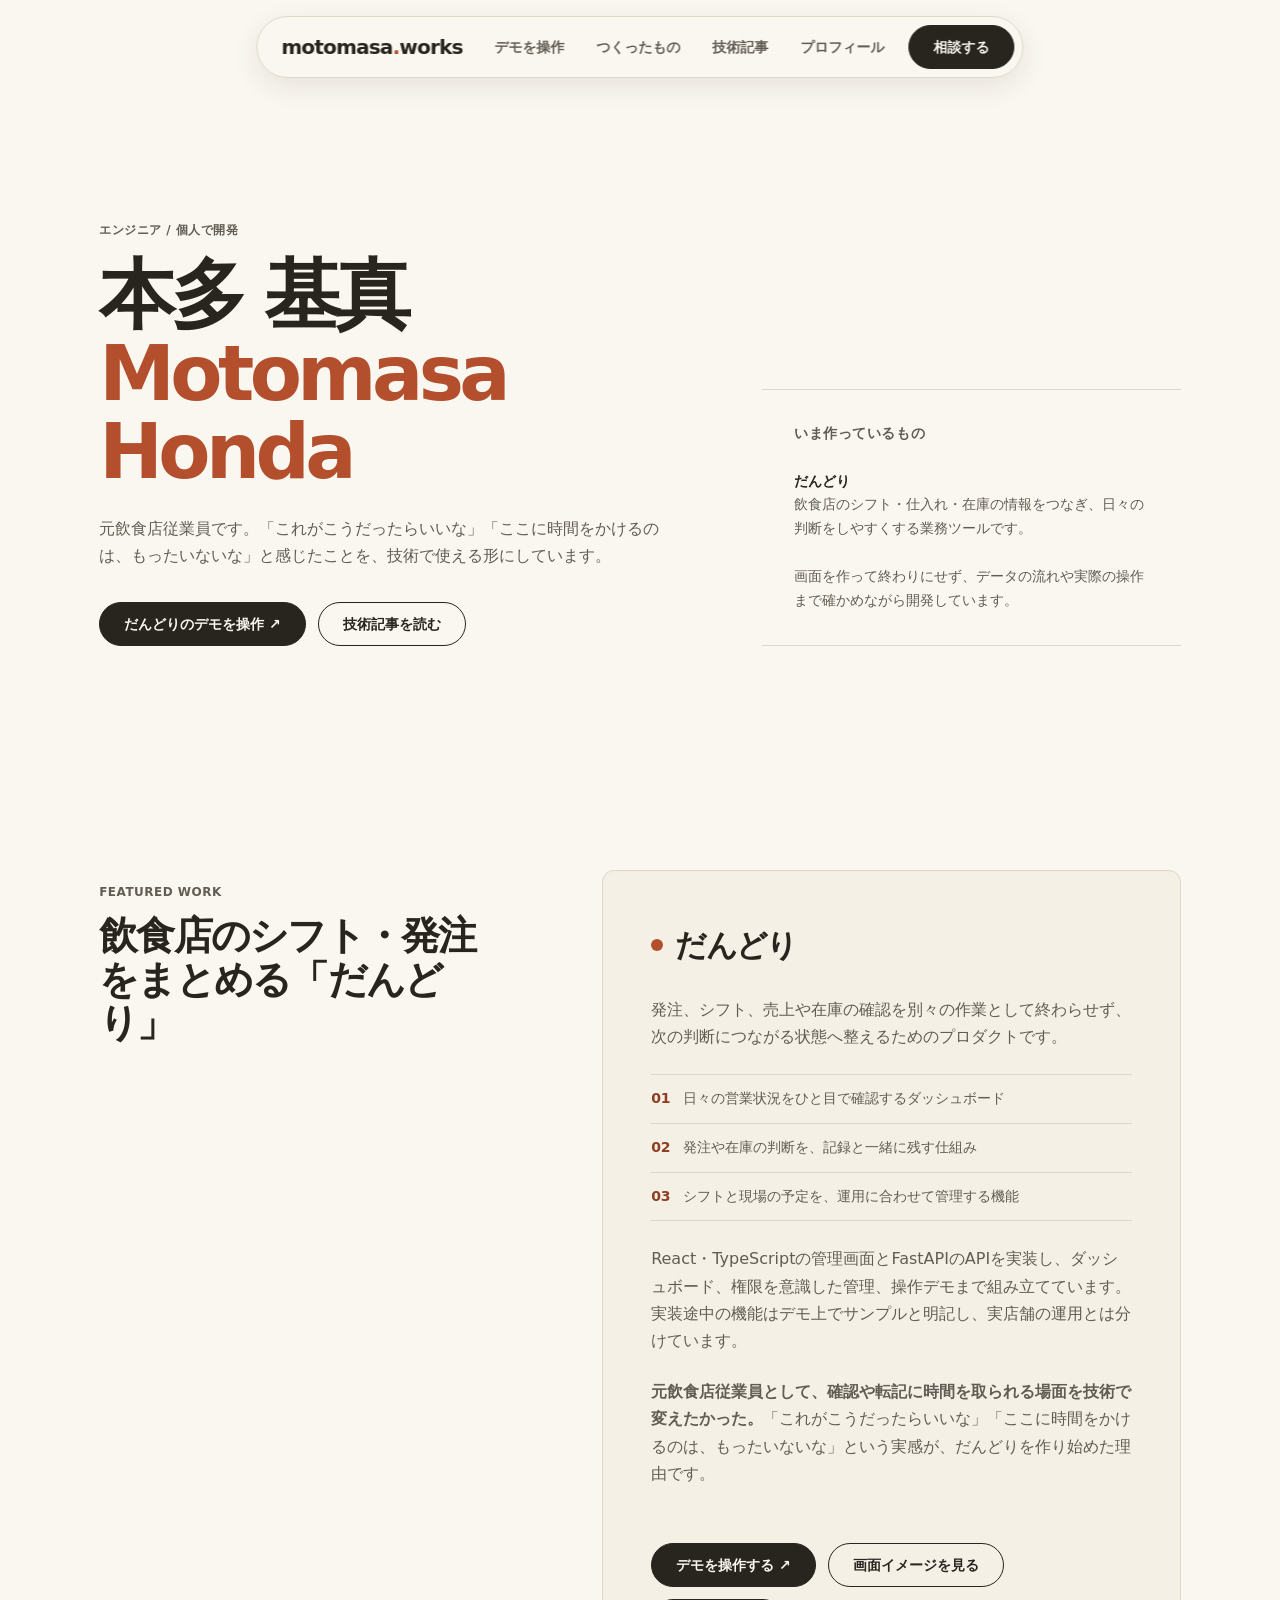
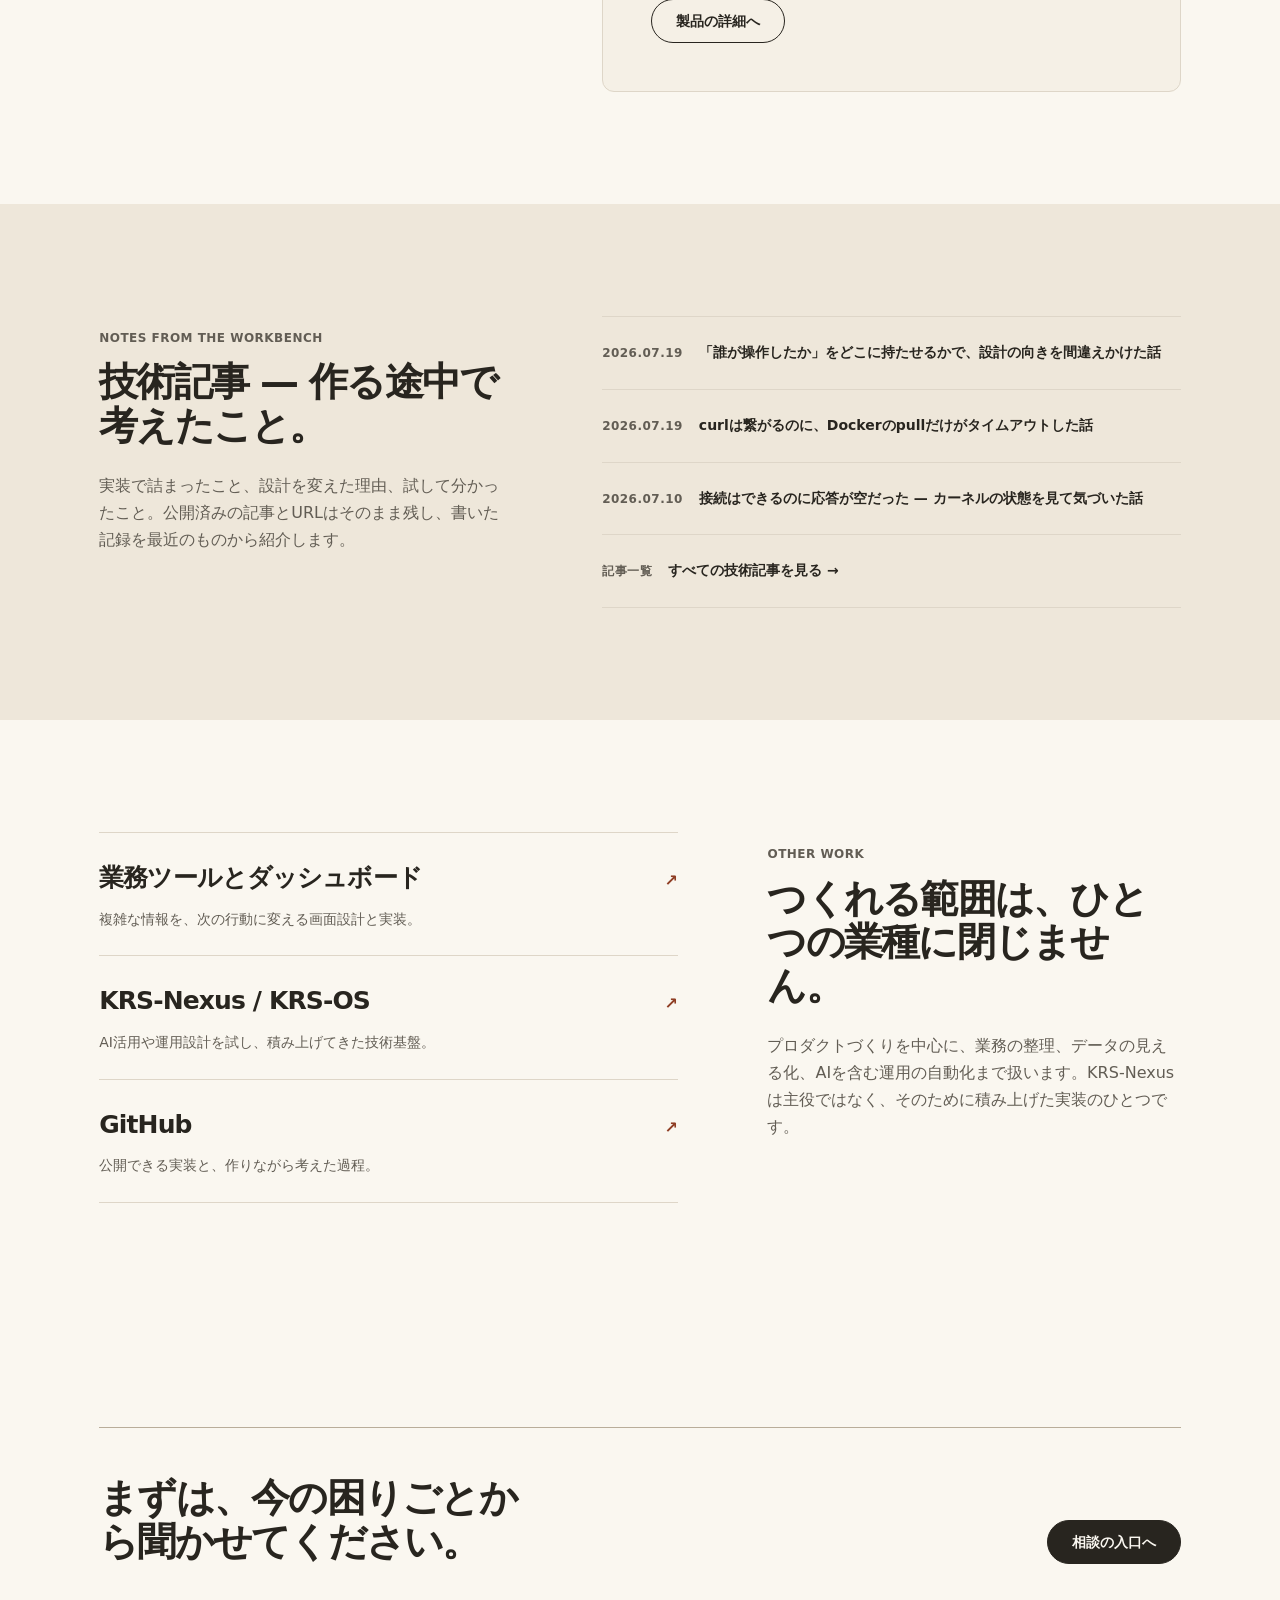
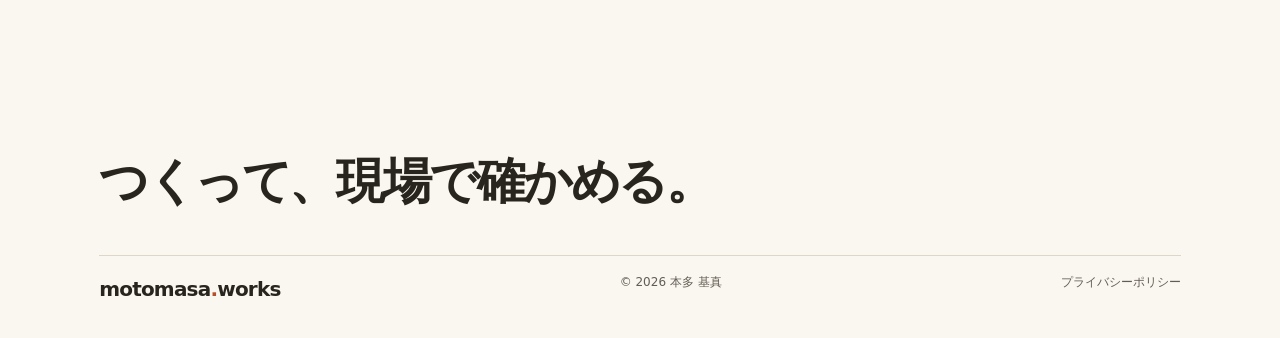
<file: index.html>
<!DOCTYPE html>
<html lang="ja">
<head>
<meta charset="utf-8">
<meta name="viewport" content="width=device-width, initial-scale=1.0">
<meta name="description" content="Motomasa Honda の個人技術サイト。飲食店の毎日を整える「だんどり」と、業務ツール・AI活用の実装記録を公開しています。">
<meta name="theme-color" content="#faf7f0">
<meta name="author" content="motomasa-honda">

<!-- Canonical -->
<link rel="canonical" href="https://personal-site-eight-delta.vercel.app/">

<!-- OGP -->
<meta property="og:type" content="website">
<meta property="og:site_name" content="Motomasa Honda">
<meta property="og:title" content="Motomasa Honda — つくって、現場で確かめる。">
<meta property="og:description" content="飲食店の毎日を整える「だんどり」と、業務ツール・AI活用の実装記録。">
<meta property="og:url" content="https://personal-site-eight-delta.vercel.app/">
<meta property="og:locale" content="ja_JP">

<!-- Twitter Card -->
<meta name="twitter:card" content="summary_large_image">
<meta name="twitter:title" content="Motomasa Honda — つくって、現場で確かめる。">
<meta name="twitter:description" content="飲食店の毎日を整える「だんどり」と、業務ツール・AI活用の実装記録。">

<!-- JSON-LD -->
<script type="application/ld+json">
{
  "@context": "https://schema.org",
  "@graph": [
    {
      "@type": "Person",
      "name": "Motomasa Honda",
      "url": "https://personal-site-eight-delta.vercel.app/",
      "description": "飲食店向け業務プラットフォーム「だんどり」と、業務ツール・AI活用の実装記録を公開する個人技術サイト。",
      "areaServed": "JP",
      "sameAs": [
        "https://github.com/motomasa-honda"
      ]
    },
    {
      "@type": "WebSite",
      "url": "https://personal-site-eight-delta.vercel.app/",
      "name": "Motomasa Honda — 個人技術サイト",
      "inLanguage": "ja"
    }
  ]
}
</script>

<title>Motomasa Honda — つくって、現場で確かめる。</title>
<link rel="stylesheet" href="/css/home.css">
<style media="not all">
:root{ --sans: 'Inter', 'Noto Sans JP', sans-serif; }

/* ── BOOT OVERLAY ─────────────────────────── */
#boot{position:fixed;inset:0;z-index:9999;background:var(--bg);
  display:flex;flex-direction:column;justify-content:center;align-items:flex-start;
  padding:60px 80px;font-family:var(--mono);font-size:13px;line-height:2;
  transition:opacity .5s ease}
#boot.hide{opacity:0;pointer-events:none}
.boot-line{color:var(--text3);overflow:hidden;white-space:nowrap;width:0}
.boot-line.ok   > .bl-status{color:var(--green)}
.boot-line.warn > .bl-status{color:var(--amber)}
.bl-label{color:var(--text2)}
.bl-status{margin-left:8px}
#boot-cursor{display:inline-block;width:9px;height:16px;background:var(--green);
  vertical-align:middle;animation:blink .7s step-end infinite}

/* ── HERO ─────────────────────────────────── */
.hero{min-height:92vh;display:grid;grid-template-columns:1fr 480px;
  align-items:center;gap:60px;
  padding:120px 80px 60px;max-width:1400px;margin:0 auto;
  position:relative;z-index:1}
.hero-eyebrow{font-family:var(--mono);font-size:10px;color:var(--text3);
  letter-spacing:3px;text-transform:uppercase;margin-bottom:20px;
  display:flex;align-items:center;gap:10px}
.hero-eyebrow::after{content:'';flex:1;height:1px;background:var(--border);max-width:80px}
.hero-name{font-family:var(--mono);font-size:clamp(32px,4.6vw,62px);font-weight:700;
  line-height:1.15;letter-spacing:-1.5px;color:var(--text-bright);margin-bottom:20px;
  overflow-wrap:anywhere;min-width:0}
/* グラデーション文字は使わない（可読性低下＋典型的なAI生成の指紋）。
   強調は単色アクセントで出す。 */
.hero-name .g{color:var(--blue)}
.hero-desc{font-size:15px;color:var(--text2);max-width:500px;line-height:1.85;margin-bottom:24px}
.hero-trustbar{display:flex;gap:18px;flex-wrap:wrap;margin-bottom:32px;
  font-family:var(--mono);font-size:10px;color:var(--text3)}
.hero-trustbar span{color:var(--green)}
.hero-cta{display:flex;gap:12px;flex-wrap:wrap}

/* ── PROBLEM ──────────────────────────────── */
.problem-grid{display:grid;grid-template-columns:repeat(3,1fr);gap:20px}
.problem-card{background:var(--bg1);border:1px solid var(--border);border-radius:var(--radius-lg);
  padding:28px 24px}
.problem-icon{font-size:24px;margin-bottom:14px}
.problem-title{font-size:14px;font-weight:600;color:var(--text-bright);margin-bottom:10px;line-height:1.5}
.problem-desc{font-size:12.5px;color:var(--text2);line-height:1.7}

/* ── SOLUTION STEPS ───────────────────────── */
.steps-wrap{display:grid;grid-template-columns:repeat(3,1fr);gap:0;
  background:var(--bg1);border:1px solid var(--border);border-radius:var(--radius-lg);overflow:hidden}
.step-cell{padding:32px 28px;border-right:1px solid var(--border);position:relative}
.step-cell:last-child{border-right:none}
.step-num{font-family:var(--mono);font-size:11px;color:var(--blue);letter-spacing:2px;margin-bottom:12px}
.step-title{font-size:15px;font-weight:600;color:var(--text-bright);margin-bottom:10px}
.step-desc{font-size:12.5px;color:var(--text2);line-height:1.7}

/* ── TRANSFORMATION TABLE ─────────────────── */
.transform-table{width:100%;border-collapse:collapse;background:var(--bg1);
  border:1px solid var(--border);border-radius:var(--radius-lg);overflow:hidden;font-size:13px}
.transform-table th{font-family:var(--mono);font-size:9px;letter-spacing:2px;text-transform:uppercase;
  color:var(--text3);padding:14px 20px;text-align:left;background:var(--bg2);border-bottom:1px solid var(--border)}
.transform-table td{padding:16px 20px;border-bottom:1px solid var(--border);color:var(--text2);line-height:1.6}
.transform-table tr:last-child td{border-bottom:none}
.transform-table td.after{color:var(--green);font-weight:500}
.transform-table td.before{color:var(--text3)}

/* ── PRODUCT / KRS-OS ─────────────────────── */
.krs-wrapper{background:var(--bg1);border:1px solid var(--border);border-radius:6px;
  overflow:hidden;position:relative}
/* 多色レインボー罫は装飾過多。主アクセント1色のフェードに絞る。 */
.krs-wrapper::before{content:'';position:absolute;top:0;left:0;right:0;height:1px;
  background:linear-gradient(90deg,transparent,var(--blue),transparent)}
.krs-grid{display:grid;grid-template-columns:1fr 1fr;gap:0}
.krs-left{padding:48px;border-right:1px solid var(--border)}
.krs-right{padding:48px}
.krs-eyebrow{font-family:var(--mono);font-size:9px;color:var(--purple);
  letter-spacing:3px;text-transform:uppercase;margin-bottom:14px}
.krs-h{font-size:24px;font-weight:600;color:#dce8ff;line-height:1.3;margin-bottom:14px;
  font-family:var(--mono)}
.krs-desc{font-size:14px;color:var(--text2);line-height:1.8;margin-bottom:24px}
.feature-list{display:flex;flex-direction:column;gap:12px}
.feature-item{display:flex;gap:12px;align-items:flex-start;font-size:13px;color:var(--text2)}
.feature-item .fi{flex-shrink:0}
.feature-item strong{color:var(--text)}
.layer-list{display:flex;flex-direction:column;gap:4px}
.layer-row{display:flex;align-items:center;gap:10px;padding:7px 10px;
  background:var(--bg2);border:1px solid var(--border);border-radius:3px;
  font-family:var(--mono);font-size:10px}
.lr-num{color:var(--text3);width:18px;flex-shrink:0}
.lr-name{color:var(--blue);width:100px;flex-shrink:0}
.lr-desc{color:var(--text3);flex:1;font-size:9px}

/* ── SERVICES CARDS ───────────────────────── */
.services-grid{display:grid;grid-template-columns:repeat(3,1fr);gap:18px}
.svc-card{background:var(--bg1);border:1px solid var(--border);border-radius:var(--radius-lg);
  padding:28px 24px;display:flex;flex-direction:column;gap:14px;position:relative;overflow:hidden}
.svc-card.featured::before{content:'';position:absolute;top:0;left:0;right:0;height:2px;
  background:linear-gradient(90deg,var(--blue),var(--purple))}
.svc-label{font-family:var(--mono);font-size:9px;color:var(--text3);letter-spacing:2px;text-transform:uppercase}
.svc-name{font-size:16px;font-weight:600;color:var(--text-bright)}
.svc-price{font-family:var(--mono);font-size:20px;color:var(--blue)}
.svc-price small{font-size:11px;color:var(--text3)}
.svc-desc{font-size:12.5px;color:var(--text2);line-height:1.7;flex:1}
.svc-link{font-family:var(--mono);font-size:10px;color:var(--blue);letter-spacing:1px}

/* ── CAPACITY BADGE ───────────────────────── */
.capacity-badge{display:inline-flex;align-items:center;gap:8px;
  background:rgba(0,230,118,.06);border:1px solid rgba(0,230,118,.2);border-radius:20px;
  padding:6px 16px;font-family:var(--mono);font-size:11px;color:var(--green);margin-bottom:28px}

/* ── WHY SOLO ─────────────────────────────── */
.whysolo-wrap{background:var(--bg1);border:1px solid var(--border);border-radius:var(--radius-lg);overflow:hidden}
.whysolo-item{display:grid;grid-template-columns:200px 1fr;gap:24px;padding:24px 32px;
  border-bottom:1px solid var(--border)}
.whysolo-item:last-child{border-bottom:none}
.whysolo-title{font-size:13px;font-weight:600;color:var(--text-bright);font-family:var(--mono)}
.whysolo-desc{font-size:13px;color:var(--text2);line-height:1.75}

/* ── STATS (reused) ───────────────────────── */
.stats-grid{display:grid;grid-template-columns:repeat(4,1fr);gap:1px;
  border:1px solid var(--border);border-radius:4px;overflow:hidden;background:var(--border)}
.stat-cell{background:var(--bg1);padding:28px 24px;position:relative}
.stat-n{font-family:var(--mono);font-size:36px;font-weight:700;
  color:var(--acc-color);line-height:1;margin-bottom:4px}
.stat-l{font-family:var(--mono);font-size:9px;color:var(--text3);
  letter-spacing:2px;text-transform:uppercase;margin-bottom:2px}
.stat-s{font-family:var(--mono);font-size:10px;color:var(--text3)}

/* ── BLOG (reused) ────────────────────────── */
.blog-grid{display:grid;grid-template-columns:repeat(3,1fr);gap:14px}
.blog-card{background:var(--bg1);border:1px solid var(--border);border-radius:4px;
  padding:22px;transition:all .12s;display:block;position:relative;overflow:hidden}
.blog-card:hover{border-color:var(--border2);transform:translateY(-2px)}
.blog-card::before{content:'';position:absolute;top:0;left:0;right:0;height:1px;
  background:var(--card-acc,linear-gradient(90deg,var(--blue),var(--purple)))}
.blog-meta{display:flex;align-items:center;gap:8px;margin-bottom:10px;flex-wrap:wrap}
.blog-date{font-family:var(--mono);font-size:9px;color:var(--text3)}
.blog-title{font-size:13px;font-weight:500;color:var(--text);line-height:1.5;margin-bottom:8px}
.blog-excerpt{font-size:12px;color:var(--text2);line-height:1.65;margin-bottom:14px}
.blog-footer{display:flex;justify-content:flex-end;font-family:var(--mono);font-size:9px;color:var(--blue)}

/* ── FINAL CTA ────────────────────────────── */
.final-cta{text-align:center;padding:64px 40px;background:var(--bg1);border:1px solid var(--border);
  border-radius:var(--radius-lg)}
.final-cta h2{font-family:var(--mono);font-size:clamp(22px,3vw,32px);color:var(--text-bright);margin-bottom:14px}
.final-cta p{font-size:13.5px;color:var(--text2);max-width:520px;margin:0 auto 28px;line-height:1.75}
.final-cta .hero-cta{justify-content:center}

/* ── RESPONSIVE ───────────────────────────── */
@media(max-width:1100px){
  .hero{grid-template-columns:1fr;gap:40px;padding:110px 40px 50px}
  .term-card{display:none}
  .krs-grid,.steps-wrap{grid-template-columns:1fr}
  .krs-left,.step-cell{border-right:none;border-bottom:1px solid var(--border)}
  .stats-grid,.problem-grid,.services-grid{grid-template-columns:repeat(2,1fr)}
  .blog-grid{grid-template-columns:1fr}
  .whysolo-item{grid-template-columns:1fr;gap:8px}
  .transform-table{font-size:11.5px}
  .transform-table th,.transform-table td{padding:10px 12px}
}
@media(max-width:640px){
  .stats-grid,.problem-grid,.services-grid{grid-template-columns:1fr}
}
@media(prefers-reduced-motion:reduce){
  #boot{display:none}
}
</style>
</head>
<body class="home-v2">

<!-- The previous corporate homepage is retained as inert reference markup; it is not rendered. -->
<template id="archived-home-v1">
<div id="boot">
  <div style="font-family:var(--mono);font-size:10px;color:var(--text3);letter-spacing:2px;margin-bottom:24px">
    RM-ENGINEERING — AI-OS IMPLEMENTATION STUDIO
  </div>
  <div id="boot-lines"></div>
  <div style="margin-top:8px"><span id="boot-cursor"></span></div>
</div>

<a class="skip-link legacy-skip" href="#main">Skip to content</a>

<nav aria-label="Primary">
  <a class="nav-logo" href="/" aria-label="RM-Engineering home">RM<em>.ENG</em></a>
  <ul class="nav-links">
    <li><a href="/product.html">Product</a></li>
    <li><a href="/services.html">Services</a></li>
    <li><a href="/approach.html">Approach</a></li>
    <li><a href="/apps.html">Portfolio</a></li>
    <li><a href="/blog.html">Blog</a></li>
    <li><a href="/about.html">About</a></li>
    <li><a href="/contact.html" class="btn btn-primary" style="padding:6px 16px">お問い合わせ</a></li>
  </ul>
  <button class="nav-toggle" data-nav-toggle aria-label="Toggle navigation" aria-expanded="false">≡</button>
</nav>

<main id="main">

<!-- HERO -->
<section class="hero">
  <div class="hero-left">
    <div class="hero-eyebrow">AI-OS Implementation Studio</div>
    <div class="hero-name">
      AI-OSを、あなたの業務に。<br><span class="g">SIerではなく、ひとりの技術者と直接。</span>
    </div>
    <p class="hero-desc">
      RM-Engineering は、企業の業務プロセスにマルチエージェントAI基盤「KRS-OS」を
      実装する個人技術事務所です。ヒアリングから実装・運用まで、すべて代表ひとりが担当し、
      平均3週間で稼働開始します。
    </p>
    <div class="hero-trustbar">
      <div><span>✓</span> 平均3週間で本番稼働</div>
      <div><span>✓</span> 納品コード完全開示</div>
      <div><span>✓</span> NDA・オンプレ対応</div>
    </div>
    <div class="hero-cta">
      <a class="btn btn-primary" href="/contact.html">無料相談を予約する (30分)</a>
      <a class="btn btn-ghost" href="/apps.html">実績を見る →</a>
    </div>
  </div>

  <div class="term-card">
    <div class="term-bar">
      <span class="td td-r"></span>
      <span class="td td-y"></span>
      <span class="td td-g"></span>
      <span class="term-title">invoice_ops.py — krs-os</span>
    </div>
    <div class="term-body">
<span class="t-comment"># 経理チームの請求書処理をAI-OS化する</span>
<br>
<span class="t-kw">from</span> <span class="t-fn">krs_os</span> <span class="t-kw">import</span> Agent
<br>
<span class="t-blank"></span>
invoice_agent = <span class="t-fn">Agent</span>(
<br>
&nbsp;&nbsp;workflow=<span class="t-str">"jp_invoice_ops_v2"</span>,
<br>
&nbsp;&nbsp;llm_routing=<span class="t-str">"auto"</span>,<span class="t-comment">  # ローカル/クラウド自動選択</span>
<br>
&nbsp;&nbsp;audit_log=<span class="t-num">True</span>,<span class="t-comment">      # 全実行を監査可能</span>
<br>
)
<br>
<span class="t-blank"></span>
<span class="t-comment"># 月間1,200件を自動処理</span>
<br>
result = invoice_agent.<span class="t-fn">run</span>(
<br>
&nbsp;&nbsp;input=<span class="t-str">"s3://acme/invoices/2026-07/"</span>
<br>
)
<br>
<span class="t-blank"></span>
<span class="t-ok">✓ success</span> <span class="t-dim">担当者の作業時間 −78%</span>
    </div>
  </div>
</section>

<!-- JOURNEY STEPPER -->
<div class="journey" style="margin:56px auto 56px">
  <div class="journey-step">
    <span class="js-arrow">→</span>
    <div class="js-num">STEP 01</div>
    <div class="js-title">課題と解決策を知る</div>
    <div class="js-desc">AI導入でよくある壁と、AI-OSでどう解決するかを確認します。</div>
  </div>
  <div class="journey-step">
    <span class="js-arrow">→</span>
    <div class="js-num">STEP 02</div>
    <div class="js-title">実績・仕組みを確認</div>
    <div class="js-desc">KRS-OSの構造と、実際に動かしている運用実績を見て判断できます。</div>
  </div>
  <div class="journey-step">
    <div class="js-num">STEP 03</div>
    <div class="js-title">無料相談する</div>
    <div class="js-desc">30分のヒアリングで、御見積の目安をお伝えします。</div>
  </div>
</div>

<hr class="divider">

<!-- PROBLEM -->
<section class="section" id="problem">
  <div class="sec-head">
    <div class="sec-eyebrow"><span class="sl-num">01</span> PROBLEM</div>
    <h2 class="sec-title">AI導入、こんな壁にぶつかっていませんか？</h2>
  </div>
  <div class="problem-grid">
    <div class="problem-card">
      <div class="problem-icon">🧱</div>
      <div class="problem-title">見積が数千万、着手まで半年</div>
      <div class="problem-desc">大手SIer案件の典型的なリードタイム。意思決定してから実際に動き出すまでが長すぎる。</div>
    </div>
    <div class="problem-card">
      <div class="problem-icon">🧱</div>
      <div class="problem-title">PoC止まり、本番運用に届かない</div>
      <div class="problem-desc">実証実験は成功したのに、内製化しきれず中間状態のまま止まってしまう。</div>
    </div>
    <div class="problem-card">
      <div class="problem-icon">🧱</div>
      <div class="problem-title">ブラックボックスのSaaS</div>
      <div class="problem-desc">カスタマイズできず、社内データを外部に預けることにも抵抗がある。</div>
    </div>
  </div>
</section>

<hr class="divider">

<!-- SOLUTION -->
<section class="section" id="solution">
  <div class="sec-head">
    <div class="sec-eyebrow"><span class="sl-num">02</span> SOLUTION</div>
    <h2 class="sec-title">AI-OS を、ひとりの専門家が直接実装する</h2>
    <p class="sec-sub">ヒアリングから実装・運用まで、間にベンダーを挟まず一貫して担当します。</p>
  </div>
  <div class="steps-wrap">
    <div class="step-cell">
      <div class="step-num">STEP 01</div>
      <div class="step-title">ヒアリング</div>
      <div class="step-desc">業務プロセスをOS的にモデル化する、無料相談30分から。</div>
    </div>
    <div class="step-cell">
      <div class="step-num">STEP 02</div>
      <div class="step-title">設計 &amp; 実装</div>
      <div class="step-desc">KRS-OS 上に業務専用エージェントを構築。平均3週間。</div>
    </div>
    <div class="step-cell">
      <div class="step-num">STEP 03</div>
      <div class="step-title">納品 &amp; 運用</div>
      <div class="step-desc">コード完全開示、社内引き継ぎまたは継続サポート。</div>
    </div>
  </div>
</section>

<hr class="divider">

<!-- TRANSFORMATION -->
<section class="section" id="transformation">
  <div class="sec-head">
    <div class="sec-eyebrow"><span class="sl-num">03</span> TRANSFORMATION</div>
    <h2 class="sec-title">導入前と導入後</h2>
  </div>
  <div style="overflow-x:auto">
  <table class="transform-table">
    <thead><tr><th>Before(よくある状況)</th><th>After(RM-Engineering 導入後)</th></tr></thead>
    <tbody>
      <tr><td class="before">見積依頼から着手まで 3ヶ月</td><td class="after">相談から着手まで 1週間</td></tr>
      <tr><td class="before">プロジェクト費 数千万円〜</td><td class="after">Fixed-scope パッケージ 50万〜</td></tr>
      <tr><td class="before">中間ベンダー 3社介在</td><td class="after">代表と直接1対1</td></tr>
      <tr><td class="before">納品物が仕様書とバイナリ</td><td class="after">納品物にソースコード全開示</td></tr>
      <tr><td class="before">SLA・監査ログなし</td><td class="after">全実行を監査可能・SLA明記</td></tr>
    </tbody>
  </table>
  </div>
</section>

<hr class="divider">

<!-- PRODUCT HIGHLIGHT -->
<section class="section" id="krs">
  <div class="sec-head">
    <div class="sec-eyebrow"><span class="sl-num">04</span> CORE PRODUCT</div>
    <h2 class="sec-title">KRS-OS — 7層アーキテクチャのAI基盤</h2>
  </div>
  <div class="krs-wrapper">
    <div class="krs-grid">
      <div class="krs-left">
        <div class="krs-eyebrow">SYSTEM OVERVIEW</div>
        <div class="krs-h">7層アーキテクチャで組む、<br>企業向けマルチエージェントAI基盤</div>
        <p class="krs-desc">
          単発のAIツールではなく、業務プロセスを層で構造化する思想。ヒアリングした業務を
          KRS-OS 上のエージェントとして実装し、監査可能な形で本番運用します。
        </p>
        <div class="feature-list">
          <div class="feature-item"><span class="fi">🔌</span><span><strong>マルチLLMオーケストレーション</strong> — ローカル / OpenAI / Anthropic を自動ルーティング</span></div>
          <div class="feature-item"><span class="fi">🧠</span><span><strong>207+ スキルライブラリ</strong> — 業務スキルを再利用可能な形で蓄積</span></div>
          <div class="feature-item"><span class="fi">🏢</span><span><strong>オンプレ / VPC 対応</strong> — データを外に出さない構成が選べる</span></div>
        </div>
        <div style="margin-top:24px">
          <a class="btn btn-ghost" href="/product.html">Product の詳細を見る →</a>
        </div>
      </div>
      <div class="krs-right">
        <div class="krs-eyebrow">7-LAYER ARCHITECTURE</div>
        <div class="layer-list">
          <div class="layer-row"><span class="lr-num">07</span><span class="lr-name">interfaces/</span><span class="lr-desc">Web UI / API / 通知連携</span></div>
          <div class="layer-row"><span class="lr-num">06</span><span class="lr-name">skills/</span><span class="lr-desc">業務スキルライブラリ (207+)</span></div>
          <div class="layer-row"><span class="lr-num">05</span><span class="lr-name">runtime/</span><span class="lr-desc">エージェント実行環境</span></div>
          <div class="layer-row"><span class="lr-num">04</span><span class="lr-name">tools/</span><span class="lr-desc">Shell / Python / DB / SaaS 連携</span></div>
          <div class="layer-row"><span class="lr-num">03</span><span class="lr-name">router/</span><span class="lr-desc">LLMルーティング (ローカル/クラウド)</span></div>
          <div class="layer-row"><span class="lr-num">02</span><span class="lr-name">memory/</span><span class="lr-desc">会話・プロジェクト永続記憶</span></div>
          <div class="layer-row"><span class="lr-num">01</span><span class="lr-name">knowledge/</span><span class="lr-desc">スキル・ドメイン知識ベース</span></div>
        </div>
      </div>
    </div>
  </div>
</section>

<hr class="divider">

<!-- PORTFOLIO / 実績 PREVIEW -->
<section class="section" id="portfolio-preview">
  <div class="sec-head">
    <div class="sec-eyebrow"><span class="sl-num">05</span> PORTFOLIO</div>
    <h2 class="sec-title">机上の設計ではなく、実際に動いている実績</h2>
    <p class="sec-sub">KRS-OS は、自分自身の運用でも日々動かしている基盤です。「作れます」ではなく「動かしています」を、実物で確認いただけます。</p>
  </div>
  <div class="proof-preview">
    <a class="proof-card" href="/apps.html">
      <span class="pc-tag"><span class="pulse" style="width:6px;height:6px;border-radius:50%;background:var(--green)"></span> LIVE</span>
      <div class="pc-title">KRS-OS Command Center</div>
      <div class="pc-desc">CPU/GPU/メモリの実測ゲージ、実行パイプラインのSVG可視化、承認待ちタスクのキューまでを1画面にまとめた運用ダッシュボード。実際に稼働中です。</div>
      <span class="pc-link">実績を見る →</span>
    </a>
    <a class="proof-card" href="/apps.html">
      <span class="pc-tag"><span class="pulse" style="width:6px;height:6px;border-radius:50%;background:var(--green)"></span> LIVE</span>
      <div class="pc-title">KaggleAgent</div>
      <div class="pc-desc">複数LLMにPlanner / Coder / Judge の役割を分担させ、自己検証しながら反復改善する自律エージェント。KRS-OSの推論・運用能力を実データで検証したケーススタディ。</div>
      <span class="pc-link">実績を見る →</span>
    </a>
  </div>
  <div style="text-align:center;margin-top:28px">
    <a href="/apps.html" class="btn btn-ghost">Portfolio をすべて見る →</a>
  </div>
</section>

<hr class="divider">

<!-- SERVICES -->
<section class="section" id="services">
  <div class="sec-head">
    <div class="sec-eyebrow"><span class="sl-num">06</span> SERVICES</div>
    <h2 class="sec-title">3つの関わり方から選べます</h2>
  </div>
  <div class="capacity-badge"><span class="pulse" style="width:6px;height:6px;border-radius:50%;background:var(--green)"></span> 受注可能枠: 残り3社(2026年7月時点)</div>
  <div class="services-grid">
    <div class="svc-card featured">
      <div class="svc-label">Fixed-scope</div>
      <div class="svc-name">AI-OS 導入パッケージ</div>
      <div class="svc-price">50万円〜<small>/ 3週間</small></div>
      <div class="svc-desc">業務1プロセスをAI-OS化する、成果物確定の3週間パッケージ。ヒアリング → 実装 → 納品・引き継ぎ + 1ヶ月保守。</div>
      <a class="svc-link" href="/services.html">詳細を見る →</a>
    </div>
    <div class="svc-card">
      <div class="svc-label">Retainer</div>
      <div class="svc-name">月次リテナー</div>
      <div class="svc-price">20万円〜<small>/ 月</small></div>
      <div class="svc-desc">AI-OS の継続改善と、社内AI相談窓口を月契約で。月8時間の実装対応 + 月次レビュー。契約期間3ヶ月〜。</div>
      <a class="svc-link" href="/services.html">詳細を見る →</a>
    </div>
    <div class="svc-card">
      <div class="svc-label">Custom</div>
      <div class="svc-name">カスタム開発</div>
      <div class="svc-price">個別見積<small>目安200万〜</small></div>
      <div class="svc-desc">業務要件が大きい、複数プロセスを統合したい場合の個別見積。部門横断のAI-OS導入向け。</div>
      <a class="svc-link" href="/services.html">詳細を見る →</a>
    </div>
  </div>
</section>

<hr class="divider">

<!-- WHY SOLO -->
<section class="section" id="why-solo">
  <div class="sec-head">
    <div class="sec-eyebrow"><span class="sl-num">07</span> WHY SOLO</div>
    <h2 class="sec-title">なぜ、"ひとり" に頼むのか</h2>
    <p class="sec-sub">「個人事業主に発注して大丈夫か？」— 当然の疑問です。RM-Engineering は、その懸念に5つの仕組みで正面から答えます。</p>
  </div>
  <div class="whysolo-wrap">
    <div class="whysolo-item">
      <div class="whysolo-title">① 継続性</div>
      <div class="whysolo-desc">GitHub の日次コミット、技術ブログでの執筆を継続的に公開。停止した場合の連絡フローも契約書に明記します。</div>
    </div>
    <div class="whysolo-item">
      <div class="whysolo-title">② キャパシティ</div>
      <div class="whysolo-desc">同時進行は最大3社まで。現在の受注可能枠を本サイトに常時表示し、キャパシティを透明化しています。</div>
    </div>
    <div class="whysolo-item">
      <div class="whysolo-title">③ 品質保証</div>
      <div class="whysolo-desc">全プロジェクトで納品コード完全開示。Fixed-scope パッケージは成果物リストを事前確定します。</div>
    </div>
    <div class="whysolo-item">
      <div class="whysolo-title">④ サポート &amp; SLA</div>
      <div class="whysolo-desc">営業日12時間以内応答、緊急時オプション(24/7)あり。契約書に明記した上でお約束します。</div>
    </div>
    <div class="whysolo-item">
      <div class="whysolo-title">⑤ セキュリティ</div>
      <div class="whysolo-desc">NDA前提、オンプレ / VPC構成対応、データ持ち出しなし構成も選択可能です。</div>
    </div>
  </div>
</section>

<hr class="divider">

<!-- PROOF / NUMBERS -->
<section class="section" id="stats">
  <div class="sec-head">
    <div class="sec-eyebrow"><span class="sl-num">08</span> NUMBERS &amp; PROOF</div>
    <h2 class="sec-title">数字で見るKRS-OS</h2>
  </div>
  <div class="stats-grid">
    <div class="stat-cell" style="--acc-color:var(--green)">
      <div class="stat-l">Skills in KB</div>
      <div class="stat-n">207</div>
      <div class="stat-s">再利用可能な業務スキル</div>
    </div>
    <div class="stat-cell" style="--acc-color:var(--blue)">
      <div class="stat-l">Architecture</div>
      <div class="stat-n">7-Layer</div>
      <div class="stat-s">KRS-OS アーキテクチャ</div>
    </div>
    <div class="stat-cell" style="--acc-color:var(--purple)">
      <div class="stat-l">LLM Models</div>
      <div class="stat-n">6</div>
      <div class="stat-s">Orchestrated (ローカル+クラウド)</div>
    </div>
    <div class="stat-cell" style="--acc-color:var(--cyan)">
      <div class="stat-l">Operation</div>
      <div class="stat-n">24/7</div>
      <div class="stat-s">Autonomous Operation Ready</div>
    </div>
  </div>
</section>

<hr class="divider">

<!-- BLOG -->
<section class="section" id="blog">
  <div class="sec-head">
    <div class="sec-eyebrow"><span class="sl-num">09</span> INSIGHTS</div>
    <h2 class="sec-title">最新の技術記事</h2>
    <p class="sec-sub">推論・自己検証・運用の知見を積み上げています。これがそのままKRS-OSの実装力です。</p>
  </div>
  <div class="blog-grid">
    <a class="blog-card" href="/post.html?slug=2026-07-10-two-wrong-guesses-before-the-kernel-told-me"
      style="--card-acc:linear-gradient(90deg,var(--blue),var(--cyan))">
      <div class="blog-meta">
        <span class="tag tag-blue">Network</span>
        <span class="blog-date">2026.07.10</span>
      </div>
      <div class="blog-title">接続はできるのに応答が空だった — カーネルの状態を見て気づいた話</div>
      <div class="blog-excerpt">2台構成で片方からもう片方のローカルLLMサーバーへアクセスすると応答が返らない現象を、仮説を2つ外した末に原因特定した記録。</div>
      <div class="blog-footer">続きを読む →</div>
    </a>
    <a class="blog-card" href="/post.html?slug=2026-07-09-more-workers-no-faster"
      style="--card-acc:linear-gradient(90deg,var(--green),var(--cyan))">
      <div class="blog-meta">
        <span class="tag tag-purple">Architecture</span>
        <span class="blog-date">2026.07.09</span>
      </div>
      <div class="blog-title">Workerを増やしても速くならなかった話</div>
      <div class="blog-excerpt">仕様書に書いた並列化が実装されていなかった問題を、既存契約を壊さず修正した過程の記録。</div>
      <div class="blog-footer">続きを読む →</div>
    </a>
    <a class="blog-card" href="/post.html?slug=2026-07-03-growing-a-dependency-free-command-center"
      style="--card-acc:linear-gradient(90deg,var(--cyan),var(--blue))">
      <div class="blog-meta">
        <span class="tag tag-cyan">UI</span>
        <span class="blog-date">2026.07.03</span>
      </div>
      <div class="blog-title">依存フリーで運用コマンドセンターを育てる</div>
      <div class="blog-excerpt">CPU/GPU/RAMの実測ゲージが出る運用ダッシュボードを、外部依存ゼロで育てた設計の記録。</div>
      <div class="blog-footer">続きを読む →</div>
    </a>
  </div>
  <div style="text-align:center;margin-top:28px">
    <a href="/blog.html" class="btn btn-ghost">全記事を見る →</a>
  </div>
</section>

<hr class="divider">

<!-- FINAL CTA -->
<section class="section">
  <div class="final-cta">
    <h2>まずは30分の無料相談から。</h2>
    <p>導入検討、技術質問、協業のご相談まで、お気軽にどうぞ。準備物ゼロ、ヒアリングのみで御見積の目安をお伝えします。</p>
    <div class="hero-cta">
      <a class="btn btn-primary" href="/contact.html">無料相談を予約する</a>
      <a class="btn btn-ghost" href="/services.html">料金を見る</a>
    </div>
  </div>
</section>

</main>

<footer>
  <div class="foot-logo">[[RM.ENG]] // Recursive Motomasa Engineering</div>
  <div class="foot-links">
    <a href="/product.html">Product</a>
    <a href="/services.html">Services</a>
    <a href="/approach.html">Approach</a>
    <a href="/blog.html">Blog</a>
    <a href="/about.html">About</a>
    <a href="/contact.html">Contact</a>
    <a href="/privacy.html">プライバシーポリシー</a>
    <a href="/tokushoho.html">特定商取引法に基づく表記</a>
    <a href="/llms.txt">For AI Agents (llms.txt)</a>
    <a href="https://dandori-lp.vercel.app/" target="_blank" rel="noopener">だんどり（飲食店向けSaaS）↗</a>
  </div>
  <div class="foot-copy">© 2026 RM-Engineering</div>
</footer>

</template>

<a class="skip-link" href="#new-main">本文へ移動</a>

<nav class="site-nav" aria-label="Primary">
  <a class="wordmark" href="/" aria-label="Motomasa Honda home">motomasa<span>.</span>works</a>
  <ul class="nav-links">
    <li><a href="https://dandori-lp.vercel.app/demo/#/dashboard">デモを操作</a></li>
    <li><a href="/apps.html">つくったもの</a></li>
    <li><a href="/blog.html">技術記事</a></li>
    <li><a href="/about.html">プロフィール</a></li>
    <li><a href="/contact.html" class="nav-cta">相談する</a></li>
  </ul>
  <button class="nav-toggle" data-nav-toggle aria-label="メニューを開く" aria-expanded="false">Menu</button>
</nav>

<main id="new-main">
  <section class="hero" aria-labelledby="hero-title">
    <div>
      <p class="hero-kicker">エンジニア / 個人で開発</p>
      <h1 id="hero-title">本多 基真<br><span>Motomasa Honda</span></h1>
      <p class="hero-copy">元飲食店従業員です。「これがこうだったらいいな」「ここに時間をかけるのは、もったいないな」と感じたことを、技術で使える形にしています。</p>
      <div class="hero-actions">
        <a class="button-primary" href="https://dandori-lp.vercel.app/demo/#/dashboard">だんどりのデモを操作 ↗</a>
        <a class="button-secondary" href="/blog.html">技術記事を読む</a>
      </div>
    </div>
    <aside class="hero-note" aria-label="このサイトについて">
      <p class="project-label">いま作っているもの</p>
      <p><strong>だんどり</strong><br>飲食店のシフト・仕入れ・在庫の情報をつなぎ、日々の判断をしやすくする業務ツールです。</p>
      <p>画面を作って終わりにせず、データの流れや実際の操作まで確かめながら開発しています。</p>
    </aside>
  </section>

  <section class="page-section split-section" aria-labelledby="dandori-title">
    <div>
      <p class="section-kicker">FEATURED WORK</p>
      <h2 class="section-heading" id="dandori-title">飲食店のシフト・発注をまとめる「だんどり」</h2>
    </div>
    <div class="dandori-sheet">
      <div class="dandori-mark"><span class="dandori-dot" aria-hidden="true"></span>だんどり</div>
      <p>発注、シフト、売上や在庫の確認を別々の作業として終わらせず、次の判断につながる状態へ整えるためのプロダクトです。</p>
      <ul class="dandori-list">
        <li><span>01</span>日々の営業状況をひと目で確認するダッシュボード</li>
        <li><span>02</span>発注や在庫の判断を、記録と一緒に残す仕組み</li>
        <li><span>03</span>シフトと現場の予定を、運用に合わせて管理する機能</li>
      </ul>
      <p>React・TypeScriptの管理画面とFastAPIのAPIを実装し、ダッシュボード、権限を意識した管理、操作デモまで組み立てています。実装途中の機能はデモ上でサンプルと明記し、実店舗の運用とは分けています。</p>
      <p><strong>元飲食店従業員として、確認や転記に時間を取られる場面を技術で変えたかった。</strong>「これがこうだったらいいな」「ここに時間をかけるのは、もったいないな」という実感が、だんどりを作り始めた理由です。</p>
      <div class="hero-actions">
        <a class="button-primary" href="https://dandori-lp.vercel.app/demo/#/dashboard">デモを操作する ↗</a>
        <a class="button-secondary" href="https://dandori-lp.vercel.app/#screens">画面イメージを見る</a>
        <a class="button-secondary" href="https://dandori-lp.vercel.app/">製品の詳細へ</a>
      </div>
    </div>
  </section>

  <section class="archive" aria-labelledby="archive-title">
    <div class="page-section archive-grid">
      <div>
        <p class="section-kicker">NOTES FROM THE WORKBENCH</p>
        <h2 class="section-heading" id="archive-title">技術記事 — 作る途中で考えたこと。</h2>
        <p class="section-copy">実装で詰まったこと、設計を変えた理由、試して分かったこと。公開済みの記事とURLはそのまま残し、書いた記録を最近のものから紹介します。</p>
      </div>
      <div class="archive-links">
        <a class="archive-link" href="/post.html?slug=2026-07-19-where-should-the-actor-identity-live"><span class="archive-meta">2026.07.19</span><strong>「誰が操作したか」をどこに持たせるかで、設計の向きを間違えかけた話</strong></a>
        <a class="archive-link" href="/post.html?slug=2026-07-19-curl-worked-but-docker-pull-timed-out"><span class="archive-meta">2026.07.19</span><strong>curlは繋がるのに、Dockerのpullだけがタイムアウトした話</strong></a>
        <a class="archive-link" href="/post.html?slug=2026-07-10-two-wrong-guesses-before-the-kernel-told-me"><span class="archive-meta">2026.07.10</span><strong>接続はできるのに応答が空だった — カーネルの状態を見て気づいた話</strong></a>
        <a class="archive-link" href="/blog.html"><span class="archive-meta">記事一覧</span><strong>すべての技術記事を見る →</strong></a>
      </div>
    </div>
  </section>

  <section class="page-section split-section reverse" aria-labelledby="work-title">
    <div class="work-list">
      <a class="work-item" href="/apps.html"><span><span class="work-title">業務ツールとダッシュボード</span><span class="work-detail">複雑な情報を、次の行動に変える画面設計と実装。</span></span><span class="work-arrow">↗</span></a>
      <a class="work-item" href="/product.html"><span><span class="work-title">KRS-Nexus / KRS-OS</span><span class="work-detail">AI活用や運用設計を試し、積み上げてきた技術基盤。</span></span><span class="work-arrow">↗</span></a>
      <a class="work-item" href="https://github.com/motomasa-honda" target="_blank" rel="noopener"><span><span class="work-title">GitHub</span><span class="work-detail">公開できる実装と、作りながら考えた過程。</span></span><span class="work-arrow">↗</span></a>
    </div>
    <div>
      <p class="section-kicker">OTHER WORK</p>
      <h2 class="section-heading" id="work-title">つくれる範囲は、ひとつの業種に閉じません。</h2>
      <p class="section-copy">プロダクトづくりを中心に、業務の整理、データの見える化、AIを含む運用の自動化まで扱います。KRS-Nexus は主役ではなく、そのために積み上げた実装のひとつです。</p>
    </div>
  </section>

  <section class="contact-band" aria-labelledby="contact-title">
    <div class="contact-band-inner">
      <h2 id="contact-title">まずは、今の困りごとから聞かせてください。</h2>
      <a class="button-primary" href="/contact.html">相談の入口へ</a>
    </div>
  </section>
</main>

<footer class="site-footer">
  <p class="footer-line">つくって、現場で確かめる。</p>
  <div class="footer-meta">
    <span class="wordmark">motomasa<span>.</span>works</span>
    <span>© 2026 本多 基真</span>
    <a href="/privacy.html">プライバシーポリシー</a>
  </div>
</footer>

<script src="/js/main.js?v=mobile-nav-20261016" defer></script>
</body>
</html>
</file>
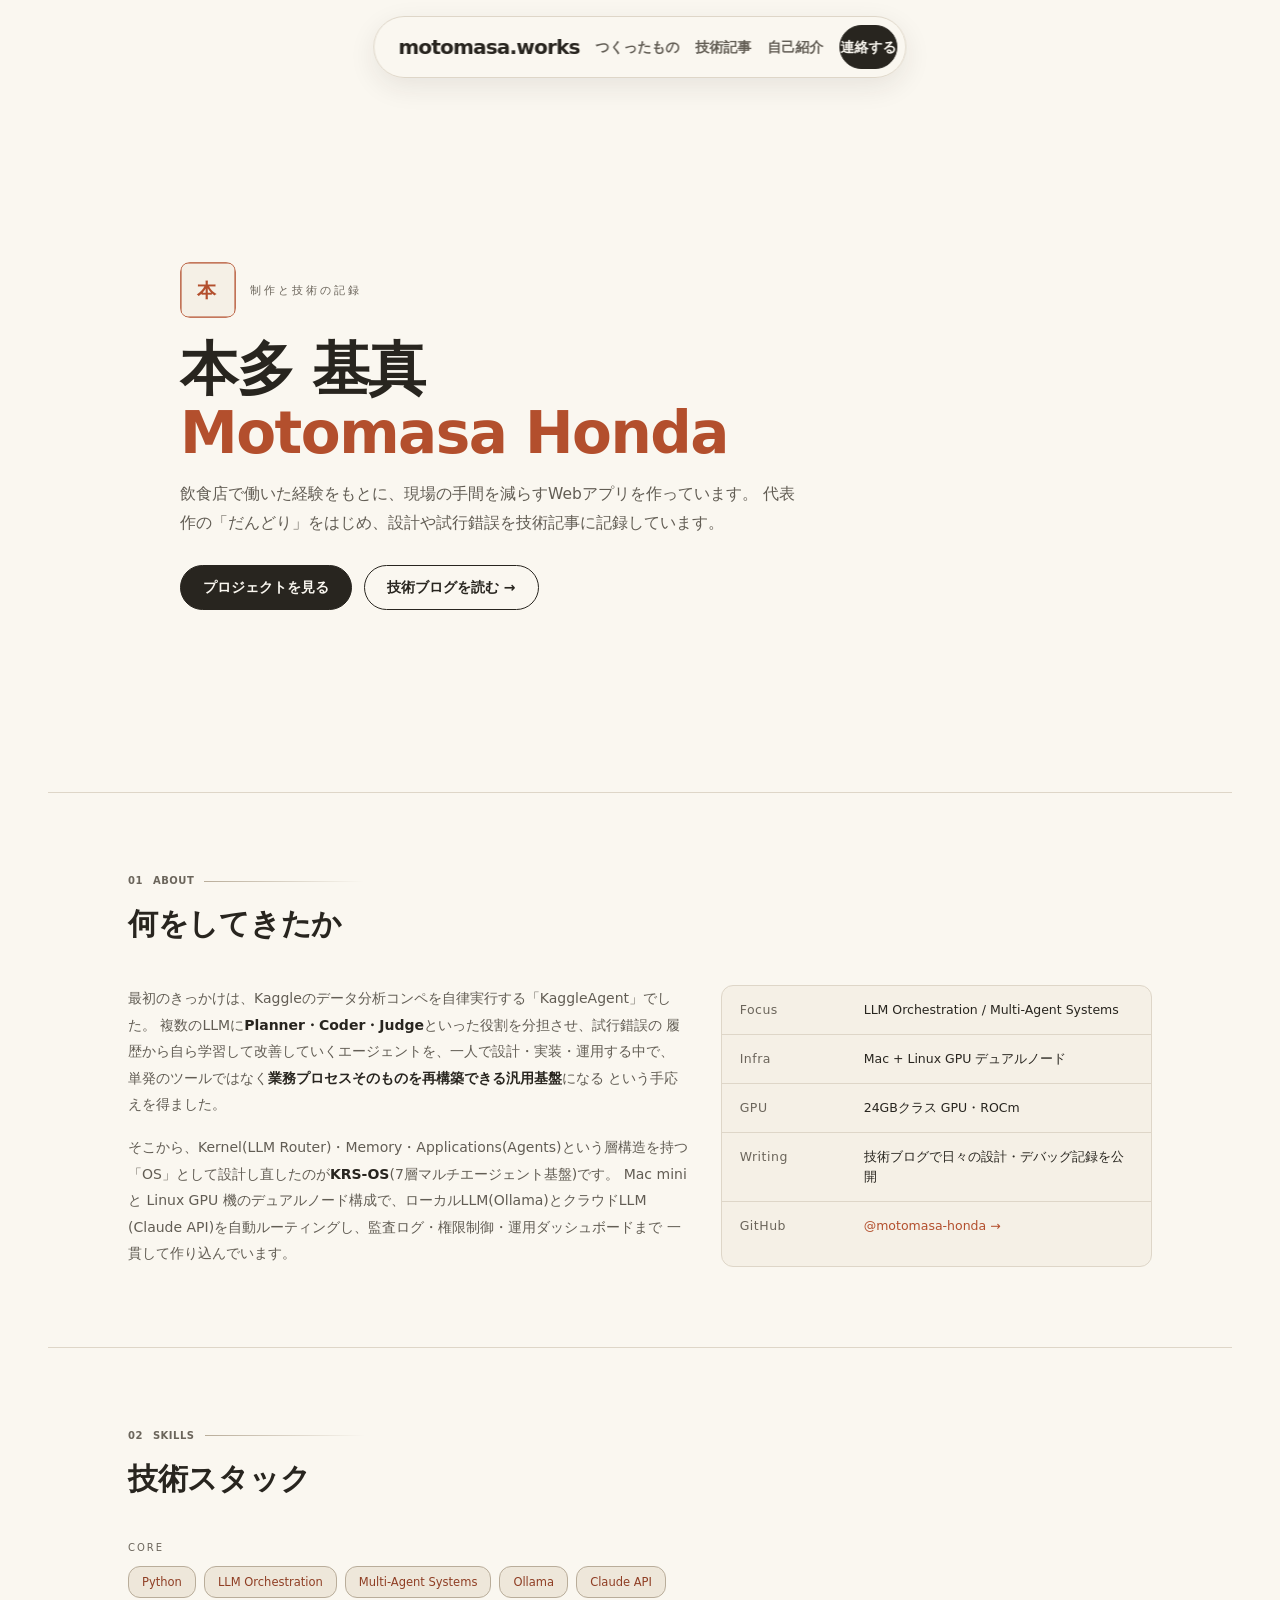
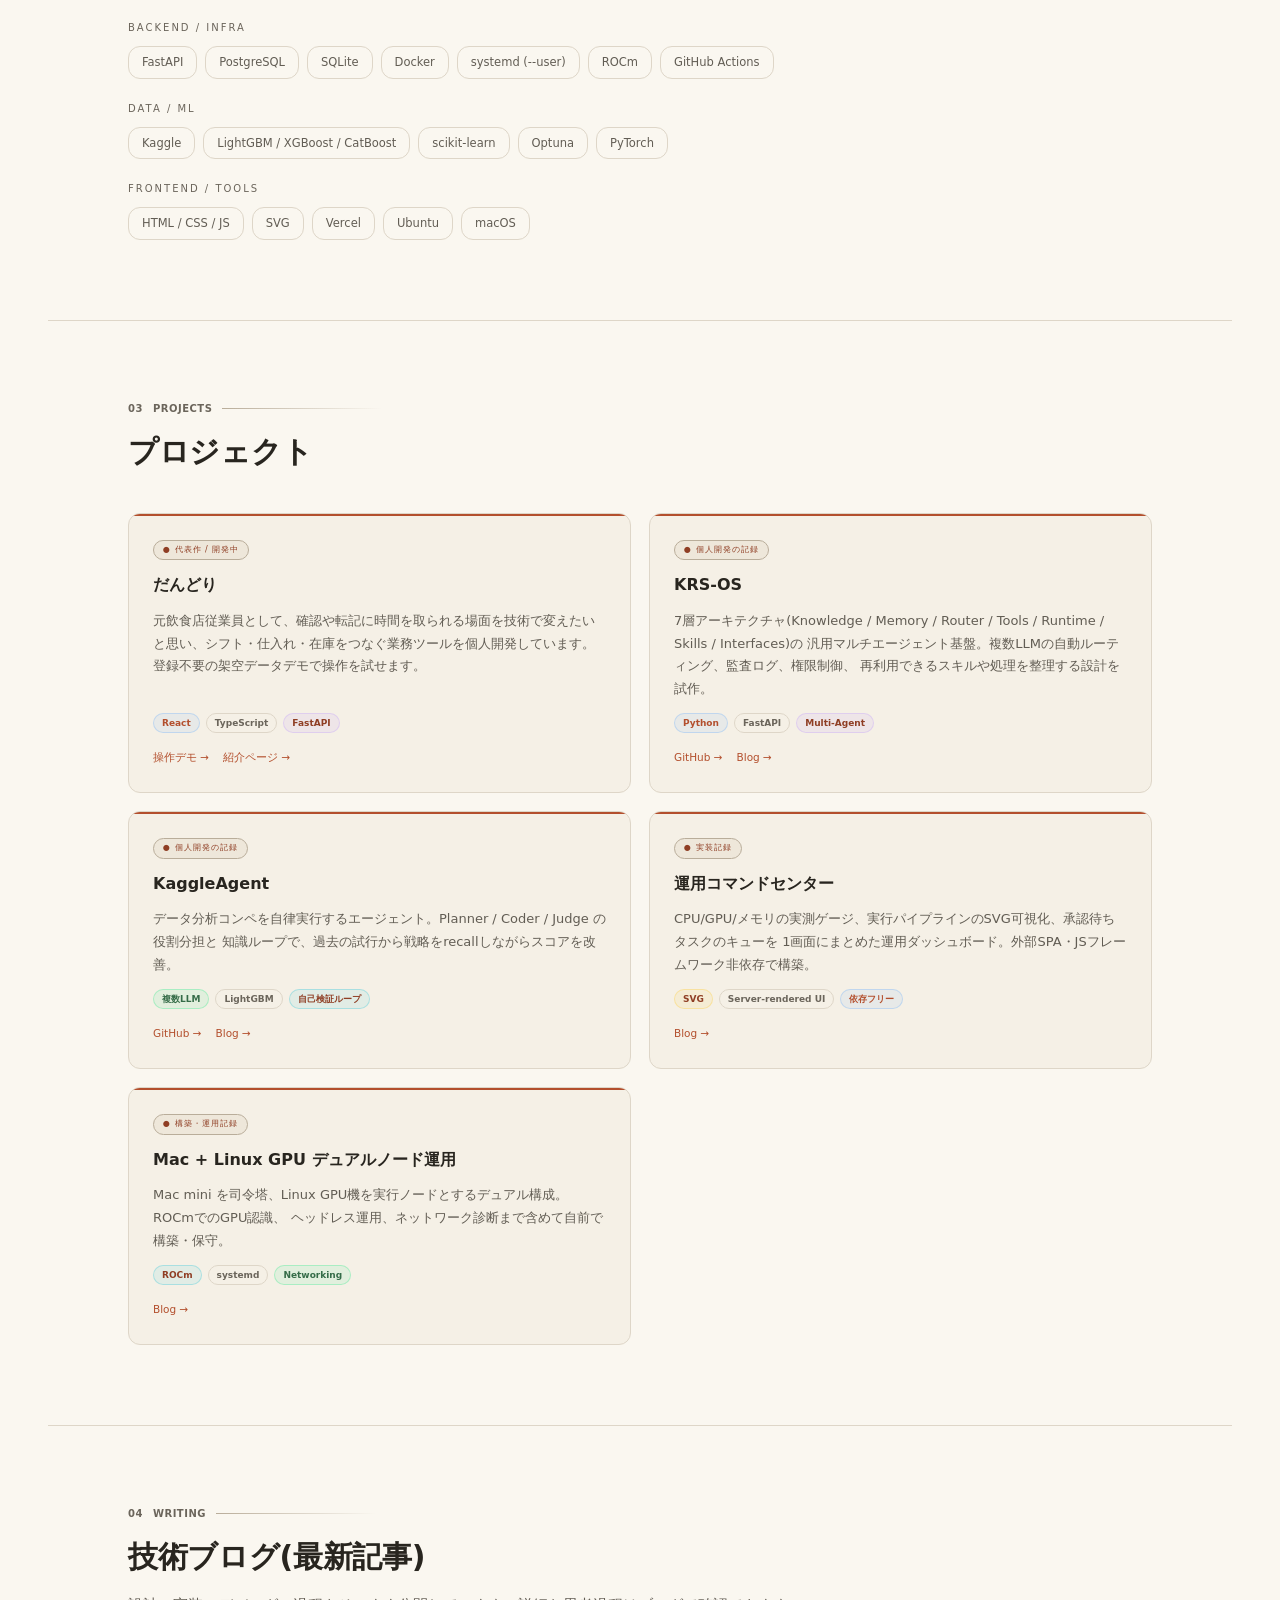
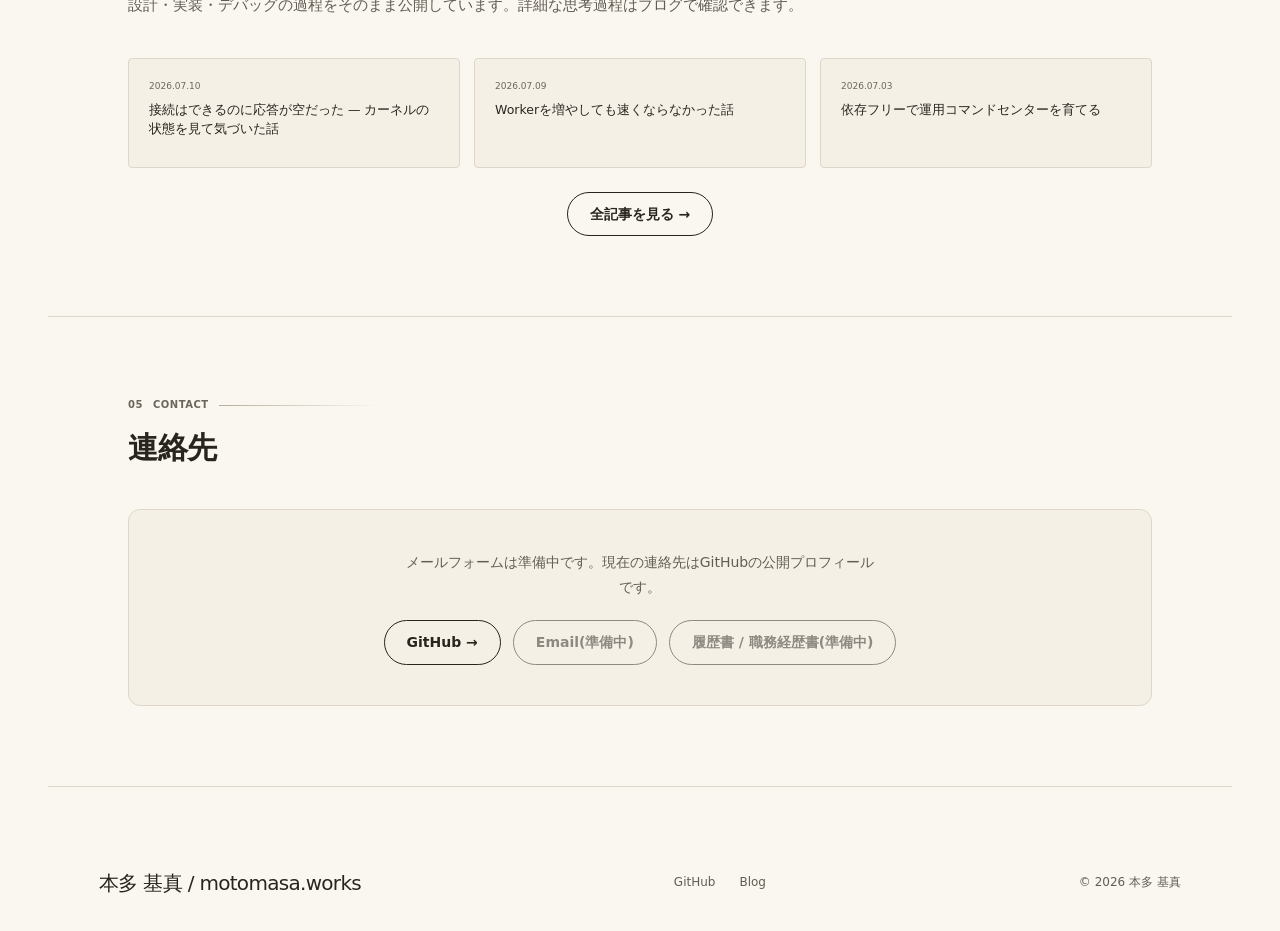
<file: career/index.html>
<!DOCTYPE html>
<html lang="ja">
<head>
<meta charset="utf-8">
<meta name="viewport" content="width=device-width, initial-scale=1.0">
<meta name="description" content="本多 基真 (Motomasa Honda) の制作記録。飲食店で働いた経験をもとに業務アプリを作り、技術記事で設計や試行錯誤を記録しています。">
<meta name="theme-color" content="#faf6ed">
<meta name="author" content="motomasa-honda">

<link rel="canonical" href="https://personal-site-eight-delta.vercel.app/career/">

<meta property="og:type" content="profile">
<meta property="og:site_name" content="Motomasa Honda — 個人サイト">
<meta property="og:title" content="本多 基真 — 制作と技術の記録">
<meta property="og:description" content="飲食店で働いた経験をもとに業務アプリを作り、技術記事で設計や試行錯誤を記録しています。">
<meta property="og:url" content="https://personal-site-eight-delta.vercel.app/career/">
<meta property="og:locale" content="ja_JP">

<meta name="twitter:card" content="summary_large_image">
<meta name="twitter:title" content="本多 基真 — 制作と技術の記録">

<script type="application/ld+json">
{
  "@context": "https://schema.org",
  "@graph": [
    {
      "@type": "Person",
      "name": "本多 基真",
      "alternateName": "motomasa",
      "url": "https://personal-site-eight-delta.vercel.app/career/",
      "sameAs": ["https://github.com/motomasa-honda"],
      "jobTitle": "Software Engineer",
      "knowsAbout": ["LLM Orchestration", "Multi-Agent Systems", "Python", "ROCm", "Kaggle", "FastAPI"]
    },
    {
      "@type": "WebSite",
      "url": "https://personal-site-eight-delta.vercel.app/career/",
      "name": "Motomasa Honda — 個人サイト",
      "inLanguage": "ja"
    }
  ]
}
</script>

<title>本多 基真 — 制作と技術の記録</title>
<link rel="stylesheet" href="/css/site.css">

<style>

/* ── HERO ─────────────────────────────────── */
.chero{
  min-height:88vh; display:flex; flex-direction:column; justify-content:center;
  max-width:1000px; margin:0 auto; padding:140px 40px 60px; position:relative; z-index:1;
}
.chero-eyebrow{font-family:var(--mono);font-size:11px;color:var(--text3);letter-spacing:3px;
  text-transform:uppercase;margin-bottom:20px;display:flex;align-items:center;gap:14px}
.chero-avatar{width:56px;height:56px;border-radius:10px;flex-shrink:0}
.chero-name{font-family:var(--mono);font-size:clamp(34px,5vw,58px);font-weight:700;color:var(--text-bright);
  line-height:1.1;letter-spacing:-1.5px;margin-bottom:14px}
.chero-name .g{color:var(--color-accent);-webkit-text-fill-color:currentColor}
.chero-desc{font-size:15.5px;color:var(--text2);max-width:620px;line-height:1.85;margin-bottom:28px}
.chero-cta{display:flex;gap:12px;flex-wrap:wrap}

/* ── ABOUT ────────────────────────────────── */
.about-two{display:grid;grid-template-columns:1.3fr 1fr;gap:32px}
.about-text{font-size:14px;color:var(--text2);line-height:1.9}
.about-text strong{color:var(--text)}
.quickfacts{display:flex;flex-direction:column;gap:0;background:var(--bg1);border:1px solid var(--border);
  border-radius:var(--radius-lg);overflow:hidden}
.qf-row{display:grid;grid-template-columns:110px 1fr;gap:14px;padding:14px 18px;
  border-bottom:1px solid var(--border);font-size:12.5px}
.qf-row:last-child{border-bottom:none}
.qf-key{font-family:var(--mono);color:var(--text3);letter-spacing:.5px}
.qf-val{color:var(--text)}

/* ── SKILLS ───────────────────────────────── */
.skill-groups{display:flex;flex-direction:column;gap:22px}
.skill-group-label{font-family:var(--mono);font-size:10px;color:var(--text3);letter-spacing:2px;
  text-transform:uppercase;margin-bottom:10px}
.skill-grid{display:flex;flex-wrap:wrap;gap:8px}
.skill{font-family:var(--mono);font-size:11.5px;padding:6px 13px;border:1px solid var(--border);
  border-radius:var(--radius-sm);color:var(--text2)}
.skill.primary{border-color:var(--color-rule-strong);color:var(--color-accent-strong);background:var(--color-paper-soft)}

/* ── PROJECTS ─────────────────────────────── */
.proj-grid{display:grid;grid-template-columns:repeat(2,1fr);gap:18px}
.proj-card{background:var(--bg1);border:1px solid var(--border);border-radius:var(--radius-lg);
  padding:26px 24px;display:flex;flex-direction:column;gap:12px;position:relative;overflow:hidden}
.proj-card::before{content:'';position:absolute;top:0;left:0;right:0;height:2px;
  background:var(--card-acc,var(--color-accent))}
.proj-status{font-family:var(--mono);font-size:8px;padding:3px 9px;border-radius:20px;letter-spacing:1px;
  color:var(--color-accent-strong);background:var(--color-paper-soft);border:1px solid var(--color-rule-strong);
  align-self:flex-start}
.proj-title{font-size:16px;font-weight:600;color:var(--text-bright)}
.proj-desc{font-size:13px;color:var(--text2);line-height:1.75;flex:1}
.proj-stack{display:flex;flex-wrap:wrap;gap:6px}
.proj-links{display:flex;gap:14px;margin-top:4px}
.proj-links a{font-family:var(--mono);font-size:10.5px;color:var(--blue)}

/* ── TIMELINE ─────────────────────────────── */
.timeline{display:flex;flex-direction:column;gap:0;background:var(--bg1);border:1px solid var(--border);
  border-radius:var(--radius-lg);overflow:hidden}
.tl-row{display:grid;grid-template-columns:110px 1fr;gap:20px;padding:18px 24px;border-bottom:1px solid var(--border)}
.tl-row:last-child{border-bottom:none}
.tl-date{font-family:var(--mono);font-size:11px;color:var(--blue)}
.tl-title{font-size:13.5px;color:var(--text);font-weight:500;margin-bottom:2px}
.tl-desc{font-size:12px;color:var(--text2);line-height:1.6}

/* ── WRITING ──────────────────────────────── */
.write-grid{display:grid;grid-template-columns:repeat(3,1fr);gap:14px}
.write-card{background:var(--bg1);border:1px solid var(--border);border-radius:4px;padding:20px;display:block}
.write-title{font-size:12.5px;font-weight:500;color:var(--text);line-height:1.5;margin-bottom:8px}
.write-date{font-family:var(--mono);font-size:9px;color:var(--text3)}

/* ── CONTACT ──────────────────────────────── */
.contact-box{background:var(--bg1);border:1px solid var(--border);border-radius:var(--radius-lg);
  padding:40px;text-align:center}
.contact-links{display:flex;gap:12px;justify-content:center;flex-wrap:wrap;margin-top:20px}

@media(max-width:900px){
  .about-two,.proj-grid,.write-grid{grid-template-columns:1fr}
}
</style>
</head>
<body>

<a class="skip-link" href="#main">Skip to content</a>

<nav aria-label="Primary">
  <a class="nav-logo" href="/career/" aria-label="motomasa home">motomasa<em>.dev</em></a>
  <ul class="nav-links">
    <li><a href="#about">About</a></li>
    <li><a href="#skills">Skills</a></li>
    <li><a href="#projects">Projects</a></li>
    <li><a href="/blog.html">Writing</a></li>
    <li><a href="#contact" class="btn btn-primary" style="padding:6px 16px">Contact</a></li>
  </ul>
  <button class="nav-toggle" data-nav-toggle aria-label="Toggle navigation" aria-expanded="false">≡</button>
</nav>

<main id="main">

  <!-- HERO -->
  <section class="chero" id="hero">
  <div class="chero-eyebrow">
      <svg class="chero-avatar" viewBox="0 0 64 64" xmlns="http://www.w3.org/2000/svg" aria-hidden="true">
        <rect x="1" y="1" width="62" height="62" rx="8" fill="var(--color-paper-raised)" stroke="var(--color-accent)" stroke-width="1.5"/>
        <text x="32" y="40" text-anchor="middle" font-family="var(--font-body)" font-size="22" font-weight="700" fill="var(--color-accent)">本</text>
      </svg>
      制作と技術の記録
    </div>
    <h1 class="chero-name">本多 基真<br><span class="g">Motomasa Honda</span></h1>
    <p class="chero-desc">
      飲食店で働いた経験をもとに、現場の手間を減らすWebアプリを作っています。
      代表作の「だんどり」をはじめ、設計や試行錯誤を技術記事に記録しています。
    </p>
    <div class="chero-cta">
      <a class="btn btn-primary" href="#projects">プロジェクトを見る</a>
      <a class="btn btn-ghost" href="/blog.html">技術ブログを読む →</a>
    </div>
  </section>

  <hr class="divider">

  <!-- ABOUT -->
  <section class="section" id="about">
    <div class="sec-head">
      <div class="sec-eyebrow"><span class="sl-num">01</span> ABOUT</div>
      <h2 class="sec-title">何をしてきたか</h2>
    </div>
    <div class="about-two">
      <div class="about-text">
        <p>
          最初のきっかけは、Kaggleのデータ分析コンペを自律実行する「KaggleAgent」でした。
          複数のLLMに<strong>Planner・Coder・Judge</strong>といった役割を分担させ、試行錯誤の
          履歴から自ら学習して改善していくエージェントを、一人で設計・実装・運用する中で、
          単発のツールではなく<strong>業務プロセスそのものを再構築できる汎用基盤</strong>になる
          という手応えを得ました。
        </p>
        <p style="margin-top:16px">
          そこから、Kernel(LLM Router)・Memory・Applications(Agents)という層構造を持つ
          「OS」として設計し直したのが<strong>KRS-OS</strong>(7層マルチエージェント基盤)です。
          Mac mini と Linux GPU 機のデュアルノード構成で、ローカルLLM(Ollama)とクラウドLLM
          (Claude API)を自動ルーティングし、監査ログ・権限制御・運用ダッシュボードまで
          一貫して作り込んでいます。
        </p>
      </div>
      <div class="quickfacts">
        <div class="qf-row"><span class="qf-key">Focus</span><span class="qf-val">LLM Orchestration / Multi-Agent Systems</span></div>
        <div class="qf-row"><span class="qf-key">Infra</span><span class="qf-val">Mac + Linux GPU デュアルノード</span></div>
        <div class="qf-row"><span class="qf-key">GPU</span><span class="qf-val">24GBクラス GPU・ROCm</span></div>
        <div class="qf-row"><span class="qf-key">Writing</span><span class="qf-val">技術ブログで日々の設計・デバッグ記録を公開</span></div>
        <div class="qf-row"><span class="qf-key">GitHub</span><span class="qf-val"><a href="https://github.com/motomasa-honda" target="_blank" rel="noopener" style="color:var(--blue)">@motomasa-honda →</a></span></div>
      </div>
    </div>
  </section>

  <hr class="divider">

  <!-- SKILLS -->
  <section class="section" id="skills">
    <div class="sec-head">
      <div class="sec-eyebrow"><span class="sl-num">02</span> SKILLS</div>
      <h2 class="sec-title">技術スタック</h2>
    </div>
    <div class="skill-groups">
      <div>
        <div class="skill-group-label">Core</div>
        <div class="skill-grid">
          <span class="skill primary">Python</span>
          <span class="skill primary">LLM Orchestration</span>
          <span class="skill primary">Multi-Agent Systems</span>
          <span class="skill primary">Ollama</span>
          <span class="skill primary">Claude API</span>
        </div>
      </div>
      <div>
        <div class="skill-group-label">Backend / Infra</div>
        <div class="skill-grid">
          <span class="skill">FastAPI</span>
          <span class="skill">PostgreSQL</span>
          <span class="skill">SQLite</span>
          <span class="skill">Docker</span>
          <span class="skill">systemd (--user)</span>
          <span class="skill">ROCm</span>
          <span class="skill">GitHub Actions</span>
        </div>
      </div>
      <div>
        <div class="skill-group-label">Data / ML</div>
        <div class="skill-grid">
          <span class="skill">Kaggle</span>
          <span class="skill">LightGBM / XGBoost / CatBoost</span>
          <span class="skill">scikit-learn</span>
          <span class="skill">Optuna</span>
          <span class="skill">PyTorch</span>
        </div>
      </div>
      <div>
        <div class="skill-group-label">Frontend / Tools</div>
        <div class="skill-grid">
          <span class="skill">HTML / CSS / JS</span>
          <span class="skill">SVG</span>
          <span class="skill">Vercel</span>
          <span class="skill">Ubuntu</span>
          <span class="skill">macOS</span>
        </div>
      </div>
    </div>
  </section>

  <hr class="divider">

  <!-- PROJECTS -->
  <section class="section" id="projects">
    <div class="sec-head">
      <div class="sec-eyebrow"><span class="sl-num">03</span> PROJECTS</div>
      <h2 class="sec-title">プロジェクト</h2>
    </div>
    <div class="proj-grid">
      <div class="proj-card" style="--card-acc:var(--color-accent)">
        <span class="proj-status">● 代表作 / 開発中</span>
        <div class="proj-title">だんどり</div>
        <div class="proj-desc">
          元飲食店従業員として、確認や転記に時間を取られる場面を技術で変えたいと思い、シフト・仕入れ・在庫をつなぐ業務ツールを個人開発しています。登録不要の架空データデモで操作を試せます。
        </div>
        <div class="proj-stack">
          <span class="tag tag-blue">React</span>
          <span class="tag">TypeScript</span>
          <span class="tag tag-purple">FastAPI</span>
        </div>
        <div class="proj-links">
          <a href="https://dandori-lp.vercel.app/demo/#/dashboard" target="_blank" rel="noopener">操作デモ →</a>
          <a href="https://dandori-lp.vercel.app/" target="_blank" rel="noopener">紹介ページ →</a>
        </div>
      </div>

      <div class="proj-card" style="--card-acc:var(--color-accent)">
        <span class="proj-status">● 個人開発の記録</span>
        <div class="proj-title">KRS-OS</div>
        <div class="proj-desc">
          7層アーキテクチャ(Knowledge / Memory / Router / Tools / Runtime / Skills / Interfaces)の
          汎用マルチエージェント基盤。複数LLMの自動ルーティング、監査ログ、権限制御、
          再利用できるスキルや処理を整理する設計を試作。
        </div>
        <div class="proj-stack">
          <span class="tag tag-blue">Python</span>
          <span class="tag">FastAPI</span>
          <span class="tag tag-purple">Multi-Agent</span>
        </div>
        <div class="proj-links">
          <a href="https://github.com/motomasa-honda" target="_blank" rel="noopener">GitHub →</a>
          <a href="/blog.html">Blog →</a>
        </div>
      </div>

      <div class="proj-card" style="--card-acc:var(--color-accent)">
        <span class="proj-status">● 個人開発の記録</span>
        <div class="proj-title">KaggleAgent</div>
        <div class="proj-desc">
          データ分析コンペを自律実行するエージェント。Planner / Coder / Judge の役割分担と
          知識ループで、過去の試行から戦略をrecallしながらスコアを改善。
        </div>
        <div class="proj-stack">
          <span class="tag tag-green">複数LLM</span>
          <span class="tag">LightGBM</span>
          <span class="tag tag-cyan">自己検証ループ</span>
        </div>
        <div class="proj-links">
          <a href="https://github.com/motomasa-honda" target="_blank" rel="noopener">GitHub →</a>
          <a href="/blog.html">Blog →</a>
        </div>
      </div>

      <div class="proj-card" style="--card-acc:var(--color-accent)">
        <span class="proj-status">● 実装記録</span>
        <div class="proj-title">運用コマンドセンター</div>
        <div class="proj-desc">
          CPU/GPU/メモリの実測ゲージ、実行パイプラインのSVG可視化、承認待ちタスクのキューを
          1画面にまとめた運用ダッシュボード。外部SPA・JSフレームワーク非依存で構築。
        </div>
        <div class="proj-stack">
          <span class="tag tag-amber">SVG</span>
          <span class="tag">Server-rendered UI</span>
          <span class="tag tag-blue">依存フリー</span>
        </div>
        <div class="proj-links">
          <a href="/blog.html">Blog →</a>
        </div>
      </div>

      <div class="proj-card" style="--card-acc:var(--color-accent)">
        <span class="proj-status">● 構築・運用記録</span>
        <div class="proj-title">Mac + Linux GPU デュアルノード運用</div>
        <div class="proj-desc">
          Mac mini を司令塔、Linux GPU機を実行ノードとするデュアル構成。ROCmでのGPU認識、
          ヘッドレス運用、ネットワーク診断まで含めて自前で構築・保守。
        </div>
        <div class="proj-stack">
          <span class="tag tag-cyan">ROCm</span>
          <span class="tag">systemd</span>
          <span class="tag tag-green">Networking</span>
        </div>
        <div class="proj-links">
          <a href="/blog.html">Blog →</a>
        </div>
      </div>
    </div>
  </section>

  <hr class="divider">

  <!-- WRITING -->
  <section class="section" id="writing">
    <div class="sec-head">
      <div class="sec-eyebrow"><span class="sl-num">04</span> WRITING</div>
      <h2 class="sec-title">技術ブログ(最新記事)</h2>
      <p class="sec-sub">設計・実装・デバッグの過程をそのまま公開しています。詳細な思考過程はブログで確認できます。</p>
    </div>
    <div class="write-grid">
      <a class="write-card" href="/post.html?slug=2026-07-10-two-wrong-guesses-before-the-kernel-told-me">
        <div class="write-date">2026.07.10</div>
        <div class="write-title" style="margin-top:8px">接続はできるのに応答が空だった — カーネルの状態を見て気づいた話</div>
      </a>
      <a class="write-card" href="/post.html?slug=2026-07-09-more-workers-no-faster">
        <div class="write-date">2026.07.09</div>
        <div class="write-title" style="margin-top:8px">Workerを増やしても速くならなかった話</div>
      </a>
      <a class="write-card" href="/post.html?slug=2026-07-03-growing-a-dependency-free-command-center">
        <div class="write-date">2026.07.03</div>
        <div class="write-title" style="margin-top:8px">依存フリーで運用コマンドセンターを育てる</div>
      </a>
    </div>
    <div style="text-align:center;margin-top:24px">
      <a href="/blog.html" class="btn btn-ghost">全記事を見る →</a>
    </div>
  </section>

  <hr class="divider">

  <!-- CONTACT -->
  <section class="section" id="contact">
    <div class="sec-head">
      <div class="sec-eyebrow"><span class="sl-num">05</span> CONTACT</div>
      <h2 class="sec-title">連絡先</h2>
    </div>
    <div class="contact-box">
      <p style="font-size:14px;color:var(--text2);max-width:480px;margin:0 auto;line-height:1.8">
        メールフォームは準備中です。現在の連絡先はGitHubの公開プロフィールです。
      </p>
      <div class="contact-links">
        <a class="btn btn-ghost" href="https://github.com/motomasa-honda" target="_blank" rel="noopener">GitHub →</a>
        <span class="btn btn-ghost" style="opacity:.5;cursor:not-allowed">Email(準備中)</span>
        <span class="btn btn-ghost" style="opacity:.5;cursor:not-allowed">履歴書 / 職務経歴書(準備中)</span>
      </div>
    </div>
  </section>

</main>

<footer>
  <div class="foot-logo">motomasa // Software Engineer</div>
  <div class="foot-links">
    <a href="https://github.com/motomasa-honda" target="_blank" rel="noopener">GitHub</a>
    <a href="/blog.html">Blog</a>
  </div>
  <div class="foot-copy">© 2026 motomasa</div>
</footer>

<script src="/js/main.js" defer></script>
</body>
</html>
</file>
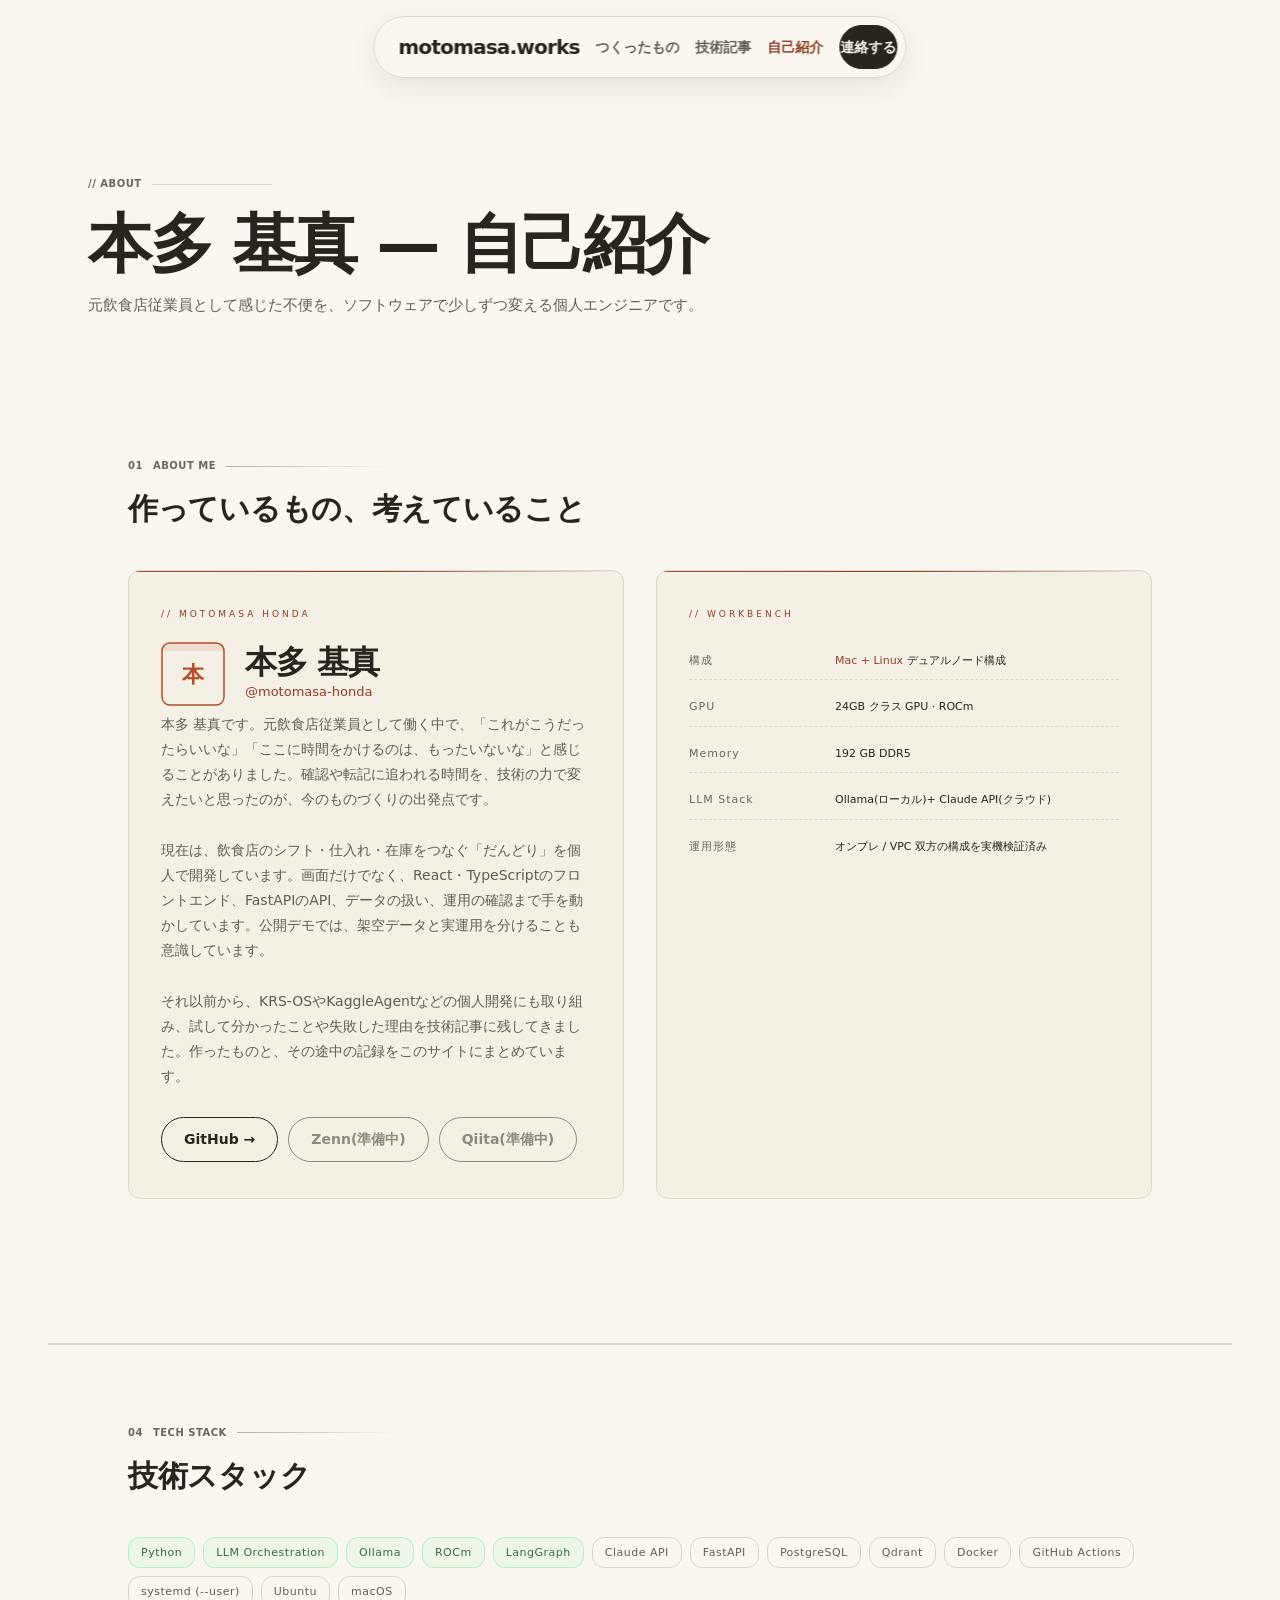
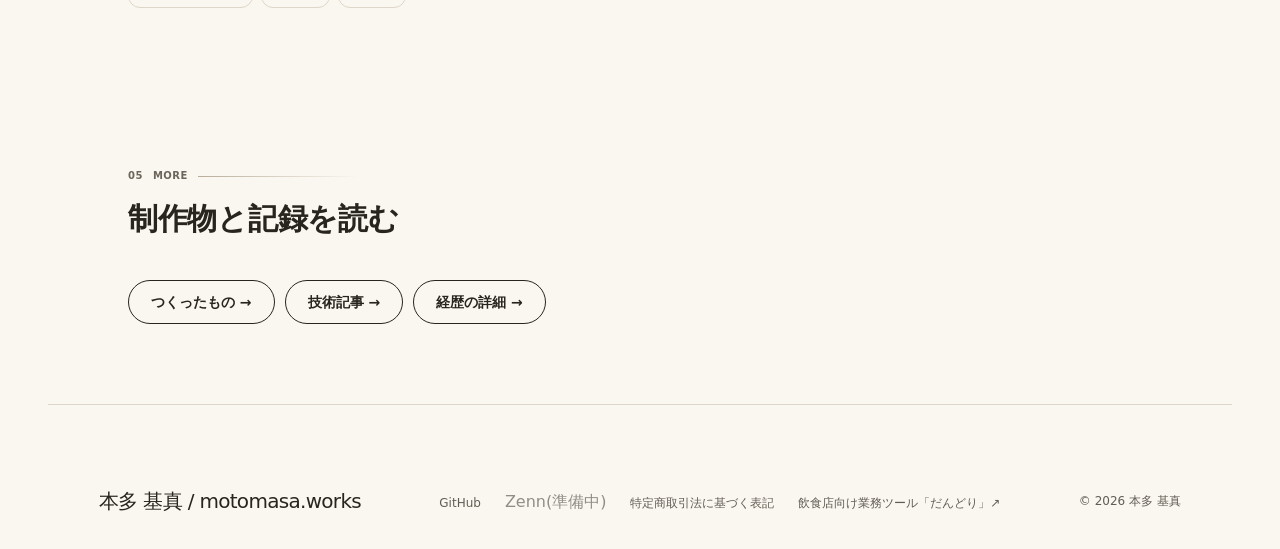
<file: about.html>
<!DOCTYPE html>
<html lang="ja">
<head>
<meta charset="utf-8">
<meta name="viewport" content="width=device-width, initial-scale=1.0">
<meta name="description" content="本多基真の自己紹介。元飲食店従業員として感じた不便から、飲食店向け業務ツール『だんどり』を個人開発しています。">
<meta name="theme-color" content="#faf6ed">
<title>自己紹介 — Motomasa Honda</title>

<link rel="stylesheet" href="/css/site.css">

<style>
.about-grid {
  display: grid;
  grid-template-columns: 1fr 1fr;
  gap: 32px;
  margin-bottom: 64px;
}
#mission-vision, #roadmap { display: none !important; }
.about-block {
  background: var(--bg1);
  border: 1px solid var(--border);
  border-radius: var(--radius-lg);
  padding: 36px 32px;
  position: relative;
  overflow: hidden;
}
.about-block::before {
  content: '';
  position: absolute; top: 0; left: 0; right: 0;
  height: 1px;
  background: linear-gradient(90deg, var(--blue), var(--purple), transparent);
}
.about-block-label {
  font-family: var(--mono);
  font-size: 9px;
  color: var(--purple);
  letter-spacing: 3px;
  text-transform: uppercase;
  margin-bottom: 20px;
}
.about-name {
  font-family: var(--mono);
  font-size: 32px;
  font-weight: 700;
  color: var(--text-bright);
  letter-spacing: -1px;
  line-height: 1.1;
  margin-bottom: 6px;
}
.about-handle {
  font-family: var(--mono);
  font-size: 13px;
  color: var(--cyan);
  margin-bottom: 24px;
}
.about-bio {
  font-size: 14px;
  color: var(--text2);
  line-height: 1.8;
  margin-bottom: 28px;
}
.about-bio strong { color: var(--text); font-weight: 500; }
.about-links { display: flex; gap: 10px; flex-wrap: wrap; }

.spec-list {
  display: flex; flex-direction: column;
  gap: 8px;
  font-family: var(--mono);
  font-size: 11px;
}
.spec-item {
  display: grid;
  grid-template-columns: 130px 1fr;
  gap: 16px;
  padding: 10px 0;
  border-bottom: 1px dashed var(--border);
}
.spec-item:last-child { border-bottom: none; }
.spec-key { color: var(--text3); letter-spacing: 1px; }
.spec-val { color: var(--text); }
.spec-val .accent { color: var(--cyan); }

.skill-grid { display: flex; flex-wrap: wrap; gap: 8px; }
.skill {
  font-family: var(--mono);
  font-size: 11px;
  padding: 6px 12px;
  border: 1px solid var(--border);
  border-radius: var(--radius-sm);
  color: var(--text2);
  letter-spacing: .5px;
}
.skill.primary {
  border-color: rgba(0, 230, 118, .25);
  color: var(--green);
  background: rgba(0, 230, 118, .05);
}

.mv-grid{display:grid;grid-template-columns:1fr 1fr;gap:24px}
.mv-card{background:var(--bg1);border:1px solid var(--border);border-radius:var(--radius-lg);padding:28px}
.mv-label{font-family:var(--mono);font-size:9px;color:var(--text3);letter-spacing:2px;text-transform:uppercase;margin-bottom:12px}
.mv-quote{font-size:16px;color:var(--text-bright);line-height:1.6;font-family:var(--mono)}

.biz-table{width:100%;border-collapse:collapse;font-size:13px}
.biz-table th{text-align:left;font-family:var(--mono);font-size:10px;letter-spacing:1px;color:var(--text3);
  padding:14px 20px;width:140px;vertical-align:top;border-bottom:1px solid var(--border)}
.biz-table td{padding:14px 20px;color:var(--text2);border-bottom:1px solid var(--border)}
.biz-table tr:last-child th,.biz-table tr:last-child td{border-bottom:none}

.pub-list{display:flex;flex-direction:column;gap:10px}
.pub-list a{font-family:var(--mono);font-size:12px;color:var(--text2);padding:8px 12px;
  border:1px solid var(--border);border-radius:var(--radius-sm)}
.pub-list a:hover{border-color:var(--blue);color:var(--text)}

.roadmap-wrap {
  background: var(--bg1);
  border: 1px solid var(--border);
  border-radius: var(--radius-lg);
  overflow: hidden;
}
.rm-item {
  display: grid;
  grid-template-columns: 56px 1fr auto;
  align-items: center;
  padding: 20px 28px;
  border-bottom: 1px solid var(--border);
}
.rm-item:last-child { border-bottom: none; }
.rm-num { font-family: var(--mono); font-size: 11px; color: var(--text3); letter-spacing: 2px; }
.rm-title { font-size: 14px; font-weight: 500; color: var(--text); margin-bottom: 4px; }
.rm-desc { font-family: var(--mono); font-size: 9px; color: var(--text3); letter-spacing: .5px; }
.rm-status { font-family: var(--mono); font-size: 8px; padding: 3px 10px; border-radius: var(--radius-sm); letter-spacing: 1.5px; white-space: nowrap; }
.s-done { color: var(--green);  background: rgba(0,230,118,.08);  border: 1px solid rgba(0,230,118,.2); }
.s-wip  { color: var(--amber);  background: rgba(255,193,7,.08);  border: 1px solid rgba(255,193,7,.2); }
.s-next { color: var(--blue);   background: rgba(74,158,255,.08); border: 1px solid rgba(74,158,255,.2); }
.s-plan { color: var(--text3);  background: transparent;          border: 1px solid var(--border); }

@media (max-width: 900px) {
  .about-grid,.mv-grid { grid-template-columns: 1fr; gap: 16px; }
  .about-block { padding: 28px 22px; }
  .rm-item { grid-template-columns: 36px 1fr auto; padding: 16px 18px; gap: 8px; }
}
</style>
</head>
<body>

<a class="skip-link" href="#main">Skip to content</a>

<nav aria-label="Primary">
  <a class="nav-logo" href="/">RM<em>.ENG</em></a>
  <ul class="nav-links">
    <li><a href="/product.html">Product</a></li>
    <li><a href="/services.html">Services</a></li>
    <li><a href="/approach.html">Approach</a></li>
    <li><a href="/apps.html">Portfolio</a></li>
    <li><a href="/blog.html">Blog</a></li>
    <li><a href="/about.html" class="active" aria-current="page">About</a></li>
    <li><a href="/contact.html" class="btn btn-primary" style="padding:6px 16px">お問い合わせ</a></li>
  </ul>
  <button class="nav-toggle" data-nav-toggle aria-label="Toggle navigation" aria-expanded="false">≡</button>
</nav>

<main id="main">

  <header class="page-hero">
    <div class="page-eyebrow">// ABOUT</div>
    <h1 class="page-title">本多 基真 — 自己紹介</h1>
    <p class="page-desc">
      元飲食店従業員として感じた不便を、ソフトウェアで少しずつ変える個人エンジニアです。
    </p>
  </header>

  <section class="section" id="profile">
    <div class="sec-head">
      <div class="sec-eyebrow"><span class="sl-num">01</span> ABOUT ME</div>
      <h2 class="sec-title">作っているもの、考えていること</h2>
    </div>

    <div class="about-grid">
      <article class="about-block">
        <div class="about-block-label">// MOTOMASA HONDA</div>
        <div style="display:flex;align-items:center;gap:20px;margin-bottom:6px">
          <svg width="64" height="64" viewBox="0 0 64 64" xmlns="http://www.w3.org/2000/svg" aria-hidden="true" style="flex-shrink:0">
            <rect x="1" y="1" width="62" height="62" rx="8" fill="var(--color-paper-raised)" stroke="var(--color-accent)" stroke-width="1.5"/>
            <text x="32" y="40" text-anchor="middle" font-family="var(--font-body)" font-size="22" font-weight="700" fill="var(--color-accent)">本</text>
            <rect x="1" y="1" width="62" height="8" rx="4" fill="var(--color-accent)" opacity=".12"/>
          </svg>
          <div>
            <h2 class="about-name" style="margin-bottom:2px">本多 基真<span class="sr-only">（ホンダ モトマサ）</span></h2>
            <div class="about-handle" style="margin-bottom:0">@motomasa-honda</div>
          </div>
        </div>
        <p class="about-bio">
          本多 基真です。元飲食店従業員として働く中で、「これがこうだったらいいな」「ここに時間をかけるのは、もったいないな」と感じることがありました。確認や転記に追われる時間を、技術の力で変えたいと思ったのが、今のものづくりの出発点です。
          <br><br>
          現在は、飲食店のシフト・仕入れ・在庫をつなぐ「だんどり」を個人で開発しています。画面だけでなく、React・TypeScriptのフロントエンド、FastAPIのAPI、データの扱い、運用の確認まで手を動かしています。公開デモでは、架空データと実運用を分けることも意識しています。
          <br><br>
          それ以前から、KRS-OSやKaggleAgentなどの個人開発にも取り組み、試して分かったことや失敗した理由を技術記事に残してきました。作ったものと、その途中の記録をこのサイトにまとめています。
        </p>
        <div class="about-links">
          <a class="btn btn-ghost" href="https://github.com/motomasa-honda" target="_blank" rel="noopener">GitHub →</a>
          <span class="btn btn-ghost" style="opacity:.5;cursor:not-allowed">Zenn(準備中)</span>
          <span class="btn btn-ghost" style="opacity:.5;cursor:not-allowed">Qiita(準備中)</span>
        </div>
      </article>

      <article class="about-block">
      <div class="about-block-label">// WORKBENCH</div>
        <div class="spec-list">
          <div class="spec-item">
            <span class="spec-key">構成</span>
            <span class="spec-val"><span class="accent">Mac + Linux</span> デュアルノード構成</span>
          </div>
          <div class="spec-item">
            <span class="spec-key">GPU</span>
            <span class="spec-val">24GB クラス GPU · ROCm</span>
          </div>
          <div class="spec-item">
            <span class="spec-key">Memory</span>
            <span class="spec-val">192 GB DDR5</span>
          </div>
          <div class="spec-item">
            <span class="spec-key">LLM Stack</span>
            <span class="spec-val">Ollama(ローカル)+ Claude API(クラウド)</span>
          </div>
          <div class="spec-item">
            <span class="spec-key">運用形態</span>
            <span class="spec-val">オンプレ / VPC 双方の構成を実機検証済み</span>
          </div>
        </div>
      </article>
    </div>
  </section>

  <hr class="divider">

  <section class="section" id="mission-vision">
    <div class="sec-head">
      <div class="sec-eyebrow"><span class="sl-num">02</span> HOW I BUILD</div>
      <h2 class="sec-title">小さく作って、実際の操作で確かめる</h2>
    </div>
    <div class="mv-grid">
      <div class="mv-card">
        <div class="mv-label">出発点</div>
        <div class="mv-quote">何度も繰り返す確認や転記を見つけたら、まず仕事の流れを整理します。</div>
      </div>
      <div class="mv-card">
        <div class="mv-label">確かめ方</div>
        <div class="mv-quote">画面だけで終わらせず、APIやデータの流れもつないで操作結果を見ます。</div>
      </div>
    </div>
  </section>

  <hr class="divider">

  <section class="section" id="stack">
    <div class="sec-head">
      <div class="sec-eyebrow"><span class="sl-num">04</span> TECH STACK</div>
      <h2 class="sec-title">技術スタック</h2>
    </div>
    <div class="skill-grid">
      <span class="skill primary">Python</span>
      <span class="skill primary">LLM Orchestration</span>
      <span class="skill primary">Ollama</span>
      <span class="skill primary">ROCm</span>
      <span class="skill primary">LangGraph</span>
      <span class="skill">Claude API</span>
      <span class="skill">FastAPI</span>
      <span class="skill">PostgreSQL</span>
      <span class="skill">Qdrant</span>
      <span class="skill">Docker</span>
      <span class="skill">GitHub Actions</span>
      <span class="skill">systemd (--user)</span>
      <span class="skill">Ubuntu</span>
      <span class="skill">macOS</span>
    </div>
  </section>

  <section class="section" id="more">
    <div class="sec-head">
      <div class="sec-eyebrow"><span class="sl-num">05</span> MORE</div>
      <h2 class="sec-title">制作物と記録を読む</h2>
    </div>
    <div class="about-links">
      <a class="btn btn-ghost" href="/apps.html">つくったもの →</a>
      <a class="btn btn-ghost" href="/blog.html">技術記事 →</a>
      <a class="btn btn-ghost" href="/career/">経歴の詳細 →</a>
    </div>
  </section>

</main>

<footer>
  <div class="foot-logo">[[RM.ENG]] // Recursive Motomasa Engineering</div>
  <ul class="foot-links" style="list-style:none">
    <li><a href="https://github.com/motomasa-honda" target="_blank" rel="noopener">GitHub</a></li>
    <li><span style="opacity:.5">Zenn(準備中)</span></li>
    <li><a href="/tokushoho.html">特定商取引法に基づく表記</a></li>
    <li><a href="https://dandori-lp.vercel.app/" target="_blank" rel="noopener">だんどり（飲食店向けSaaS）↗</a></li>
  </ul>
  <div class="foot-copy">© 2026 RM-Engineering</div>
</footer>

<script src="/js/main.js" defer></script>
</body>
</html>
</file>
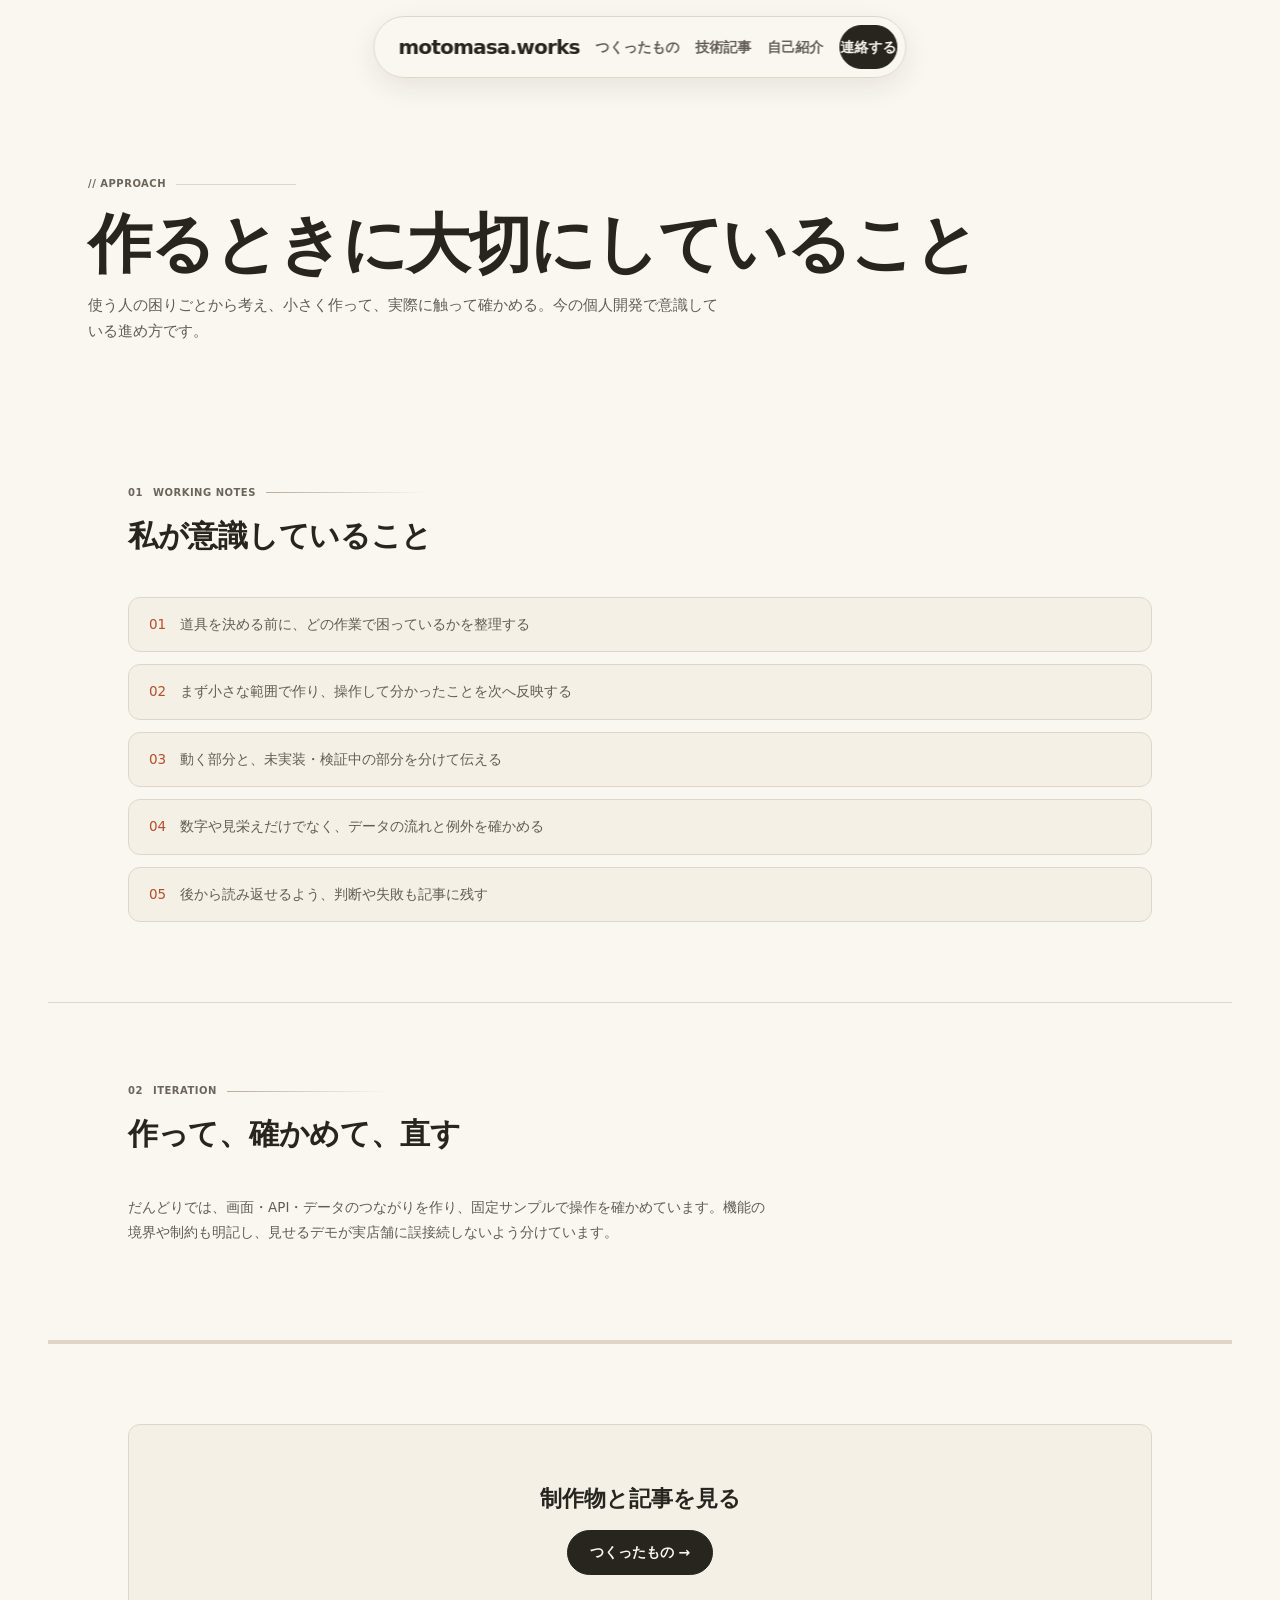
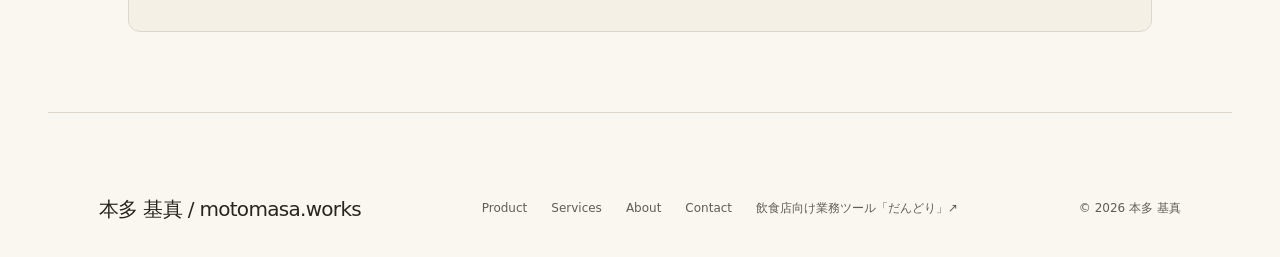
<file: approach.html>
<!DOCTYPE html>
<html lang="ja">
<head>
<meta charset="utf-8">
<meta name="viewport" content="width=device-width, initial-scale=1.0">
<meta name="description" content="本多基真が個人開発で意識していること。使う人の困りごとから考え、小さく作り、実際の操作で確かめています。">
<meta name="theme-color" content="#faf6ed">
<title>作るときに大切にしていること — Motomasa Honda</title>
<link rel="stylesheet" href="/css/site.css">
<style>
.principle-list{display:flex;flex-direction:column;gap:12px}
.principle-item{display:flex;gap:14px;align-items:flex-start;background:var(--bg1);border:1px solid var(--border);
  border-radius:var(--radius-sm);padding:16px 20px;font-size:13.5px;color:var(--text2)}
.principle-item .pn{font-family:var(--mono);color:var(--blue);flex-shrink:0}
.sla-grid{display:grid;grid-template-columns:repeat(3,1fr);gap:18px}
.sla-card{background:var(--bg1);border:1px solid var(--border);border-radius:var(--radius-lg);padding:22px;text-align:center}
.sla-val{font-family:var(--mono);font-size:20px;color:var(--blue);margin-bottom:6px}
.sla-label{font-size:11px;color:var(--text3)}
.deliv-list{display:flex;flex-direction:column;gap:10px}
.deliv-item{display:flex;gap:12px;font-size:13px;color:var(--text2)}
@media(max-width:900px){ .sla-grid{grid-template-columns:1fr} }
</style>
<style>
/* Hallmark · state: unverified service-level promises are not part of the personal work notes */
#sla, #security, #deliverables { display: none !important; }
</style>
</head>
<body>
<a class="skip-link" href="#main">Skip to content</a>
<nav aria-label="Primary">
  <a class="nav-logo" href="/">RM<em>.ENG</em></a>
  <ul class="nav-links">
    <li><a href="/product.html">Product</a></li>
    <li><a href="/services.html">Services</a></li>
    <li><a href="/approach.html" class="active" aria-current="page">Approach</a></li>
    <li><a href="/apps.html">Portfolio</a></li>
    <li><a href="/blog.html">Blog</a></li>
    <li><a href="/about.html">About</a></li>
    <li><a href="/contact.html" class="btn btn-primary" style="padding:6px 16px">お問い合わせ</a></li>
  </ul>
  <button class="nav-toggle" data-nav-toggle aria-label="Toggle navigation" aria-expanded="false">≡</button>
</nav>

<main id="main">
  <header class="page-hero">
    <div class="page-eyebrow">// APPROACH</div>
    <h1 class="page-title">作るときに大切にしていること</h1>
    <p class="page-desc">使う人の困りごとから考え、小さく作って、実際に触って確かめる。今の個人開発で意識している進め方です。</p>
  </header>

  <section class="section" id="principles">
    <div class="sec-head">
      <div class="sec-eyebrow"><span class="sl-num">01</span> WORKING NOTES</div>
      <h2 class="sec-title">私が意識していること</h2>
    </div>
    <div class="principle-list">
      <div class="principle-item"><span class="pn">01</span>道具を決める前に、どの作業で困っているかを整理する</div>
      <div class="principle-item"><span class="pn">02</span>まず小さな範囲で作り、操作して分かったことを次へ反映する</div>
      <div class="principle-item"><span class="pn">03</span>動く部分と、未実装・検証中の部分を分けて伝える</div>
      <div class="principle-item"><span class="pn">04</span>数字や見栄えだけでなく、データの流れと例外を確かめる</div>
      <div class="principle-item"><span class="pn">05</span>後から読み返せるよう、判断や失敗も記事に残す</div>
    </div>
  </section>

  <hr class="divider">

  <section class="section" id="process">
    <div class="sec-head">
      <div class="sec-eyebrow"><span class="sl-num">02</span> ITERATION</div>
      <h2 class="sec-title">作って、確かめて、直す</h2>
    </div>
    <p style="font-size:13.5px;color:var(--text2);line-height:1.8;max-width:640px;margin-bottom:16px">
      だんどりでは、画面・API・データのつながりを作り、固定サンプルで操作を確かめています。機能の境界や制約も明記し、見せるデモが実店舗に誤接続しないよう分けています。
    </p>
  </section>

  <hr class="divider">

  <section class="section" id="security">
    <div class="sec-head">
      <div class="sec-eyebrow"><span class="sl-num">03</span> SECURITY &amp; CONFIDENTIALITY</div>
      <h2 class="sec-title">セキュリティと秘密保持</h2>
    </div>
    <div class="principle-list">
      <div class="principle-item"><span class="pn">✓</span>NDAテンプレート開示 — 着手前にご確認いただけます</div>
      <div class="principle-item"><span class="pn">✓</span>データ取り扱いポリシーを契約書に明記</div>
      <div class="principle-item"><span class="pn">✓</span>オンプレ / VPC 構成の技術詳細を事前共有</div>
    </div>
  </section>

  <hr class="divider">

  <section class="section" id="sla">
    <div class="sec-head">
      <div class="sec-eyebrow"><span class="sl-num">04</span> COMMUNICATION SLA</div>
      <h2 class="sec-title">コミュニケーション SLA</h2>
    </div>
    <div class="sla-grid">
      <div class="sla-card"><div class="sla-val">12時間以内</div><div class="sla-label">営業日応答</div></div>
      <div class="sla-card"><div class="sla-val">24/7</div><div class="sla-label">緊急応答オプション(別途契約)</div></div>
      <div class="sla-card"><div class="sla-val">週1 or 隔週</div><div class="sla-label">定例ミーティング</div></div>
    </div>
  </section>

  <hr class="divider">

  <section class="section" id="deliverables">
    <div class="sec-head">
      <div class="sec-eyebrow"><span class="sl-num">05</span> DELIVERABLES</div>
      <h2 class="sec-title">納品物の標準</h2>
    </div>
    <div class="deliv-list">
      <div class="deliv-item">✓ ソースコード(Gitリポジトリ)</div>
      <div class="deliv-item">✓ 運用ドキュメント(Markdown)</div>
      <div class="deliv-item">✓ 監査ログ設計書</div>
      <div class="deliv-item">✓ 運用引き継ぎセッション(2時間)</div>
    </div>
  </section>

  <hr class="divider">

  <section class="section">
    <div class="final-cta" style="text-align:center;padding:56px 40px;background:var(--bg1);border:1px solid var(--border);border-radius:var(--radius-lg)">
      <h2 style="font-family:var(--mono);font-size:22px;color:var(--text-bright);margin-bottom:14px">制作物と記事を見る</h2>
      <a class="btn btn-primary" href="/apps.html">つくったもの →</a>
    </div>
  </section>
</main>

<footer>
  <div class="foot-logo">[[RM.ENG]] // Recursive Motomasa Engineering</div>
  <div class="foot-links">
    <a href="/product.html">Product</a>
    <a href="/services.html">Services</a>
    <a href="/about.html">About</a>
    <a href="/contact.html">Contact</a>
    <a href="https://dandori-lp.vercel.app/" target="_blank" rel="noopener">だんどり（飲食店向けSaaS）↗</a>
  </div>
  <div class="foot-copy">© 2026 RM-Engineering</div>
</footer>
<script src="/js/main.js" defer></script>
</body>
</html>
</file>
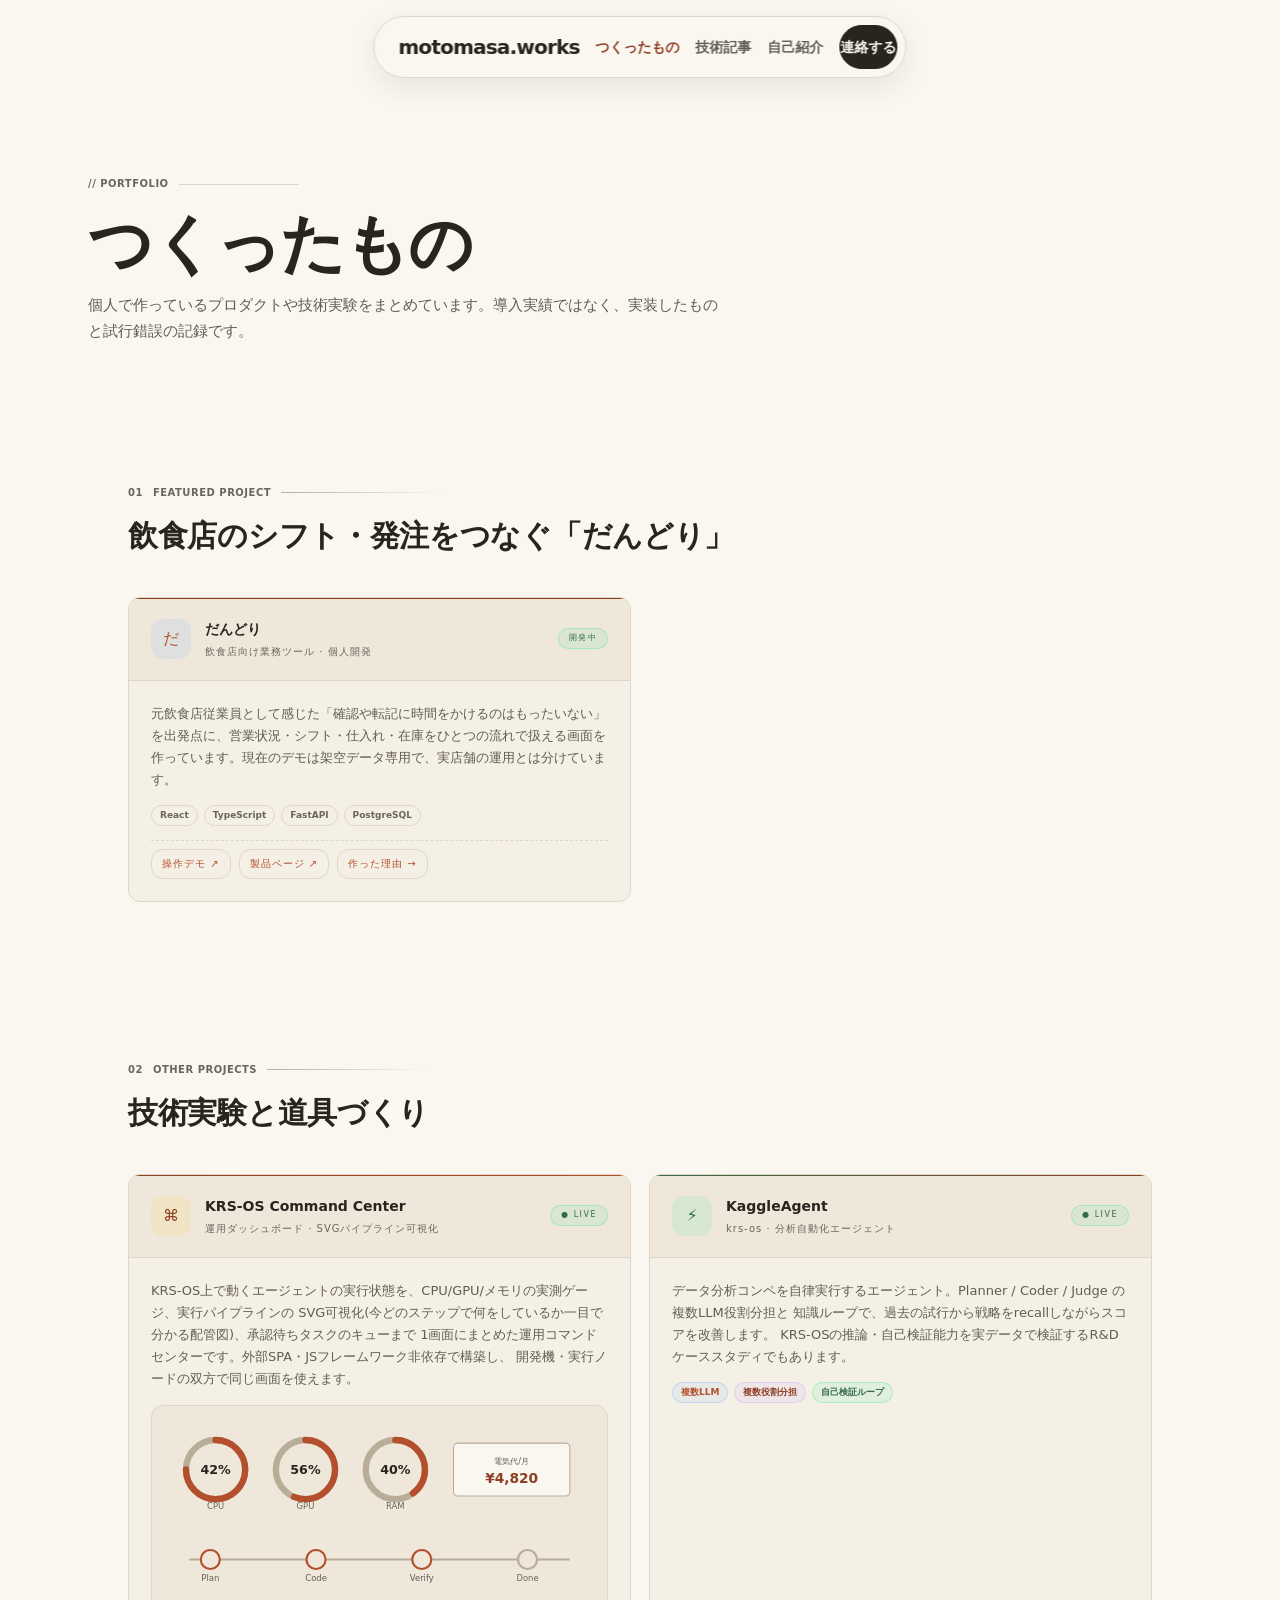
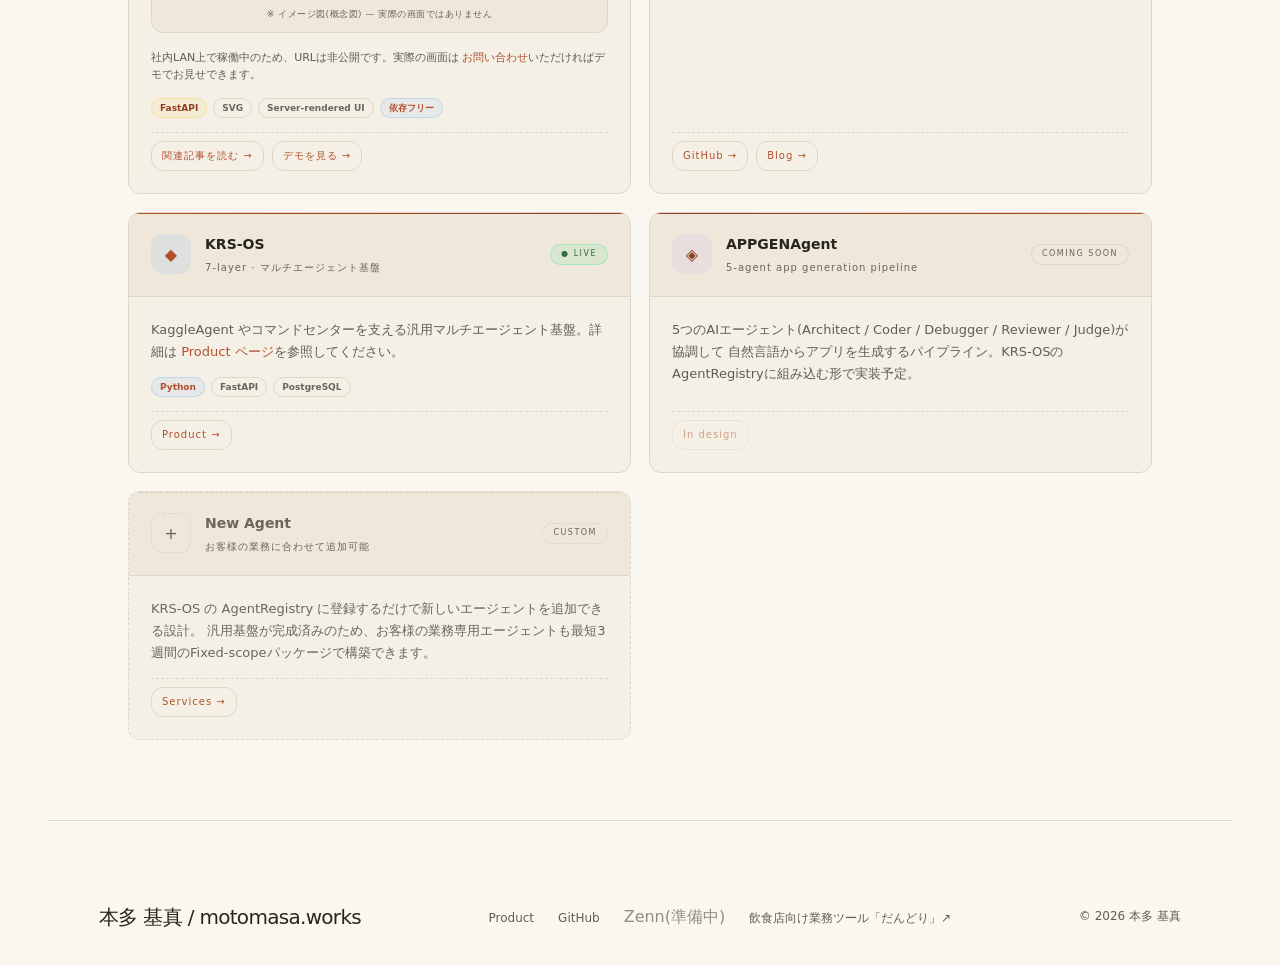
<file: apps.html>
<!DOCTYPE html>
<html lang="ja">
<head>
<meta charset="utf-8">
<meta name="viewport" content="width=device-width, initial-scale=1.0">
<meta name="description" content="本多基真が個人で作っているプロダクトや技術実験。飲食店向け業務ツール『だんどり』を中心に、制作と試行錯誤を紹介します。">
<meta name="theme-color" content="#faf6ed">
<title>つくったもの — Motomasa Honda</title>

<link rel="stylesheet" href="/css/site.css">

<style>
.apps-grid {
  display: grid;
  grid-template-columns: repeat(auto-fill, minmax(360px, 1fr));
  gap: 18px;
}
.app-card {
  background: var(--bg1);
  border: 1px solid var(--border);
  border-radius: var(--radius-lg);
  overflow: hidden;
  position: relative;
  display: flex;
  flex-direction: column;
}
.app-card::before {
  content: '';
  position: absolute; top: 0; left: 0; right: 0;
  height: 1px;
  background: var(--card-acc, linear-gradient(90deg, var(--blue), var(--purple)));
}
.app-card-header {
  display: flex; align-items: center; gap: 14px;
  padding: 20px 22px;
  background: var(--bg2);
  border-bottom: 1px solid var(--border);
}
.app-icon {
  width: 40px; height: 40px;
  border-radius: var(--radius-sm);
  display: flex; align-items: center; justify-content: center;
  font-family: var(--mono); font-size: 16px; flex-shrink: 0;
}
.app-info { flex: 1; min-width: 0; }
.app-name { font-family: var(--mono); font-size: 14px; font-weight: 700; color: var(--text); margin-bottom: 4px; }
.app-sub { font-family: var(--mono); font-size: 10px; color: var(--text3); letter-spacing: 1px; }
.app-status { font-family: var(--mono); font-size: 8px; padding: 3px 10px; border-radius: var(--radius-sm); letter-spacing: 1.5px; white-space: nowrap; }
.status-live { color: var(--green);  background: rgba(0,230,118,.08);   border: 1px solid rgba(0,230,118,.25); }
.status-wip  { color: var(--amber);  background: rgba(255,193,7,.08);   border: 1px solid rgba(255,193,7,.25); }
.status-soon { color: var(--text3);  background: transparent;            border: 1px solid var(--border); }
.status-plan { color: var(--text3);  background: transparent;            border: 1px dashed var(--border); }

.app-body { padding: 22px; display: flex; flex-direction: column; gap: 14px; flex: 1; }
.app-desc { font-size: 13px; color: var(--text2); line-height: 1.7; }
.app-stack { display: flex; flex-wrap: wrap; gap: 6px; }
.app-actions { display: flex; gap: 8px; margin-top: auto; padding-top: 8px; border-top: 1px dashed var(--border); }
.app-link { font-family: var(--mono); font-size: 10px; color: var(--blue); letter-spacing: 1px; padding: 6px 10px; border: 1px solid var(--border); border-radius: var(--radius-sm); }
.app-link:hover { border-color: var(--blue); background: rgba(74,158,255,.05); }

.icon-kaggle  { background: rgba(0,230,118,.1);   color: var(--green); }
.icon-krs     { background: rgba(74,158,255,.1);  color: var(--blue); }
.icon-cc      { background: rgba(255,193,7,.1);   color: var(--amber); }
.icon-appgen  { background: rgba(179,136,255,.1); color: var(--purple); }
.icon-os      { background: rgba(255,193,7,.08);  color: var(--amber); }
</style>
</head>
<body>

<a class="skip-link" href="#main">Skip to content</a>

<nav aria-label="Primary">
  <a class="nav-logo" href="/">RM<em>.ENG</em></a>
  <ul class="nav-links">
    <li><a href="/product.html">Product</a></li>
    <li><a href="/services.html">Services</a></li>
    <li><a href="/approach.html">Approach</a></li>
    <li><a href="/apps.html" class="active" aria-current="page">Portfolio</a></li>
    <li><a href="/blog.html">Blog</a></li>
    <li><a href="/about.html">About</a></li>
    <li><a href="/contact.html" class="btn btn-primary" style="padding:6px 16px">お問い合わせ</a></li>
  </ul>
  <button class="nav-toggle" data-nav-toggle aria-label="Toggle navigation" aria-expanded="false">≡</button>
</nav>

<main id="main">

  <header class="page-hero">
    <div class="page-eyebrow">// PORTFOLIO</div>
    <h1 class="page-title">つくったもの</h1>
    <p class="page-desc">
      個人で作っているプロダクトや技術実験をまとめています。導入実績ではなく、実装したものと試行錯誤の記録です。
    </p>
  </header>

  <section class="section">
    <div class="sec-head">
      <div class="sec-eyebrow"><span class="sl-num">01</span> FEATURED PROJECT</div>
      <h2 class="sec-title">飲食店のシフト・発注をつなぐ「だんどり」</h2>
    </div>

    <div class="apps-grid">
      <article class="app-card" style="--card-acc: var(--color-accent-strong)">
        <header class="app-card-header">
          <div class="app-icon icon-krs">だ</div>
          <div class="app-info"><h2 class="app-name">だんどり</h2><div class="app-sub">飲食店向け業務ツール · 個人開発</div></div>
          <span class="app-status status-live">開発中</span>
        </header>
        <div class="app-body">
          <p class="app-desc">元飲食店従業員として感じた「確認や転記に時間をかけるのはもったいない」を出発点に、営業状況・シフト・仕入れ・在庫をひとつの流れで扱える画面を作っています。現在のデモは架空データ専用で、実店舗の運用とは分けています。</p>
          <div class="app-stack"><span class="tag">React</span><span class="tag">TypeScript</span><span class="tag">FastAPI</span><span class="tag">PostgreSQL</span></div>
          <div class="app-actions"><a class="app-link" href="https://dandori-lp.vercel.app/demo/#/dashboard">操作デモ ↗</a><a class="app-link" href="https://dandori-lp.vercel.app/">製品ページ ↗</a><a class="app-link" href="/about.html">作った理由 →</a></div>
        </div>
      </article>
    </div>
  </section>

  <section class="section">
    <div class="sec-head"><div class="sec-eyebrow"><span class="sl-num">02</span> OTHER PROJECTS</div><h2 class="sec-title">技術実験と道具づくり</h2></div>
    <div class="apps-grid">
      <article class="app-card" style="--card-acc: linear-gradient(90deg, var(--amber), var(--blue))">
        <header class="app-card-header">
          <div class="app-icon icon-cc">⌘</div>
          <div class="app-info">
            <h2 class="app-name">KRS-OS Command Center</h2>
            <div class="app-sub">運用ダッシュボード · SVGパイプライン可視化</div>
          </div>
          <span class="app-status status-live">● LIVE</span>
        </header>
        <div class="app-body">
          <p class="app-desc">
            KRS-OS上で動くエージェントの実行状態を、CPU/GPU/メモリの実測ゲージ、実行パイプラインの
            SVG可視化(今どのステップで何をしているか一目で分かる配管図)、承認待ちタスクのキューまで
            1画面にまとめた運用コマンドセンターです。外部SPA・JSフレームワーク非依存で構築し、
            開発機・実行ノードの双方で同じ画面を使えます。
          </p>
          <div style="background:var(--bg2);border:1px solid var(--border);border-radius:var(--radius-sm);padding:16px 16px 10px;position:relative">
            <svg viewBox="0 0 400 170" xmlns="http://www.w3.org/2000/svg" style="width:100%;height:auto;display:block" aria-hidden="true">
              <rect x="0" y="0" width="400" height="170" rx="4" fill="none"/>
              <!-- gauges -->
              <g font-family="var(--font-body)" font-size="8" fill="var(--color-ink-faint)">
                <circle cx="45" cy="45" r="28" fill="none" stroke="var(--color-rule-strong)" stroke-width="6"/>
                <circle cx="45" cy="45" r="28" fill="none" stroke="var(--color-accent)" stroke-width="6" stroke-dasharray="132 176" stroke-linecap="round" transform="rotate(-90 45 45)"/>
                <text x="45" y="49" text-anchor="middle" font-size="12" fill="var(--color-ink)" font-weight="700">42%</text>
                <text x="45" y="82" text-anchor="middle">CPU</text>

                <circle cx="130" cy="45" r="28" fill="none" stroke="var(--color-rule-strong)" stroke-width="6"/>
                <circle cx="130" cy="45" r="28" fill="none" stroke="var(--color-accent)" stroke-width="6" stroke-dasharray="99 176" stroke-linecap="round" transform="rotate(-90 130 45)"/>
                <text x="130" y="49" text-anchor="middle" font-size="12" fill="var(--color-ink)" font-weight="700">56%</text>
                <text x="130" y="82" text-anchor="middle">GPU</text>

                <circle cx="215" cy="45" r="28" fill="none" stroke="var(--color-rule-strong)" stroke-width="6"/>
                <circle cx="215" cy="45" r="28" fill="none" stroke="var(--color-accent)" stroke-width="6" stroke-dasharray="70 176" stroke-linecap="round" transform="rotate(-90 215 45)"/>
                <text x="215" y="49" text-anchor="middle" font-size="12" fill="var(--color-ink)" font-weight="700">40%</text>
                <text x="215" y="82" text-anchor="middle">RAM</text>

                <rect x="270" y="20" width="110" height="50" rx="4" fill="var(--color-paper)" stroke="var(--color-rule-strong)"/>
                <text x="325" y="40" text-anchor="middle" fill="var(--color-ink-muted)">電気代/月</text>
                <text x="325" y="58" text-anchor="middle" font-size="13" fill="var(--color-accent-strong)" font-weight="700">¥4,820</text>
              </g>
              <!-- pipeline -->
              <g font-family="var(--font-body)" font-size="8">
                <line x1="20" y1="130" x2="380" y2="130" stroke="var(--color-rule-strong)" stroke-width="2"/>
                <circle cx="40" cy="130" r="9" fill="var(--color-paper-soft)" stroke="var(--color-accent)" stroke-width="2"/>
                <circle cx="140" cy="130" r="9" fill="var(--color-paper-soft)" stroke="var(--color-accent)" stroke-width="2"/>
                <circle cx="240" cy="130" r="9" fill="var(--color-paper-soft)" stroke="var(--color-accent)" stroke-width="2"/>
                <circle cx="340" cy="130" r="9" fill="var(--color-paper-soft)" stroke="var(--color-rule-strong)" stroke-width="2"/>
                <text x="40" y="150" text-anchor="middle" fill="var(--color-ink-muted)">Plan</text>
                <text x="140" y="150" text-anchor="middle" fill="var(--color-ink-muted)">Code</text>
                <text x="240" y="150" text-anchor="middle" fill="var(--color-ink-muted)">Verify</text>
                <text x="340" y="150" text-anchor="middle" fill="var(--color-ink-faint)">Done</text>
              </g>
            </svg>
            <div style="font-family:var(--mono);font-size:9px;color:var(--text3);text-align:center;margin-top:6px;letter-spacing:.5px">
              ※ イメージ図(概念図) — 実際の画面ではありません
            </div>
          </div>
          <p style="font-size:11px;color:var(--text2);margin-top:2px">
            社内LAN上で稼働中のため、URLは非公開です。実際の画面は
            <a href="/contact.html" style="color:var(--blue)">お問い合わせ</a>いただければデモでお見せできます。
          </p>
          <div class="app-stack">
            <span class="tag tag-amber">FastAPI</span>
            <span class="tag">SVG</span>
            <span class="tag">Server-rendered UI</span>
            <span class="tag tag-blue">依存フリー</span>
          </div>
          <div class="app-actions">
            <a class="app-link" href="/blog.html">関連記事を読む →</a>
            <a class="app-link" href="/contact.html">デモを見る →</a>
          </div>
        </div>
      </article>

      <article class="app-card" style="--card-acc: linear-gradient(90deg, var(--green), var(--cyan))">
        <header class="app-card-header">
          <div class="app-icon icon-kaggle">⚡</div>
          <div class="app-info">
            <h2 class="app-name">KaggleAgent</h2>
            <div class="app-sub">krs-os · 分析自動化エージェント</div>
          </div>
          <span class="app-status status-live">● LIVE</span>
        </header>
        <div class="app-body">
          <p class="app-desc">
            データ分析コンペを自律実行するエージェント。Planner / Coder / Judge の複数LLM役割分担と
            知識ループで、過去の試行から戦略をrecallしながらスコアを改善します。
            KRS-OSの推論・自己検証能力を実データで検証するR&amp;Dケーススタディでもあります。
          </p>
          <div class="app-stack">
            <span class="tag tag-blue">複数LLM</span>
            <span class="tag tag-purple">複数役割分担</span>
            <span class="tag tag-green">自己検証ループ</span>
          </div>
          <div class="app-actions">
            <a class="app-link" href="https://github.com/motomasa-honda" target="_blank" rel="noopener">GitHub →</a>
            <a class="app-link" href="/blog.html">Blog →</a>
          </div>
        </div>
      </article>

      <article class="app-card" style="--card-acc: linear-gradient(90deg, var(--blue), var(--purple))">
        <header class="app-card-header">
          <div class="app-icon icon-krs">◆</div>
          <div class="app-info">
            <h2 class="app-name">KRS-OS</h2>
            <div class="app-sub">7-layer · マルチエージェント基盤</div>
          </div>
          <span class="app-status status-live">● LIVE</span>
        </header>
        <div class="app-body">
          <p class="app-desc">
            KaggleAgent やコマンドセンターを支える汎用マルチエージェント基盤。詳細は
            <a href="/product.html" style="color:var(--blue)">Product ページ</a>を参照してください。
          </p>
          <div class="app-stack">
            <span class="tag tag-blue">Python</span>
            <span class="tag">FastAPI</span>
            <span class="tag">PostgreSQL</span>
          </div>
          <div class="app-actions">
            <a class="app-link" href="/product.html">Product →</a>
          </div>
        </div>
      </article>

      <article class="app-card" style="--card-acc: linear-gradient(90deg, var(--purple), var(--blue))">
        <header class="app-card-header">
          <div class="app-icon icon-appgen">◈</div>
          <div class="app-info">
            <h2 class="app-name">APPGENAgent</h2>
            <div class="app-sub">5-agent app generation pipeline</div>
          </div>
          <span class="app-status status-soon">COMING SOON</span>
        </header>
        <div class="app-body">
          <p class="app-desc">
            5つのAIエージェント(Architect / Coder / Debugger / Reviewer / Judge)が協調して
            自然言語からアプリを生成するパイプライン。KRS-OSのAgentRegistryに組み込む形で実装予定。
          </p>
          <div class="app-actions">
            <span class="app-link" style="opacity:.5;cursor:not-allowed">In design</span>
          </div>
        </div>
      </article>

      <article class="app-card" style="border-style: dashed; --card-acc: var(--border)">
        <header class="app-card-header">
          <div class="app-icon" style="border:1px dashed var(--border);color:var(--text3)">+</div>
          <div class="app-info">
            <h2 class="app-name" style="color:var(--text3)">New Agent</h2>
            <div class="app-sub">お客様の業務に合わせて追加可能</div>
          </div>
          <span class="app-status status-plan">CUSTOM</span>
        </header>
        <div class="app-body">
          <p class="app-desc" style="color:var(--text3)">
            KRS-OS の AgentRegistry に登録するだけで新しいエージェントを追加できる設計。
            汎用基盤が完成済みのため、お客様の業務専用エージェントも最短3週間のFixed-scopeパッケージで構築できます。
          </p>
          <div class="app-actions">
            <a class="app-link" href="/services.html">Services →</a>
          </div>
        </div>
      </article>

    </div>
  </section>

</main>

<footer>
  <div class="foot-logo">[[RM.ENG]] // Recursive Motomasa Engineering</div>
  <ul class="foot-links" style="list-style:none">
    <li><a href="/product.html">Product</a></li>
    <li><a href="https://github.com/motomasa-honda" target="_blank" rel="noopener">GitHub</a></li>
    <li><span style="opacity:.5">Zenn(準備中)</span></li>
    <li><a href="https://dandori-lp.vercel.app/" target="_blank" rel="noopener">だんどり（飲食店向けSaaS）↗</a></li>
  </ul>
  <div class="foot-copy">© 2026 RM-Engineering</div>
</footer>

<script src="/js/main.js" defer></script>
</body>
</html>
</file>
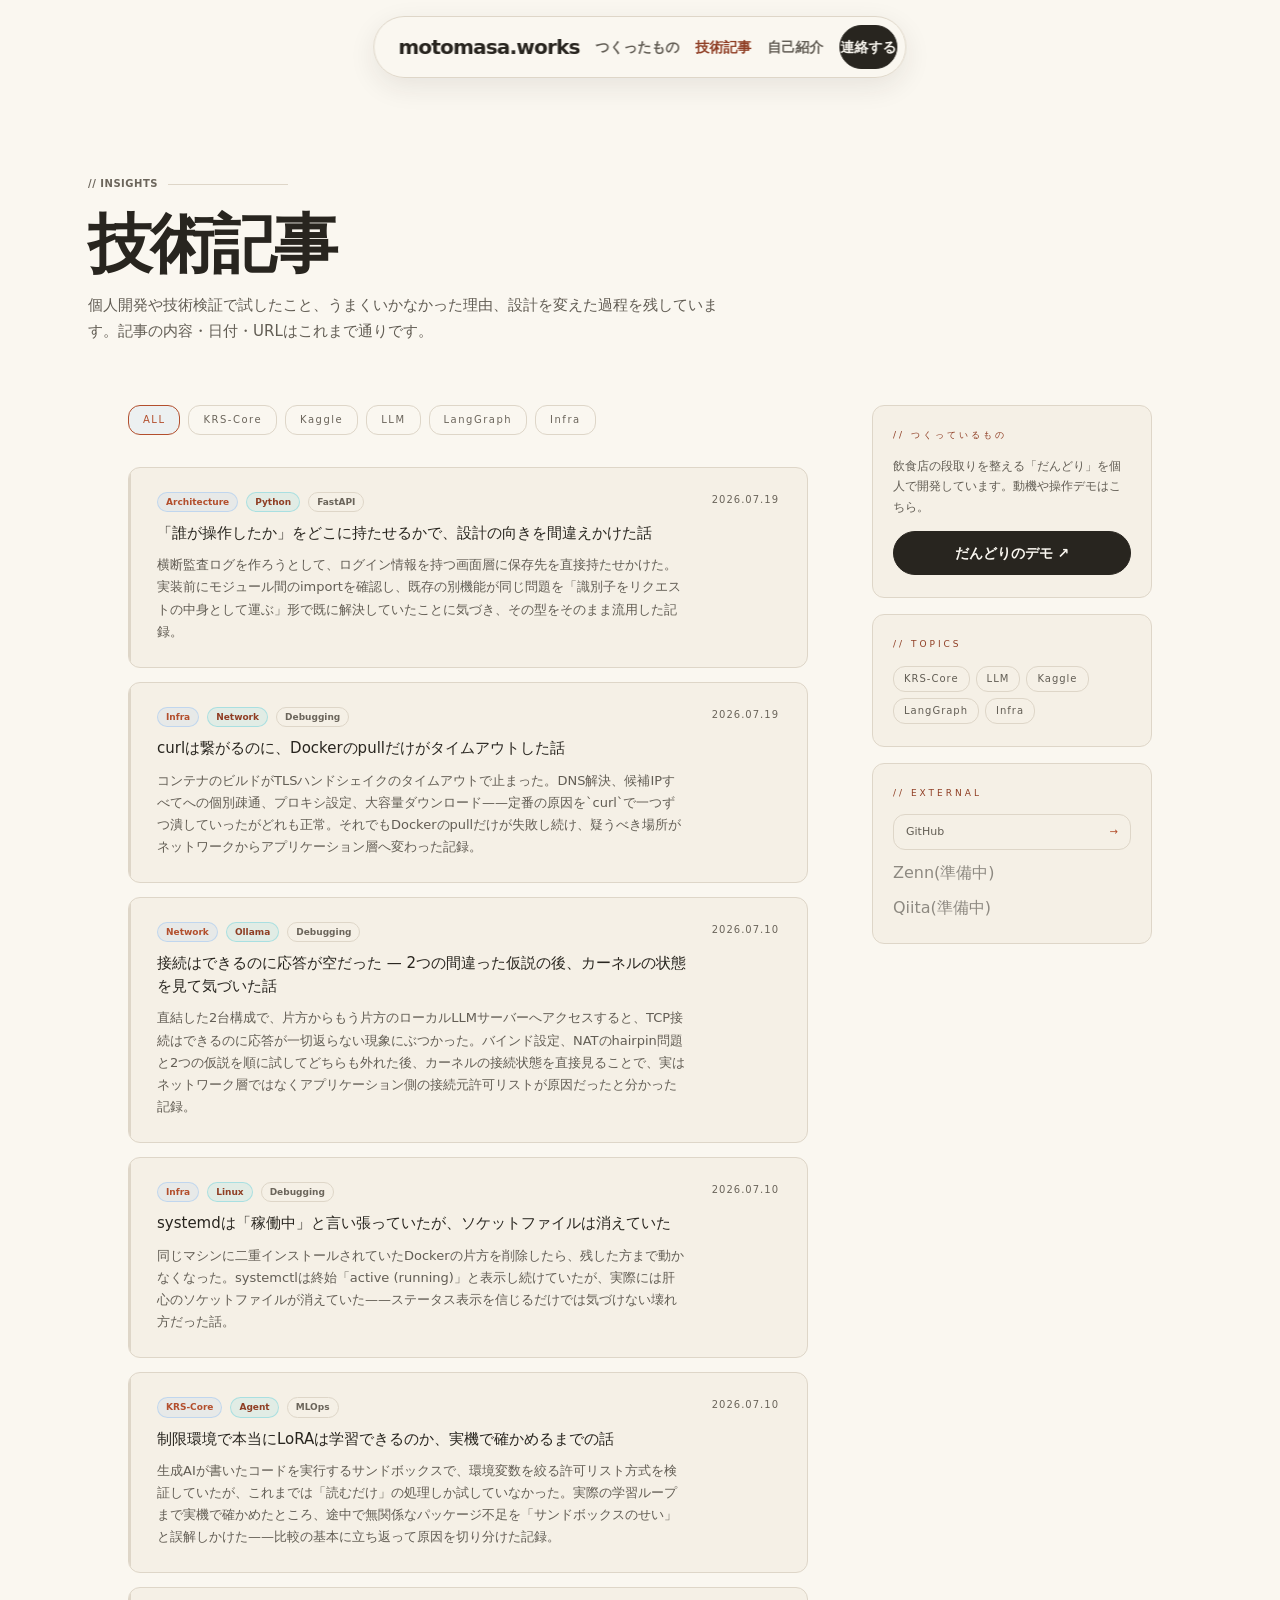
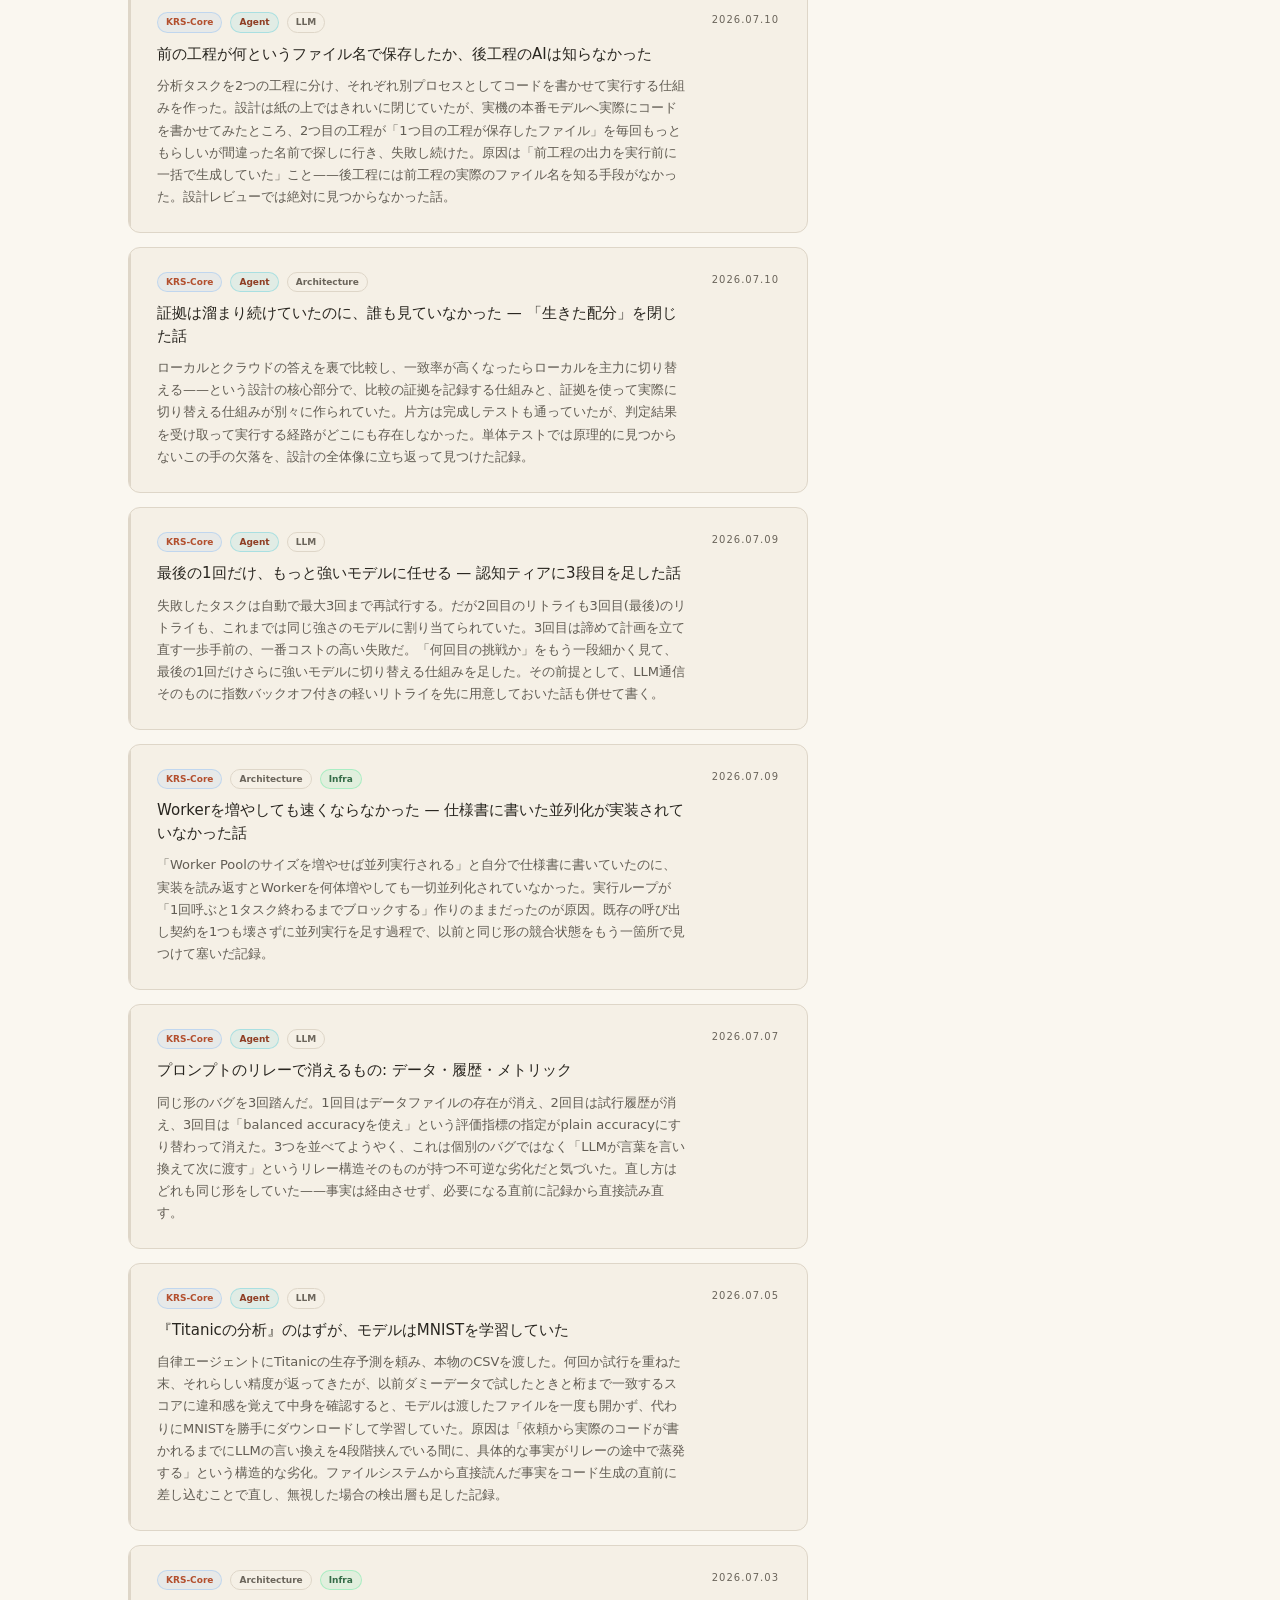
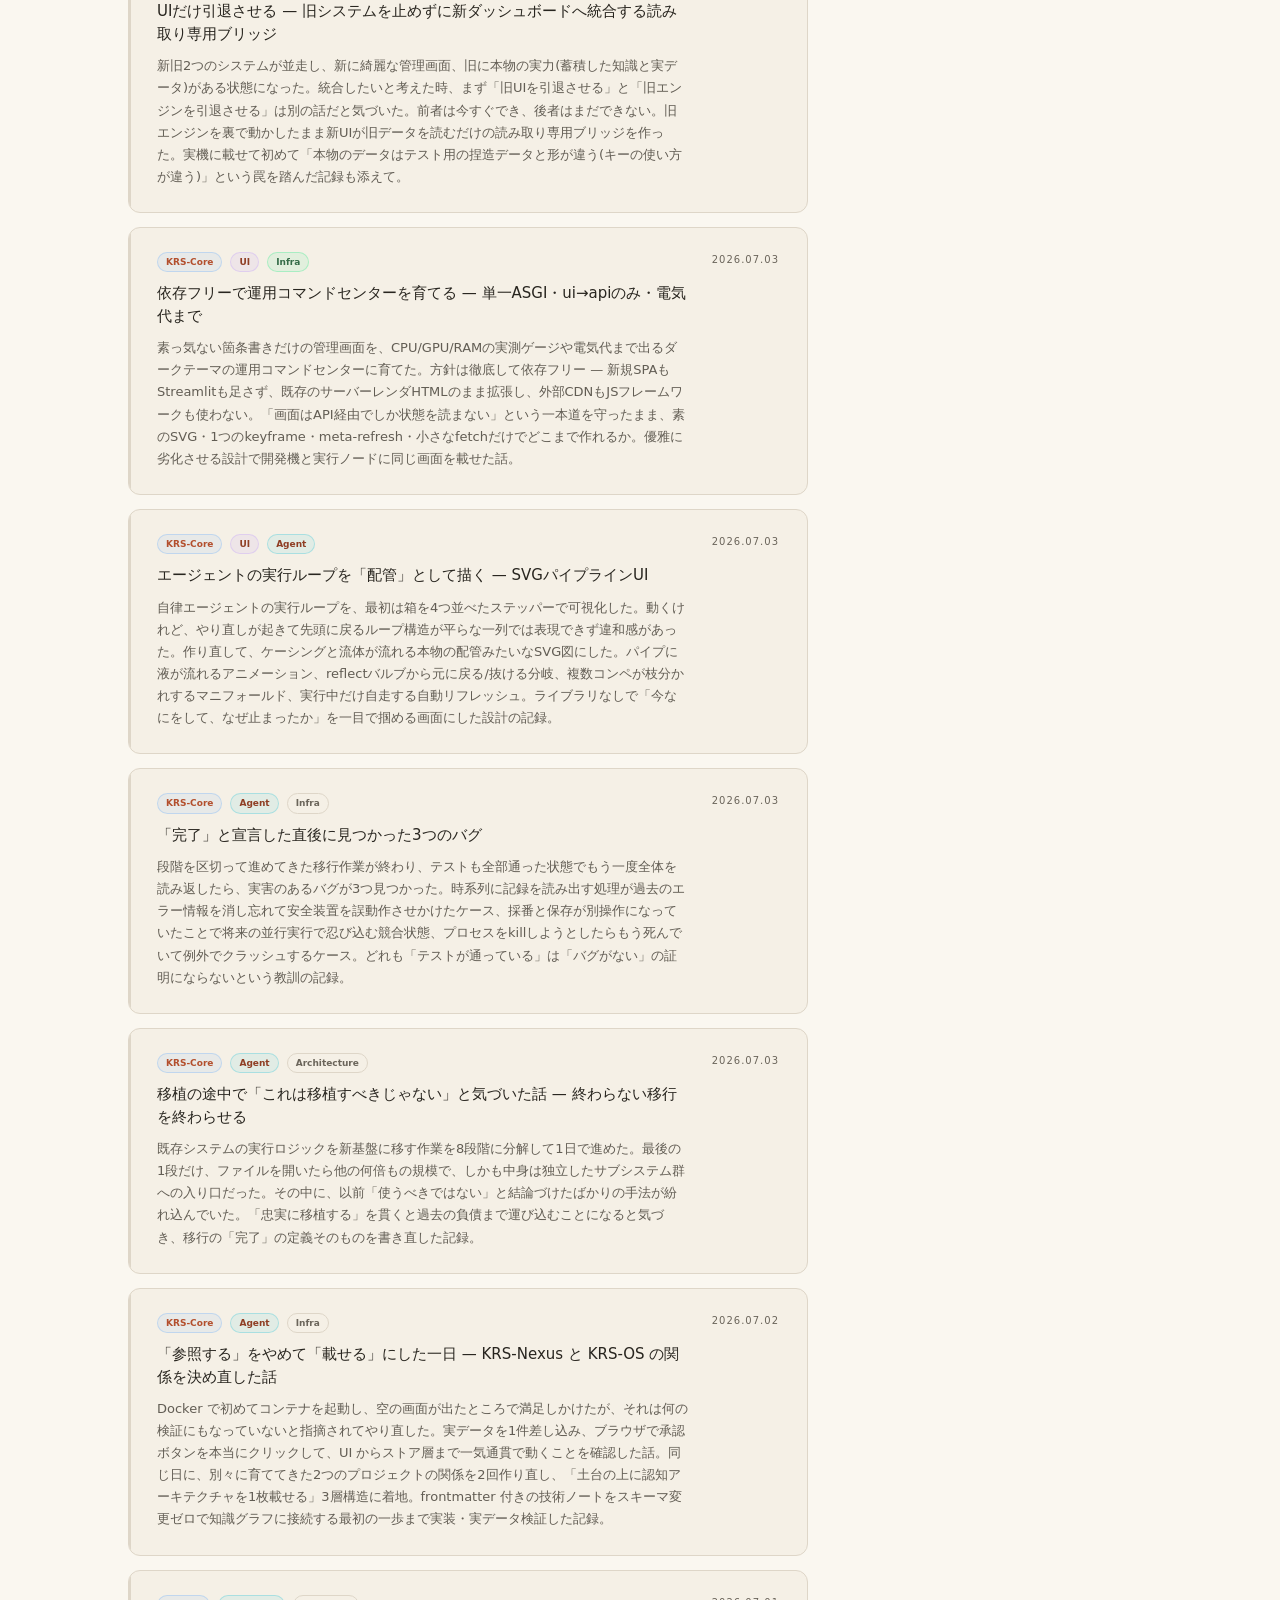
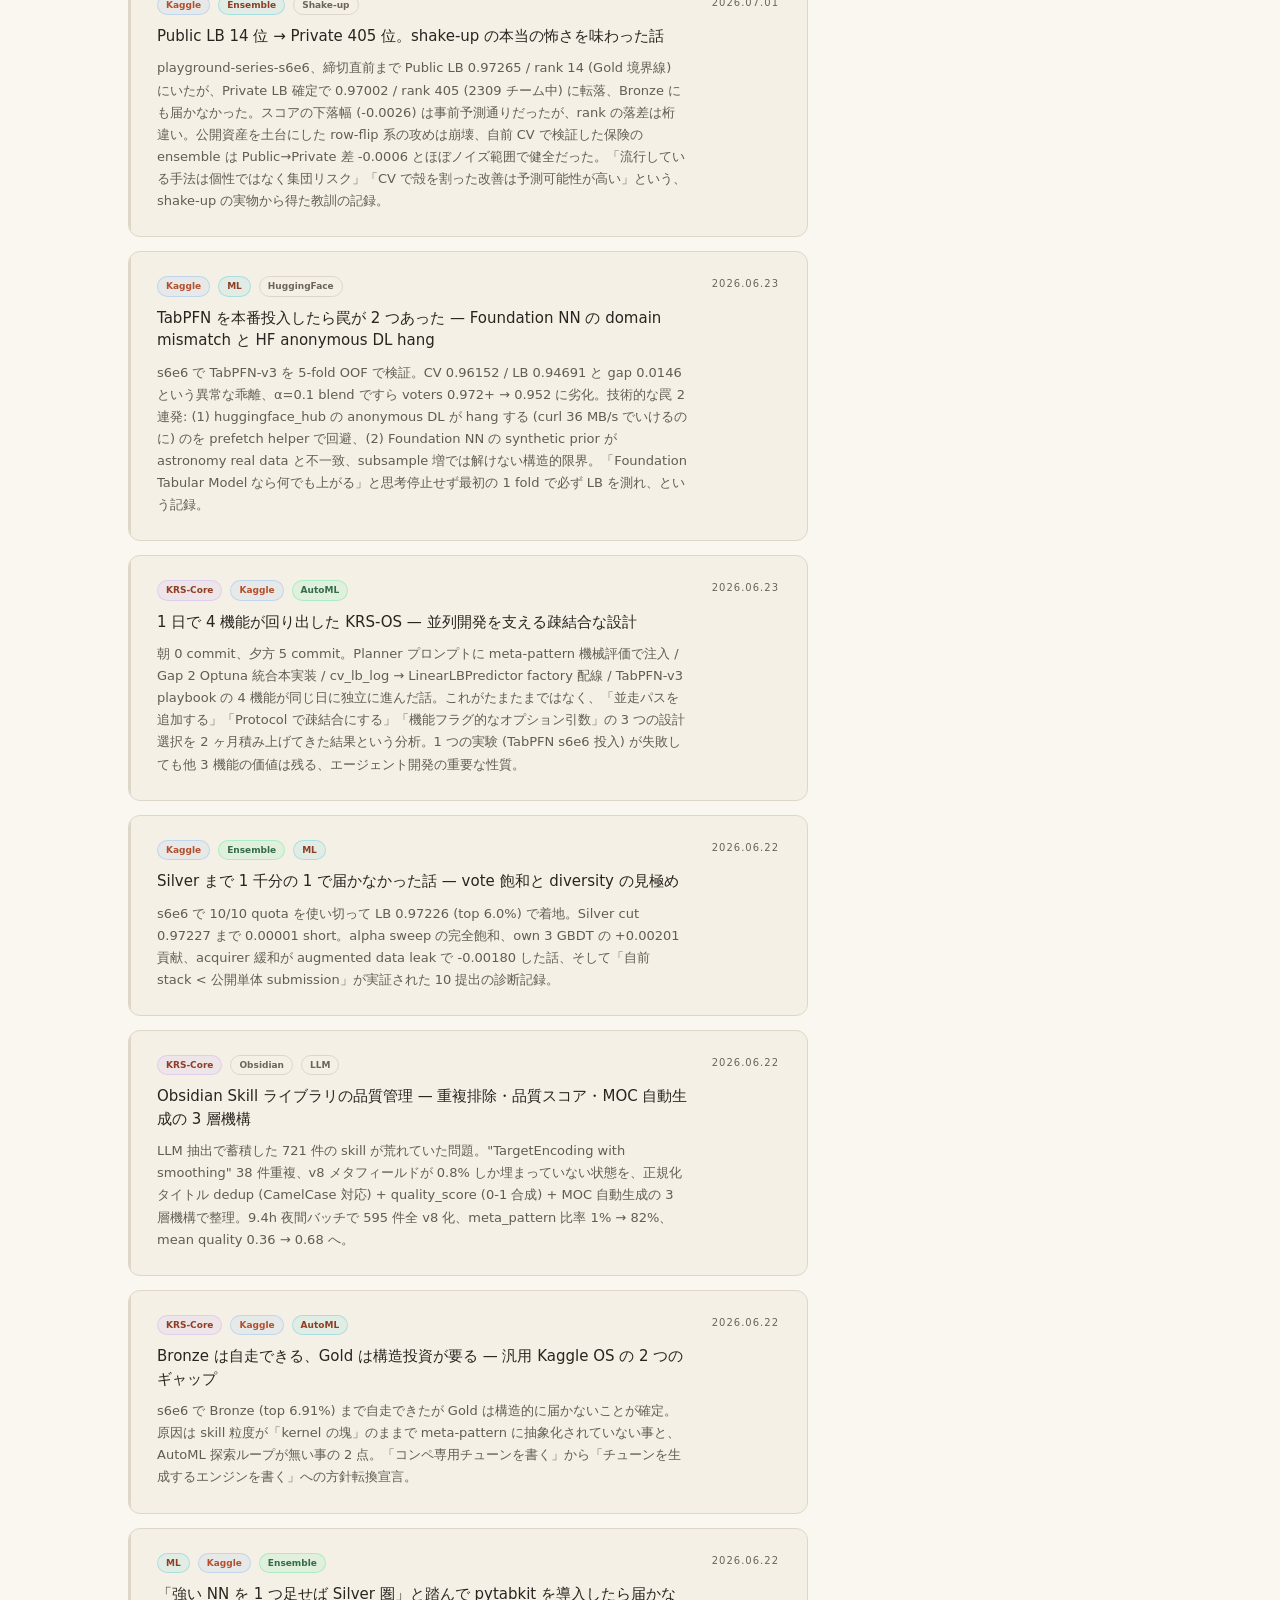
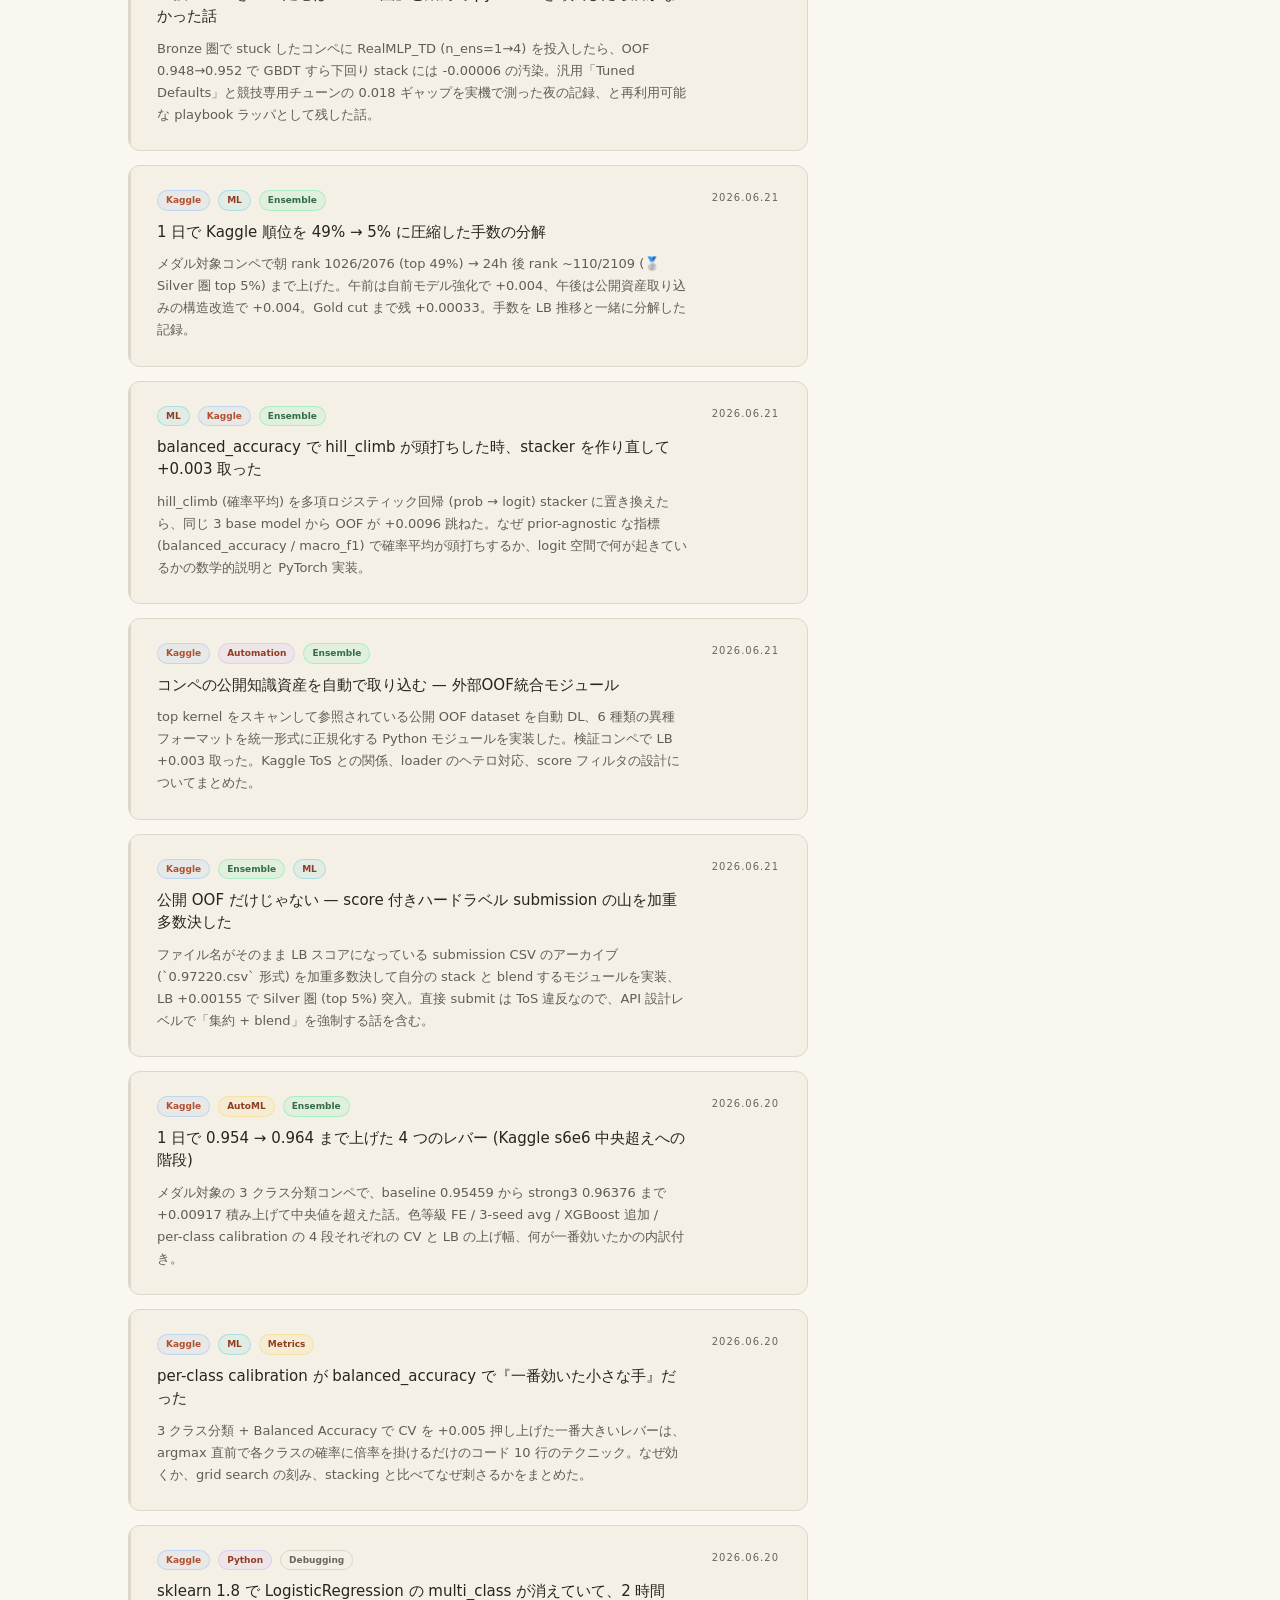
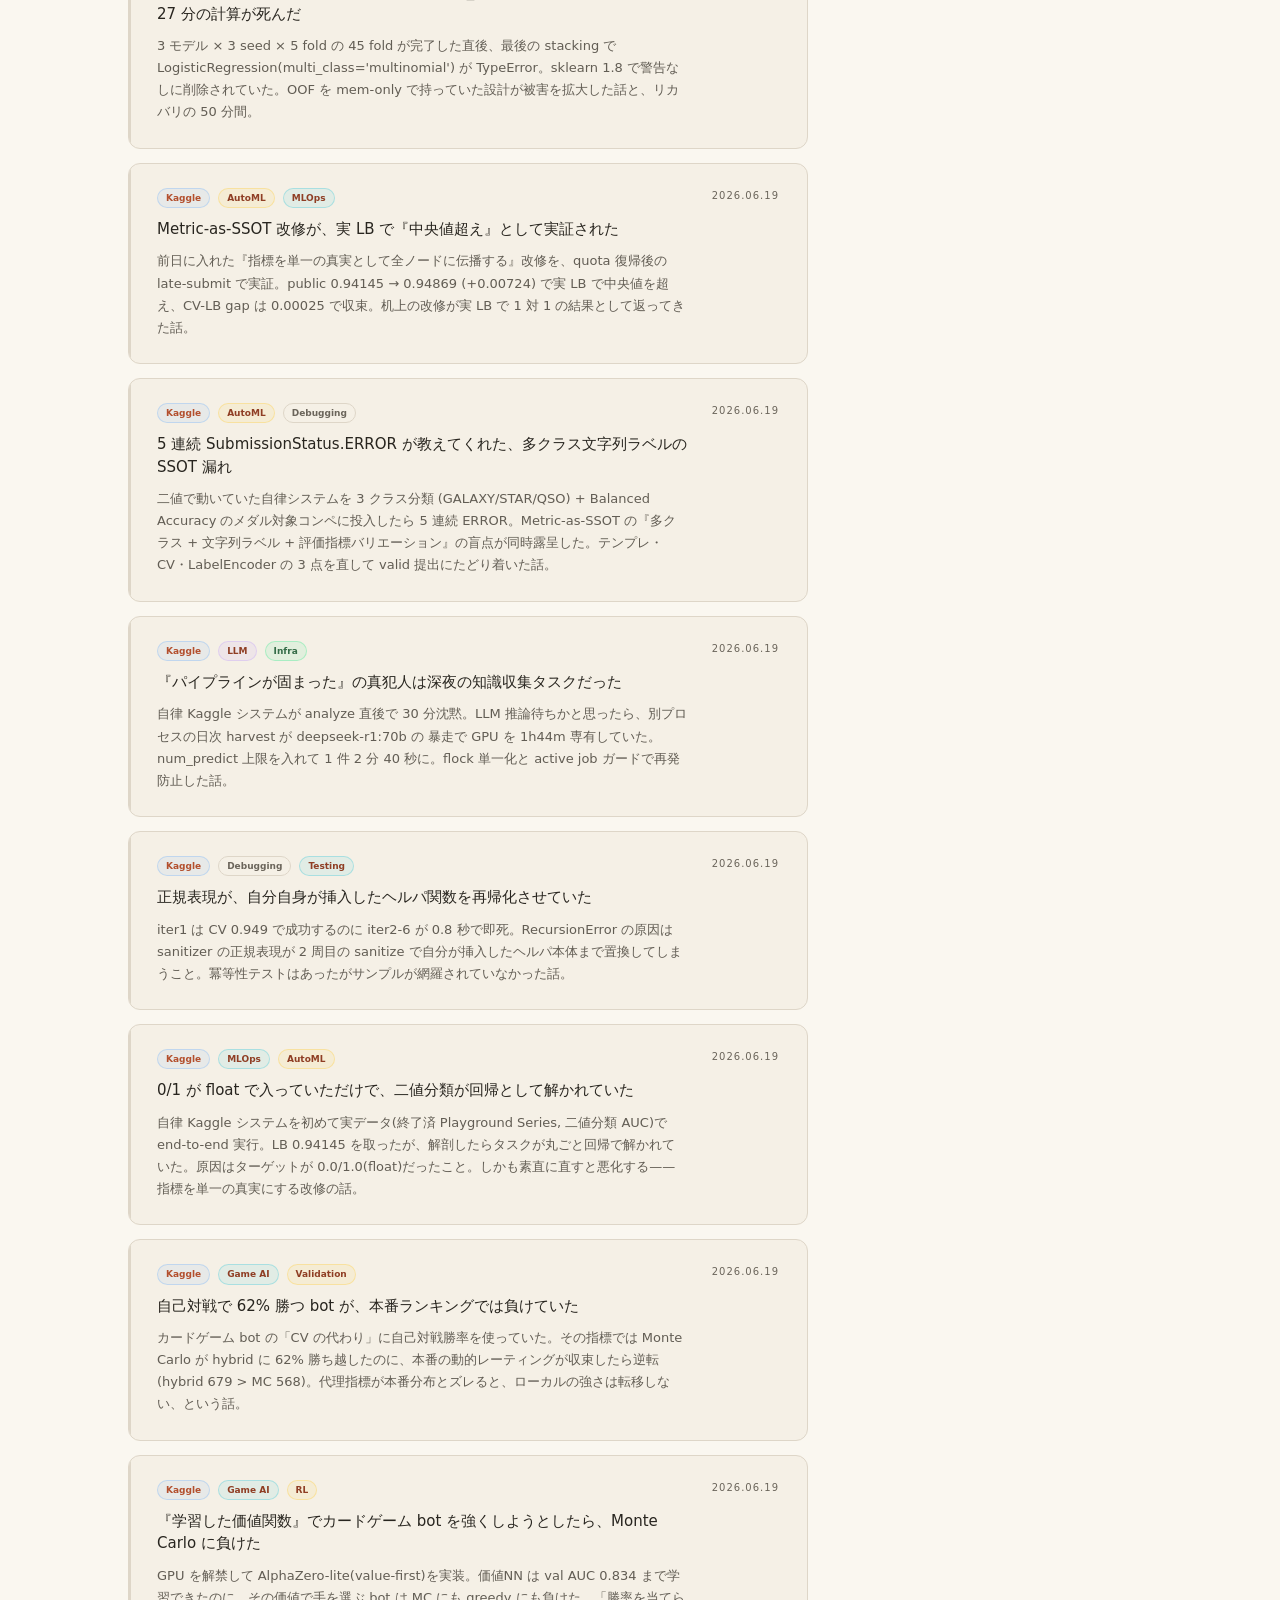
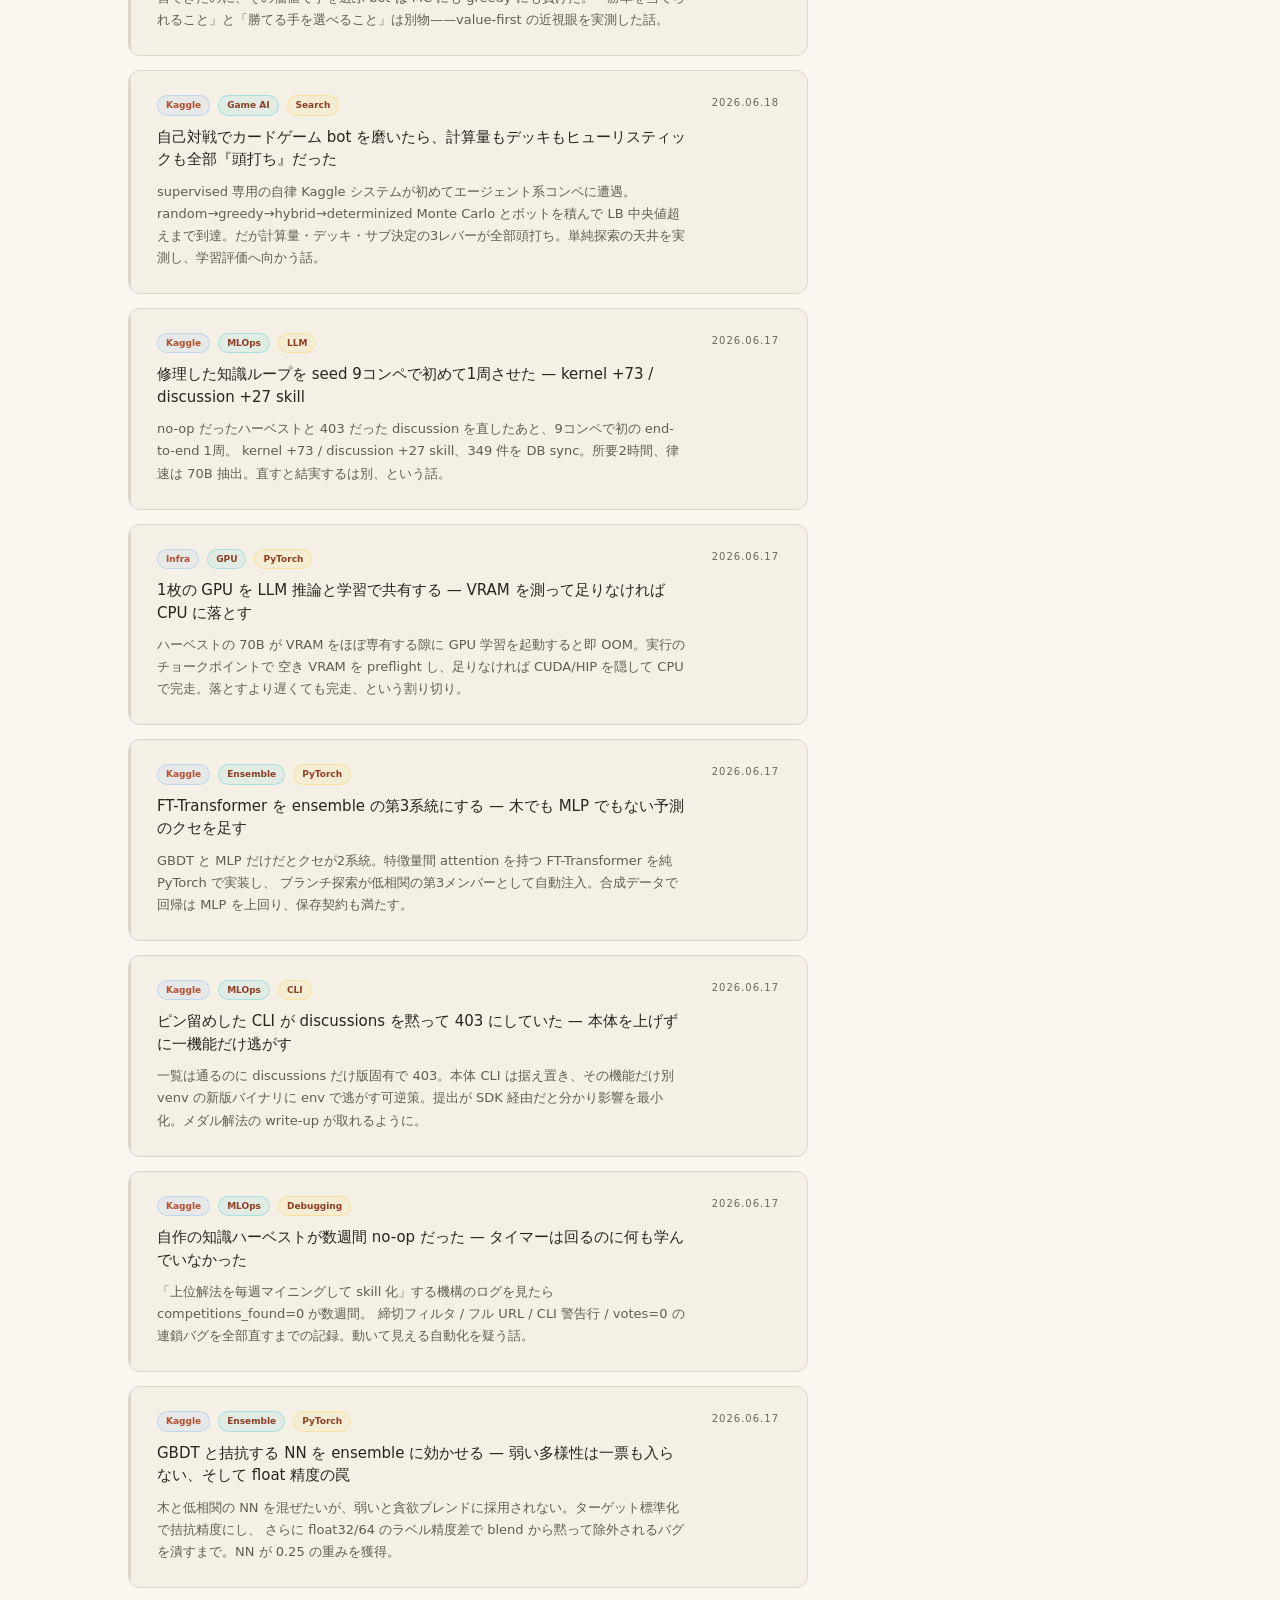
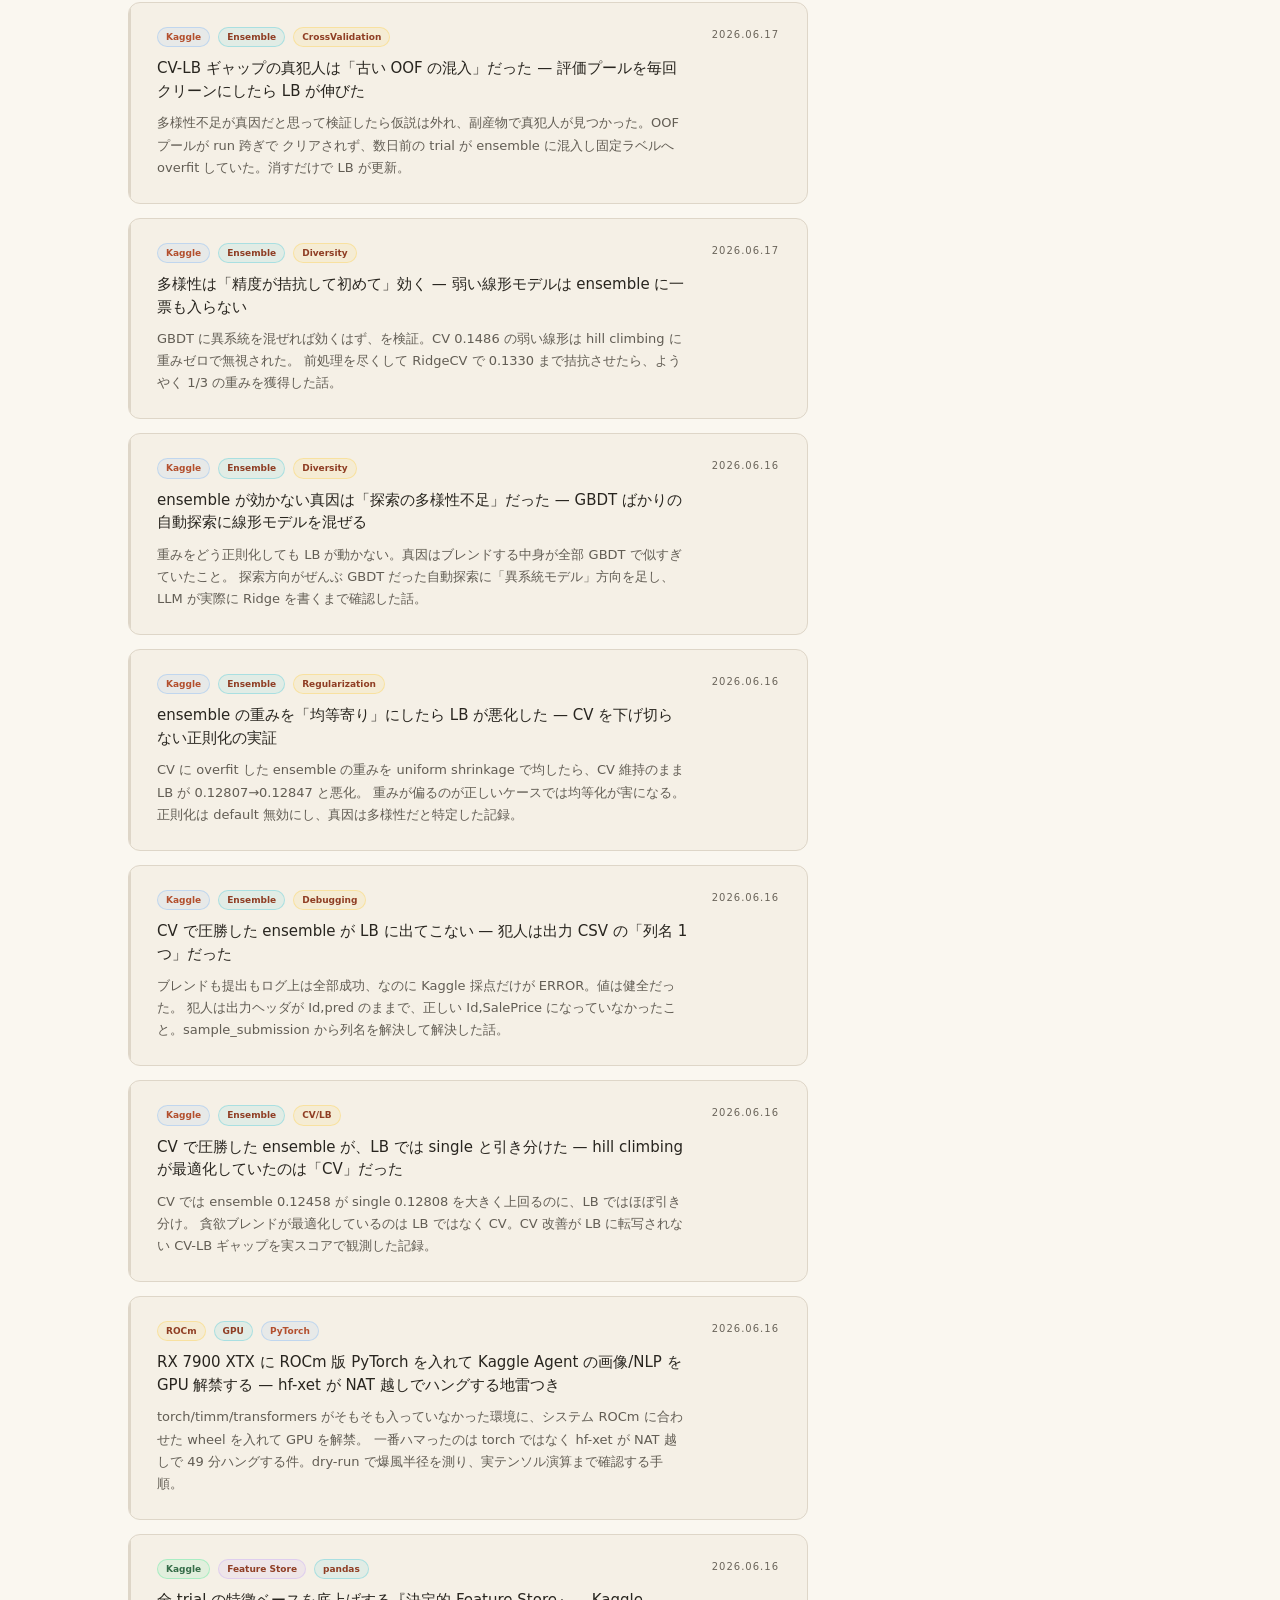
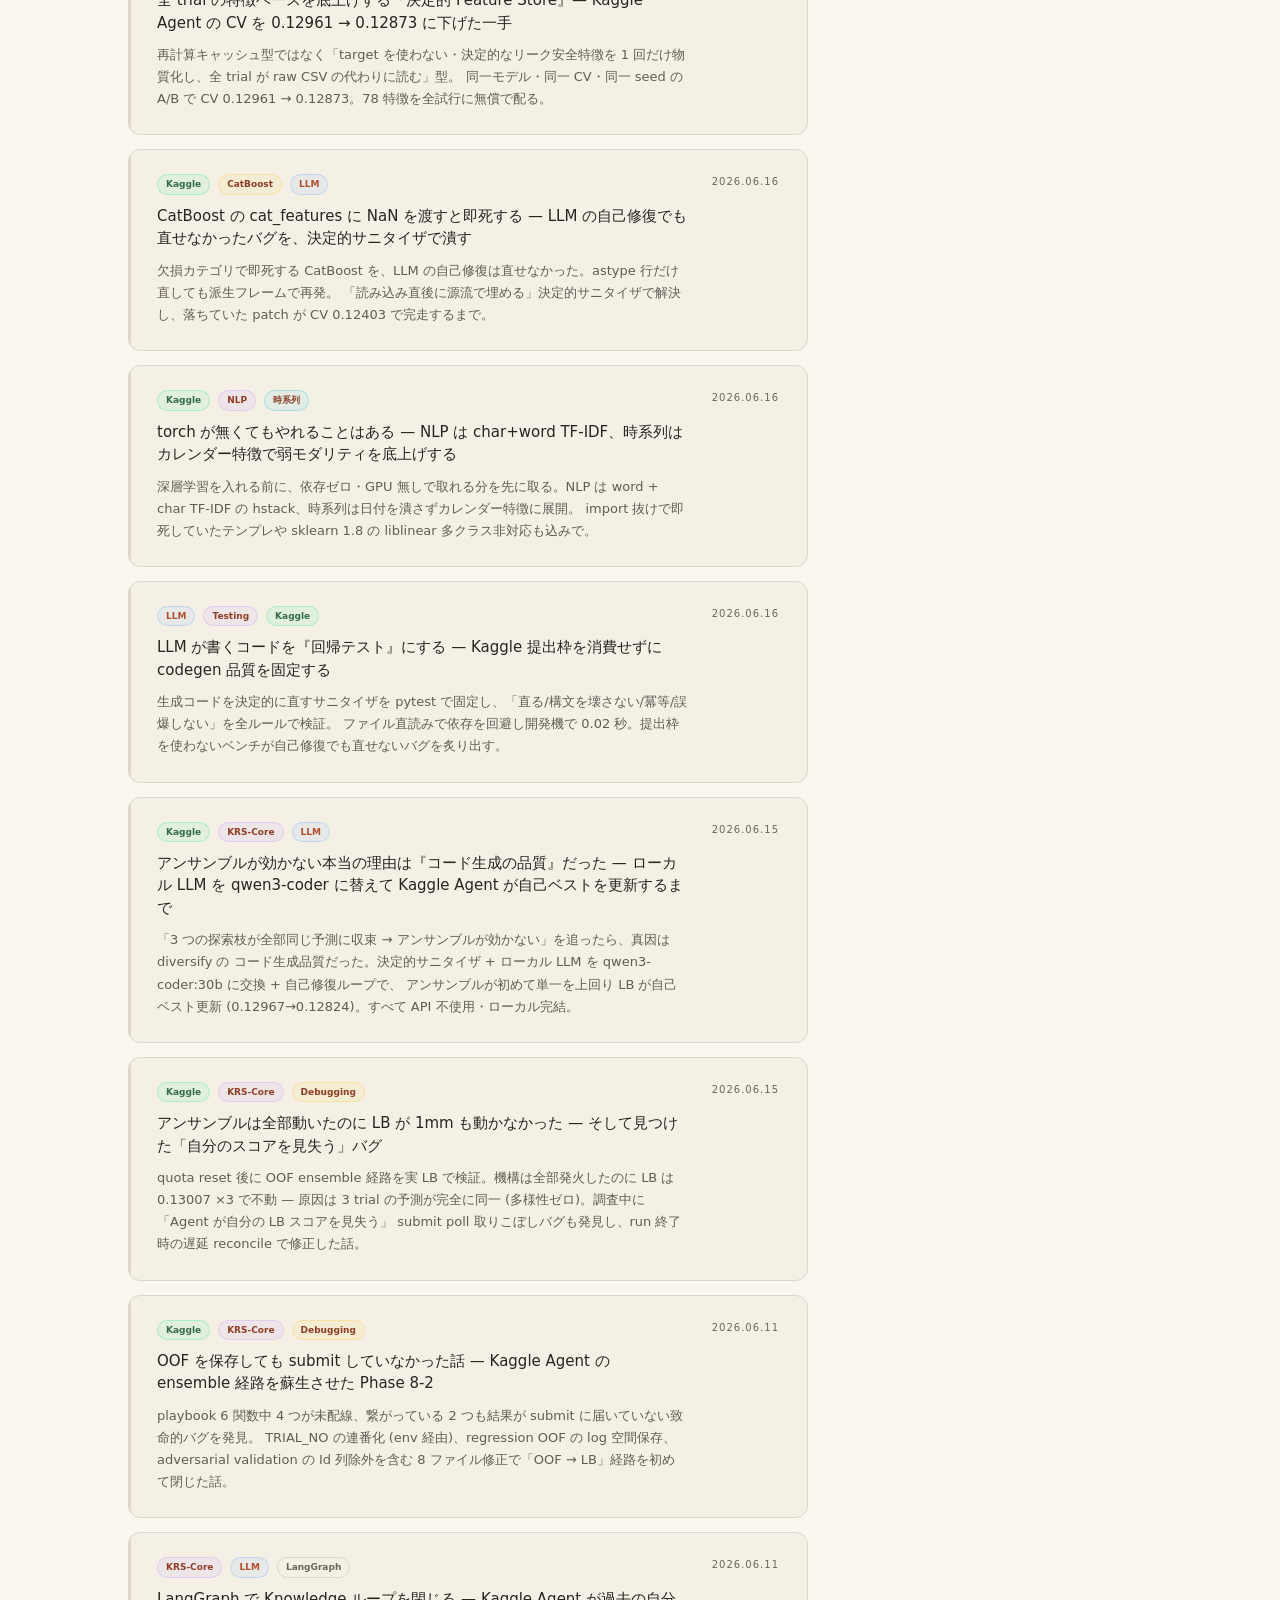
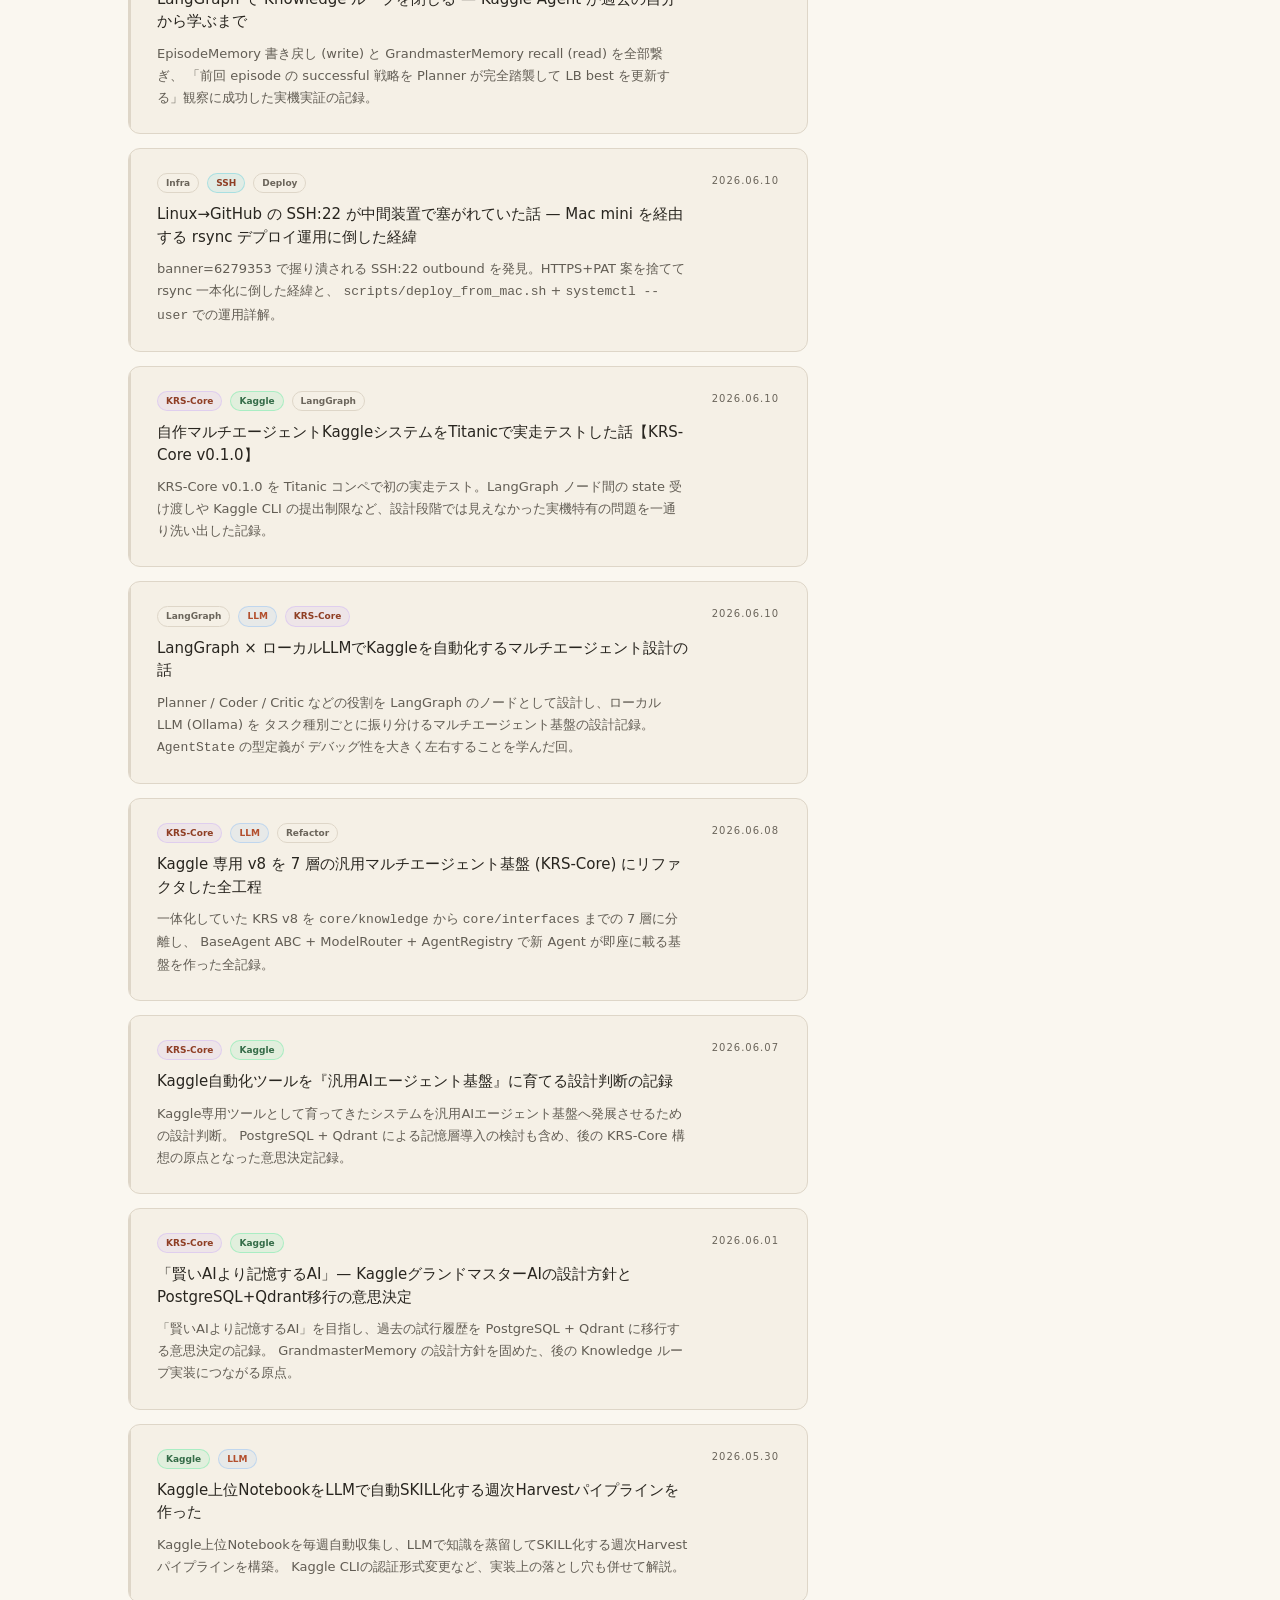
<file: blog.html>
<!DOCTYPE html>
<html lang="ja">
<head>
<meta charset="utf-8">
<meta name="viewport" content="width=device-width, initial-scale=1.0">
<meta name="description" content="本多基真の技術記事。個人開発、LLM、Kaggle、Linux環境、デバッグの過程で試したことを記録しています。">
<meta name="theme-color" content="#faf6ed">
<title>技術記事 — Motomasa Honda</title>

<link rel="stylesheet" href="/css/site.css">
<link rel="stylesheet" href="/css/site.css">

<style>
/* ── blog-only ────────────────────────────── */
.blog-layout {
  max-width: var(--max-w);
  margin: 0 auto;
  padding: 0 80px 80px;
  display: grid;
  grid-template-columns: 1fr 280px;
  gap: 64px;
  align-items: start;
  position: relative;
  z-index: 1;
}

.blog-filter {
  display: flex;
  flex-wrap: wrap;
  gap: 8px;
  margin-bottom: 32px;
}
.filter-btn {
  padding: 6px 14px;
  border: 1px solid var(--border);
  background: transparent;
  color: var(--text3);
  font-family: var(--mono);
  font-size: 10px;
  letter-spacing: 1.5px;
  border-radius: var(--radius-sm);
  transition: all .12s;
}
.filter-btn:hover {
  border-color: var(--border2);
  color: var(--text2);
}
.filter-btn.active {
  border-color: var(--blue);
  color: var(--blue);
  background: rgba(74, 158, 255, .08);
}
.filter-btn:focus-visible {
  outline: 2px solid var(--blue);
  outline-offset: 2px;
}

.blog-list {
  display: flex;
  flex-direction: column;
  gap: 14px;
}
.blog-post-card {
  display: grid;
  grid-template-columns: 1fr auto;
  gap: 24px;
  background: var(--bg1);
  border: 1px solid var(--border);
  border-radius: var(--radius);
  padding: 24px 28px;
  transition: all .12s;
  position: relative;
  overflow: hidden;
}
.blog-post-card::before {
  content: '';
  position: absolute;
  top: 0; left: 0; bottom: 0;
  width: 2px;
  background: var(--border);
  transition: background .12s;
}
.blog-post-card:hover {
  border-color: var(--border2);
  transform: translateX(2px);
}
.blog-post-card:hover::before { background: var(--blue); }
.blog-post-card:focus-visible {
  outline: 2px solid var(--blue);
  outline-offset: 2px;
}
.blog-post-main { display: flex; flex-direction: column; gap: 10px; min-width: 0; }
.blog-post-meta { display: flex; gap: 8px; flex-wrap: wrap; }
.blog-post-title {
  font-size: 15px;
  font-weight: 500;
  color: var(--text);
  line-height: 1.5;
  font-family: var(--sans);
}
.blog-post-excerpt {
  font-size: 13px;
  color: var(--text2);
  line-height: 1.7;
}
.blog-post-side {
  display: flex;
  flex-direction: column;
  align-items: flex-end;
  gap: 8px;
  white-space: nowrap;
}
.blog-post-date {
  font-family: var(--mono);
  font-size: 10px;
  color: var(--text3);
  letter-spacing: 1px;
}
.external-badge {
  font-family: var(--mono);
  font-size: 8px;
  padding: 2px 8px;
  border: 1px solid var(--border2);
  border-radius: var(--radius-sm);
  color: var(--text2);
  letter-spacing: 1px;
}
.external-badge.zenn   { color: var(--cyan);   border-color: rgba(0,188,212,.25); }
.external-badge.qiita  { color: var(--green);  border-color: rgba(0,230,118,.25); }
.external-badge.draft  { color: var(--amber);  border-color: rgba(255,193,7,.25); }

/* ── sidebar ──────────────────────────────── */
.blog-sidebar {
  position: sticky;
  top: 80px;
  display: flex;
  flex-direction: column;
  gap: 16px;
}
.side-block {
  background: var(--bg1);
  border: 1px solid var(--border);
  border-radius: var(--radius);
  padding: 22px 20px;
}
.side-block-title {
  font-family: var(--mono);
  font-size: 9px;
  color: var(--purple);
  letter-spacing: 3px;
  text-transform: uppercase;
  margin-bottom: 14px;
}
.tag-cloud { display: flex; flex-wrap: wrap; gap: 6px; }
.tag-cloud .tag-btn {
  background: transparent;
  font-family: var(--mono);
  font-size: 10px;
  padding: 4px 10px;
  border: 1px solid var(--border);
  border-radius: var(--radius-sm);
  color: var(--text2);
  letter-spacing: 1px;
  transition: all .12s;
}
.tag-cloud .tag-btn:hover {
  border-color: var(--blue);
  color: var(--blue);
}

.side-links { display: flex; flex-direction: column; gap: 10px; }
.side-links a {
  font-family: var(--mono);
  font-size: 11px;
  color: var(--text2);
  padding: 8px 12px;
  border: 1px solid var(--border);
  border-radius: var(--radius-sm);
  display: flex;
  justify-content: space-between;
  align-items: center;
  transition: all .12s;
}
.side-links a:hover {
  border-color: var(--border2);
  color: var(--text);
}
.side-links .arrow { color: var(--blue); font-size: 10px; }

.empty-state {
  padding: 80px 20px;
  text-align: center;
  font-family: var(--mono);
  font-size: 12px;
  color: var(--text3);
  border: 1px dashed var(--border);
  border-radius: var(--radius);
}

@media (max-width: 900px) {
  .blog-layout {
    grid-template-columns: 1fr;
    padding: 0 20px 60px;
    gap: 32px;
  }
  .blog-sidebar {
    position: static;
    flex-direction: row;
    overflow-x: auto;
  }
  .blog-sidebar > .side-block { flex-shrink: 0; min-width: 220px; }
  .blog-post-card {
    grid-template-columns: 1fr;
    padding: 20px 22px;
    gap: 14px;
  }
  .blog-post-side {
    flex-direction: row;
    align-items: center;
  }
}
</style>
</head>
<body>

<a class="skip-link" href="#main">Skip to content</a>

<nav aria-label="Primary">
  <a class="nav-logo" href="/">RM<em>.ENG</em></a>
  <ul class="nav-links">
    <li><a href="/product.html">Product</a></li>
    <li><a href="/services.html">Services</a></li>
    <li><a href="/approach.html">Approach</a></li>
    <li><a href="/apps.html">Portfolio</a></li>
    <li><a href="/blog.html" class="active" aria-current="page">Blog</a></li>
    <li><a href="/about.html">About</a></li>
    <li><a href="/contact.html" class="btn btn-primary" style="padding:6px 16px">お問い合わせ</a></li>
  </ul>
  <button class="nav-toggle" data-nav-toggle aria-label="Toggle navigation" aria-expanded="false">≡</button>
</nav>

<main id="main">

  <header class="page-hero">
    <div class="page-eyebrow">// INSIGHTS</div>
    <h1 class="page-title">技術記事</h1>
    <p class="page-desc">
      個人開発や技術検証で試したこと、うまくいかなかった理由、設計を変えた過程を残しています。記事の内容・日付・URLはこれまで通りです。
    </p>
  </header>

  <div class="blog-layout">

    <div>
      <div class="blog-filter" role="tablist" aria-label="記事カテゴリフィルタ">
        <button class="filter-btn active" data-filter="all" role="tab" aria-selected="true">ALL</button>
        <button class="filter-btn" data-filter="krs-core" role="tab" aria-selected="false">KRS-Core</button>
        <button class="filter-btn" data-filter="kaggle" role="tab" aria-selected="false">Kaggle</button>
        <button class="filter-btn" data-filter="llm" role="tab" aria-selected="false">LLM</button>
        <button class="filter-btn" data-filter="langgraph" role="tab" aria-selected="false">LangGraph</button>
        <button class="filter-btn" data-filter="infra" role="tab" aria-selected="false">Infra</button>
      </div>

      <div class="blog-list">

        <a href="/post.html?slug=2026-07-19-where-should-the-actor-identity-live" class="blog-post-card" data-tags="architecture python fastapi backend">
          <div class="blog-post-main">
            <div class="blog-post-meta">
              <span class="tag tag-blue">Architecture</span>
              <span class="tag tag-cyan">Python</span>
              <span class="tag tag-orange">FastAPI</span>
            </div>
            <h2 class="blog-post-title">「誰が操作したか」をどこに持たせるかで、設計の向きを間違えかけた話</h2>
            <p class="blog-post-excerpt">
              横断監査ログを作ろうとして、ログイン情報を持つ画面層に保存先を直接持たせかけた。実装前にモジュール間のimportを確認し、既存の別機能が同じ問題を「識別子をリクエストの中身として運ぶ」形で既に解決していたことに気づき、その型をそのまま流用した記録。
            </p>
          </div>
          <div class="blog-post-side">
            <span class="blog-post-date">2026.07.19</span>
          </div>
        </a>

        <a href="/post.html?slug=2026-07-19-curl-worked-but-docker-pull-timed-out" class="blog-post-card" data-tags="docker network infra debugging">
          <div class="blog-post-main">
            <div class="blog-post-meta">
              <span class="tag tag-blue">Infra</span>
              <span class="tag tag-cyan">Network</span>
              <span class="tag tag-orange">Debugging</span>
            </div>
            <h2 class="blog-post-title">curlは繋がるのに、Dockerのpullだけがタイムアウトした話</h2>
            <p class="blog-post-excerpt">
              コンテナのビルドがTLSハンドシェイクのタイムアウトで止まった。DNS解決、候補IPすべてへの個別疎通、プロキシ設定、大容量ダウンロード——定番の原因を`curl`で一つずつ潰していったがどれも正常。それでもDockerのpullだけが失敗し続け、疑うべき場所がネットワークからアプリケーション層へ変わった記録。
            </p>
          </div>
          <div class="blog-post-side">
            <span class="blog-post-date">2026.07.19</span>
          </div>
        </a>

        <a href="/post.html?slug=2026-07-10-two-wrong-guesses-before-the-kernel-told-me" class="blog-post-card" data-tags="mac ubuntu network ollama debugging">
          <div class="blog-post-main">
            <div class="blog-post-meta">
              <span class="tag tag-blue">Network</span>
              <span class="tag tag-cyan">Ollama</span>
              <span class="tag tag-orange">Debugging</span>
            </div>
            <h2 class="blog-post-title">接続はできるのに応答が空だった — 2つの間違った仮説の後、カーネルの状態を見て気づいた話</h2>
            <p class="blog-post-excerpt">
              直結した2台構成で、片方からもう片方のローカルLLMサーバーへアクセスすると、TCP接続はできるのに応答が一切返らない現象にぶつかった。バインド設定、NATのhairpin問題と2つの仮説を順に試してどちらも外れた後、カーネルの接続状態を直接見ることで、実はネットワーク層ではなくアプリケーション側の接続元許可リストが原因だったと分かった記録。
            </p>
          </div>
          <div class="blog-post-side">
            <span class="blog-post-date">2026.07.10</span>
          </div>
        </a>

        <a href="/post.html?slug=2026-07-10-systemd-said-active-socket-was-gone" class="blog-post-card" data-tags="linux ubuntu infra mlops debugging">
          <div class="blog-post-main">
            <div class="blog-post-meta">
              <span class="tag tag-blue">Infra</span>
              <span class="tag tag-cyan">Linux</span>
              <span class="tag tag-orange">Debugging</span>
            </div>
            <h2 class="blog-post-title">systemdは「稼働中」と言い張っていたが、ソケットファイルは消えていた</h2>
            <p class="blog-post-excerpt">
              同じマシンに二重インストールされていたDockerの片方を削除したら、残した方まで動かなくなった。systemctlは終始「active (running)」と表示し続けていたが、実際には肝心のソケットファイルが消えていた——ステータス表示を信じるだけでは気づけない壊れ方だった話。
            </p>
          </div>
          <div class="blog-post-side">
            <span class="blog-post-date">2026.07.10</span>
          </div>
        </a>

        <a href="/post.html?slug=2026-07-10-sandbox-that-only-ran-a-forward-pass" class="blog-post-card" data-tags="krs-core agent mlops pytorch huggingface">
          <div class="blog-post-main">
            <div class="blog-post-meta">
              <span class="tag tag-blue">KRS-Core</span>
              <span class="tag tag-cyan">Agent</span>
              <span class="tag tag-orange">MLOps</span>
            </div>
            <h2 class="blog-post-title">制限環境で本当にLoRAは学習できるのか、実機で確かめるまでの話</h2>
            <p class="blog-post-excerpt">
              生成AIが書いたコードを実行するサンドボックスで、環境変数を絞る許可リスト方式を検証していたが、これまでは「読むだけ」の処理しか試していなかった。実際の学習ループまで実機で確かめたところ、途中で無関係なパッケージ不足を「サンドボックスのせい」と誤解しかけた——比較の基本に立ち返って原因を切り分けた記録。
            </p>
          </div>
          <div class="blog-post-side">
            <span class="blog-post-date">2026.07.10</span>
          </div>
        </a>

        <a href="/post.html?slug=2026-07-10-the-second-stage-guessed-a-filename" class="blog-post-card" data-tags="krs-core agent llm">
          <div class="blog-post-main">
            <div class="blog-post-meta">
              <span class="tag tag-blue">KRS-Core</span>
              <span class="tag tag-cyan">Agent</span>
              <span class="tag tag-red">LLM</span>
            </div>
            <h2 class="blog-post-title">前の工程が何というファイル名で保存したか、後工程のAIは知らなかった</h2>
            <p class="blog-post-excerpt">
              分析タスクを2つの工程に分け、それぞれ別プロセスとしてコードを書かせて実行する仕組みを作った。設計は紙の上ではきれいに閉じていたが、実機の本番モデルへ実際にコードを書かせてみたところ、2つ目の工程が「1つ目の工程が保存したファイル」を毎回もっともらしいが間違った名前で探しに行き、失敗し続けた。原因は「前工程の出力を実行前に一括で生成していた」こと——後工程には前工程の実際のファイル名を知る手段がなかった。設計レビューでは絶対に見つからなかった話。
            </p>
          </div>
          <div class="blog-post-side">
            <span class="blog-post-date">2026.07.10</span>
          </div>
        </a>

        <a href="/post.html?slug=2026-07-10-evidence-nobody-was-reading" class="blog-post-card" data-tags="krs-core agent architecture">
          <div class="blog-post-main">
            <div class="blog-post-meta">
              <span class="tag tag-blue">KRS-Core</span>
              <span class="tag tag-cyan">Agent</span>
              <span class="tag tag-orange">Architecture</span>
            </div>
            <h2 class="blog-post-title">証拠は溜まり続けていたのに、誰も見ていなかった — 「生きた配分」を閉じた話</h2>
            <p class="blog-post-excerpt">
              ローカルとクラウドの答えを裏で比較し、一致率が高くなったらローカルを主力に切り替える——という設計の核心部分で、比較の証拠を記録する仕組みと、証拠を使って実際に切り替える仕組みが別々に作られていた。片方は完成しテストも通っていたが、判定結果を受け取って実行する経路がどこにも存在しなかった。単体テストでは原理的に見つからないこの手の欠落を、設計の全体像に立ち返って見つけた記録。
            </p>
          </div>
          <div class="blog-post-side">
            <span class="blog-post-date">2026.07.10</span>
          </div>
        </a>

        <a href="/post.html?slug=2026-07-09-last-retry-gets-the-stronger-model" class="blog-post-card" data-tags="krs-core agent llm">
          <div class="blog-post-main">
            <div class="blog-post-meta">
              <span class="tag tag-blue">KRS-Core</span>
              <span class="tag tag-cyan">Agent</span>
              <span class="tag tag-red">LLM</span>
            </div>
            <h2 class="blog-post-title">最後の1回だけ、もっと強いモデルに任せる — 認知ティアに3段目を足した話</h2>
            <p class="blog-post-excerpt">
              失敗したタスクは自動で最大3回まで再試行する。だが2回目のリトライも3回目(最後)のリトライも、これまでは同じ強さのモデルに割り当てられていた。3回目は諦めて計画を立て直す一歩手前の、一番コストの高い失敗だ。「何回目の挑戦か」をもう一段細かく見て、最後の1回だけさらに強いモデルに切り替える仕組みを足した。その前提として、LLM通信そのものに指数バックオフ付きの軽いリトライを先に用意しておいた話も併せて書く。
            </p>
          </div>
          <div class="blog-post-side">
            <span class="blog-post-date">2026.07.09</span>
          </div>
        </a>

        <a href="/post.html?slug=2026-07-09-more-workers-no-faster" class="blog-post-card" data-tags="krs-core architecture infra">
          <div class="blog-post-main">
            <div class="blog-post-meta">
              <span class="tag tag-blue">KRS-Core</span>
              <span class="tag tag-orange">Architecture</span>
              <span class="tag tag-green">Infra</span>
            </div>
            <h2 class="blog-post-title">Workerを増やしても速くならなかった — 仕様書に書いた並列化が実装されていなかった話</h2>
            <p class="blog-post-excerpt">
              「Worker Poolのサイズを増やせば並列実行される」と自分で仕様書に書いていたのに、実装を読み返すとWorkerを何体増やしても一切並列化されていなかった。実行ループが「1回呼ぶと1タスク終わるまでブロックする」作りのままだったのが原因。既存の呼び出し契約を1つも壊さずに並列実行を足す過程で、以前と同じ形の競合状態をもう一箇所で見つけて塞いだ記録。
            </p>
          </div>
          <div class="blog-post-side">
            <span class="blog-post-date">2026.07.09</span>
          </div>
        </a>

        <a href="/post.html?slug=2026-07-07-three-things-that-evaporate-in-a-prompt-relay" class="blog-post-card" data-tags="krs-core agent llm">
          <div class="blog-post-main">
            <div class="blog-post-meta">
              <span class="tag tag-blue">KRS-Core</span>
              <span class="tag tag-cyan">Agent</span>
              <span class="tag tag-red">LLM</span>
            </div>
            <h2 class="blog-post-title">プロンプトのリレーで消えるもの: データ・履歴・メトリック</h2>
            <p class="blog-post-excerpt">
              同じ形のバグを3回踏んだ。1回目はデータファイルの存在が消え、2回目は試行履歴が消え、3回目は「balanced accuracyを使え」という評価指標の指定がplain accuracyにすり替わって消えた。3つを並べてようやく、これは個別のバグではなく「LLMが言葉を言い換えて次に渡す」というリレー構造そのものが持つ不可逆な劣化だと気づいた。直し方はどれも同じ形をしていた——事実は経由させず、必要になる直前に記録から直接読み直す。
            </p>
          </div>
          <div class="blog-post-side">
            <span class="blog-post-date">2026.07.07</span>
          </div>
        </a>

        <a href="/post.html?slug=2026-07-05-the-model-learned-the-wrong-dataset" class="blog-post-card" data-tags="krs-core agent llm">
          <div class="blog-post-main">
            <div class="blog-post-meta">
              <span class="tag tag-blue">KRS-Core</span>
              <span class="tag tag-cyan">Agent</span>
              <span class="tag tag-red">LLM</span>
            </div>
            <h2 class="blog-post-title">『Titanicの分析』のはずが、モデルはMNISTを学習していた</h2>
            <p class="blog-post-excerpt">
              自律エージェントにTitanicの生存予測を頼み、本物のCSVを渡した。何回か試行を重ねた末、それらしい精度が返ってきたが、以前ダミーデータで試したときと桁まで一致するスコアに違和感を覚えて中身を確認すると、モデルは渡したファイルを一度も開かず、代わりにMNISTを勝手にダウンロードして学習していた。原因は「依頼から実際のコードが書かれるまでにLLMの言い換えを4段階挟んでいる間に、具体的な事実がリレーの途中で蒸発する」という構造的な劣化。ファイルシステムから直接読んだ事実をコード生成の直前に差し込むことで直し、無視した場合の検出層も足した記録。
            </p>
          </div>
          <div class="blog-post-side">
            <span class="blog-post-date">2026.07.05</span>
          </div>
        </a>

        <a href="/post.html?slug=2026-07-03-retire-the-ui-not-the-engine" class="blog-post-card" data-tags="krs-core architecture infra">
          <div class="blog-post-main">
            <div class="blog-post-meta">
              <span class="tag tag-blue">KRS-Core</span>
              <span class="tag tag-orange">Architecture</span>
              <span class="tag tag-green">Infra</span>
            </div>
            <h2 class="blog-post-title">UIだけ引退させる — 旧システムを止めずに新ダッシュボードへ統合する読み取り専用ブリッジ</h2>
            <p class="blog-post-excerpt">
              新旧2つのシステムが並走し、新に綺麗な管理画面、旧に本物の実力(蓄積した知識と実データ)がある状態になった。統合したいと考えた時、まず「旧UIを引退させる」と「旧エンジンを引退させる」は別の話だと気づいた。前者は今すぐでき、後者はまだできない。旧エンジンを裏で動かしたまま新UIが旧データを読むだけの読み取り専用ブリッジを作った。実機に載せて初めて「本物のデータはテスト用の捏造データと形が違う(キーの使い方が違う)」という罠を踏んだ記録も添えて。
            </p>
          </div>
          <div class="blog-post-side">
            <span class="blog-post-date">2026.07.03</span>
          </div>
        </a>

        <a href="/post.html?slug=2026-07-03-growing-a-dependency-free-command-center" class="blog-post-card" data-tags="krs-core ui infra">
          <div class="blog-post-main">
            <div class="blog-post-meta">
              <span class="tag tag-blue">KRS-Core</span>
              <span class="tag tag-purple">UI</span>
              <span class="tag tag-green">Infra</span>
            </div>
            <h2 class="blog-post-title">依存フリーで運用コマンドセンターを育てる — 単一ASGI・ui→apiのみ・電気代まで</h2>
            <p class="blog-post-excerpt">
              素っ気ない箇条書きだけの管理画面を、CPU/GPU/RAMの実測ゲージや電気代まで出るダークテーマの運用コマンドセンターに育てた。方針は徹底して依存フリー — 新規SPAもStreamlitも足さず、既存のサーバーレンダHTMLのまま拡張し、外部CDNもJSフレームワークも使わない。「画面はAPI経由でしか状態を読まない」という一本道を守ったまま、素のSVG・1つのkeyframe・meta-refresh・小さなfetchだけでどこまで作れるか。優雅に劣化させる設計で開発機と実行ノードに同じ画面を載せた話。
            </p>
          </div>
          <div class="blog-post-side">
            <span class="blog-post-date">2026.07.03</span>
          </div>
        </a>

        <a href="/post.html?slug=2026-07-03-plumbing-pipeline-ui-in-svg" class="blog-post-card" data-tags="krs-core ui design agent">
          <div class="blog-post-main">
            <div class="blog-post-meta">
              <span class="tag tag-blue">KRS-Core</span>
              <span class="tag tag-purple">UI</span>
              <span class="tag tag-cyan">Agent</span>
            </div>
            <h2 class="blog-post-title">エージェントの実行ループを「配管」として描く — SVGパイプラインUI</h2>
            <p class="blog-post-excerpt">
              自律エージェントの実行ループを、最初は箱を4つ並べたステッパーで可視化した。動くけれど、やり直しが起きて先頭に戻るループ構造が平らな一列では表現できず違和感があった。作り直して、ケーシングと流体が流れる本物の配管みたいなSVG図にした。パイプに液が流れるアニメーション、reflectバルブから元に戻る/抜ける分岐、複数コンペが枝分かれするマニフォールド、実行中だけ自走する自動リフレッシュ。ライブラリなしで「今なにをして、なぜ止まったか」を一目で掴める画面にした設計の記録。
            </p>
          </div>
          <div class="blog-post-side">
            <span class="blog-post-date">2026.07.03</span>
          </div>
        </a>

        <a href="/post.html?slug=2026-07-03-three-bugs-after-declaring-done" class="blog-post-card" data-tags="krs-core agent infra">
          <div class="blog-post-main">
            <div class="blog-post-meta">
              <span class="tag tag-blue">KRS-Core</span>
              <span class="tag tag-cyan">Agent</span>
              <span class="tag tag-orange">Infra</span>
            </div>
            <h2 class="blog-post-title">「完了」と宣言した直後に見つかった3つのバグ</h2>
            <p class="blog-post-excerpt">
              段階を区切って進めてきた移行作業が終わり、テストも全部通った状態でもう一度全体を読み返したら、実害のあるバグが3つ見つかった。時系列に記録を読み出す処理が過去のエラー情報を消し忘れて安全装置を誤動作させかけたケース、採番と保存が別操作になっていたことで将来の並行実行で忍び込む競合状態、プロセスをkillしようとしたらもう死んでいて例外でクラッシュするケース。どれも「テストが通っている」は「バグがない」の証明にならないという教訓の記録。
            </p>
          </div>
          <div class="blog-post-side">
            <span class="blog-post-date">2026.07.03</span>
          </div>
        </a>

        <a href="/post.html?slug=2026-07-03-scoping-a-migration-that-refuses-to-end" class="blog-post-card" data-tags="krs-core agent architecture">
          <div class="blog-post-main">
            <div class="blog-post-meta">
              <span class="tag tag-blue">KRS-Core</span>
              <span class="tag tag-cyan">Agent</span>
              <span class="tag tag-orange">Architecture</span>
            </div>
            <h2 class="blog-post-title">移植の途中で「これは移植すべきじゃない」と気づいた話 — 終わらない移行を終わらせる</h2>
            <p class="blog-post-excerpt">
              既存システムの実行ロジックを新基盤に移す作業を8段階に分解して1日で進めた。最後の1段だけ、ファイルを開いたら他の何倍もの規模で、しかも中身は独立したサブシステム群への入り口だった。その中に、以前「使うべきではない」と結論づけたばかりの手法が紛れ込んでいた。「忠実に移植する」を貫くと過去の負債まで運び込むことになると気づき、移行の「完了」の定義そのものを書き直した記録。
            </p>
          </div>
          <div class="blog-post-side">
            <span class="blog-post-date">2026.07.03</span>
          </div>
        </a>

        <a href="/post.html?slug=2026-07-02-krs-os-runs-on-krs-nexus" class="blog-post-card" data-tags="krs-core agent infra architecture">
          <div class="blog-post-main">
            <div class="blog-post-meta">
              <span class="tag tag-blue">KRS-Core</span>
              <span class="tag tag-cyan">Agent</span>
              <span class="tag tag-orange">Infra</span>
            </div>
            <h2 class="blog-post-title">「参照する」をやめて「載せる」にした一日 — KRS-Nexus と KRS-OS の関係を決め直した話</h2>
            <p class="blog-post-excerpt">
              Docker で初めてコンテナを起動し、空の画面が出たところで満足しかけたが、それは何の検証にもなっていないと指摘されてやり直した。実データを1件差し込み、ブラウザで承認ボタンを本当にクリックして、UI からストア層まで一気通貫で動くことを確認した話。同じ日に、別々に育ててきた2つのプロジェクトの関係を2回作り直し、「土台の上に認知アーキテクチャを1枚載せる」3層構造に着地。frontmatter 付きの技術ノートをスキーマ変更ゼロで知識グラフに接続する最初の一歩まで実装・実データ検証した記録。
            </p>
          </div>
          <div class="blog-post-side">
            <span class="blog-post-date">2026.07.02</span>
          </div>
        </a>

        <a href="/post.html?slug=2026-07-01-s6e6-final-rank405-shakeup-lesson" class="blog-post-card" data-tags="kaggle ensemble voting shakeup competition">
          <div class="blog-post-main">
            <div class="blog-post-meta">
              <span class="tag tag-blue">Kaggle</span>
              <span class="tag tag-cyan">Ensemble</span>
              <span class="tag tag-orange">Shake-up</span>
            </div>
            <h2 class="blog-post-title">Public LB 14 位 → Private 405 位。shake-up の本当の怖さを味わった話</h2>
            <p class="blog-post-excerpt">
              playground-series-s6e6、締切直前まで Public LB 0.97265 / rank 14 (Gold 境界線) にいたが、Private LB 確定で 0.97002 / rank 405 (2309 チーム中) に転落、Bronze にも届かなかった。スコアの下落幅 (-0.0026) は事前予測通りだったが、rank の落差は桁違い。公開資産を土台にした row-flip 系の攻めは崩壊、自前 CV で検証した保険の ensemble は Public→Private 差 -0.0006 とほぼノイズ範囲で健全だった。「流行している手法は個性ではなく集団リスク」「CV で殻を割った改善は予測可能性が高い」という、shake-up の実物から得た教訓の記録。
            </p>
          </div>
          <div class="blog-post-side">
            <span class="blog-post-date">2026.07.01</span>
          </div>
        </a>

        <a href="/post.html?slug=2026-06-23-tabpfn-two-traps-foundation-nn-and-hf-anonymous-dl" class="blog-post-card" data-tags="kaggle machinelearning tabpfn huggingface neuralnetwork">
          <div class="blog-post-main">
            <div class="blog-post-meta">
              <span class="tag tag-blue">Kaggle</span>
              <span class="tag tag-cyan">ML</span>
              <span class="tag tag-orange">HuggingFace</span>
            </div>
            <h2 class="blog-post-title">TabPFN を本番投入したら罠が 2 つあった — Foundation NN の domain mismatch と HF anonymous DL hang</h2>
            <p class="blog-post-excerpt">
              s6e6 で TabPFN-v3 を 5-fold OOF で検証。CV 0.96152 / LB 0.94691 と gap 0.0146 という異常な乖離、α=0.1 blend ですら voters 0.972+ → 0.952 に劣化。技術的な罠 2 連発: (1) huggingface_hub の anonymous DL が hang する (curl 36 MB/s でいけるのに) のを prefetch helper で回避、(2) Foundation NN の synthetic prior が astronomy real data と不一致、subsample 増では解けない構造的限界。「Foundation Tabular Model なら何でも上がる」と思考停止せず最初の 1 fold で必ず LB を測れ、という記録。
            </p>
          </div>
          <div class="blog-post-side">
            <span class="blog-post-date">2026.06.23</span>
          </div>
        </a>

        <a href="/post.html?slug=2026-06-23-four-features-in-one-day-krs-os-structure" class="blog-post-card" data-tags="kaggle automl optuna agent krs-core">
          <div class="blog-post-main">
            <div class="blog-post-meta">
              <span class="tag tag-purple">KRS-Core</span>
              <span class="tag tag-blue">Kaggle</span>
              <span class="tag tag-green">AutoML</span>
            </div>
            <h2 class="blog-post-title">1 日で 4 機能が回り出した KRS-OS — 並列開発を支える疎結合な設計</h2>
            <p class="blog-post-excerpt">
              朝 0 commit、夕方 5 commit。Planner プロンプトに meta-pattern 機械評価で注入 / Gap 2 Optuna 統合本実装 / cv_lb_log → LinearLBPredictor factory 配線 / TabPFN-v3 playbook の 4 機能が同じ日に独立に進んだ話。これがたまたまではなく、「並走パスを追加する」「Protocol で疎結合にする」「機能フラグ的なオプション引数」の 3 つの設計選択を 2 ヶ月積み上げてきた結果という分析。1 つの実験 (TabPFN s6e6 投入) が失敗しても他 3 機能の価値は残る、エージェント開発の重要な性質。
            </p>
          </div>
          <div class="blog-post-side">
            <span class="blog-post-date">2026.06.23</span>
          </div>
        </a>

        <a href="/post.html?slug=2026-06-22-silver-near-miss-vote-saturation" class="blog-post-card" data-tags="kaggle ensemble voting stacking competition">
          <div class="blog-post-main">
            <div class="blog-post-meta">
              <span class="tag tag-blue">Kaggle</span>
              <span class="tag tag-green">Ensemble</span>
              <span class="tag tag-cyan">ML</span>
            </div>
            <h2 class="blog-post-title">Silver まで 1 千分の 1 で届かなかった話 — vote 飽和と diversity の見極め</h2>
            <p class="blog-post-excerpt">
              s6e6 で 10/10 quota を使い切って LB 0.97226 (top 6.0%) で着地。Silver cut 0.97227 まで 0.00001 short。alpha sweep の完全飽和、own 3 GBDT の +0.00201 貢献、acquirer 緩和が augmented data leak で -0.00180 した話、そして「自前 stack < 公開単体 submission」が実証された 10 提出の診断記録。
            </p>
          </div>
          <div class="blog-post-side">
            <span class="blog-post-date">2026.06.22</span>
          </div>
        </a>

        <a href="/post.html?slug=2026-06-22-v82-skill-quality-mechanism" class="blog-post-card" data-tags="kaggle obsidian llm automation rag krs-core">
          <div class="blog-post-main">
            <div class="blog-post-meta">
              <span class="tag tag-purple">KRS-Core</span>
              <span class="tag tag-orange">Obsidian</span>
              <span class="tag tag-yellow">LLM</span>
            </div>
            <h2 class="blog-post-title">Obsidian Skill ライブラリの品質管理 — 重複排除・品質スコア・MOC 自動生成の 3 層機構</h2>
            <p class="blog-post-excerpt">
              LLM 抽出で蓄積した 721 件の skill が荒れていた問題。"TargetEncoding with smoothing" 38 件重複、v8 メタフィールドが 0.8% しか埋まっていない状態を、正規化タイトル dedup (CamelCase 対応) + quality_score (0-1 合成) + MOC 自動生成の 3 層機構で整理。9.4h 夜間バッチで 595 件全 v8 化、meta_pattern 比率 1% → 82%、mean quality 0.36 → 0.68 へ。
            </p>
          </div>
          <div class="blog-post-side">
            <span class="blog-post-date">2026.06.22</span>
          </div>
        </a>

        <a href="/post.html?slug=2026-06-22-bronze-is-autopilot-gold-needs-structure" class="blog-post-card" data-tags="kaggle machinelearning automl rag agent krs-core">
          <div class="blog-post-main">
            <div class="blog-post-meta">
              <span class="tag tag-purple">KRS-Core</span>
              <span class="tag tag-blue">Kaggle</span>
              <span class="tag tag-cyan">AutoML</span>
            </div>
            <h2 class="blog-post-title">Bronze は自走できる、Gold は構造投資が要る — 汎用 Kaggle OS の 2 つのギャップ</h2>
            <p class="blog-post-excerpt">
              s6e6 で Bronze (top 6.91%) まで自走できたが Gold は構造的に届かないことが確定。原因は skill 粒度が「kernel の塊」のままで meta-pattern に抽象化されていない事と、AutoML 探索ループが無い事の 2 点。「コンペ専用チューンを書く」から「チューンを生成するエンジンを書く」への方針転換宣言。
            </p>
          </div>
          <div class="blog-post-side">
            <span class="blog-post-date">2026.06.22</span>
          </div>
        </a>

        <a href="/post.html?slug=2026-06-22-realmlp-default-was-not-enough" class="blog-post-card" data-tags="kaggle machinelearning neuralnetwork ensemble stacking">
          <div class="blog-post-main">
            <div class="blog-post-meta">
              <span class="tag tag-cyan">ML</span>
              <span class="tag tag-blue">Kaggle</span>
              <span class="tag tag-green">Ensemble</span>
            </div>
            <h2 class="blog-post-title">「強い NN を 1 つ足せば Silver 圏」と踏んで pytabkit を導入したら届かなかった話</h2>
            <p class="blog-post-excerpt">
              Bronze 圏で stuck したコンペに RealMLP_TD (n_ens=1→4) を投入したら、OOF 0.948→0.952 で GBDT すら下回り stack には -0.00006 の汚染。汎用「Tuned Defaults」と競技専用チューンの 0.018 ギャップを実機で測った夜の記録、と再利用可能な playbook ラッパとして残した話。
            </p>
          </div>
          <div class="blog-post-side">
            <span class="blog-post-date">2026.06.22</span>
          </div>
        </a>

        <a href="/post.html?slug=2026-06-21-49-percent-to-5-percent-in-one-day" class="blog-post-card" data-tags="kaggle machinelearning ensemble stacking competition">
          <div class="blog-post-main">
            <div class="blog-post-meta">
              <span class="tag tag-blue">Kaggle</span>
              <span class="tag tag-cyan">ML</span>
              <span class="tag tag-green">Ensemble</span>
            </div>
            <h2 class="blog-post-title">1 日で Kaggle 順位を 49% → 5% に圧縮した手数の分解</h2>
            <p class="blog-post-excerpt">
              メダル対象コンペで朝 rank 1026/2076 (top 49%) → 24h 後 rank ~110/2109 (🥈 Silver 圏 top 5%) まで上げた。午前は自前モデル強化で +0.004、午後は公開資産取り込みの構造改造で +0.004。Gold cut まで残 +0.00033。手数を LB 推移と一緒に分解した記録。
            </p>
          </div>
          <div class="blog-post-side">
            <span class="blog-post-date">2026.06.21</span>
          </div>
        </a>

        <a href="/post.html?slug=2026-06-21-logit-stacker-beats-hill-climb-balanced-accuracy" class="blog-post-card" data-tags="machinelearning kaggle ensemble stacking logisticregression">
          <div class="blog-post-main">
            <div class="blog-post-meta">
              <span class="tag tag-cyan">ML</span>
              <span class="tag tag-blue">Kaggle</span>
              <span class="tag tag-green">Ensemble</span>
            </div>
            <h2 class="blog-post-title">balanced_accuracy で hill_climb が頭打ちした時、stacker を作り直して +0.003 取った</h2>
            <p class="blog-post-excerpt">
              hill_climb (確率平均) を多項ロジスティック回帰 (prob → logit) stacker に置き換えたら、同じ 3 base model から OOF が +0.0096 跳ねた。なぜ prior-agnostic な指標 (balanced_accuracy / macro_f1) で確率平均が頭打ちするか、logit 空間で何が起きているかの数学的説明と PyTorch 実装。
            </p>
          </div>
          <div class="blog-post-side">
            <span class="blog-post-date">2026.06.21</span>
          </div>
        </a>

        <a href="/post.html?slug=2026-06-21-external-oof-acquirer-asking-the-public-asset-question" class="blog-post-card" data-tags="kaggle automation machinelearning ensemble dataops">
          <div class="blog-post-main">
            <div class="blog-post-meta">
              <span class="tag tag-blue">Kaggle</span>
              <span class="tag tag-purple">Automation</span>
              <span class="tag tag-green">Ensemble</span>
            </div>
            <h2 class="blog-post-title">コンペの公開知識資産を自動で取り込む — 外部OOF統合モジュール</h2>
            <p class="blog-post-excerpt">
              top kernel をスキャンして参照されている公開 OOF dataset を自動 DL、6 種類の異種フォーマットを統一形式に正規化する Python モジュールを実装した。検証コンペで LB +0.003 取った。Kaggle ToS との関係、loader のヘテロ対応、score フィルタの設計についてまとめた。
            </p>
          </div>
          <div class="blog-post-side">
            <span class="blog-post-date">2026.06.21</span>
          </div>
        </a>

        <a href="/post.html?slug=2026-06-21-submission-voting-the-other-half-of-public-knowledge" class="blog-post-card" data-tags="kaggle ensemble majorityvoting machinelearning metaensemble">
          <div class="blog-post-main">
            <div class="blog-post-meta">
              <span class="tag tag-blue">Kaggle</span>
              <span class="tag tag-green">Ensemble</span>
              <span class="tag tag-cyan">ML</span>
            </div>
            <h2 class="blog-post-title">公開 OOF だけじゃない — score 付きハードラベル submission の山を加重多数決した</h2>
            <p class="blog-post-excerpt">
              ファイル名がそのまま LB スコアになっている submission CSV のアーカイブ (`0.97220.csv` 形式) を加重多数決して自分の stack と blend するモジュールを実装、LB +0.00155 で Silver 圏 (top 5%) 突入。直接 submit は ToS 違反なので、API 設計レベルで「集約 + blend」を強制する話を含む。
            </p>
          </div>
          <div class="blog-post-side">
            <span class="blog-post-date">2026.06.21</span>
          </div>
        </a>

        <a href="/post.html?slug=2026-06-20-s6e6-stairway-to-median" class="blog-post-card" data-tags="kaggle automl machinelearning ensemble validation">
          <div class="blog-post-main">
            <div class="blog-post-meta">
              <span class="tag tag-blue">Kaggle</span>
              <span class="tag tag-amber">AutoML</span>
              <span class="tag tag-green">Ensemble</span>
            </div>
            <h2 class="blog-post-title">1 日で 0.954 → 0.964 まで上げた 4 つのレバー (Kaggle s6e6 中央超えへの階段)</h2>
            <p class="blog-post-excerpt">
              メダル対象の 3 クラス分類コンペで、baseline 0.95459 から strong3 0.96376 まで +0.00917 積み上げて中央値を超えた話。色等級 FE / 3-seed avg / XGBoost 追加 / per-class calibration の 4 段それぞれの CV と LB の上げ幅、何が一番効いたかの内訳付き。
            </p>
          </div>
          <div class="blog-post-side">
            <span class="blog-post-date">2026.06.20</span>
          </div>
        </a>

        <a href="/post.html?slug=2026-06-20-per-class-calibration-balanced-accuracy" class="blog-post-card" data-tags="machinelearning kaggle metrics imbalanced ensemble">
          <div class="blog-post-main">
            <div class="blog-post-meta">
              <span class="tag tag-blue">Kaggle</span>
              <span class="tag tag-cyan">ML</span>
              <span class="tag tag-amber">Metrics</span>
            </div>
            <h2 class="blog-post-title">per-class calibration が balanced_accuracy で『一番効いた小さな手』だった</h2>
            <p class="blog-post-excerpt">
              3 クラス分類 + Balanced Accuracy で CV を +0.005 押し上げた一番大きいレバーは、argmax 直前で各クラスの確率に倍率を掛けるだけのコード 10 行のテクニック。なぜ効くか、grid search の刻み、stacking と比べてなぜ刺さるかをまとめた。
            </p>
          </div>
          <div class="blog-post-side">
            <span class="blog-post-date">2026.06.20</span>
          </div>
        </a>

        <a href="/post.html?slug=2026-06-20-sklearn-1-8-multi-class-removed" class="blog-post-card" data-tags="python scikit machinelearning deprecation kaggle">
          <div class="blog-post-main">
            <div class="blog-post-meta">
              <span class="tag tag-blue">Kaggle</span>
              <span class="tag tag-purple">Python</span>
              <span class="tag tag-red">Debugging</span>
            </div>
            <h2 class="blog-post-title">sklearn 1.8 で LogisticRegression の multi_class が消えていて、2 時間 27 分の計算が死んだ</h2>
            <p class="blog-post-excerpt">
              3 モデル × 3 seed × 5 fold の 45 fold が完了した直後、最後の stacking で LogisticRegression(multi_class='multinomial') が TypeError。sklearn 1.8 で警告なしに削除されていた。OOF を mem-only で持っていた設計が被害を拡大した話と、リカバリの 50 分間。
            </p>
          </div>
          <div class="blog-post-side">
            <span class="blog-post-date">2026.06.20</span>
          </div>
        </a>

        <a href="/post.html?slug=2026-06-19-first-lb-median-beat" class="blog-post-card" data-tags="kaggle automl machinelearning validation mlops">
          <div class="blog-post-main">
            <div class="blog-post-meta">
              <span class="tag tag-blue">Kaggle</span>
              <span class="tag tag-amber">AutoML</span>
              <span class="tag tag-cyan">MLOps</span>
            </div>
            <h2 class="blog-post-title">Metric-as-SSOT 改修が、実 LB で『中央値超え』として実証された</h2>
            <p class="blog-post-excerpt">
              前日に入れた『指標を単一の真実として全ノードに伝播する』改修を、quota 復帰後の late-submit で実証。public 0.94145 → 0.94869 (+0.00724) で実 LB で中央値を超え、CV-LB gap は 0.00025 で収束。机上の改修が実 LB で 1 対 1 の結果として返ってきた話。
            </p>
          </div>
          <div class="blog-post-side">
            <span class="blog-post-date">2026.06.19</span>
          </div>
        </a>

        <a href="/post.html?slug=2026-06-19-multiclass-string-label-ssot" class="blog-post-card" data-tags="kaggle automl machinelearning validation debugging">
          <div class="blog-post-main">
            <div class="blog-post-meta">
              <span class="tag tag-blue">Kaggle</span>
              <span class="tag tag-amber">AutoML</span>
              <span class="tag tag-red">Debugging</span>
            </div>
            <h2 class="blog-post-title">5 連続 SubmissionStatus.ERROR が教えてくれた、多クラス文字列ラベルの SSOT 漏れ</h2>
            <p class="blog-post-excerpt">
              二値で動いていた自律システムを 3 クラス分類 (GALAXY/STAR/QSO) + Balanced Accuracy のメダル対象コンペに投入したら 5 連続 ERROR。Metric-as-SSOT の『多クラス + 文字列ラベル + 評価指標バリエーション』の盲点が同時露呈した。テンプレ・CV・LabelEncoder の 3 点を直して valid 提出にたどり着いた話。
            </p>
          </div>
          <div class="blog-post-side">
            <span class="blog-post-date">2026.06.19</span>
          </div>
        </a>

        <a href="/post.html?slug=2026-06-19-harvest-runaway-blocked-the-pipeline" class="blog-post-card" data-tags="kaggle llm ollama infra machinelearning">
          <div class="blog-post-main">
            <div class="blog-post-meta">
              <span class="tag tag-blue">Kaggle</span>
              <span class="tag tag-purple">LLM</span>
              <span class="tag tag-green">Infra</span>
            </div>
            <h2 class="blog-post-title">『パイプラインが固まった』の真犯人は深夜の知識収集タスクだった</h2>
            <p class="blog-post-excerpt">
              自律 Kaggle システムが analyze 直後で 30 分沈黙。LLM 推論待ちかと思ったら、別プロセスの日次 harvest が deepseek-r1:70b の <think> 暴走で GPU を 1h44m 専有していた。num_predict 上限を入れて 1 件 2 分 40 秒に。flock 単一化と active job ガードで再発防止した話。
            </p>
          </div>
          <div class="blog-post-side">
            <span class="blog-post-date">2026.06.19</span>
          </div>
        </a>

        <a href="/post.html?slug=2026-06-19-sanitizer-self-recursion" class="blog-post-card" data-tags="python regex testing machinelearning kaggle">
          <div class="blog-post-main">
            <div class="blog-post-meta">
              <span class="tag tag-blue">Kaggle</span>
              <span class="tag tag-red">Debugging</span>
              <span class="tag tag-cyan">Testing</span>
            </div>
            <h2 class="blog-post-title">正規表現が、自分自身が挿入したヘルパ関数を再帰化させていた</h2>
            <p class="blog-post-excerpt">
              iter1 は CV 0.949 で成功するのに iter2-6 が 0.8 秒で即死。RecursionError の原因は sanitizer の正規表現が 2 周目の sanitize で自分が挿入したヘルパ本体まで置換してしまうこと。冪等性テストはあったがサンプルが網羅されていなかった話。
            </p>
          </div>
          <div class="blog-post-side">
            <span class="blog-post-date">2026.06.19</span>
          </div>
        </a>

        <a href="/post.html?slug=2026-06-19-binary-as-regression-metric-ssot" class="blog-post-card" data-tags="kaggle mlops machinelearning automl debugging">
          <div class="blog-post-main">
            <div class="blog-post-meta">
              <span class="tag tag-blue">Kaggle</span>
              <span class="tag tag-cyan">MLOps</span>
              <span class="tag tag-amber">AutoML</span>
            </div>
            <h2 class="blog-post-title">0/1 が float で入っていただけで、二値分類が回帰として解かれていた</h2>
            <p class="blog-post-excerpt">
              自律 Kaggle システムを初めて実データ(終了済 Playground Series, 二値分類 AUC)で end-to-end 実行。LB 0.94145 を取ったが、解剖したらタスクが丸ごと回帰で解かれていた。原因はターゲットが 0.0/1.0(float)だったこと。しかも素直に直すと悪化する——指標を単一の真実にする改修の話。
            </p>
          </div>
          <div class="blog-post-side">
            <span class="blog-post-date">2026.06.19</span>
          </div>
        </a>

        <a href="/post.html?slug=2026-06-19-selfplay-lb-transfer-failed" class="blog-post-card" data-tags="kaggle gameai montecarlo validation machinelearning">
          <div class="blog-post-main">
            <div class="blog-post-meta">
              <span class="tag tag-blue">Kaggle</span>
              <span class="tag tag-cyan">Game AI</span>
              <span class="tag tag-amber">Validation</span>
            </div>
            <h2 class="blog-post-title">自己対戦で 62% 勝つ bot が、本番ランキングでは負けていた</h2>
            <p class="blog-post-excerpt">
              カードゲーム bot の「CV の代わり」に自己対戦勝率を使っていた。その指標では Monte Carlo が hybrid に 62% 勝ち越したのに、本番の動的レーティングが収束したら逆転(hybrid 679 > MC 568)。代理指標が本番分布とズレると、ローカルの強さは転移しない、という話。
            </p>
          </div>
          <div class="blog-post-side">
            <span class="blog-post-date">2026.06.19</span>
          </div>
        </a>

        <a href="/post.html?slug=2026-06-19-alphazero-lite-value-vs-mc" class="blog-post-card" data-tags="kaggle reinforcementlearning montecarlo gameai machinelearning">
          <div class="blog-post-main">
            <div class="blog-post-meta">
              <span class="tag tag-blue">Kaggle</span>
              <span class="tag tag-cyan">Game AI</span>
              <span class="tag tag-amber">RL</span>
            </div>
            <h2 class="blog-post-title">『学習した価値関数』でカードゲーム bot を強くしようとしたら、Monte Carlo に負けた</h2>
            <p class="blog-post-excerpt">
              GPU を解禁して AlphaZero-lite(value-first)を実装。価値NN は val AUC 0.834 まで学習できたのに、その価値で手を選ぶ bot は MC にも greedy にも負けた。「勝率を当てられること」と「勝てる手を選べること」は別物——value-first の近視眼を実測した話。
            </p>
          </div>
          <div class="blog-post-side">
            <span class="blog-post-date">2026.06.19</span>
          </div>
        </a>

        <a href="/post.html?slug=2026-06-18-agent-comp-search-ceiling" class="blog-post-card" data-tags="kaggle montecarlo gameai search machinelearning">
          <div class="blog-post-main">
            <div class="blog-post-meta">
              <span class="tag tag-blue">Kaggle</span>
              <span class="tag tag-cyan">Game AI</span>
              <span class="tag tag-amber">Search</span>
            </div>
            <h2 class="blog-post-title">自己対戦でカードゲーム bot を磨いたら、計算量もデッキもヒューリスティックも全部『頭打ち』だった</h2>
            <p class="blog-post-excerpt">
              supervised 専用の自律 Kaggle システムが初めてエージェント系コンペに遭遇。random→greedy→hybrid→determinized Monte Carlo とボットを積んで LB 中央値超えまで到達。だが計算量・デッキ・サブ決定の3レバーが全部頭打ち。単純探索の天井を実測し、学習評価へ向かう話。
            </p>
          </div>
          <div class="blog-post-side">
            <span class="blog-post-date">2026.06.18</span>
          </div>
        </a>

        <a href="/post.html?slug=2026-06-17-knowledge-loop-first-full-run" class="blog-post-card" data-tags="kaggle mlops llm machinelearning knowledge">
          <div class="blog-post-main">
            <div class="blog-post-meta">
              <span class="tag tag-blue">Kaggle</span>
              <span class="tag tag-cyan">MLOps</span>
              <span class="tag tag-amber">LLM</span>
            </div>
            <h2 class="blog-post-title">修理した知識ループを seed 9コンペで初めて1周させた — kernel +73 / discussion +27 skill</h2>
            <p class="blog-post-excerpt">
              no-op だったハーベストと 403 だった discussion を直したあと、9コンペで初の end-to-end 1周。
              kernel +73 / discussion +27 skill、349 件を DB sync。所要2時間、律速は 70B 抽出。直すと結実するは別、という話。
            </p>
          </div>
          <div class="blog-post-side">
            <span class="blog-post-date">2026.06.17</span>
          </div>
        </a>

        <a href="/post.html?slug=2026-06-17-gpu-contention-cpu-fallback" class="blog-post-card" data-tags="mlops gpu pytorch machinelearning infra">
          <div class="blog-post-main">
            <div class="blog-post-meta">
              <span class="tag tag-blue">Infra</span>
              <span class="tag tag-cyan">GPU</span>
              <span class="tag tag-amber">PyTorch</span>
            </div>
            <h2 class="blog-post-title">1枚の GPU を LLM 推論と学習で共有する — VRAM を測って足りなければ CPU に落とす</h2>
            <p class="blog-post-excerpt">
              ハーベストの 70B が VRAM をほぼ専有する隙に GPU 学習を起動すると即 OOM。実行のチョークポイントで
              空き VRAM を preflight し、足りなければ CUDA/HIP を隠して CPU で完走。落とすより遅くても完走、という割り切り。
            </p>
          </div>
          <div class="blog-post-side">
            <span class="blog-post-date">2026.06.17</span>
          </div>
        </a>

        <a href="/post.html?slug=2026-06-17-ft-transformer-third-member" class="blog-post-card" data-tags="kaggle ensemble pytorch transformer machinelearning">
          <div class="blog-post-main">
            <div class="blog-post-meta">
              <span class="tag tag-blue">Kaggle</span>
              <span class="tag tag-cyan">Ensemble</span>
              <span class="tag tag-amber">PyTorch</span>
            </div>
            <h2 class="blog-post-title">FT-Transformer を ensemble の第3系統にする — 木でも MLP でもない予測のクセを足す</h2>
            <p class="blog-post-excerpt">
              GBDT と MLP だけだとクセが2系統。特徴量間 attention を持つ FT-Transformer を純 PyTorch で実装し、
              ブランチ探索が低相関の第3メンバーとして自動注入。合成データで回帰は MLP を上回り、保存契約も満たす。
            </p>
          </div>
          <div class="blog-post-side">
            <span class="blog-post-date">2026.06.17</span>
          </div>
        </a>

        <a href="/post.html?slug=2026-06-17-discussions-403-pinned-cli" class="blog-post-card" data-tags="kaggle mlops cli api knowledge">
          <div class="blog-post-main">
            <div class="blog-post-meta">
              <span class="tag tag-blue">Kaggle</span>
              <span class="tag tag-cyan">MLOps</span>
              <span class="tag tag-amber">CLI</span>
            </div>
            <h2 class="blog-post-title">ピン留めした CLI が discussions を黙って 403 にしていた — 本体を上げずに一機能だけ逃がす</h2>
            <p class="blog-post-excerpt">
              一覧は通るのに discussions だけ版固有で 403。本体 CLI は据え置き、その機能だけ別 venv の新版バイナリに
              env で逃がす可逆策。提出が SDK 経由だと分かり影響を最小化。メダル解法の write-up が取れるように。
            </p>
          </div>
          <div class="blog-post-side">
            <span class="blog-post-date">2026.06.17</span>
          </div>
        </a>

        <a href="/post.html?slug=2026-06-17-knowledge-harvest-was-a-noop" class="blog-post-card" data-tags="kaggle mlops llm machinelearning debugging">
          <div class="blog-post-main">
            <div class="blog-post-meta">
              <span class="tag tag-blue">Kaggle</span>
              <span class="tag tag-cyan">MLOps</span>
              <span class="tag tag-amber">Debugging</span>
            </div>
            <h2 class="blog-post-title">自作の知識ハーベストが数週間 no-op だった — タイマーは回るのに何も学んでいなかった</h2>
            <p class="blog-post-excerpt">
              「上位解法を毎週マイニングして skill 化」する機構のログを見たら competitions_found=0 が数週間。
              締切フィルタ / フル URL / CLI 警告行 / votes=0 の連鎖バグを全部直すまでの記録。動いて見える自動化を疑う話。
            </p>
          </div>
          <div class="blog-post-side">
            <span class="blog-post-date">2026.06.17</span>
          </div>
        </a>

        <a href="/post.html?slug=2026-06-17-competitive-nn-member-for-ensemble" class="blog-post-card" data-tags="kaggle ensemble pytorch machinelearning diversity">
          <div class="blog-post-main">
            <div class="blog-post-meta">
              <span class="tag tag-blue">Kaggle</span>
              <span class="tag tag-cyan">Ensemble</span>
              <span class="tag tag-amber">PyTorch</span>
            </div>
            <h2 class="blog-post-title">GBDT と拮抗する NN を ensemble に効かせる — 弱い多様性は一票も入らない、そして float 精度の罠</h2>
            <p class="blog-post-excerpt">
              木と低相関の NN を混ぜたいが、弱いと貪欲ブレンドに採用されない。ターゲット標準化で拮抗精度にし、
              さらに float32/64 のラベル精度差で blend から黙って除外されるバグを潰すまで。NN が 0.25 の重みを獲得。
            </p>
          </div>
          <div class="blog-post-side">
            <span class="blog-post-date">2026.06.17</span>
          </div>
        </a>

        <a href="/post.html?slug=2026-06-17-cv-lb-gap-stale-oof-contamination" class="blog-post-card" data-tags="kaggle ensemble crossvalidation machinelearning mlops">
          <div class="blog-post-main">
            <div class="blog-post-meta">
              <span class="tag tag-blue">Kaggle</span>
              <span class="tag tag-cyan">Ensemble</span>
              <span class="tag tag-amber">CrossValidation</span>
            </div>
            <h2 class="blog-post-title">CV-LB ギャップの真犯人は「古い OOF の混入」だった — 評価プールを毎回クリーンにしたら LB が伸びた</h2>
            <p class="blog-post-excerpt">
              多様性不足が真因だと思って検証したら仮説は外れ、副産物で真犯人が見つかった。OOF プールが run 跨ぎで
              クリアされず、数日前の trial が ensemble に混入し固定ラベルへ overfit していた。消すだけで LB が更新。
            </p>
          </div>
          <div class="blog-post-side">
            <span class="blog-post-date">2026.06.17</span>
          </div>
        </a>

        <a href="/post.html?slug=2026-06-17-diversity-needs-competitive-accuracy" class="blog-post-card" data-tags="kaggle ensemble diversity llm machinelearning">
          <div class="blog-post-main">
            <div class="blog-post-meta">
              <span class="tag tag-blue">Kaggle</span>
              <span class="tag tag-cyan">Ensemble</span>
              <span class="tag tag-amber">Diversity</span>
            </div>
            <h2 class="blog-post-title">多様性は「精度が拮抗して初めて」効く — 弱い線形モデルは ensemble に一票も入らない</h2>
            <p class="blog-post-excerpt">
              GBDT に異系統を混ぜれば効くはず、を検証。CV 0.1486 の弱い線形は hill climbing に重みゼロで無視された。
              前処理を尽くして RidgeCV で 0.1330 まで拮抗させたら、ようやく 1/3 の重みを獲得した話。
            </p>
          </div>
          <div class="blog-post-side">
            <span class="blog-post-date">2026.06.17</span>
          </div>
        </a>

        <a href="/post.html?slug=2026-06-16-ensemble-diversity-heterogeneous-models" class="blog-post-card" data-tags="kaggle ensemble llm machinelearning">
          <div class="blog-post-main">
            <div class="blog-post-meta">
              <span class="tag tag-blue">Kaggle</span>
              <span class="tag tag-cyan">Ensemble</span>
              <span class="tag tag-amber">Diversity</span>
            </div>
            <h2 class="blog-post-title">ensemble が効かない真因は「探索の多様性不足」だった — GBDT ばかりの自動探索に線形モデルを混ぜる</h2>
            <p class="blog-post-excerpt">
              重みをどう正則化しても LB が動かない。真因はブレンドする中身が全部 GBDT で似すぎていたこと。
              探索方向がぜんぶ GBDT だった自動探索に「異系統モデル」方向を足し、LLM が実際に Ridge を書くまで確認した話。
            </p>
          </div>
          <div class="blog-post-side">
            <span class="blog-post-date">2026.06.16</span>
          </div>
        </a>

        <a href="/post.html?slug=2026-06-16-ensemble-weight-regularization-backfired" class="blog-post-card" data-tags="kaggle ensemble regularization machinelearning">
          <div class="blog-post-main">
            <div class="blog-post-meta">
              <span class="tag tag-blue">Kaggle</span>
              <span class="tag tag-cyan">Ensemble</span>
              <span class="tag tag-amber">Regularization</span>
            </div>
            <h2 class="blog-post-title">ensemble の重みを「均等寄り」にしたら LB が悪化した — CV を下げ切らない正則化の実証</h2>
            <p class="blog-post-excerpt">
              CV に overfit した ensemble の重みを uniform shrinkage で均したら、CV 維持のまま LB が 0.12807→0.12847 と悪化。
              重みが偏るのが正しいケースでは均等化が害になる。正則化は default 無効にし、真因は多様性だと特定した記録。
            </p>
          </div>
          <div class="blog-post-side">
            <span class="blog-post-date">2026.06.16</span>
          </div>
        </a>

        <a href="/post.html?slug=2026-06-16-ensemble-submission-column-name-error" class="blog-post-card" data-tags="kaggle ensemble debugging machinelearning">
          <div class="blog-post-main">
            <div class="blog-post-meta">
              <span class="tag tag-blue">Kaggle</span>
              <span class="tag tag-cyan">Ensemble</span>
              <span class="tag tag-amber">Debugging</span>
            </div>
            <h2 class="blog-post-title">CV で圧勝した ensemble が LB に出てこない — 犯人は出力 CSV の「列名 1 つ」だった</h2>
            <p class="blog-post-excerpt">
              ブレンドも提出もログ上は全部成功、なのに Kaggle 採点だけが ERROR。値は健全だった。
              犯人は出力ヘッダが Id,pred のままで、正しい Id,SalePrice になっていなかったこと。sample_submission から列名を解決して解決した話。
            </p>
          </div>
          <div class="blog-post-side">
            <span class="blog-post-date">2026.06.16</span>
          </div>
        </a>

        <a href="/post.html?slug=2026-06-16-cv-lb-gap-hill-climbing-overfit" class="blog-post-card" data-tags="kaggle ensemble crossvalidation machinelearning">
          <div class="blog-post-main">
            <div class="blog-post-meta">
              <span class="tag tag-blue">Kaggle</span>
              <span class="tag tag-cyan">Ensemble</span>
              <span class="tag tag-amber">CV/LB</span>
            </div>
            <h2 class="blog-post-title">CV で圧勝した ensemble が、LB では single と引き分けた — hill climbing が最適化していたのは「CV」だった</h2>
            <p class="blog-post-excerpt">
              CV では ensemble 0.12458 が single 0.12808 を大きく上回るのに、LB ではほぼ引き分け。
              貪欲ブレンドが最適化しているのは LB ではなく CV。CV 改善が LB に転写されない CV-LB ギャップを実スコアで観測した記録。
            </p>
          </div>
          <div class="blog-post-side">
            <span class="blog-post-date">2026.06.16</span>
          </div>
        </a>

        <a href="/post.html?slug=2026-06-16-rocm-pytorch-7900xtx-hf-xet" class="blog-post-card" data-tags="rocm gpu pytorch infra">
          <div class="blog-post-main">
            <div class="blog-post-meta">
              <span class="tag tag-amber">ROCm</span>
              <span class="tag tag-cyan">GPU</span>
              <span class="tag tag-blue">PyTorch</span>
            </div>
            <h2 class="blog-post-title">RX 7900 XTX に ROCm 版 PyTorch を入れて Kaggle Agent の画像/NLP を GPU 解禁する — hf-xet が NAT 越しでハングする地雷つき</h2>
            <p class="blog-post-excerpt">
              torch/timm/transformers がそもそも入っていなかった環境に、システム ROCm に合わせた wheel を入れて GPU を解禁。
              一番ハマったのは torch ではなく hf-xet が NAT 越しで 49 分ハングする件。dry-run で爆風半径を測り、実テンソル演算まで確認する手順。
            </p>
          </div>
          <div class="blog-post-side">
            <span class="blog-post-date">2026.06.16</span>
          </div>
        </a>

        <a href="/post.html?slug=2026-06-16-leak-safe-feature-store" class="blog-post-card" data-tags="kaggle featureengineering machinelearning">
          <div class="blog-post-main">
            <div class="blog-post-meta">
              <span class="tag tag-green">Kaggle</span>
              <span class="tag tag-purple">Feature Store</span>
              <span class="tag tag-cyan">pandas</span>
            </div>
            <h2 class="blog-post-title">全 trial の特徴ベースを底上げする『決定的 Feature Store』— Kaggle Agent の CV を 0.12961 → 0.12873 に下げた一手</h2>
            <p class="blog-post-excerpt">
              再計算キャッシュ型ではなく「target を使わない・決定的なリーク安全特徴を 1 回だけ物質化し、全 trial が raw CSV の代わりに読む」型。
              同一モデル・同一 CV・同一 seed の A/B で CV 0.12961 → 0.12873。78 特徴を全試行に無償で配る。
            </p>
          </div>
          <div class="blog-post-side">
            <span class="blog-post-date">2026.06.16</span>
          </div>
        </a>

        <a href="/post.html?slug=2026-06-16-catboost-cat-nan-sanitizer" class="blog-post-card" data-tags="kaggle catboost llm">
          <div class="blog-post-main">
            <div class="blog-post-meta">
              <span class="tag tag-green">Kaggle</span>
              <span class="tag tag-amber">CatBoost</span>
              <span class="tag tag-blue">LLM</span>
            </div>
            <h2 class="blog-post-title">CatBoost の cat_features に NaN を渡すと即死する — LLM の自己修復でも直せなかったバグを、決定的サニタイザで潰す</h2>
            <p class="blog-post-excerpt">
              欠損カテゴリで即死する CatBoost を、LLM の自己修復は直せなかった。astype 行だけ直しても派生フレームで再発。
              「読み込み直後に源流で埋める」決定的サニタイザで解決し、落ちていた patch が CV 0.12403 で完走するまで。
            </p>
          </div>
          <div class="blog-post-side">
            <span class="blog-post-date">2026.06.16</span>
          </div>
        </a>

        <a href="/post.html?slug=2026-06-16-classical-nlp-timeseries-no-deps" class="blog-post-card" data-tags="kaggle nlp timeseries">
          <div class="blog-post-main">
            <div class="blog-post-meta">
              <span class="tag tag-green">Kaggle</span>
              <span class="tag tag-purple">NLP</span>
              <span class="tag tag-cyan">時系列</span>
            </div>
            <h2 class="blog-post-title">torch が無くてもやれることはある — NLP は char+word TF-IDF、時系列はカレンダー特徴で弱モダリティを底上げする</h2>
            <p class="blog-post-excerpt">
              深層学習を入れる前に、依存ゼロ・GPU 無しで取れる分を先に取る。NLP は word + char TF-IDF の hstack、時系列は日付を潰さずカレンダー特徴に展開。
              import 抜けで即死していたテンプレや sklearn 1.8 の liblinear 多クラス非対応も込みで。
            </p>
          </div>
          <div class="blog-post-side">
            <span class="blog-post-date">2026.06.16</span>
          </div>
        </a>

        <a href="/post.html?slug=2026-06-16-codegen-local-regression-tests" class="blog-post-card" data-tags="llm testing kaggle">
          <div class="blog-post-main">
            <div class="blog-post-meta">
              <span class="tag tag-blue">LLM</span>
              <span class="tag tag-purple">Testing</span>
              <span class="tag tag-green">Kaggle</span>
            </div>
            <h2 class="blog-post-title">LLM が書くコードを『回帰テスト』にする — Kaggle 提出枠を消費せずに codegen 品質を固定する</h2>
            <p class="blog-post-excerpt">
              生成コードを決定的に直すサニタイザを pytest で固定し、「直る/構文を壊さない/冪等/誤爆しない」を全ルールで検証。
              ファイル直読みで依存を回避し開発機で 0.02 秒。提出枠を使わないベンチが自己修復でも直せないバグを炙り出す。
            </p>
          </div>
          <div class="blog-post-side">
            <span class="blog-post-date">2026.06.16</span>
          </div>
        </a>

        <a href="/post.html?slug=2026-06-15-ensemble-codegen-quality-qwen3-coder" class="blog-post-card" data-tags="kaggle llm krs-core">
          <div class="blog-post-main">
            <div class="blog-post-meta">
              <span class="tag tag-green">Kaggle</span>
              <span class="tag tag-purple">KRS-Core</span>
              <span class="tag tag-blue">LLM</span>
            </div>
            <h2 class="blog-post-title">アンサンブルが効かない本当の理由は『コード生成の品質』だった — ローカル LLM を qwen3-coder に替えて Kaggle Agent が自己ベストを更新するまで</h2>
            <p class="blog-post-excerpt">
              「3 つの探索枝が全部同じ予測に収束 → アンサンブルが効かない」を追ったら、真因は diversify の
              コード生成品質だった。決定的サニタイザ + ローカル LLM を qwen3-coder:30b に交換 + 自己修復ループで、
              アンサンブルが初めて単一を上回り LB が自己ベスト更新 (0.12967→0.12824)。すべて API 不使用・ローカル完結。
            </p>
          </div>
          <div class="blog-post-side">
            <span class="blog-post-date">2026.06.15</span>
          </div>
        </a>

        <a href="/post.html?slug=2026-06-15-kaggle-agent-poll-reconcile" class="blog-post-card" data-tags="kaggle llm krs-core">
          <div class="blog-post-main">
            <div class="blog-post-meta">
              <span class="tag tag-green">Kaggle</span>
              <span class="tag tag-purple">KRS-Core</span>
              <span class="tag tag-amber">Debugging</span>
            </div>
            <h2 class="blog-post-title">アンサンブルは全部動いたのに LB が 1mm も動かなかった — そして見つけた「自分のスコアを見失う」バグ</h2>
            <p class="blog-post-excerpt">
              quota reset 後に OOF ensemble 経路を実 LB で検証。機構は全部発火したのに LB は 0.13007 ×3 で不動 —
              原因は 3 trial の予測が完全に同一 (多様性ゼロ)。調査中に「Agent が自分の LB スコアを見失う」
              submit poll 取りこぼしバグも発見し、run 終了時の遅延 reconcile で修正した話。
            </p>
          </div>
          <div class="blog-post-side">
            <span class="blog-post-date">2026.06.15</span>
          </div>
        </a>

        <a href="/post.html?slug=2026-06-11-oof-blending-lb-wiring" class="blog-post-card" data-tags="kaggle llm krs-core">
          <div class="blog-post-main">
            <div class="blog-post-meta">
              <span class="tag tag-green">Kaggle</span>
              <span class="tag tag-purple">KRS-Core</span>
              <span class="tag tag-amber">Debugging</span>
            </div>
            <h2 class="blog-post-title">OOF を保存しても submit していなかった話 — Kaggle Agent の ensemble 経路を蘇生させた Phase 8-2</h2>
            <p class="blog-post-excerpt">
              playbook 6 関数中 4 つが未配線、繋がっている 2 つも結果が submit に届いていない致命的バグを発見。
              TRIAL_NO の連番化 (env 経由)、regression OOF の log 空間保存、adversarial validation の Id 列除外を含む 8 ファイル修正で「OOF → LB」経路を初めて閉じた話。
            </p>
          </div>
          <div class="blog-post-side">
            <span class="blog-post-date">2026.06.11</span>
          </div>
        </a>

        <a href="/post.html?slug=2026-06-11-knowledge-loop-closure" class="blog-post-card" data-tags="krs-core llm langgraph kaggle">
          <div class="blog-post-main">
            <div class="blog-post-meta">
              <span class="tag tag-purple">KRS-Core</span>
              <span class="tag tag-blue">LLM</span>
              <span class="tag">LangGraph</span>
            </div>
            <h2 class="blog-post-title">LangGraph で Knowledge ループを閉じる — Kaggle Agent が過去の自分から学ぶまで</h2>
            <p class="blog-post-excerpt">
              EpisodeMemory 書き戻し (write) と GrandmasterMemory recall (read) を全部繋ぎ、
              「前回 episode の successful 戦略を Planner が完全踏襲して LB best を更新する」観察に成功した実機実証の記録。
            </p>
          </div>
          <div class="blog-post-side">
            <span class="blog-post-date">2026.06.11</span>
          </div>
        </a>

        <a href="/post.html?slug=2026-06-10-mac-linux-rsync-deploy" class="blog-post-card" data-tags="infra ssh deploy">
          <div class="blog-post-main">
            <div class="blog-post-meta">
              <span class="tag">Infra</span>
              <span class="tag tag-cyan">SSH</span>
              <span class="tag">Deploy</span>
            </div>
            <h2 class="blog-post-title">Linux→GitHub の SSH:22 が中間装置で塞がれていた話 — Mac mini を経由する rsync デプロイ運用に倒した経緯</h2>
            <p class="blog-post-excerpt">
              banner=6279353 で握り潰される SSH:22 outbound を発見。HTTPS+PAT 案を捨てて rsync 一本化に倒した経緯と、
              <code>scripts/deploy_from_mac.sh</code> + <code>systemctl --user</code> での運用詳解。
            </p>
          </div>
          <div class="blog-post-side">
            <span class="blog-post-date">2026.06.10</span>
          </div>
        </a>

        <a href="/post.html?slug=2026-06-10-krs-core-titanic-test" class="blog-post-card" data-tags="krs-core kaggle langgraph">
          <div class="blog-post-main">
            <div class="blog-post-meta">
              <span class="tag tag-purple">KRS-Core</span>
              <span class="tag tag-green">Kaggle</span>
              <span class="tag">LangGraph</span>
            </div>
            <h2 class="blog-post-title">自作マルチエージェントKaggleシステムをTitanicで実走テストした話【KRS-Core v0.1.0】</h2>
            <p class="blog-post-excerpt">
              KRS-Core v0.1.0 を Titanic コンペで初の実走テスト。LangGraph ノード間の state 受け渡しや
              Kaggle CLI の提出制限など、設計段階では見えなかった実機特有の問題を一通り洗い出した記録。
            </p>
          </div>
          <div class="blog-post-side">
            <span class="blog-post-date">2026.06.10</span>
          </div>
        </a>

        <a href="/post.html?slug=2026-06-10-langgraph-multi-agent-design" class="blog-post-card" data-tags="langgraph llm kaggle krs-core">
          <div class="blog-post-main">
            <div class="blog-post-meta">
              <span class="tag">LangGraph</span>
              <span class="tag tag-blue">LLM</span>
              <span class="tag tag-purple">KRS-Core</span>
            </div>
            <h2 class="blog-post-title">LangGraph × ローカルLLMでKaggleを自動化するマルチエージェント設計の話</h2>
            <p class="blog-post-excerpt">
              Planner / Coder / Critic などの役割を LangGraph のノードとして設計し、ローカル LLM (Ollama) を
              タスク種別ごとに振り分けるマルチエージェント基盤の設計記録。<code>AgentState</code> の型定義が
              デバッグ性を大きく左右することを学んだ回。
            </p>
          </div>
          <div class="blog-post-side">
            <span class="blog-post-date">2026.06.10</span>
          </div>
        </a>

        <a href="/post.html?slug=2026-06-08-krs-core-7layer-refactor" class="blog-post-card" data-tags="krs-core llm refactor langgraph">
          <div class="blog-post-main">
            <div class="blog-post-meta">
              <span class="tag tag-purple">KRS-Core</span>
              <span class="tag tag-blue">LLM</span>
              <span class="tag">Refactor</span>
            </div>
            <h2 class="blog-post-title">Kaggle 専用 v8 を 7 層の汎用マルチエージェント基盤 (KRS-Core) にリファクタした全工程</h2>
            <p class="blog-post-excerpt">
              一体化していた KRS v8 を <code>core/knowledge</code> から <code>core/interfaces</code> までの 7 層に分離し、
              BaseAgent ABC + ModelRouter + AgentRegistry で新 Agent が即座に載る基盤を作った全記録。
            </p>
          </div>
          <div class="blog-post-side">
            <span class="blog-post-date">2026.06.08</span>
          </div>
        </a>

        <a href="/post.html?slug=2026-06-07-krs-core-platform-architecture" class="blog-post-card" data-tags="krs-core llm kaggle">
          <div class="blog-post-main">
            <div class="blog-post-meta">
              <span class="tag tag-purple">KRS-Core</span>
              <span class="tag tag-green">Kaggle</span>
            </div>
            <h2 class="blog-post-title">Kaggle自動化ツールを『汎用AIエージェント基盤』に育てる設計判断の記録</h2>
            <p class="blog-post-excerpt">
              Kaggle専用ツールとして育ってきたシステムを汎用AIエージェント基盤へ発展させるための設計判断。
              PostgreSQL + Qdrant による記憶層導入の検討も含め、後の KRS-Core 構想の原点となった意思決定記録。
            </p>
          </div>
          <div class="blog-post-side">
            <span class="blog-post-date">2026.06.07</span>
          </div>
        </a>

        <a href="/post.html?slug=2026-06-01-grandmaster-memory-pg-qdrant" class="blog-post-card" data-tags="kaggle krs-core llm">
          <div class="blog-post-main">
            <div class="blog-post-meta">
              <span class="tag tag-purple">KRS-Core</span>
              <span class="tag tag-green">Kaggle</span>
            </div>
            <h2 class="blog-post-title">「賢いAIより記憶するAI」— KaggleグランドマスターAIの設計方針とPostgreSQL+Qdrant移行の意思決定</h2>
            <p class="blog-post-excerpt">
              「賢いAIより記憶するAI」を目指し、過去の試行履歴を PostgreSQL + Qdrant に移行する意思決定の記録。
              GrandmasterMemory の設計方針を固めた、後の Knowledge ループ実装につながる原点。
            </p>
          </div>
          <div class="blog-post-side">
            <span class="blog-post-date">2026.06.01</span>
          </div>
        </a>

        <a href="/post.html?slug=2026-05-30-weekly-harvest-pipeline" class="blog-post-card" data-tags="kaggle llm">
          <div class="blog-post-main">
            <div class="blog-post-meta">
              <span class="tag tag-green">Kaggle</span>
              <span class="tag tag-blue">LLM</span>
            </div>
            <h2 class="blog-post-title">Kaggle上位NotebookをLLMで自動SKILL化する週次Harvestパイプラインを作った</h2>
            <p class="blog-post-excerpt">
              Kaggle上位Notebookを毎週自動収集し、LLMで知識を蒸留してSKILL化する週次Harvestパイプラインを構築。
              Kaggle CLIの認証形式変更など、実装上の落とし穴も併せて解説。
            </p>
          </div>
          <div class="blog-post-side">
            <span class="blog-post-date">2026.05.30</span>
          </div>
        </a>

        <a href="/post.html?slug=2026-05-30-dual-node-kaggle-design" class="blog-post-card" data-tags="kaggle infra">
          <div class="blog-post-main">
            <div class="blog-post-meta">
              <span class="tag tag-green">Kaggle</span>
              <span class="tag">Infra</span>
            </div>
            <h2 class="blog-post-title">Mac mini M4 + Ubuntu RTX機でKaggle自動化AIを動かすデュアルノード構成の設計と落とし穴</h2>
            <p class="blog-post-excerpt">
              Mac mini M4 + Ubuntu の2台構成でKaggle自動化AIを動かす設計と、Kaggle CLI 2.2.0の
              トークン形式変更などデュアルノード運用で踏んだ落とし穴をまとめた記録。
            </p>
          </div>
          <div class="blog-post-side">
            <span class="blog-post-date">2026.05.30</span>
          </div>
        </a>

        <a href="/post.html?slug=2026-05-17-grandmaster-playbook-automation" class="blog-post-card" data-tags="kaggle llm">
          <div class="blog-post-main">
            <div class="blog-post-meta">
              <span class="tag tag-green">Kaggle</span>
              <span class="tag tag-blue">LLM</span>
            </div>
            <h2 class="blog-post-title">KaggleグランドマスターのPlaybookをLLMパイプラインに自動化して組み込んだ話</h2>
            <p class="blog-post-excerpt">
              Kaggleグランドマスターが使う定石（Playbook）をLLMパイプラインに自動組み込み。
              hill climbing・stackingなどの戦略をAgentが自律的に選択できるようにした実装記録。
            </p>
          </div>
          <div class="blog-post-side">
            <span class="blog-post-date">2026.05.17</span>
          </div>
        </a>

        <a href="/post.html?slug=2026-05-17-ollama-client-rewrite" class="blog-post-card" data-tags="llm infra">
          <div class="blog-post-main">
            <div class="blog-post-meta">
              <span class="tag tag-blue">LLM</span>
              <span class="tag">Infra</span>
            </div>
            <h2 class="blog-post-title">ローカルLLMパイプラインのOllama呼び出しを全面刷新した話 — think:falseバグとMac依存の排除</h2>
            <p class="blog-post-excerpt">
              <code>think:false</code> が無視されるバグとMac依存のハードコードを一掃するため、Ollama呼び出しを全面刷新。
              Mac/Ubuntu双方から呼べる共通クライアントへ再設計した記録。
            </p>
          </div>
          <div class="blog-post-side">
            <span class="blog-post-date">2026.05.17</span>
          </div>
        </a>

        <a href="/post.html?slug=2026-05-17-kaggle-pipeline-6-bugfixes" class="blog-post-card" data-tags="kaggle llm">
          <div class="blog-post-main">
            <div class="blog-post-meta">
              <span class="tag tag-green">Kaggle</span>
              <span class="tag tag-amber">Debugging</span>
            </div>
            <h2 class="blog-post-title">Kaggle自動分析パイプラインの致命的バグを6本まとめて直した話</h2>
            <p class="blog-post-excerpt">
              Kaggle自動分析パイプラインに潜んでいた致命的バグ6本を一気に修正。
              CV取得失敗やSubmit不整合など、自動化を止めていた根本原因をまとめたデバッグ記録。
            </p>
          </div>
          <div class="blog-post-side">
            <span class="blog-post-date">2026.05.17</span>
          </div>
        </a>

        <a href="/post.html?slug=2026-05-08-cv-harness-engineering" class="blog-post-card" data-tags="kaggle llm">
          <div class="blog-post-main">
            <div class="blog-post-meta">
              <span class="tag tag-green">Kaggle</span>
              <span class="tag tag-amber">Debugging</span>
            </div>
            <h2 class="blog-post-title">LLM生成コードのCV未取得エラーをゼロに近づけるハーネスエンジニアリング実装記</h2>
            <p class="blog-post-excerpt">
              LLMが生成するKaggleコードでCVスコアが取得できないエラーをゼロに近づけるためのハーネス設計。
              エラー内容をLLMに正しく伝える仕組みづくりの試行錯誤の記録。
            </p>
          </div>
          <div class="blog-post-side">
            <span class="blog-post-date">2026.05.08</span>
          </div>
        </a>

        <a href="/post.html?slug=2026-05-07-ollama-metal-crash-fallback" class="blog-post-card" data-tags="llm infra">
          <div class="blog-post-main">
            <div class="blog-post-meta">
              <span class="tag tag-blue">LLM</span>
              <span class="tag">Infra</span>
            </div>
            <h2 class="blog-post-title">OllamaのApple Metal（MPS）クラッシュをリトライ＋Linuxフォールバックで乗り越えた話</h2>
            <p class="blog-post-excerpt">
              Apple Silicon上のOllamaがMetal (MPS) で頻繁にクラッシュする問題に対し、リトライ＋Linux側への
              フォールバック機構を実装。安定したローカルLLM推論基盤への一歩。
            </p>
          </div>
          <div class="blog-post-side">
            <span class="blog-post-date">2026.05.07</span>
          </div>
        </a>

        <a href="/post.html?slug=2026-05-07-multi-agent-llm-routing" class="blog-post-card" data-tags="llm kaggle">
          <div class="blog-post-main">
            <div class="blog-post-meta">
              <span class="tag tag-blue">LLM</span>
              <span class="tag tag-green">Kaggle</span>
            </div>
            <h2 class="blog-post-title">Kaggleスコアが上がらない本当の理由——同じLLMに全部任せるのをやめた話</h2>
            <p class="blog-post-excerpt">
              1つのLLMに企画から実装まで全部任せていたのがスコア停滞の元凶だった。
              タスク種別ごとに異なるモデルを割り当てるマルチエージェント構成へ転換した分岐点の記録。
            </p>
          </div>
          <div class="blog-post-side">
            <span class="blog-post-date">2026.05.07</span>
          </div>
        </a>

        <a href="/post.html?slug=2026-05-03-llm-code-sanitize-layer" class="blog-post-card" data-tags="kaggle llm">
          <div class="blog-post-main">
            <div class="blog-post-meta">
              <span class="tag tag-green">Kaggle</span>
              <span class="tag tag-amber">Debugging</span>
            </div>
            <h2 class="blog-post-title">LLM生成コードをそのまま実行したら死んだので自動修正レイヤーを作った</h2>
            <p class="blog-post-excerpt">
              LLMが生成したKaggleコードをそのまま実行すると様々な理由でクラッシュする。
              実行前に構文・import・パスなどを自動修正するサニタイズレイヤーを実装した記録。
            </p>
          </div>
          <div class="blog-post-side">
            <span class="blog-post-date">2026.05.03</span>
          </div>
        </a>

        <a href="/post.html?slug=2026-05-01-ubuntu-headless-rdp" class="blog-post-card" data-tags="infra">
          <div class="blog-post-main">
            <div class="blog-post-meta">
              <span class="tag">Infra</span>
              <span class="tag tag-cyan">Linux</span>
            </div>
            <h2 class="blog-post-title">Ubuntu 24.04をヘッドレスRDP運用するまでの茨の道</h2>
            <p class="blog-post-excerpt">
              モニターなしのUbuntu 24.04機をRDPでGUI操作できるようにするまでの設定地獄。
              GNOME + xrdpの組み合わせで踏んだ罠を一通り解説。
            </p>
          </div>
          <div class="blog-post-side">
            <span class="blog-post-date">2026.05.01</span>
          </div>
        </a>

        <a href="/post.html?slug=2026-05-01-rocm-gpu-streamlit-dashboard" class="blog-post-card" data-tags="infra">
          <div class="blog-post-main">
            <div class="blog-post-meta">
              <span class="tag">Infra</span>
              <span class="tag tag-amber">GPU</span>
            </div>
            <h2 class="blog-post-title">ROCm環境のAMD GPU（RX 7900 XTX）をStreamlitでリアルタイム監視するダッシュボードを作った</h2>
            <p class="blog-post-excerpt">
              ROCm環境のAMD GPUの使用率・温度・VRAMをリアルタイム監視するダッシュボードをStreamlitで自作。
              Mac側ブラウザから2台構成のGPU状態を一目で確認できるようにした記録。
            </p>
          </div>
          <div class="blog-post-side">
            <span class="blog-post-date">2026.05.01</span>
          </div>
        </a>

        <a href="/post.html?slug=2026-04-30-mac-ubuntu-nat-pf-persistence" class="blog-post-card" data-tags="infra">
          <div class="blog-post-main">
            <div class="blog-post-meta">
              <span class="tag">Infra</span>
              <span class="tag tag-cyan">Network</span>
            </div>
            <h2 class="blog-post-title">Mac mini M4とUbuntu直結環境でインターネット共有をpfctlで永続化するまでの3時間</h2>
            <p class="blog-post-excerpt">
              Mac miniのインターネット共有とUbuntuの独自サブネットが噛み合わずNATが通らない問題を3時間かけて解決。
              最終的にUbuntu側をmacOSの想定するサブネットに合わせて解決した、2台構成インフラの原点の記録。
            </p>
          </div>
          <div class="blog-post-side">
            <span class="blog-post-date">2026.04.30</span>
          </div>
        </a>

        <a href="/post.html?slug=2026-04-30-kaggle-pipeline-ubuntu-rocm-migration" class="blog-post-card" data-tags="kaggle infra">
          <div class="blog-post-main">
            <div class="blog-post-meta">
              <span class="tag tag-green">Kaggle</span>
              <span class="tag">Infra</span>
            </div>
            <h2 class="blog-post-title">KaggleパイプラインをWindows+MacからUbuntu+Macに移植した話（ROCm GPU対応）</h2>
            <p class="blog-post-excerpt">
              Windows+Mac構成で動いていたKaggle自動化パイプラインを、ROCm対応のUbuntu+Mac構成へ移植。
              IPアドレス変更を含む全面的な環境移行の記録。現在の2台構成インフラの起点となった一本。
            </p>
          </div>
          <div class="blog-post-side">
            <span class="blog-post-date">2026.04.30</span>
          </div>
        </a>

      </div>

      <p style="margin-top:36px;font-family:var(--mono);font-size:10px;color:var(--text3);text-align:center;letter-spacing:1px">
        // more posts coming via auto-generation pipeline
      </p>
    </div>

    <aside class="blog-sidebar" aria-label="サイドバー">
      <div class="side-block">
        <div class="side-block-title">// つくっているもの</div>
        <p style="font-size:12px;color:var(--text2);line-height:1.7;margin-bottom:14px">
          飲食店の段取りを整える「だんどり」を個人で開発しています。動機や操作デモはこちら。
        </p>
        <a class="btn btn-primary" href="https://dandori-lp.vercel.app/demo/#/dashboard" style="width:100%;justify-content:center">だんどりのデモ ↗</a>
      </div>

      <div class="side-block">
        <div class="side-block-title">// TOPICS</div>
        <div class="tag-cloud">
          <button class="tag-btn" data-filter="krs-core">KRS-Core</button>
          <button class="tag-btn" data-filter="llm">LLM</button>
          <button class="tag-btn" data-filter="kaggle">Kaggle</button>
          <button class="tag-btn" data-filter="langgraph">LangGraph</button>
          <button class="tag-btn" data-filter="infra">Infra</button>
        </div>
      </div>

      <div class="side-block">
        <div class="side-block-title">// EXTERNAL</div>
        <div class="side-links">
          <a href="https://github.com/motomasa-honda" target="_blank" rel="noopener">GitHub <span class="arrow">→</span></a>
          <span style="opacity:.5">Zenn(準備中)</span>
          <span style="opacity:.5">Qiita(準備中)</span>
        </div>
      </div>
    </aside>

  </div>

</main>

<footer>
  <div class="foot-logo">[[RM.ENG]] // Recursive Motomasa Engineering</div>
  <ul class="foot-links" style="list-style:none">
    <li><a href="/product.html">Product</a></li>
    <li><a href="/services.html">Services</a></li>
    <li><a href="/about.html">About</a></li>
    <li><a href="/contact.html">Contact</a></li>
    <li><a href="https://github.com/motomasa-honda" target="_blank" rel="noopener">GitHub</a></li>
    <li><span style="opacity:.5">Zenn(準備中)</span></li>
    <li><a href="https://dandori-lp.vercel.app/" target="_blank" rel="noopener">だんどり（飲食店向けSaaS）↗</a></li>
  </ul>
  <div class="foot-copy">© 2026 RM-Engineering</div>
</footer>

<script src="/js/main.js" defer></script>
</body>
</html>
</file>
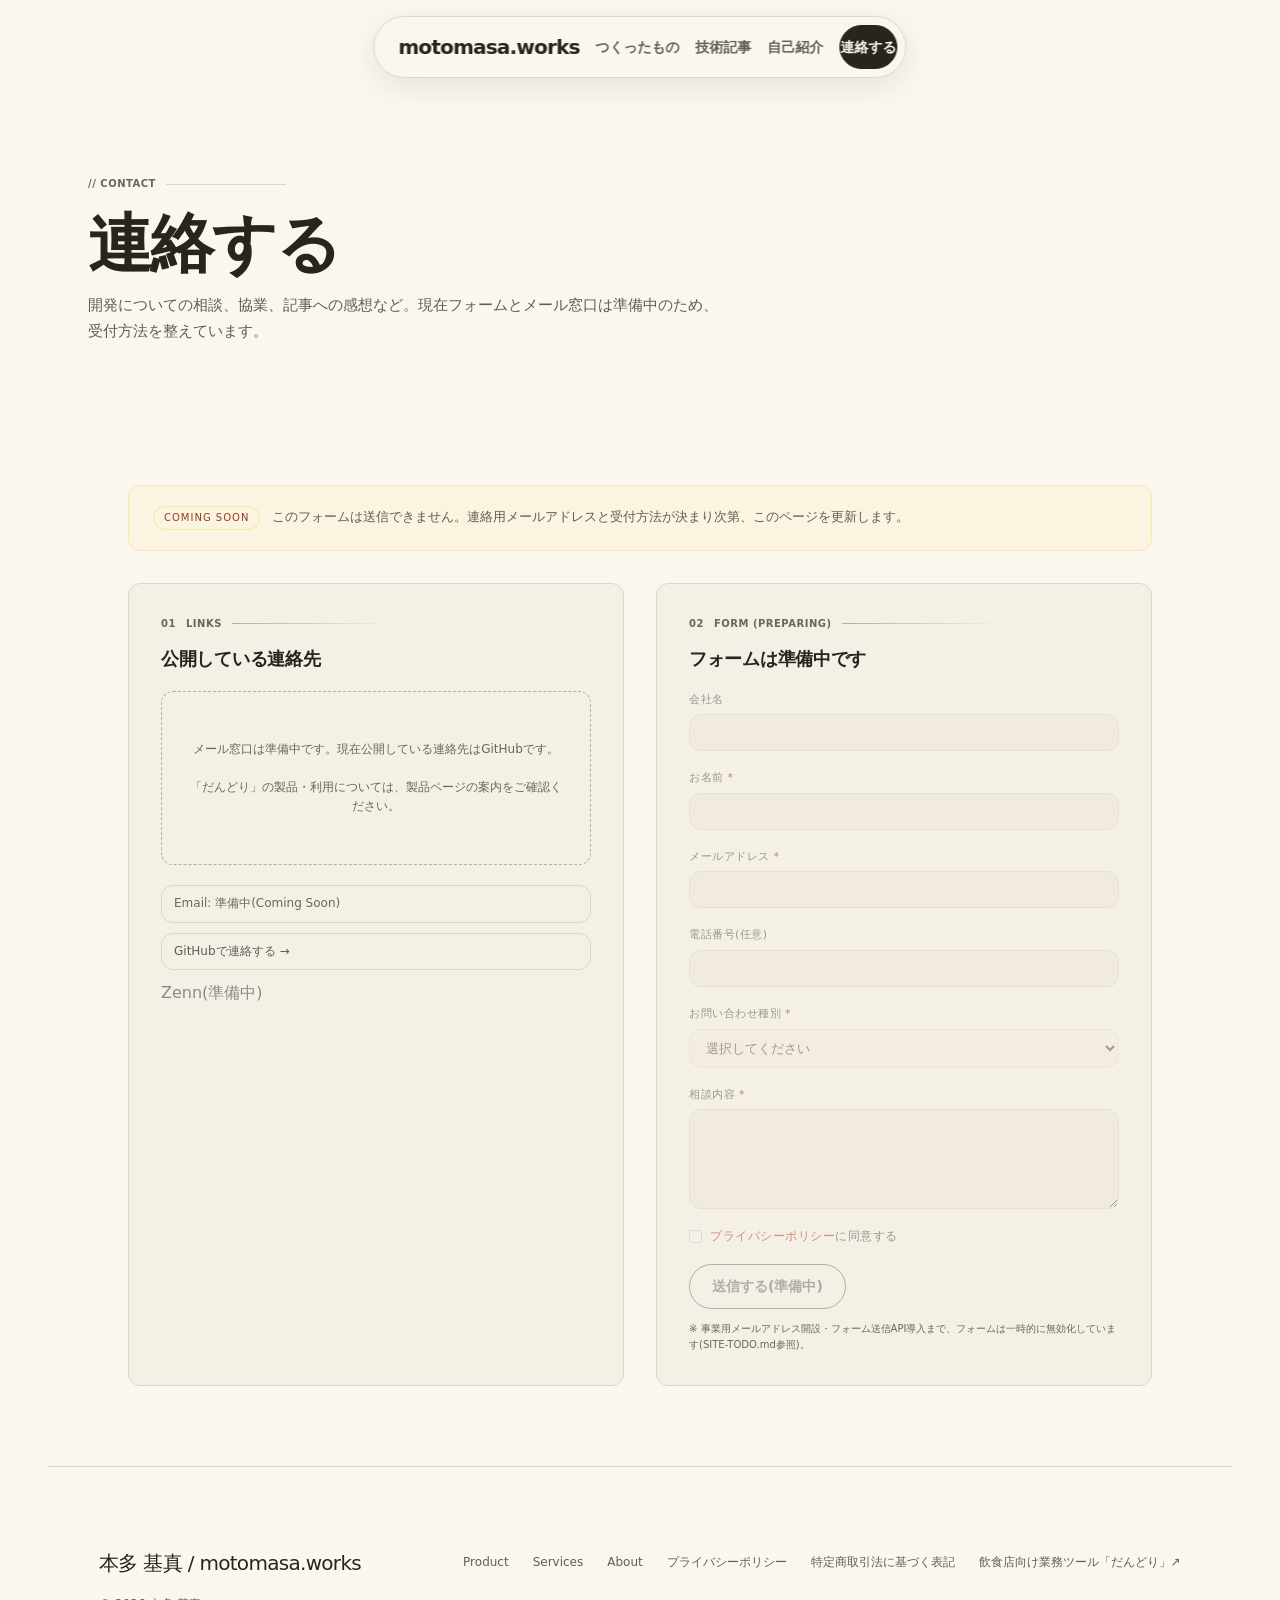
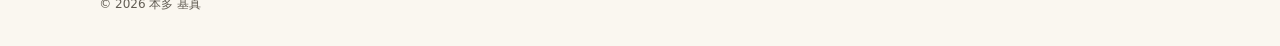
<file: contact.html>
<!DOCTYPE html>
<html lang="ja">
<head>
<meta charset="utf-8">
<meta name="viewport" content="width=device-width, initial-scale=1.0">
<meta name="description" content="本多基真への連絡先。開発相談・協業・技術記事への感想などを案内します。">
<meta name="theme-color" content="#faf6ed">
<title>連絡する — Motomasa Honda</title>
<link rel="stylesheet" href="/css/site.css">
<style>
.contact-grid{display:grid;grid-template-columns:1fr 1fr;gap:32px}
.contact-block{background:var(--bg1);border:1px solid var(--border);border-radius:var(--radius-lg);padding:32px}
.cal-placeholder{border:1px dashed var(--border2);border-radius:var(--radius);padding:48px 24px;text-align:center;
  font-family:var(--mono);font-size:12px;color:var(--text3)}
.form-field{display:flex;flex-direction:column;gap:6px;margin-bottom:18px}
.form-field label{font-family:var(--mono);font-size:11px;color:var(--text2);letter-spacing:.5px}
.form-field input,.form-field select,.form-field textarea{
  background:var(--bg2);border:1px solid var(--border);border-radius:var(--radius-sm);
  color:var(--text);padding:10px 12px;font-family:var(--sans);font-size:13px}
.form-field textarea{min-height:100px;resize:vertical}
.form-field input:focus,.form-field select:focus,.form-field textarea:focus{outline:2px solid var(--blue);border-color:var(--blue)}
.other-contacts{display:flex;flex-direction:column;gap:10px;margin-top:20px}
.other-contacts a{font-family:var(--mono);font-size:12px;color:var(--text2);
  padding:8px 12px;border:1px solid var(--border);border-radius:var(--radius-sm)}
.other-contacts a:hover{border-color:var(--blue);color:var(--text)}
@media(max-width:900px){ .contact-grid{grid-template-columns:1fr} }
</style>
</head>
<body>
<a class="skip-link" href="#main">Skip to content</a>
<nav aria-label="Primary">
  <a class="nav-logo" href="/">RM<em>.ENG</em></a>
  <ul class="nav-links">
    <li><a href="/product.html">Product</a></li>
    <li><a href="/services.html">Services</a></li>
    <li><a href="/approach.html">Approach</a></li>
    <li><a href="/apps.html">Portfolio</a></li>
    <li><a href="/blog.html">Blog</a></li>
    <li><a href="/about.html">About</a></li>
    <li><a href="/contact.html" class="active btn btn-primary" style="padding:6px 16px" aria-current="page">お問い合わせ</a></li>
  </ul>
  <button class="nav-toggle" data-nav-toggle aria-label="Toggle navigation" aria-expanded="false">≡</button>
</nav>

<main id="main">
  <header class="page-hero">
    <div class="page-eyebrow">// CONTACT</div>
    <h1 class="page-title">連絡する</h1>
    <p class="page-desc">開発についての相談、協業、記事への感想など。現在フォームとメール窓口は準備中のため、受付方法を整えています。</p>
  </header>

  <section class="section">
    <div style="background:rgba(255,193,7,.06);border:1px solid rgba(255,193,7,.25);border-radius:var(--radius-lg);
      padding:20px 24px;margin-bottom:32px;font-size:13px;color:var(--text2);display:flex;align-items:center;gap:12px">
      <span style="font-family:var(--mono);font-size:10px;color:var(--amber);letter-spacing:1px;padding:3px 10px;
        border:1px solid rgba(255,193,7,.3);border-radius:20px;white-space:nowrap">COMING SOON</span>
      <span>このフォームは送信できません。連絡用メールアドレスと受付方法が決まり次第、このページを更新します。</span>
    </div>

    <div class="contact-grid">
      <div class="contact-block">
        <div class="sec-head" style="margin-bottom:20px">
          <div class="sec-eyebrow"><span class="sl-num">01</span> LINKS</div>
          <h2 class="sec-title" style="font-size:18px">公開している連絡先</h2>
        </div>
        <div class="cal-placeholder">
          メール窓口は準備中です。現在公開している連絡先はGitHubです。<br><br>
          「だんどり」の製品・利用については、製品ページの案内をご確認ください。
        </div>
        <div class="other-contacts">
          <span style="display:block;font-family:var(--mono);font-size:12px;color:var(--text3);padding:8px 12px;
            border:1px solid var(--border);border-radius:var(--radius-sm)">Email: 準備中(Coming Soon)</span>
          <a href="https://github.com/motomasa-honda" target="_blank" rel="noopener">GitHubで連絡する →</a>
          <span style="opacity:.5">Zenn(準備中)</span>
        </div>
      </div>

      <div class="contact-block">
        <div class="sec-head" style="margin-bottom:20px">
          <div class="sec-eyebrow"><span class="sl-num">02</span> FORM (PREPARING)</div>
          <h2 class="sec-title" style="font-size:18px">フォームは準備中です</h2>
        </div>
        <fieldset disabled style="border:none;padding:0;margin:0;opacity:.6">
          <div class="form-field">
            <label for="company">会社名</label>
            <input id="company" name="company" type="text">
          </div>
          <div class="form-field">
            <label for="name">お名前 <span style="color:var(--red)">*</span></label>
            <input id="name" name="name" type="text">
          </div>
          <div class="form-field">
            <label for="email">メールアドレス <span style="color:var(--red)">*</span></label>
            <input id="email" name="email" type="email">
          </div>
          <div class="form-field">
            <label for="phone">電話番号(任意)</label>
            <input id="phone" name="phone" type="tel">
          </div>
          <div class="form-field">
            <label for="type">お問い合わせ種別 <span style="color:var(--red)">*</span></label>
            <select id="type" name="type">
              <option value="">選択してください</option>
              <option>AI-OS 導入相談</option>
              <option>カスタム開発相談</option>
              <option>Retainer 相談</option>
              <option>技術質問</option>
              <option>協業・パートナー</option>
              <option>採用・キャリア(将来向け)</option>
              <option>メディア取材</option>
            </select>
          </div>
          <div class="form-field">
            <label for="message">相談内容 <span style="color:var(--red)">*</span></label>
            <textarea id="message" name="message"></textarea>
          </div>
          <div class="form-field" style="flex-direction:row;align-items:center;gap:8px">
            <input id="consent" type="checkbox" style="width:auto">
            <label for="consent" style="font-family:var(--sans);font-size:12px">
              <a href="/privacy.html" style="color:var(--blue)">プライバシーポリシー</a>に同意する
            </label>
          </div>
          <button type="submit" class="btn btn-ghost">送信する(準備中)</button>
        </fieldset>
        <p style="font-size:10px;color:var(--text3);margin-top:12px;font-family:var(--mono)">
          ※ 事業用メールアドレス開設・フォーム送信API導入まで、フォームは一時的に無効化しています(SITE-TODO.md参照)。
        </p>
      </div>
    </div>
  </section>
</main>

<footer>
  <div class="foot-logo">[[RM.ENG]] // Recursive Motomasa Engineering</div>
  <div class="foot-links">
    <a href="/product.html">Product</a>
    <a href="/services.html">Services</a>
    <a href="/about.html">About</a>
    <a href="/privacy.html">プライバシーポリシー</a>
    <a href="/tokushoho.html">特定商取引法に基づく表記</a>
    <a href="https://dandori-lp.vercel.app/" target="_blank" rel="noopener">だんどり（飲食店向けSaaS）↗</a>
  </div>
  <div class="foot-copy">© 2026 RM-Engineering</div>
</footer>
<script src="/js/main.js" defer></script>
</body>
</html>
</file>
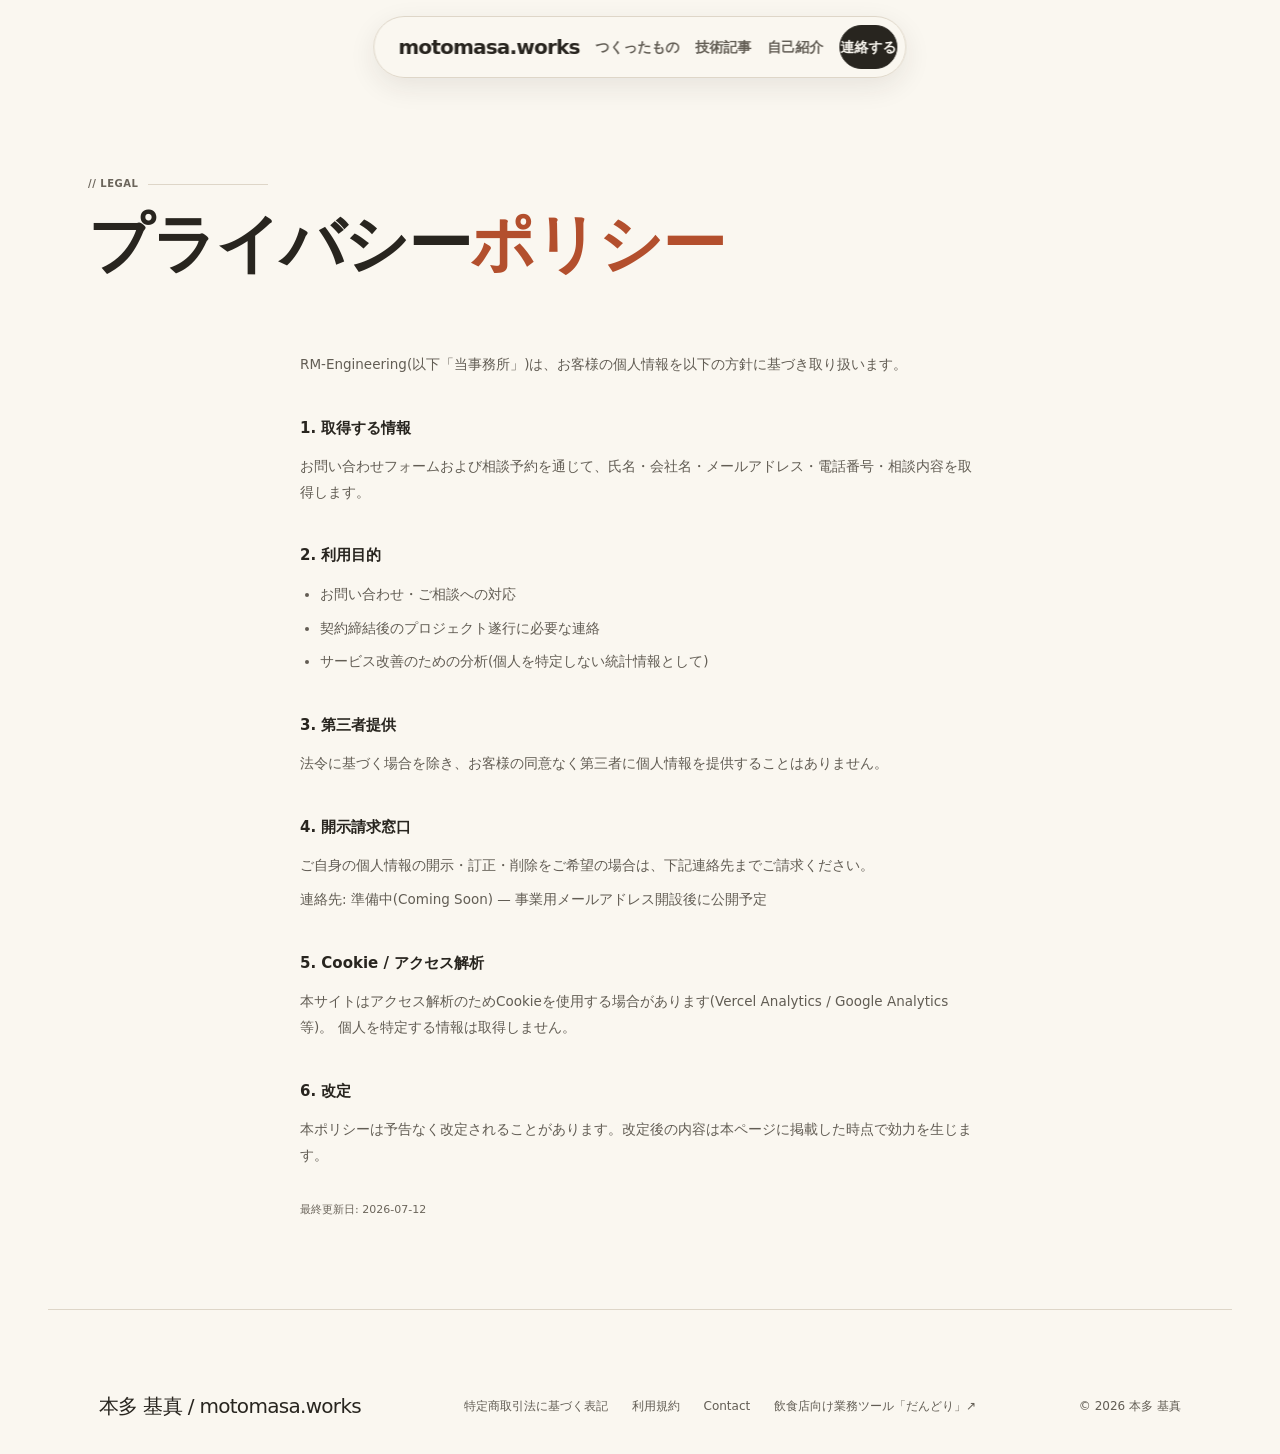
<file: privacy.html>
<!DOCTYPE html>
<html lang="ja">
<head>
<meta charset="utf-8">
<meta name="viewport" content="width=device-width, initial-scale=1.0">
<meta name="description" content="RM-Engineering プライバシーポリシー">
<meta name="theme-color" content="#faf6ed">
<title>プライバシーポリシー — RM-Engineering</title>
<link rel="stylesheet" href="/css/site.css">
<style>
.legal-body{max-width:760px;margin:0 auto;padding:0 40px 80px;font-size:13.5px;color:var(--text2);line-height:1.9}
.legal-body h2{font-family:var(--mono);font-size:15px;color:var(--text-bright);margin:36px 0 12px}
.legal-body p,.legal-body li{margin-bottom:8px}
.legal-body ul{padding-left:20px}
</style>
</head>
<body>
<a class="skip-link" href="#main">Skip to content</a>
<nav aria-label="Primary">
  <a class="nav-logo" href="/">RM<em>.ENG</em></a>
  <ul class="nav-links">
    <li><a href="/product.html">Product</a></li>
    <li><a href="/services.html">Services</a></li>
    <li><a href="/approach.html">Approach</a></li>
    <li><a href="/blog.html">Blog</a></li>
    <li><a href="/about.html">About</a></li>
    <li><a href="/contact.html" class="btn btn-primary" style="padding:6px 16px">お問い合わせ</a></li>
  </ul>
  <button class="nav-toggle" data-nav-toggle aria-label="Toggle navigation" aria-expanded="false">≡</button>
</nav>
<main id="main">
  <header class="page-hero">
    <div class="page-eyebrow">// LEGAL</div>
    <h1 class="page-title">プライバシー<span class="g">ポリシー</span></h1>
  </header>
  <div class="legal-body">
    <p>RM-Engineering(以下「当事務所」)は、お客様の個人情報を以下の方針に基づき取り扱います。</p>

    <h2>1. 取得する情報</h2>
    <p>お問い合わせフォームおよび相談予約を通じて、氏名・会社名・メールアドレス・電話番号・相談内容を取得します。</p>

    <h2>2. 利用目的</h2>
    <ul>
      <li>お問い合わせ・ご相談への対応</li>
      <li>契約締結後のプロジェクト遂行に必要な連絡</li>
      <li>サービス改善のための分析(個人を特定しない統計情報として)</li>
    </ul>

    <h2>3. 第三者提供</h2>
    <p>法令に基づく場合を除き、お客様の同意なく第三者に個人情報を提供することはありません。</p>

    <h2>4. 開示請求窓口</h2>
    <p>ご自身の個人情報の開示・訂正・削除をご希望の場合は、下記連絡先までご請求ください。</p>
    <p>連絡先: 準備中(Coming Soon) — 事業用メールアドレス開設後に公開予定</p>

    <h2>5. Cookie / アクセス解析</h2>
    <p>本サイトはアクセス解析のためCookieを使用する場合があります(Vercel Analytics / Google Analytics等)。
    個人を特定する情報は取得しません。</p>

    <h2>6. 改定</h2>
    <p>本ポリシーは予告なく改定されることがあります。改定後の内容は本ページに掲載した時点で効力を生じます。</p>

    <p style="margin-top:32px;font-family:var(--mono);font-size:11px;color:var(--text3)">最終更新日: 2026-07-12</p>
  </div>
</main>
<footer>
  <div class="foot-logo">[[RM.ENG]] // Recursive Motomasa Engineering</div>
  <div class="foot-links">
    <a href="/tokushoho.html">特定商取引法に基づく表記</a>
    <a href="/terms.html">利用規約</a>
    <a href="/contact.html">Contact</a>
    <a href="https://dandori-lp.vercel.app/" target="_blank" rel="noopener">だんどり（飲食店向けSaaS）↗</a>
  </div>
  <div class="foot-copy">© 2026 RM-Engineering</div>
</footer>
<script src="/js/main.js" defer></script>
</body>
</html>
</file>
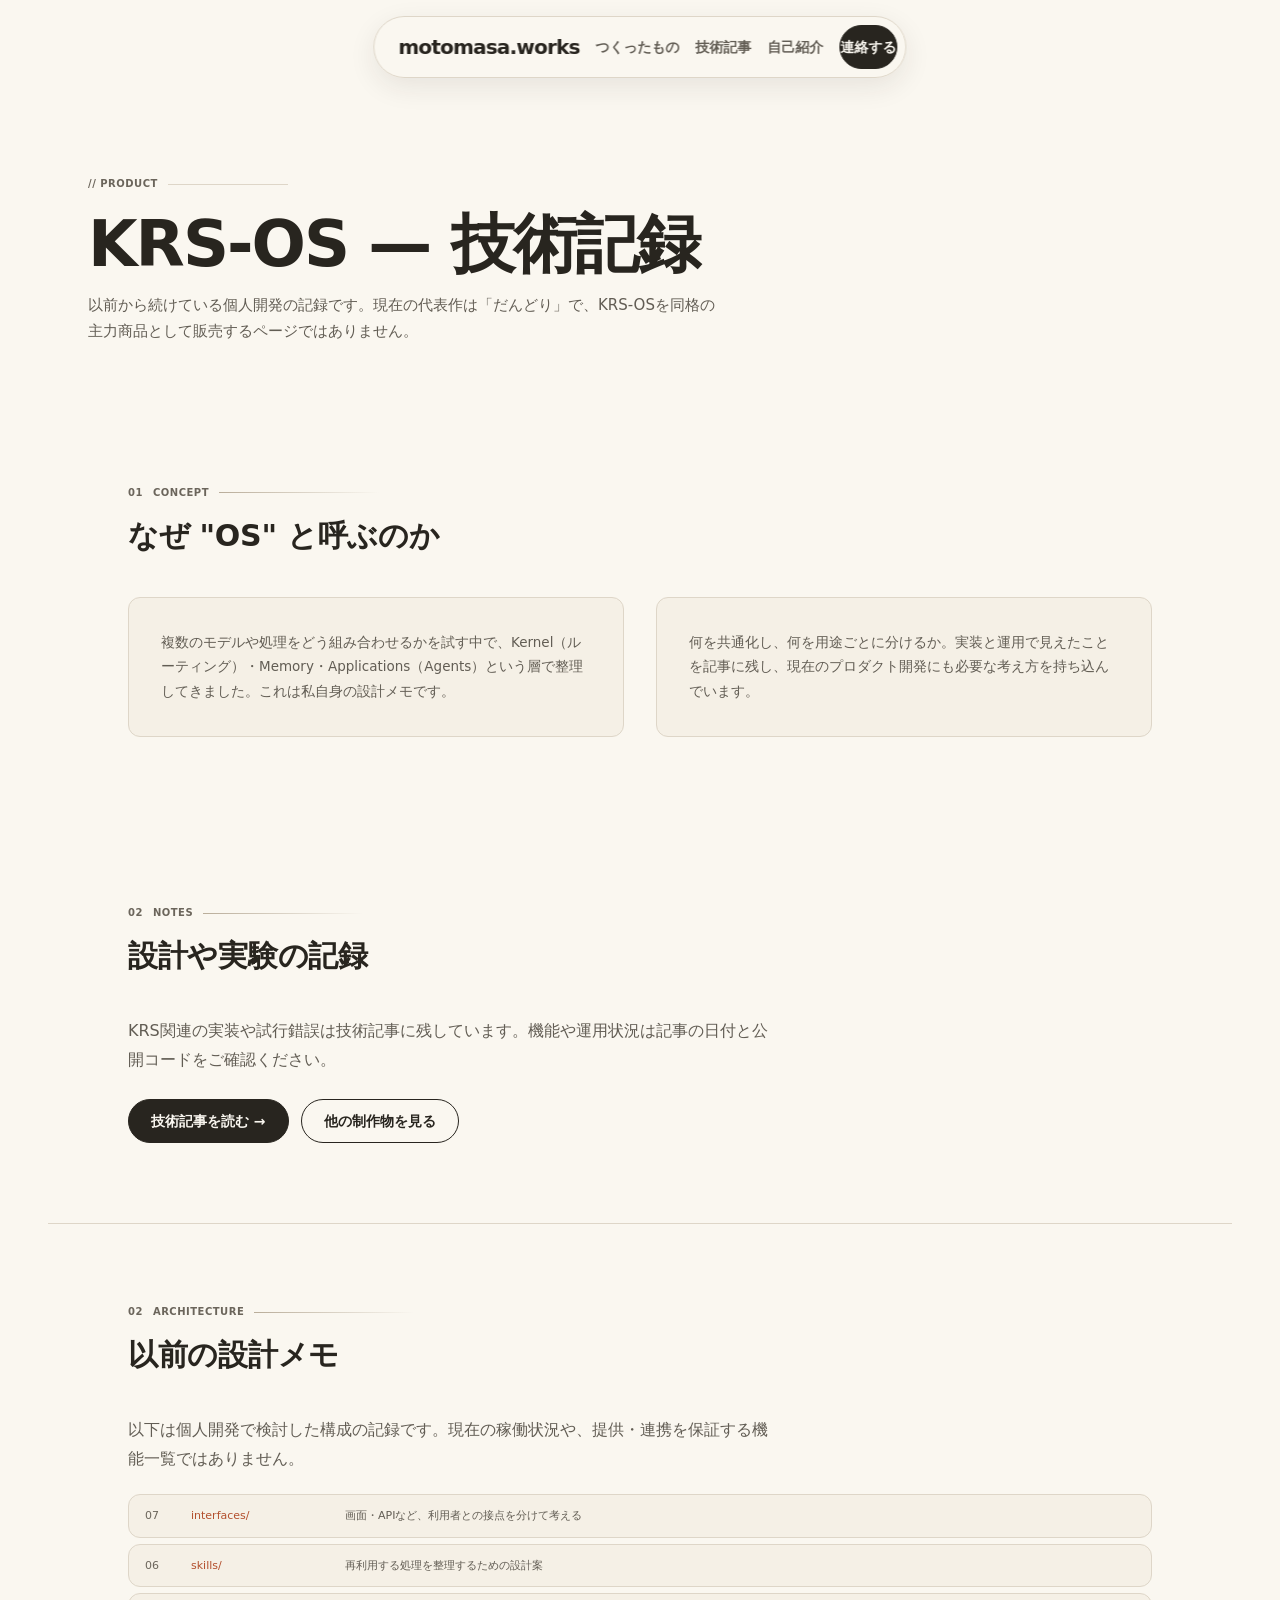
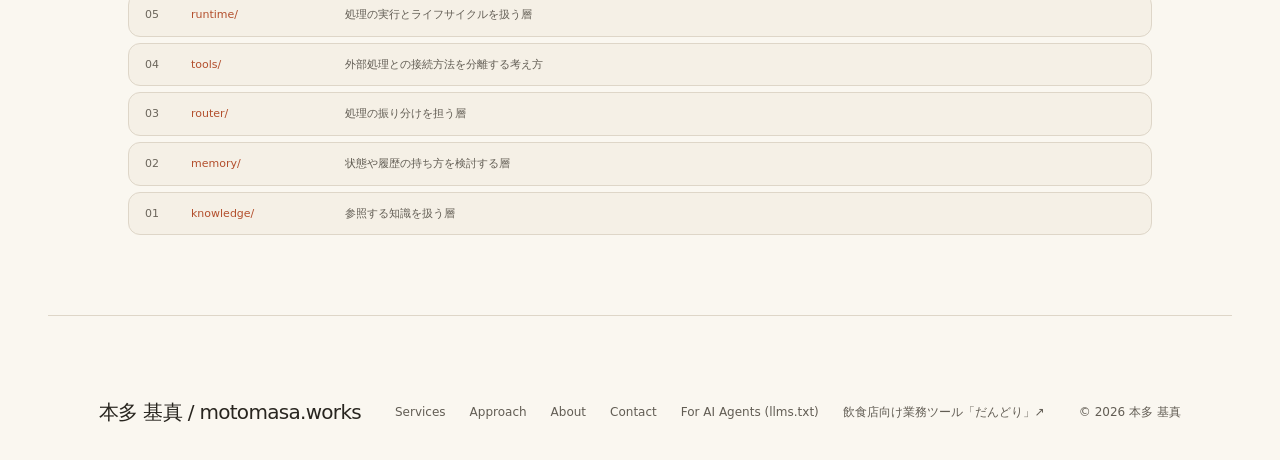
<file: product.html>
<!DOCTYPE html>
<html lang="ja">
<head>
<meta charset="utf-8">
<meta name="viewport" content="width=device-width, initial-scale=1.0">
<meta name="description" content="本多基真が個人開発してきたKRS-OSの設計と実験記録。現在の代表作は飲食店向け業務ツール『だんどり』です。">
<meta name="theme-color" content="#faf6ed">
<title>KRS-OS — 技術記録 / Motomasa Honda</title>
<link rel="stylesheet" href="/css/site.css">
<style>
.concept-grid{display:grid;grid-template-columns:1fr 1fr;gap:32px;margin-bottom:8px}
.concept-block{background:var(--bg1);border:1px solid var(--border);border-radius:var(--radius-lg);padding:32px}
.concept-block p{font-size:13.5px;color:var(--text2);line-height:1.85}
.layer-list{display:flex;flex-direction:column;gap:6px}
.layer-row{display:grid;grid-template-columns:32px 140px 1fr;align-items:center;gap:14px;
  padding:12px 16px;background:var(--bg1);border:1px solid var(--border);border-radius:var(--radius-sm);
  font-family:var(--mono);font-size:11px}
.lr-num{color:var(--text3)}
.lr-name{color:var(--blue)}
.lr-desc{color:var(--text2);font-size:11px}
.agents-grid{display:grid;grid-template-columns:repeat(3,1fr);gap:18px}
.agent-card{background:var(--bg1);border:1px solid var(--border);border-radius:var(--radius-lg);padding:24px}
.agent-name{font-family:var(--mono);font-size:14px;color:var(--text-bright);margin-bottom:8px}
.agent-desc{font-size:12.5px;color:var(--text2);line-height:1.7}
.deploy-grid{display:grid;grid-template-columns:repeat(3,1fr);gap:18px}
.deploy-card{background:var(--bg1);border:1px solid var(--border);border-radius:var(--radius-lg);padding:24px;text-align:center}
.deploy-name{font-family:var(--mono);font-size:13px;color:var(--blue);margin-bottom:8px}
.deploy-desc{font-size:12px;color:var(--text2);line-height:1.7}
.security-list{display:flex;flex-direction:column;gap:10px}
.security-item{display:flex;gap:12px;font-size:13px;color:var(--text2);align-items:flex-start}
.faq-item{border-bottom:1px solid var(--border);padding:20px 0}
.faq-q{font-size:14px;font-weight:600;color:var(--text-bright);margin-bottom:8px}
.faq-a{font-size:13px;color:var(--text2);line-height:1.75}
@media(max-width:900px){
  .concept-grid,.agents-grid,.deploy-grid{grid-template-columns:1fr}
}
</style>
</head>
<body>
<a class="skip-link" href="#main">Skip to content</a>
<nav aria-label="Primary">
  <a class="nav-logo" href="/">RM<em>.ENG</em></a>
  <ul class="nav-links">
    <li><a href="/product.html" class="active" aria-current="page">Product</a></li>
    <li><a href="/services.html">Services</a></li>
    <li><a href="/approach.html">Approach</a></li>
    <li><a href="/apps.html">Portfolio</a></li>
    <li><a href="/blog.html">Blog</a></li>
    <li><a href="/about.html">About</a></li>
    <li><a href="/contact.html" class="btn btn-primary" style="padding:6px 16px">お問い合わせ</a></li>
  </ul>
  <button class="nav-toggle" data-nav-toggle aria-label="Toggle navigation" aria-expanded="false">≡</button>
</nav>

<main id="main">
  <header class="page-hero">
    <div class="page-eyebrow">// PRODUCT</div>
    <h1 class="page-title">KRS-OS — 技術記録</h1>
    <p class="page-desc">以前から続けている個人開発の記録です。現在の代表作は「だんどり」で、KRS-OSを同格の主力商品として販売するページではありません。</p>
  </header>

  <section class="section" id="concept">
    <div class="sec-head">
      <div class="sec-eyebrow"><span class="sl-num">01</span> CONCEPT</div>
      <h2 class="sec-title">なぜ "OS" と呼ぶのか</h2>
    </div>
    <div class="concept-grid">
      <div class="concept-block">
        <p>複数のモデルや処理をどう組み合わせるかを試す中で、Kernel（ルーティング）・Memory・Applications（Agents）という層で整理してきました。これは私自身の設計メモです。</p>
      </div>
      <div class="concept-block">
        <p>何を共通化し、何を用途ごとに分けるか。実装と運用で見えたことを記事に残し、現在のプロダクト開発にも必要な考え方を持ち込んでいます。</p>
      </div>
    </div>
  </section>

  <section class="section" aria-labelledby="krs-notes-title">
    <div class="sec-head"><div class="sec-eyebrow"><span class="sl-num">02</span> NOTES</div><h2 class="sec-title" id="krs-notes-title">設計や実験の記録</h2></div>
    <p style="max-width:64ch;color:var(--text2);line-height:1.8">KRS関連の実装や試行錯誤は技術記事に残しています。機能や運用状況は記事の日付と公開コードをご確認ください。</p>
    <div class="hero-cta" style="margin-top:1.5rem;display:flex;gap:12px;flex-wrap:wrap"><a class="btn btn-primary" href="/blog.html">技術記事を読む →</a><a class="btn btn-ghost" href="/apps.html">他の制作物を見る</a></div>
  </section>

  <hr class="divider">

  <section class="section" id="architecture">
    <div class="sec-head">
      <div class="sec-eyebrow"><span class="sl-num">02</span> ARCHITECTURE</div>
      <h2 class="sec-title">以前の設計メモ</h2>
    </div>
    <p style="max-width:64ch;color:var(--text2);line-height:1.8;margin-bottom:1.25rem">以下は個人開発で検討した構成の記録です。現在の稼働状況や、提供・連携を保証する機能一覧ではありません。</p>
    <div class="layer-list">
      <div class="layer-row"><span class="lr-num">07</span><span class="lr-name">interfaces/</span><span class="lr-desc">画面・APIなど、利用者との接点を分けて考える</span></div>
      <div class="layer-row"><span class="lr-num">06</span><span class="lr-name">skills/</span><span class="lr-desc">再利用する処理を整理するための設計案</span></div>
      <div class="layer-row"><span class="lr-num">05</span><span class="lr-name">runtime/</span><span class="lr-desc">処理の実行とライフサイクルを扱う層</span></div>
      <div class="layer-row"><span class="lr-num">04</span><span class="lr-name">tools/</span><span class="lr-desc">外部処理との接続方法を分離する考え方</span></div>
      <div class="layer-row"><span class="lr-num">03</span><span class="lr-name">router/</span><span class="lr-desc">処理の振り分けを担う層</span></div>
      <div class="layer-row"><span class="lr-num">02</span><span class="lr-name">memory/</span><span class="lr-desc">状態や履歴の持ち方を検討する層</span></div>
      <div class="layer-row"><span class="lr-num">01</span><span class="lr-name">knowledge/</span><span class="lr-desc">参照する知識を扱う層</span></div>
    </div>
  </section>

  <template id="archived-krs-sales-sections">
  <hr class="divider">

  <section class="section" id="agents">
    <div class="sec-head">
      <div class="sec-eyebrow"><span class="sl-num">03</span> BUILT-IN AGENTS</div>
      <h2 class="sec-title">KRS-OS上で動く既製エージェント</h2>
    </div>
    <div class="agents-grid">
      <div class="agent-card">
        <div class="agent-name">⚡ KaggleAgent</div>
        <div class="agent-desc">データ分析・モデリングを自律実行。Planner / Coder / Judge の複数LLM役割分担で反復改善します。</div>
      </div>
      <div class="agent-card">
        <div class="agent-name">◈ APPGENAgent <span style="color:var(--text3);font-size:10px">(Coming Soon)</span></div>
        <div class="agent-desc">5エージェント協調型のアプリケーション自動生成パイプライン。要件定義から実装まで一気通貫。</div>
      </div>
      <div class="agent-card">
        <div class="agent-name">+ CustomAgent</div>
        <div class="agent-desc">顧客の業務に合わせて個別実装するエージェント。Fixed-scope パッケージで構築します。</div>
      </div>
    </div>
  </section>

  <hr class="divider">

  <section class="section" id="deploy">
    <div class="sec-head">
      <div class="sec-eyebrow"><span class="sl-num">04</span> DEPLOY</div>
      <h2 class="sec-title">導入形態(SaaS / VPC / オンプレ)</h2>
    </div>
    <div class="deploy-grid">
      <div class="deploy-card"><div class="deploy-name">SaaS</div><div class="deploy-desc">最速で試したい企業向け。ホスティング環境で提供。</div></div>
      <div class="deploy-card"><div class="deploy-name">VPC</div><div class="deploy-desc">クラウド内の専有環境。データ境界を明確に分離。</div></div>
      <div class="deploy-card"><div class="deploy-name">オンプレ</div><div class="deploy-desc">社内インフラに直接構築。データを外に出さない構成。</div></div>
    </div>
  </section>

  <hr class="divider">

  <section class="section" id="security">
    <div class="sec-head">
      <div class="sec-eyebrow"><span class="sl-num">05</span> SECURITY &amp; COMPLIANCE</div>
      <h2 class="sec-title">セキュリティとコンプライアンス</h2>
    </div>
    <div class="security-list">
      <div class="security-item"><span>✓</span><span>全実行の監査ログ — いつ・どのLLMが・何を処理したかを追跡可能</span></div>
      <div class="security-item"><span>✓</span><span>データ持ち出しなし構成 — オンプレ/VPCではプロンプトが外部クラウドLLMに渡らない構成を選択可能</span></div>
      <div class="security-item"><span>✓</span><span>NDA前提 — 着手前に秘密保持契約を締結</span></div>
    </div>
  </section>

  <hr class="divider">

  <section class="section" id="faq">
    <div class="sec-head">
      <div class="sec-eyebrow"><span class="sl-num">06</span> FAQ</div>
      <h2 class="sec-title">よくあるご質問</h2>
    </div>
    <div class="faq-item">
      <div class="faq-q">既存の社内システムと連携できますか?</div>
      <div class="faq-a">Tools 層にDB/SaaS連携を追加する形で対応します。個別要件はFixed-scopeパッケージのヒアリングで確認します。</div>
    </div>
    <div class="faq-item">
      <div class="faq-q">クラウドLLM(Claude/OpenAI等)を使わない構成にできますか?</div>
      <div class="faq-a">はい。ルーティング層でローカルLLMのみに固定する構成が可能です。機密データを扱う業務では推奨しています。</div>
    </div>
    <div class="faq-item">
      <div class="faq-q">導入後、社内で運用を引き継げますか?</div>
      <div class="faq-a">はい。ソースコード全開示 + 運用ドキュメント + 引き継ぎセッションを標準の納品物としています。</div>
    </div>
  </section>

  <hr class="divider">

  <section class="section">
    <div class="final-cta" style="text-align:center;padding:56px 40px;background:var(--bg1);border:1px solid var(--border);border-radius:var(--radius-lg)">
      <h2 style="font-family:var(--mono);font-size:22px;color:var(--text-bright);margin-bottom:14px">KRS-OSについて書いた記事</h2>
      <p style="color:var(--text2);margin-bottom:18px">設計や実験の記録を技術記事にまとめています。</p>
      <a class="btn btn-primary" href="/blog.html">技術記事を読む →</a>
    </div>
  </section>
  </template>
</main>

<footer>
  <div class="foot-logo">[[RM.ENG]] // Recursive Motomasa Engineering</div>
  <div class="foot-links">
    <a href="/services.html">Services</a>
    <a href="/approach.html">Approach</a>
    <a href="/about.html">About</a>
    <a href="/contact.html">Contact</a>
    <a href="/llms.txt">For AI Agents (llms.txt)</a>
    <a href="https://dandori-lp.vercel.app/" target="_blank" rel="noopener">飲食店向け業務ツール「だんどり」↗</a>
  </div>
  <div class="foot-copy">© 2026 RM-Engineering</div>
</footer>
<script src="/js/main.js" defer></script>
</body>
</html>
</file>
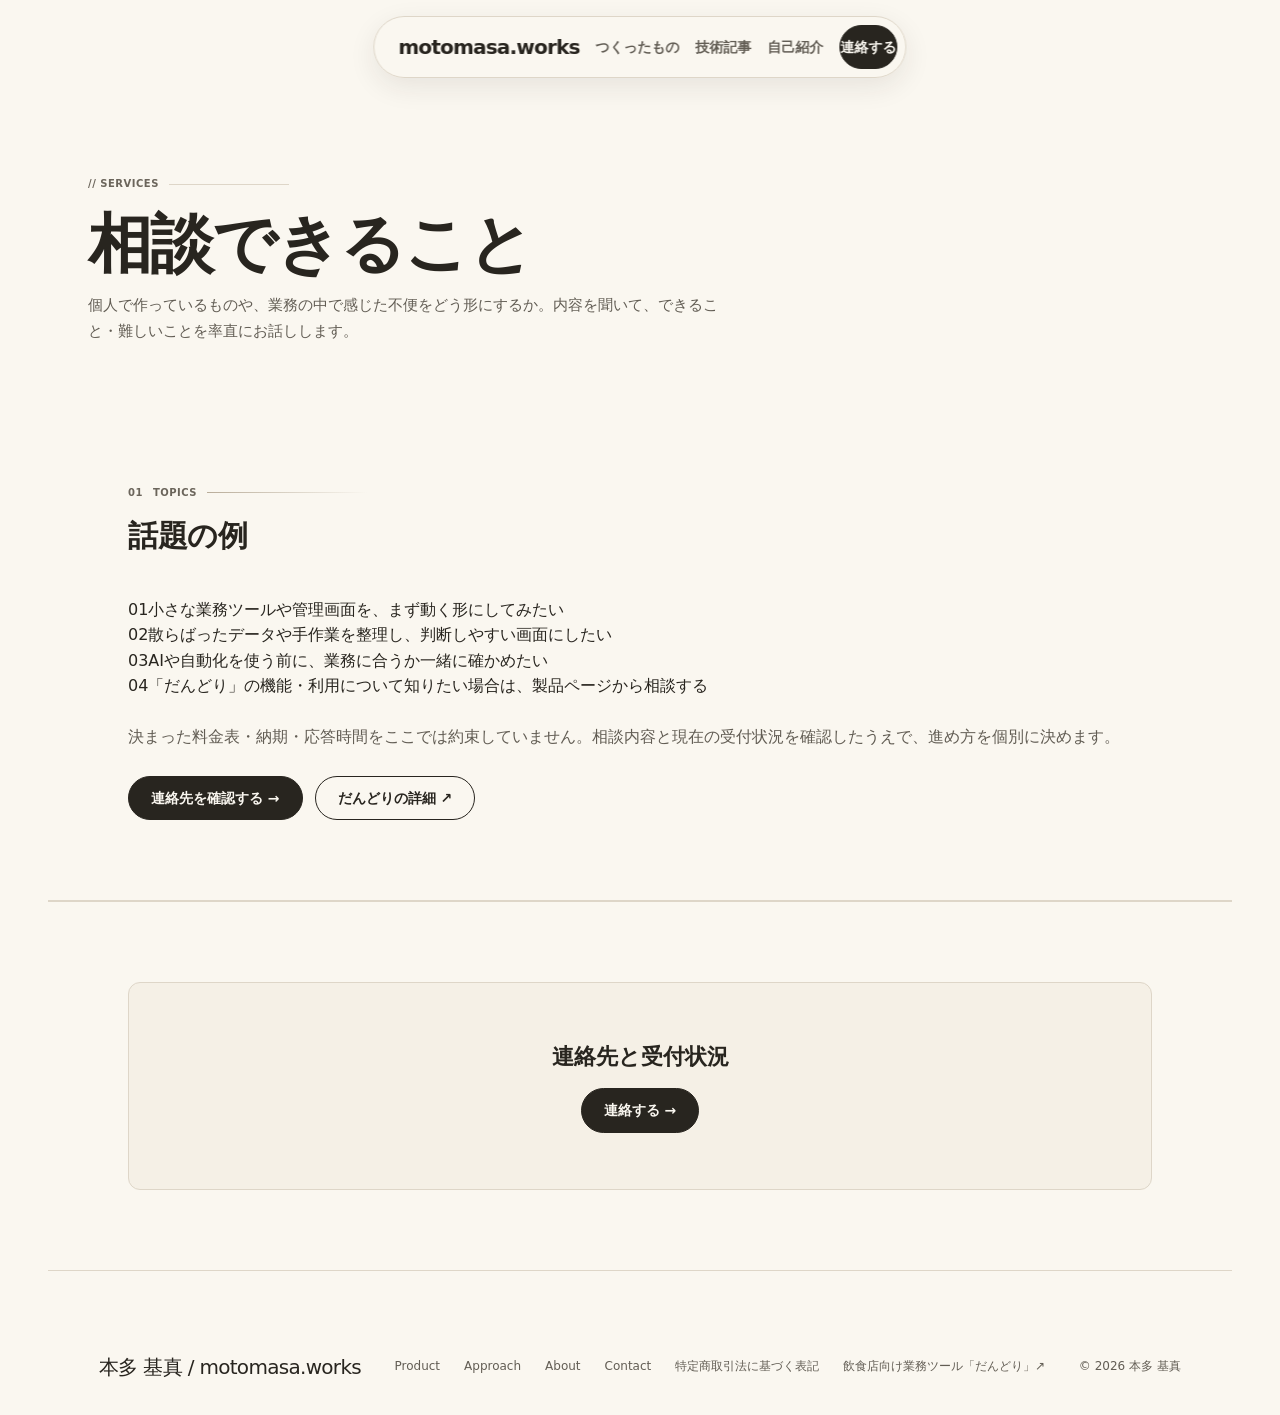
<file: services.html>
<!DOCTYPE html>
<html lang="ja">
<head>
<meta charset="utf-8">
<meta name="viewport" content="width=device-width, initial-scale=1.0">
<meta name="description" content="本多基真に相談できるテーマと、現在の受付状況。料金・納期などは内容を確認してから個別に相談します。">
<meta name="theme-color" content="#faf6ed">
<title>相談できること — Motomasa Honda</title>
<link rel="stylesheet" href="/css/site.css">
<style>
.pkg-grid{display:grid;grid-template-columns:repeat(3,1fr);gap:20px}
.pkg-card{background:var(--bg1);border:1px solid var(--border);border-radius:var(--radius-lg);
  padding:32px 28px;display:flex;flex-direction:column;gap:16px;position:relative;overflow:hidden}
.pkg-card.featured::before{content:'';position:absolute;top:0;left:0;right:0;height:2px;
  background:linear-gradient(90deg,var(--blue),var(--purple))}
.pkg-label{font-family:var(--mono);font-size:9px;color:var(--text3);letter-spacing:2px;text-transform:uppercase}
.pkg-name{font-size:18px;font-weight:600;color:var(--text-bright)}
.pkg-price{font-family:var(--mono);font-size:26px;color:var(--blue)}
.pkg-price small{font-size:12px;color:var(--text3);display:block;margin-top:2px}
.pkg-tagline{font-size:13px;color:var(--text2);line-height:1.7}
.pkg-includes{display:flex;flex-direction:column;gap:8px;font-size:12.5px;color:var(--text2);
  border-top:1px dashed var(--border);padding-top:16px}
.pkg-includes li{list-style:none;display:flex;gap:8px}
.pkg-meta{display:flex;justify-content:space-between;font-family:var(--mono);font-size:10px;color:var(--text3);
  border-top:1px solid var(--border);padding-top:14px}
.process-wrap{display:grid;grid-template-columns:repeat(4,1fr);gap:0;
  background:var(--bg1);border:1px solid var(--border);border-radius:var(--radius-lg);overflow:hidden}
.process-cell{padding:24px 20px;border-right:1px solid var(--border);text-align:center}
.process-cell:last-child{border-right:none}
.process-step{font-family:var(--mono);font-size:12px;color:var(--text-bright);margin-bottom:6px}
.process-day{font-family:var(--mono);font-size:10px;color:var(--blue)}
.capacity-box{background:var(--bg1);border:1px solid rgba(0,230,118,.2);border-radius:var(--radius-lg);
  padding:24px 28px;display:flex;justify-content:space-between;align-items:center;flex-wrap:wrap;gap:12px}
@media(max-width:900px){
  .pkg-grid{grid-template-columns:1fr}
  .process-wrap{grid-template-columns:1fr 1fr}
  .process-cell{border-bottom:1px solid var(--border)}
}
</style>
<style>
/* Hallmark · state: legacy unverified package claims are intentionally not presented as offers */
#capacity, #packages, #process { display: none !important; }
</style>
</head>
<body>
<a class="skip-link" href="#main">Skip to content</a>
<nav aria-label="Primary">
  <a class="nav-logo" href="/">RM<em>.ENG</em></a>
  <ul class="nav-links">
    <li><a href="/product.html">Product</a></li>
    <li><a href="/services.html" class="active" aria-current="page">Services</a></li>
    <li><a href="/approach.html">Approach</a></li>
    <li><a href="/apps.html">Portfolio</a></li>
    <li><a href="/blog.html">Blog</a></li>
    <li><a href="/about.html">About</a></li>
    <li><a href="/contact.html" class="btn btn-primary" style="padding:6px 16px">お問い合わせ</a></li>
  </ul>
  <button class="nav-toggle" data-nav-toggle aria-label="Toggle navigation" aria-expanded="false">≡</button>
</nav>

<main id="main">
  <header class="page-hero">
    <div class="page-eyebrow">// SERVICES</div>
    <h1 class="page-title">相談できること</h1>
    <p class="page-desc">個人で作っているものや、業務の中で感じた不便をどう形にするか。内容を聞いて、できること・難しいことを率直にお話しします。</p>
  </header>

  <section class="section" aria-labelledby="topics-title">
    <div class="sec-head"><div class="sec-eyebrow"><span class="sl-num">01</span> TOPICS</div><h2 class="sec-title" id="topics-title">話題の例</h2></div>
    <div class="principle-list">
      <div class="principle-item"><span class="pn">01</span>小さな業務ツールや管理画面を、まず動く形にしてみたい</div>
      <div class="principle-item"><span class="pn">02</span>散らばったデータや手作業を整理し、判断しやすい画面にしたい</div>
      <div class="principle-item"><span class="pn">03</span>AIや自動化を使う前に、業務に合うか一緒に確かめたい</div>
      <div class="principle-item"><span class="pn">04</span>「だんどり」の機能・利用について知りたい場合は、製品ページから相談する</div>
    </div>
    <p style="margin-top:1.5rem;color:var(--text2);line-height:1.8">決まった料金表・納期・応答時間をここでは約束していません。相談内容と現在の受付状況を確認したうえで、進め方を個別に決めます。</p>
    <div class="hero-cta" style="margin-top:1.5rem;display:flex;gap:12px;flex-wrap:wrap">
      <a class="btn btn-primary" href="/contact.html">連絡先を確認する →</a>
      <a class="btn btn-ghost" href="https://dandori-lp.vercel.app/">だんどりの詳細 ↗</a>
    </div>
  </section>

  <section class="section" id="capacity">
    <div class="capacity-box">
      <div>
        <div style="font-family:var(--mono);font-size:11px;color:var(--text3);letter-spacing:1px;margin-bottom:4px">CURRENT CAPACITY</div>
        <div style="font-family:var(--mono);font-size:18px;color:var(--green)">残り3社 <span style="font-size:11px;color:var(--text3)">(2026年7月時点)</span></div>
      </div>
      <div style="font-size:12px;color:var(--text2);max-width:360px">同時進行は最大3社まで。無理なコミットをしないための意図的な制約です。</div>
    </div>
  </section>

  <section class="section" id="packages">
    <div class="sec-head">
      <div class="sec-eyebrow"><span class="sl-num">01</span> PACKAGES</div>
      <h2 class="sec-title">3つのパッケージ</h2>
    </div>
    <div class="pkg-grid">

      <div class="pkg-card featured">
        <div class="pkg-label">Fixed-scope</div>
        <div class="pkg-name">AI-OS 導入パッケージ</div>
        <div class="pkg-price">50万円〜<small>【要確定】/ 3週間</small></div>
        <div class="pkg-tagline">業務1プロセスをAI-OS化する、成果物確定の3週間パッケージ。「まず1業務を試したい」中堅企業向け。</div>
        <ul class="pkg-includes">
          <li>✓ 初回ヒアリング &amp; 業務モデル化(1週目)</li>
          <li>✓ KRS-OS 上での実装 &amp; テスト(2週目)</li>
          <li>✓ 納品 &amp; 引き継ぎドキュメント + 1ヶ月保守(3週目)</li>
        </ul>
        <div class="pkg-meta"><span>成果物</span><span>コード / ドキュメント / 監査ログ設計</span></div>
      </div>

      <div class="pkg-card">
        <div class="pkg-label">Retainer</div>
        <div class="pkg-name">月次リテナー</div>
        <div class="pkg-price">20万円〜<small>【要確定】/ 月</small></div>
        <div class="pkg-tagline">AI-OS の継続改善と、社内AI相談窓口を月契約で。導入後の継続運用に伴走がほしい企業向け。</div>
        <ul class="pkg-includes">
          <li>✓ 月8時間の実装 or 改善対応</li>
          <li>✓ Slack / Teams でのAI相談チャンネル</li>
          <li>✓ 月次レビューミーティング(30分)</li>
        </ul>
        <div class="pkg-meta"><span>契約期間</span><span>3ヶ月〜</span></div>
      </div>

      <div class="pkg-card">
        <div class="pkg-label">Custom</div>
        <div class="pkg-name">カスタム開発</div>
        <div class="pkg-price">個別見積<small>目安200万〜</small></div>
        <div class="pkg-tagline">業務要件が大きい、複数プロセスを統合したい場合。部門横断のAI-OS導入を狙う企業向け。</div>
        <ul class="pkg-includes">
          <li>✓ 要件定義から個別設計</li>
          <li>✓ 複数プロセス・複数エージェント統合</li>
        </ul>
        <div class="pkg-meta"><span>納期</span><span>2〜6ヶ月</span></div>
      </div>

    </div>
  </section>

  <hr class="divider">

  <section class="section" id="process">
    <div class="sec-head">
      <div class="sec-eyebrow"><span class="sl-num">02</span> PROCESS</div>
      <h2 class="sec-title">進め方</h2>
    </div>
    <div class="process-wrap">
      <div class="process-cell"><div class="process-step">お問い合わせ</div><div class="process-day">0日目</div></div>
      <div class="process-cell"><div class="process-step">無料相談30分</div><div class="process-day">3日以内</div></div>
      <div class="process-cell"><div class="process-step">見積・提案</div><div class="process-day">1週間以内</div></div>
      <div class="process-cell"><div class="process-step">契約・着手</div><div class="process-day">契約後3営業日</div></div>
    </div>
  </section>

  <hr class="divider">

  <section class="section">
    <div class="final-cta" style="text-align:center;padding:56px 40px;background:var(--bg1);border:1px solid var(--border);border-radius:var(--radius-lg)">
      <h2 style="font-family:var(--mono);font-size:22px;color:var(--text-bright);margin-bottom:14px">連絡先と受付状況</h2>
      <a class="btn btn-primary" href="/contact.html">連絡する →</a>
    </div>
  </section>
</main>

<footer>
  <div class="foot-logo">[[RM.ENG]] // Recursive Motomasa Engineering</div>
  <div class="foot-links">
    <a href="/product.html">Product</a>
    <a href="/approach.html">Approach</a>
    <a href="/about.html">About</a>
    <a href="/contact.html">Contact</a>
    <a href="/tokushoho.html">特定商取引法に基づく表記</a>
    <a href="https://dandori-lp.vercel.app/" target="_blank" rel="noopener">だんどり（飲食店向けSaaS）↗</a>
  </div>
  <div class="foot-copy">© 2026 RM-Engineering</div>
</footer>
<script src="/js/main.js" defer></script>
</body>
</html>
</file>
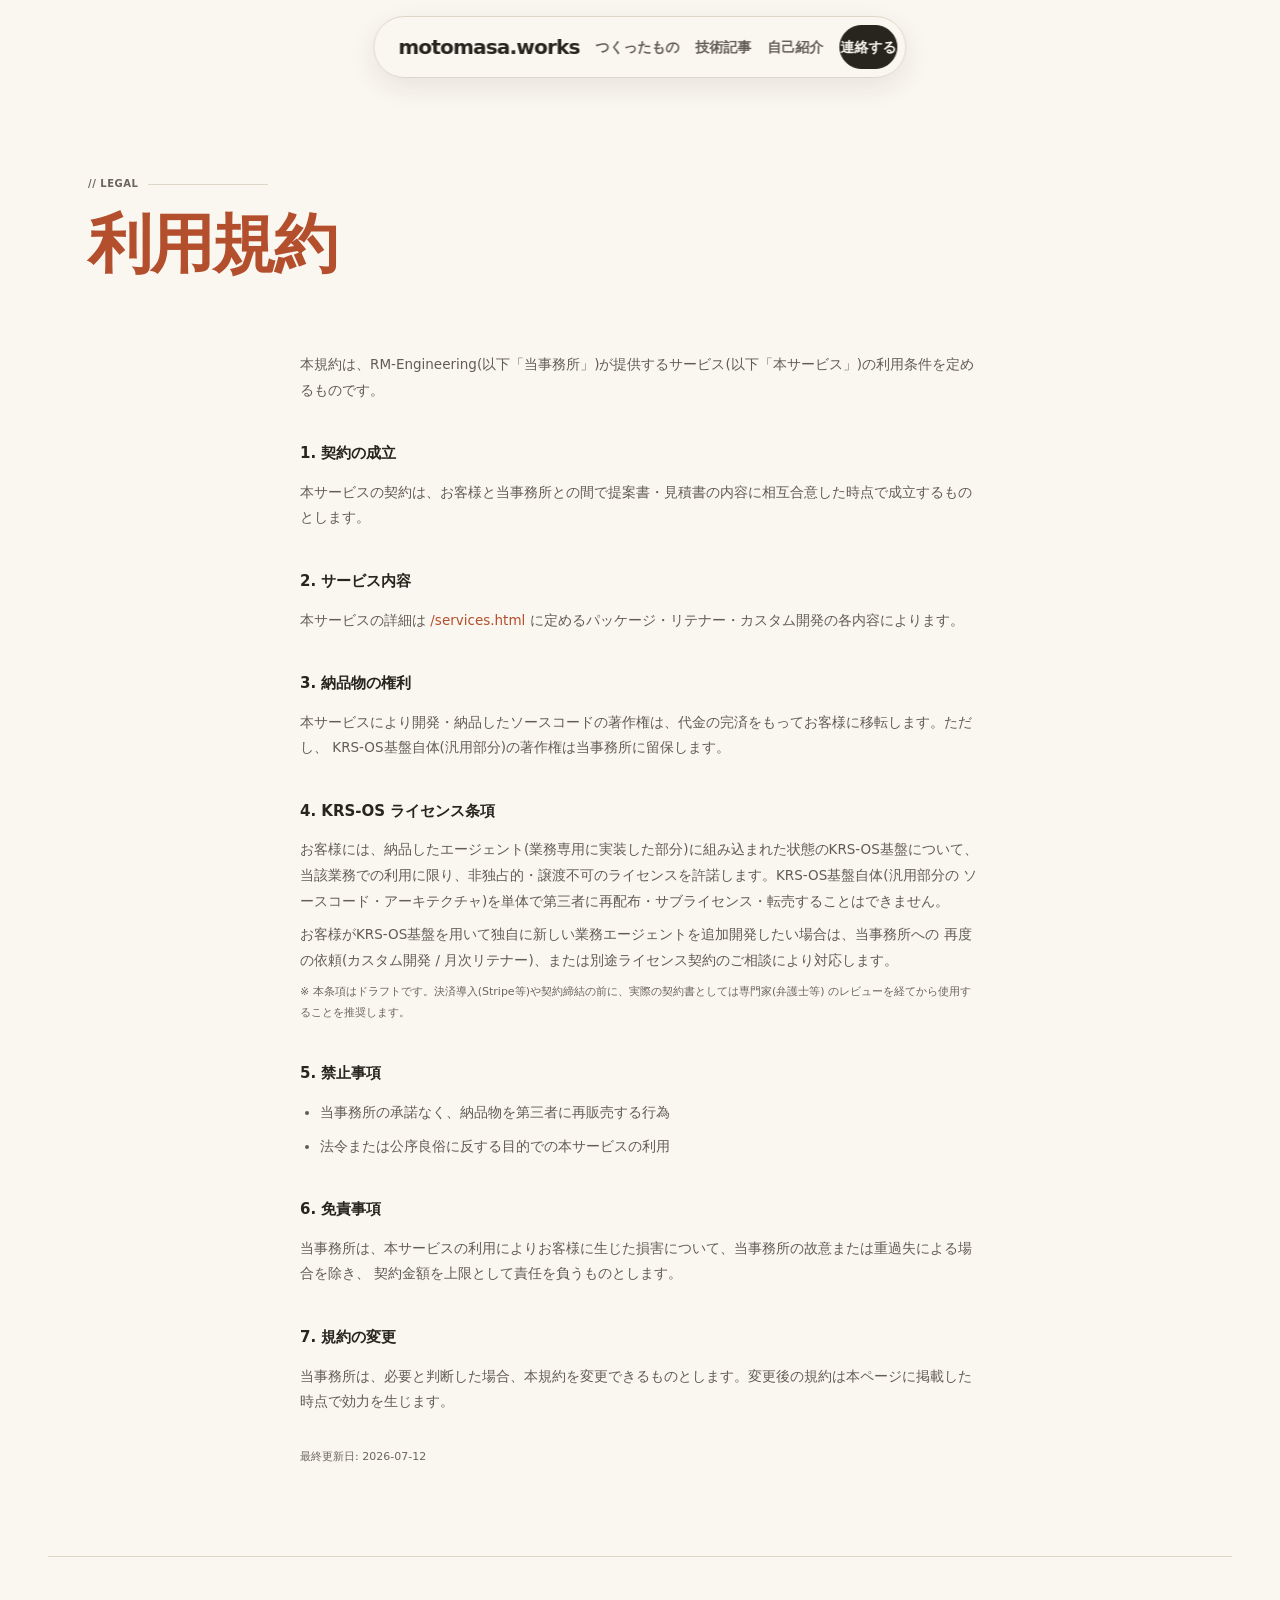
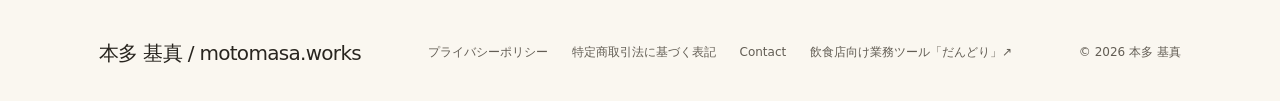
<file: terms.html>
<!DOCTYPE html>
<html lang="ja">
<head>
<meta charset="utf-8">
<meta name="viewport" content="width=device-width, initial-scale=1.0">
<meta name="description" content="RM-Engineering 利用規約">
<meta name="theme-color" content="#faf6ed">
<title>利用規約 — RM-Engineering</title>
<link rel="stylesheet" href="/css/site.css">
<style>
.legal-body{max-width:760px;margin:0 auto;padding:0 40px 80px;font-size:13.5px;color:var(--text2);line-height:1.9}
.legal-body h2{font-family:var(--mono);font-size:15px;color:var(--text-bright);margin:36px 0 12px}
.legal-body p,.legal-body li{margin-bottom:8px}
.legal-body ul{padding-left:20px}
</style>
</head>
<body>
<a class="skip-link" href="#main">Skip to content</a>
<nav aria-label="Primary">
  <a class="nav-logo" href="/">RM<em>.ENG</em></a>
  <ul class="nav-links">
    <li><a href="/product.html">Product</a></li>
    <li><a href="/services.html">Services</a></li>
    <li><a href="/approach.html">Approach</a></li>
    <li><a href="/blog.html">Blog</a></li>
    <li><a href="/about.html">About</a></li>
    <li><a href="/contact.html" class="btn btn-primary" style="padding:6px 16px">お問い合わせ</a></li>
  </ul>
  <button class="nav-toggle" data-nav-toggle aria-label="Toggle navigation" aria-expanded="false">≡</button>
</nav>
<main id="main">
  <header class="page-hero">
    <div class="page-eyebrow">// LEGAL</div>
    <h1 class="page-title"><span class="g">利用規約</span></h1>
  </header>
  <div class="legal-body">
    <p>本規約は、RM-Engineering(以下「当事務所」)が提供するサービス(以下「本サービス」)の利用条件を定めるものです。</p>

    <h2>1. 契約の成立</h2>
    <p>本サービスの契約は、お客様と当事務所との間で提案書・見積書の内容に相互合意した時点で成立するものとします。</p>

    <h2>2. サービス内容</h2>
    <p>本サービスの詳細は <a href="/services.html" style="color:var(--blue)">/services.html</a> に定めるパッケージ・リテナー・カスタム開発の各内容によります。</p>

    <h2>3. 納品物の権利</h2>
    <p>本サービスにより開発・納品したソースコードの著作権は、代金の完済をもってお客様に移転します。ただし、
    KRS-OS基盤自体(汎用部分)の著作権は当事務所に留保します。</p>

    <h2>4. KRS-OS ライセンス条項</h2>
    <p>お客様には、納品したエージェント(業務専用に実装した部分)に組み込まれた状態のKRS-OS基盤について、
    当該業務での利用に限り、非独占的・譲渡不可のライセンスを許諾します。KRS-OS基盤自体(汎用部分の
    ソースコード・アーキテクチャ)を単体で第三者に再配布・サブライセンス・転売することはできません。</p>
    <p>お客様がKRS-OS基盤を用いて独自に新しい業務エージェントを追加開発したい場合は、当事務所への
    再度の依頼(カスタム開発 / 月次リテナー)、または別途ライセンス契約のご相談により対応します。</p>
    <p style="font-size:11px;color:var(--text3)">
    ※ 本条項はドラフトです。決済導入(Stripe等)や契約締結の前に、実際の契約書としては専門家(弁護士等)
    のレビューを経てから使用することを推奨します。
    </p>

    <h2>5. 禁止事項</h2>
    <ul>
      <li>当事務所の承諾なく、納品物を第三者に再販売する行為</li>
      <li>法令または公序良俗に反する目的での本サービスの利用</li>
    </ul>

    <h2>6. 免責事項</h2>
    <p>当事務所は、本サービスの利用によりお客様に生じた損害について、当事務所の故意または重過失による場合を除き、
    契約金額を上限として責任を負うものとします。</p>

    <h2>7. 規約の変更</h2>
    <p>当事務所は、必要と判断した場合、本規約を変更できるものとします。変更後の規約は本ページに掲載した時点で効力を生じます。</p>

    <p style="margin-top:32px;font-family:var(--mono);font-size:11px;color:var(--text3)">最終更新日: 2026-07-12</p>
  </div>
</main>
<footer>
  <div class="foot-logo">[[RM.ENG]] // Recursive Motomasa Engineering</div>
  <div class="foot-links">
    <a href="/privacy.html">プライバシーポリシー</a>
    <a href="/tokushoho.html">特定商取引法に基づく表記</a>
    <a href="/contact.html">Contact</a>
    <a href="https://dandori-lp.vercel.app/" target="_blank" rel="noopener">だんどり（飲食店向けSaaS）↗</a>
  </div>
  <div class="foot-copy">© 2026 RM-Engineering</div>
</footer>
<script src="/js/main.js" defer></script>
</body>
</html>
</file>
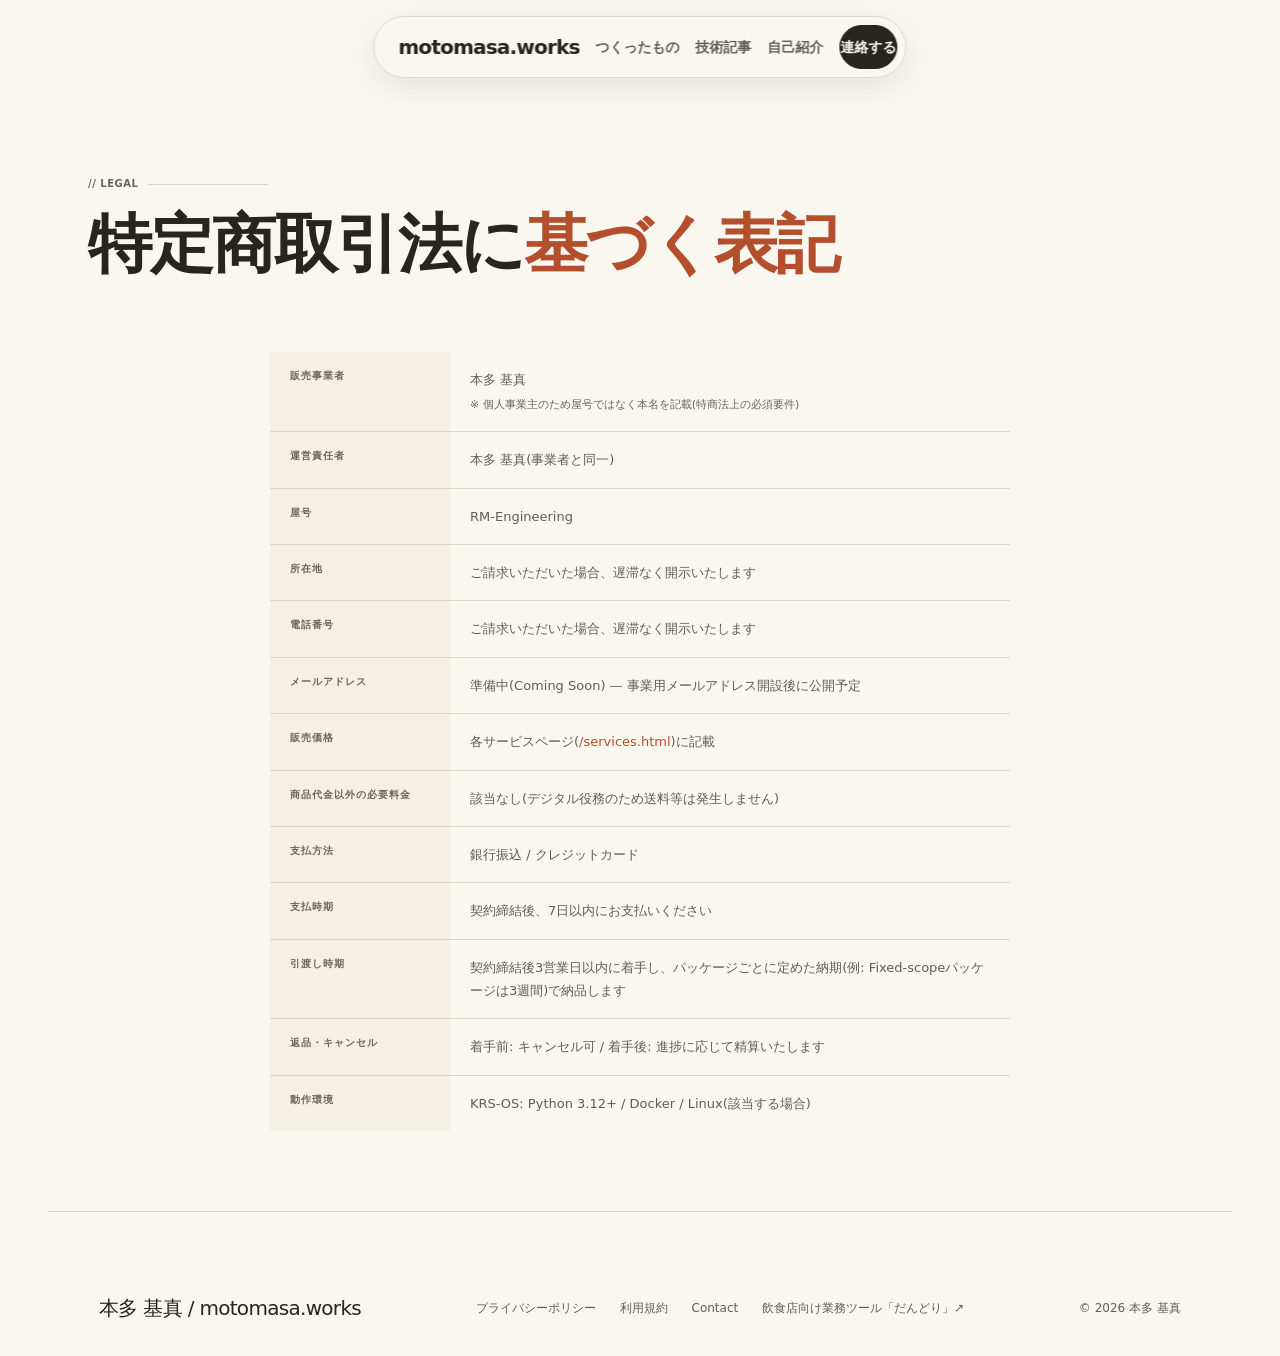
<file: tokushoho.html>
<!DOCTYPE html>
<html lang="ja">
<head>
<meta charset="utf-8">
<meta name="viewport" content="width=device-width, initial-scale=1.0">
<meta name="description" content="RM-Engineering 特定商取引法に基づく表記">
<meta name="theme-color" content="#faf6ed">
<title>特定商取引法に基づく表記 — RM-Engineering</title>
<link rel="stylesheet" href="/css/site.css">
<style>
.legal-body{max-width:820px;margin:0 auto;padding:0 40px 80px}
.tokusho-table{width:100%;border-collapse:collapse;font-size:13px}
.tokusho-table th{text-align:left;font-family:var(--mono);font-size:10px;letter-spacing:1px;color:var(--text3);
  padding:16px 20px;width:180px;vertical-align:top;border-bottom:1px solid var(--border);background:var(--bg1)}
.tokusho-table td{padding:16px 20px;color:var(--text2);line-height:1.8;border-bottom:1px solid var(--border)}
.tokusho-table tr:last-child th,.tokusho-table tr:last-child td{border-bottom:none}
.note{font-size:11px;color:var(--text3);margin-top:4px}
</style>
</head>
<body>
<a class="skip-link" href="#main">Skip to content</a>
<nav aria-label="Primary">
  <a class="nav-logo" href="/">RM<em>.ENG</em></a>
  <ul class="nav-links">
    <li><a href="/product.html">Product</a></li>
    <li><a href="/services.html">Services</a></li>
    <li><a href="/approach.html">Approach</a></li>
    <li><a href="/blog.html">Blog</a></li>
    <li><a href="/about.html">About</a></li>
    <li><a href="/contact.html" class="btn btn-primary" style="padding:6px 16px">お問い合わせ</a></li>
  </ul>
  <button class="nav-toggle" data-nav-toggle aria-label="Toggle navigation" aria-expanded="false">≡</button>
</nav>
<main id="main">
  <header class="page-hero">
    <div class="page-eyebrow">// LEGAL</div>
    <h1 class="page-title">特定商取引法に<span class="g">基づく表記</span></h1>
  </header>
  <div class="legal-body" style="overflow-x:auto">
    <table class="tokusho-table">
      <tr><th>販売事業者</th><td>本多 基真<div class="note">※ 個人事業主のため屋号ではなく本名を記載(特商法上の必須要件)</div></td></tr>
      <tr><th>運営責任者</th><td>本多 基真(事業者と同一)</td></tr>
      <tr><th>屋号</th><td>RM-Engineering</td></tr>
      <tr><th>所在地</th><td>ご請求いただいた場合、遅滞なく開示いたします</td></tr>
      <tr><th>電話番号</th><td>ご請求いただいた場合、遅滞なく開示いたします</td></tr>
      <tr><th>メールアドレス</th><td>準備中(Coming Soon) — 事業用メールアドレス開設後に公開予定</td></tr>
      <tr><th>販売価格</th><td>各サービスページ(<a href="/services.html" style="color:var(--blue)">/services.html</a>)に記載</td></tr>
      <tr><th>商品代金以外の必要料金</th><td>該当なし(デジタル役務のため送料等は発生しません)</td></tr>
      <tr><th>支払方法</th><td>銀行振込 / クレジットカード</td></tr>
      <tr><th>支払時期</th><td>契約締結後、7日以内にお支払いください</td></tr>
      <tr><th>引渡し時期</th><td>契約締結後3営業日以内に着手し、パッケージごとに定めた納期(例: Fixed-scopeパッケージは3週間)で納品します</td></tr>
      <tr><th>返品・キャンセル</th><td>着手前: キャンセル可 / 着手後: 進捗に応じて精算いたします</td></tr>
      <tr><th>動作環境</th><td>KRS-OS: Python 3.12+ / Docker / Linux(該当する場合)</td></tr>
    </table>
  </div>
</main>
<footer>
  <div class="foot-logo">[[RM.ENG]] // Recursive Motomasa Engineering</div>
  <div class="foot-links">
    <a href="/privacy.html">プライバシーポリシー</a>
    <a href="/terms.html">利用規約</a>
    <a href="/contact.html">Contact</a>
    <a href="https://dandori-lp.vercel.app/" target="_blank" rel="noopener">だんどり（飲食店向けSaaS）↗</a>
  </div>
  <div class="foot-copy">© 2026 RM-Engineering</div>
</footer>
<script src="/js/main.js" defer></script>
</body>
</html>
</file>
<file: css/home.css>
/* Hallmark · design-system: shared Warm Paper · macrostructure: Split Studio · tone: personal, direct · nav: N5 · footer: Ft5
 * audience: 制作物と記事からエンジニア本人を知りたい読者 · use: つくったものを試す／技術記事を読む／連絡する
 * knobs: H2 ratio=7/5, right-side=proof column, divider=negative space · Ft5 sentence=38ch, wordmark=under, rule=hairline
 * Hallmark · pre-emit critique: P5 H4 E5 S5 R5 V4 */
@import url("/tokens.css");
html, body { overflow-x: clip; }
* { box-sizing: border-box; }
body { margin: 0; background: var(--color-paper); color: var(--color-ink); font-family: var(--font-body); font-size: var(--text-base); line-height: 1.7; -webkit-font-smoothing: antialiased; }
body.home-v2 > nav:not(.site-nav), body.home-v2 > main#main, body.home-v2 > footer:not(.site-footer), body.home-v2 #boot { display: none; }
body.home-v2 .legacy-skip { display: none; }
a { color: inherit; }
.skip-link { position: fixed; inset: var(--space-sm) auto auto var(--space-sm); z-index: 30; padding: var(--space-sm) var(--space-md); background: var(--color-ink); color: var(--color-on-ink); transform: translateY(-160%); }
.skip-link:focus { transform: translateY(0); }
.site-nav { position: fixed; inset: var(--space-md) auto auto 50%; z-index: 20; display: flex; align-items: center; gap: var(--space-lg); width: max-content; max-width: calc(100% - var(--space-xl)); padding: var(--space-xs) var(--space-xs) var(--space-xs) var(--space-lg); border: var(--rule-hair) solid var(--color-rule); border-radius: var(--radius-pill); background: color-mix(in oklch, var(--color-paper) 90%, transparent); box-shadow: var(--shadow-nav); backdrop-filter: blur(1rem) saturate(110%); transform: translateX(-50%); }
.wordmark { color: var(--color-ink); font-family: var(--font-display); font-size: var(--text-md); font-weight: 700; letter-spacing: -0.04em; text-decoration: none; white-space: nowrap; }
.wordmark span, .hero h1 span { color: var(--color-accent); }
.nav-links { display: flex; align-items: center; gap: var(--space-md); margin: 0; padding: 0; list-style: none; }
.nav-links a, .nav-toggle { color: var(--color-ink-muted); font-family: var(--font-body); font-size: var(--text-sm); font-weight: 700; text-decoration: none; white-space: nowrap; }
.nav-links a:not(.nav-cta) { padding: var(--space-xs); }
.nav-links a:hover, .nav-links a:focus-visible, .nav-links a.active { color: var(--color-accent-strong); }
.nav-cta, .button-primary, .button-secondary { display: inline-flex; align-items: center; justify-content: center; min-height: var(--control-height); padding: var(--space-sm) var(--space-lg); border: var(--rule-hair) solid var(--color-ink); border-radius: var(--radius-pill); font-family: var(--font-body); font-size: var(--text-sm); font-weight: 700; line-height: 1; text-decoration: none; white-space: nowrap; transition: background-color var(--dur-short) var(--ease-out), color var(--dur-short) var(--ease-out), transform var(--dur-short) var(--ease-out), border-color var(--dur-short) var(--ease-out); }
.nav-cta, .button-primary { background: var(--color-ink); color: var(--color-on-ink); }
.nav-links a.nav-cta { color: var(--color-on-ink); }
.button-secondary { background: transparent; color: var(--color-ink); }
.nav-cta:hover, .button-primary:hover { background: var(--color-accent-strong); border-color: var(--color-accent-strong); color: var(--color-on-ink); }
.nav-links a.nav-cta:hover, .nav-links a.nav-cta:focus-visible { color: var(--color-on-ink); }
.button-secondary:hover { border-color: var(--color-accent-strong); color: var(--color-accent-strong); }
.nav-cta:active, .button-primary:active, .button-secondary:active { transform: translateY(1px); }
.nav-cta:focus-visible, .button-primary:focus-visible, .button-secondary:focus-visible, .nav-links a:focus-visible, .nav-toggle:focus-visible { outline: 3px solid var(--color-focus); outline-offset: 3px; }
.nav-cta[aria-disabled="true"], .button-primary[aria-disabled="true"], .button-secondary[aria-disabled="true"] { cursor: not-allowed; opacity: 0.55; pointer-events: none; }
.nav-toggle { display: none; min-width: var(--control-height); min-height: var(--control-height); border: 0; background: transparent; cursor: pointer; }
.hero { display: grid; grid-template-columns: minmax(0, 7fr) minmax(0, 5fr); gap: clamp(var(--space-xl), 6vw, var(--space-4xl)); align-items: end; max-width: var(--page-width); min-height: 43rem; margin: 0 auto; padding: var(--space-hero-top) var(--page-gutter) var(--space-4xl); }
.hero-kicker, .section-kicker, .project-label, .archive-meta { color: var(--color-ink-muted); font-family: var(--font-body); font-size: var(--text-xs); font-weight: 700; letter-spacing: 0.04em; }
.hero h1, .section-heading, .footer-line { overflow-wrap: anywhere; min-width: 0; }
.hero h1 { max-width: 11ch; margin: var(--space-md) 0 var(--space-lg); font-family: var(--font-display); font-size: var(--text-display); font-weight: 700; letter-spacing: -0.06em; line-height: 1.03; }
.hero-copy { max-width: 35rem; margin: 0; color: var(--color-ink-muted); }
.hero-actions { display: flex; flex-wrap: wrap; gap: var(--space-sm); margin-top: var(--space-xl); }
.hero-note { display: grid; gap: var(--space-lg); padding: var(--space-xl); border-block: var(--rule-hair) solid var(--color-rule); }
.hero-note p { margin: 0; color: var(--color-ink-muted); font-size: var(--text-sm); }
.hero-note strong { color: var(--color-ink); }
.page-section { max-width: var(--page-width); margin: 0 auto; padding: var(--space-4xl) var(--page-gutter); }
.split-section { display: grid; grid-template-columns: minmax(0, 5fr) minmax(0, 7fr); gap: clamp(var(--space-xl), 7vw, var(--space-4xl)); align-items: start; }
.split-section.reverse { grid-template-columns: minmax(0, 7fr) minmax(0, 5fr); }
.section-heading { max-width: 15ch; margin: var(--space-sm) 0 0; font-family: var(--font-display); font-size: var(--text-2xl); font-weight: 700; letter-spacing: -0.045em; line-height: 1.12; }
.section-copy { margin: var(--space-lg) 0 0; color: var(--color-ink-muted); }
.dandori-sheet { display: grid; gap: var(--space-lg); padding: clamp(var(--space-xl), 4vw, var(--space-2xl)); background: var(--color-paper-raised); border: var(--rule-hair) solid var(--color-rule); border-radius: var(--radius-md); }
.dandori-mark { display: flex; align-items: center; gap: var(--space-sm); color: var(--color-ink); font-family: var(--font-display); font-size: var(--text-xl); font-weight: 700; letter-spacing: -0.05em; }
.dandori-dot { width: 0.75rem; height: 0.75rem; border-radius: 50%; background: var(--color-accent); }
.dandori-sheet p { max-width: 38rem; margin: 0; color: var(--color-ink-muted); }
.dandori-list { display: grid; gap: 0; margin: 0; padding: 0; list-style: none; border-top: var(--rule-hair) solid var(--color-rule); }
.dandori-list li { display: grid; grid-template-columns: 1.25rem 1fr; gap: var(--space-sm); padding: var(--space-sm) 0; border-bottom: var(--rule-hair) solid var(--color-rule); color: var(--color-ink-muted); font-size: var(--text-sm); }
.dandori-list span { color: var(--color-accent-strong); font-family: var(--font-body); font-weight: 700; }
.work-list { display: grid; gap: 0; border-top: var(--rule-hair) solid var(--color-rule); }
.work-item { display: grid; grid-template-columns: minmax(0, 1fr) auto; gap: var(--space-lg); align-items: baseline; padding: var(--space-lg) 0; border-bottom: var(--rule-hair) solid var(--color-rule); text-decoration: none; }
.work-item:hover .work-title, .work-item:focus-visible .work-title { color: var(--color-accent-strong); }
.work-title { font-family: var(--font-display); font-size: var(--text-lg); font-weight: 700; letter-spacing: -0.035em; transition: color var(--dur-short) var(--ease-out); }
.work-detail { display: block; margin-top: var(--space-xs); color: var(--color-ink-muted); font-size: var(--text-sm); }
.work-arrow { color: var(--color-accent-strong); font-family: var(--font-body); font-weight: 700; }
.archive { background: var(--color-paper-soft); }
.archive-grid { display: grid; grid-template-columns: minmax(0, 5fr) minmax(0, 7fr); gap: clamp(var(--space-xl), 7vw, var(--space-4xl)); }
.archive-links { display: grid; gap: 0; border-top: var(--rule-hair) solid var(--color-rule); }
.archive-link { display: grid; grid-template-columns: auto minmax(0, 1fr); gap: var(--space-md); align-items: baseline; padding: var(--space-lg) 0; border-bottom: var(--rule-hair) solid var(--color-rule); color: var(--color-ink); text-decoration: none; }
.archive-link:hover, .archive-link:focus-visible { color: var(--color-accent-strong); }
.archive-link strong { font-size: var(--text-sm); }
.contact-band { max-width: var(--page-width); margin: 0 auto; padding: var(--space-4xl) var(--page-gutter); }
.contact-band-inner { display: flex; flex-wrap: wrap; align-items: end; justify-content: space-between; gap: var(--space-xl); padding-top: var(--space-2xl); border-top: var(--rule-hair) solid var(--color-rule-strong); }
.contact-band h2 { max-width: 16ch; margin: 0; font-family: var(--font-display); font-size: var(--text-2xl); font-weight: 700; letter-spacing: -0.045em; line-height: 1.12; }
.site-footer { max-width: var(--page-width); margin: 0 auto; padding: var(--space-3xl) var(--page-gutter) var(--space-xl); }
.footer-line { max-width: 20ch; margin: 0 0 var(--space-2xl); font-family: var(--font-display); font-size: clamp(var(--text-xl), 4vw, var(--text-3xl)); font-weight: 700; letter-spacing: -0.05em; line-height: 1.05; }
.footer-meta { display: flex; flex-wrap: wrap; justify-content: space-between; gap: var(--space-md); padding-top: var(--space-md); border-top: var(--rule-hair) solid var(--color-rule); color: var(--color-ink-muted); font-size: var(--text-xs); }
.footer-meta a { color: inherit; text-decoration: none; white-space: nowrap; }
.footer-meta a:hover, .footer-meta a:focus-visible { color: var(--color-accent-strong); }
@media (max-width: 48rem) { .site-nav { gap: var(--space-sm); padding-left: var(--space-md); } .nav-links { position: absolute; top: calc(100% + var(--space-xs)); right: 0; display: none; width: min(20rem, calc(100vw - var(--space-xl))); padding: var(--space-sm); border: var(--rule-hair) solid var(--color-rule); border-radius: var(--radius-md); background: var(--color-paper); box-shadow: var(--shadow-nav); } .nav-links.open { display: grid; } .nav-links a:not(.nav-cta) { display: flex; align-items: center; min-height: var(--control-height); } .nav-toggle { display: inline-grid; place-items: center; } .hero, .split-section, .split-section.reverse, .archive-grid { grid-template-columns: minmax(0, 1fr); } .hero { min-height: auto; padding-top: var(--space-3xl); } .hero-note { margin-top: var(--space-xl); } }
@media (max-width: 25rem) { .site-nav { width: calc(100% - var(--space-xl)); justify-content: space-between; } .wordmark { font-size: var(--text-base); } .hero-actions, .contact-band-inner { align-items: stretch; } .hero-actions .button-primary, .hero-actions .button-secondary, .contact-band .button-primary { width: 100%; } }
@media (prefers-reduced-motion: reduce) { *, *::before, *::after { scroll-behavior: auto !important; transition-duration: 0ms !important; } }
</file>
<file: css/site.css>
/* Hallmark · design-system: shared Warm Paper · macrostructure: page-specific · nav: N5 · footer: Ft5
 * audience: 本人の活動・制作物・記事を知りたい人 · use: 読む／試す／連絡する · tone: 明るく実直
 * Hallmark · pre-emit critique: P5 H5 E5 S5 R5 V4 · contrast: rechecked after token sync · responsive: 320–1280px */
@import url("/tokens.css");

/* Legacy selectors below use these aliases. Their values come only from /tokens.css. */

/* ── RESET ────────────────────────────────── */
*, *::before, *::after { box-sizing: border-box; margin: 0; padding: 0; }
/* overflow-x は hidden ではなく clip。hidden は子孫の position: sticky /
   fixed を壊すが、clip は壊さない。html と body の両方に必要。 */
html { scroll-behavior: smooth; overflow-x: clip; }
html,
body { overflow-x: clip; }

body {
  background: var(--bg);
  color: var(--text);
  font-family: var(--sans);
  line-height: 1.6;
  overflow-x: clip;
  -webkit-font-smoothing: antialiased;
  -moz-osx-font-smoothing: grayscale;
  min-height: 100vh;
}

img, svg { max-width: 100%; display: block; }
a { color: inherit; text-decoration: none; }
button { font: inherit; cursor: pointer; }

/* ── FOREGROUND TEXTURES (scanlines + grid) ──── */
body::after {
  content: '';
  position: fixed; inset: 0;
  pointer-events: none;
  z-index: 9000;
  background: repeating-linear-gradient(
    0deg, transparent, transparent 2px,
    rgba(0, 0, 0, .15) 2px, rgba(0, 0, 0, .15) 4px
  );
  opacity: .4;
}
body::before {
  content: '';
  position: fixed; inset: 0;
  pointer-events: none;
  z-index: 0;
  background-image:
    linear-gradient(rgba(74, 158, 255, .025) 1px, transparent 1px),
    linear-gradient(90deg, rgba(74, 158, 255, .025) 1px, transparent 1px);
  background-size: 40px 40px;
}

/* ── NAV (fixed top) ──────────────────────── */
nav {
  position: fixed; top: 0; left: 0; right: 0;
  z-index: 100;
  height: 48px;
  padding: 0 40px;
  display: flex; align-items: center;
  background: rgba(5, 8, 16, .9);
  border-bottom: 1px solid var(--border);
  backdrop-filter: blur(16px);
  -webkit-backdrop-filter: blur(16px);
}
.nav-logo {
  font-family: var(--mono);
  font-size: 12px;
  font-weight: 700;
  color: var(--green);
  margin-right: auto;
  letter-spacing: 2px;
}
.nav-logo em { color: var(--text3); font-style: normal; }

.nav-links { display: flex; gap: 32px; list-style: none; align-items: center; }
.nav-links a {
  font-family: var(--mono);
  font-size: 10px;
  color: var(--text3);
  letter-spacing: 1.5px;
  transition: color .12s;
  padding: 4px 0;
}
.nav-links a:hover,
.nav-links a:focus-visible,
.nav-links a.active { color: var(--text); outline: none; }
.nav-links a.active { color: var(--blue); }

/* CTA button inside nav must win over .nav-links a's color rule (was invisible:
   --text3 text on a --blue button background, since ".nav-links a.active" and
   ".btn-primary" tied in specificity and source order picked the wrong one).
   白文字は --blue に対して 2.75:1 しかなくWCAG AA(4.5:1)を満たさなかったため、
   --on-accent（濃紺インク, 6.9:1）に変更。 */
nav .nav-links a.btn-primary,
nav .nav-links a.btn-primary:hover,
nav .nav-links a.btn-primary.active { color: var(--on-accent); }

.nav-pill {
  display: inline-flex; align-items: center; gap: 5px;
  margin-left: 32px;
  background: rgba(0, 230, 118, .06);
  border: 1px solid rgba(0, 230, 118, .18);
  border-radius: 20px;
  padding: 3px 10px 3px 8px;
  font-family: var(--mono);
  font-size: 9px;
  color: var(--green);
  letter-spacing: 1px;
}
.pulse {
  width: 6px; height: 6px;
  border-radius: 50%;
  background: var(--green);
  box-shadow: 0 0 8px var(--green);
  animation: pulse 2.4s ease infinite;
}
.nav-toggle {
  display: none;
  background: none; border: 1px solid var(--border2);
  color: var(--text); font-size: 14px;
  padding: 4px 10px;
  border-radius: var(--radius-sm);
}

/* ── PAGE HERO (sub pages) ────────────────── */
.page-hero {
  padding: 140px 40px 60px;
  max-width: var(--max-w);
  margin: 0 auto;
  position: relative;
  z-index: 1;
}
.page-eyebrow {
  font-family: var(--mono);
  font-size: 10px;
  color: var(--text3);
  letter-spacing: 3px;
  text-transform: uppercase;
  margin-bottom: 20px;
  display: flex; align-items: center; gap: 10px;
}
.page-eyebrow::after {
  content: '';
  flex: 1; height: 1px;
  background: var(--border);
  max-width: 120px;
}
.page-title {
  font-family: var(--mono);
  font-size: clamp(36px, 5vw, 64px);
  font-weight: 700;
  color: var(--text-bright);
  letter-spacing: -2px;
  line-height: 1;
  margin-bottom: 16px;
}
/* 強調は単色アクセントで出す。グラデーション文字は可読性を落とすうえ、
   青→シアン→紫は最も典型的な "AI生成" の指紋なので使わない。 */
.page-title .g { color: var(--blue); }
.page-desc {
  font-size: 15px;
  color: var(--text2);
  max-width: 640px;
  line-height: 1.75;
}

/* ── SECTION COMMON ───────────────────────── */
.section {
  padding: 80px 80px;
  max-width: var(--max-w);
  margin: 0 auto;
  position: relative;
  z-index: 1;
}
.sec-label {
  font-family: var(--mono);
  font-size: 9px;
  color: var(--text3);
  letter-spacing: 3px;
  text-transform: uppercase;
  margin-bottom: 36px;
  display: flex; align-items: center; gap: 12px;
}
.sec-label .sl-num { color: var(--border2); }
.sec-label::after {
  content: '';
  flex: 1; height: 1px;
  background: linear-gradient(90deg, var(--border), transparent);
  max-width: 200px;
}

/* ── SECTION HEADER (readable two-part) ─────
   .sec-eyebrow = small mono tag (英字ラベル), .sec-title = 大きく読める日本語見出し.
   旧 .sec-label は日本語の文章を 9px に押し込んでいて読みにくかったため分離。 */
.sec-head { margin-bottom: 40px; }
.sec-eyebrow {
  font-family: var(--mono);
  font-size: 10px;
  color: var(--blue);
  letter-spacing: 2.5px;
  text-transform: uppercase;
  display: flex; align-items: center; gap: 10px;
  margin-bottom: 14px;
}
.sec-eyebrow .sl-num { color: var(--text3); }
.sec-eyebrow::after {
  content: '';
  flex: 1; height: 1px;
  background: linear-gradient(90deg, var(--border2), transparent);
  max-width: 160px;
}
.sec-title {
  font-family: var(--sans);
  font-size: clamp(22px, 3vw, 30px);
  font-weight: 600;
  color: var(--text-bright);
  line-height: 1.4;
  letter-spacing: -.3px;
}
.sec-sub {
  font-size: 14.5px;
  color: var(--text2);
  line-height: 1.8;
  max-width: 680px;
  margin-top: 14px;
}

/* ── JOURNEY STEPPER ──────────────────────── */
.journey {
  display: grid;
  grid-template-columns: repeat(3, 1fr);
  gap: 16px;
  max-width: var(--max-w);
  margin: 0 auto;
  padding: 0 80px;
  position: relative;
  z-index: 1;
}
.journey-step {
  background: var(--bg1);
  border: 1px solid var(--border);
  border-radius: var(--radius-lg);
  padding: 24px 22px;
  position: relative;
}
.journey-step .js-num {
  font-family: var(--mono);
  font-size: 11px;
  color: var(--blue);
  letter-spacing: 1.5px;
  margin-bottom: 10px;
}
.journey-step .js-title {
  font-size: 15px; font-weight: 600; color: var(--text-bright);
  margin-bottom: 6px;
}
.journey-step .js-desc { font-size: 12.5px; color: var(--text2); line-height: 1.7; }
.journey-step .js-arrow {
  position: absolute; right: -11px; top: 50%; transform: translateY(-50%);
  color: var(--border2); font-family: var(--mono); font-size: 14px; z-index: 2;
  background: var(--bg); padding: 2px 0;
}

/* ── PROOF / PORTFOLIO PREVIEW (homepage) ──── */
.proof-preview { display: grid; grid-template-columns: 1fr 1fr; gap: 18px; }
.proof-card {
  background: var(--bg1); border: 1px solid var(--border);
  border-radius: var(--radius-lg); padding: 26px 24px;
  display: flex; flex-direction: column; gap: 12px;
  transition: border-color .12s, transform .12s;
}
.proof-card:hover { border-color: var(--border2); transform: translateY(-2px); }
.proof-card .pc-tag {
  display: inline-flex; align-items: center; gap: 6px;
  font-family: var(--mono); font-size: 9px; color: var(--green); letter-spacing: 1px;
}
.proof-card .pc-title { font-size: 16px; font-weight: 600; color: var(--text-bright); }
.proof-card .pc-desc { font-size: 13px; color: var(--text2); line-height: 1.75; flex: 1; }
.proof-card .pc-link { font-family: var(--mono); font-size: 10px; color: var(--blue); letter-spacing: 1px; }

.divider {
  border: none;
  border-top: 1px solid var(--border);
  max-width: var(--max-w);
  margin: 0 auto;
  position: relative; z-index: 1;
}

/* ── BUTTONS ──────────────────────────────── */
.btn {
  font-family: var(--mono);
  font-size: 11px;
  padding: 10px 22px;
  border-radius: var(--radius-sm);
  letter-spacing: 1.5px;
  /* transition: all は禁止（意図しないプロパティまで拾う）。対象を明示する。 */
  transition: background-color .12s, border-color .12s, color .12s;
  display: inline-flex; align-items: center; gap: 8px;
  border: 1px solid;
  white-space: nowrap; /* CTAラベルは絶対に2行に折り返さない */
}
/* フォーカスリングは即時表示（トランジションさせない） */
.btn:focus-visible {
  outline: 2px solid var(--blue);
  outline-offset: 2px;
  transition: none;
}
.btn:disabled,
.btn[aria-disabled="true"] {
  opacity: .55;
  cursor: not-allowed;
  box-shadow: none;
}
.btn-primary {
  background: var(--blue);
  color: var(--on-accent);
  border-color: var(--blue);
}
/* hover効果は1つだけ（色の変化のみ）。グローを重ねると装飾過多になる。 */
.btn-primary:hover:not(:disabled) { background: var(--blue-bright); border-color: var(--blue-bright); }
.btn-primary:active:not(:disabled) { background: var(--blue-deep); border-color: var(--blue-deep); }
.btn-ghost {
  background: transparent;
  color: var(--text2);
  border-color: var(--border2);
}
.btn-ghost:hover:not(:disabled) { border-color: var(--blue); color: var(--text); }
.btn-ghost:active:not(:disabled) { border-color: var(--blue-deep); color: var(--text-bright); }

/* ── FOOTER ───────────────────────────────── */
footer {
  border-top: 1px solid var(--border);
  padding: 32px 80px;
  display: flex;
  align-items: center;
  justify-content: space-between;
  gap: 16px;
  position: relative;
  z-index: 1;
  flex-wrap: wrap;
}
.foot-logo {
  font-family: var(--mono);
  font-size: 11px;
  color: var(--text3);
  letter-spacing: 2px;
}
.foot-links { display: flex; gap: 24px; flex-wrap: wrap; }
.foot-links a {
  font-family: var(--mono);
  font-size: 10px;
  color: var(--text3);
  letter-spacing: 1px;
  transition: color .12s;
}
.foot-links a:hover,
.foot-links a:focus-visible { color: var(--text); outline: none; }
.foot-copy {
  font-family: var(--mono);
  font-size: 9px;
  color: var(--text3);
}

/* ── TERMINAL CARD (shared component) ─────── */
.term-card {
  background: var(--bg1);
  border: 1px solid var(--border2);
  border-radius: var(--radius-lg);
  overflow: hidden;
  font-family: var(--mono);
  font-size: 11.5px;
  box-shadow:
    0 0 60px rgba(74, 158, 255, .08),
    inset 0 1px 0 rgba(255, 255, 255, .03);
}
.term-bar {
  display: flex; align-items: center; gap: 7px;
  padding: 10px 14px;
  background: rgba(0, 0, 0, .4);
  border-bottom: 1px solid var(--border);
}
.td { width: 11px; height: 11px; border-radius: 50%; }
.td-r { background: #ff5f57; }
.td-y { background: #febc2e; }
.td-g { background: #28c840; }
.term-title {
  font-size: 10px;
  color: var(--text3);
  margin-left: 4px;
  letter-spacing: 1px;
}
.term-body { padding: 20px; line-height: 2; color: var(--text2); }

/* Syntax tokens (used inside term-body) */
.t-prompt  { color: var(--text3); }
.t-cmd     { color: var(--green); }
.t-kw      { color: var(--purple); }
.t-fn      { color: var(--cyan); }
.t-str     { color: var(--amber); }
.t-num     { color: var(--blue); }
.t-comment { color: var(--text3); }
.t-ok      { color: var(--green); }
.t-dim     { color: var(--text3); }
.t-err     { color: var(--red); }
.t-blank   { display: block; height: 10px; }

/* ── TAG / BADGE (shared) ─────────────────── */
.tag {
  font-family: var(--mono);
  font-size: 9px;
  padding: 2px 8px;
  border-radius: var(--radius-sm);
  letter-spacing: 1px;
  border: 1px solid var(--border);
  color: var(--text3);
}
.tag-blue   { color: var(--blue);   border-color: rgba(74,158,255,.25);  background: rgba(74,158,255,.08); }
.tag-green  { color: var(--green);  border-color: rgba(0,230,118,.25);   background: rgba(0,230,118,.08); }
.tag-purple { color: var(--purple); border-color: rgba(179,136,255,.25); background: rgba(179,136,255,.1); }
.tag-cyan   { color: var(--cyan);   border-color: rgba(0,188,212,.25);   background: rgba(0,188,212,.08); }
.tag-amber  { color: var(--amber);  border-color: rgba(255,193,7,.25);   background: rgba(255,193,7,.08); }

/* ── ANIMATIONS ───────────────────────────── */
@keyframes pulse {
  0%, 100% { transform: scale(1);  opacity: 1; }
  50%      { transform: scale(.7); opacity: .5; }
}
@keyframes blink {
  0%, 100% { opacity: 1; }
  50%      { opacity: 0; }
}
@keyframes fadeUp {
  from { opacity: 0; transform: translateY(20px); }
  to   { opacity: 1; transform: translateY(0); }
}

/* ── RESPONSIVE ───────────────────────────── */
@media (max-width: 1100px) {
  .section { padding: 60px 40px; }
  .site-footer { padding: 24px 40px; }
  .page-hero { padding: 120px 40px 48px; }
  .journey { padding: 0 40px; }
}
@media (max-width: 900px) {
  .journey { grid-template-columns: 1fr; }
  .journey-step .js-arrow { display: none; }
  .proof-preview { grid-template-columns: 1fr; }
}
@media (max-width: 768px) {
  /* セレクタは `.nav` ではなく要素 `nav`（class="nav" は存在しないため旧ルールは死んでいた） */
  nav { padding: 0 20px; }
  .nav-pill { display: none; }

  /* モバイルはドロワーに畳む。
     従来は gap と font-size を縮めるだけで畳んでおらず、狭い画面ではリンクが
     はみ出して overflow-x: clip に切り取られ、操作不能になっていた。 */
  .nav-toggle { display: inline-block; margin-left: auto; }
  .nav-links {
    display: none;
    position: absolute;
    top: 48px; left: 0; right: 0;
    flex-direction: column;
    align-items: stretch;
    gap: 0;
    padding: 4px 20px 14px;
    background: var(--bg1);
    border-bottom: 1px solid var(--border);
  }
  .nav-links.open { display: flex; }
  .nav-links li { border-top: 1px solid var(--border); }
  .nav-links a { display: block; font-size: 12px; padding: 12px 0; letter-spacing: 1px; }
  .nav-links a.btn-primary { text-align: center; margin-top: 10px; padding: 12px 22px; }

  .section { padding: 48px 20px; }
  .journey { padding: 0 20px; }
  .site-footer {
    padding: 24px 20px;
    flex-direction: column;
    text-align: center;
  }
  .page-hero { padding: 100px 20px 40px; }
}

/* ── A11Y ────────────────────────────────── */
@media (prefers-reduced-motion: reduce) {
  *, *::before, *::after {
    animation-duration: .01ms !important;
    animation-iteration-count: 1 !important;
    transition-duration: .01ms !important;
    scroll-behavior: auto !important;
  }
}

/* Skip link */
.skip-link {
  position: absolute;
  left: -9999px;
  top: 0;
  z-index: 200;
  background: var(--bg1);
  color: var(--blue);
  padding: 8px 16px;
  font-family: var(--mono);
  font-size: 11px;
  border: 1px solid var(--blue);
  border-radius: var(--radius-sm);
}
.skip-link:focus {
  left: 16px;
  top: 8px;
  outline: 2px solid var(--blue);
}

/* Visually-hidden but accessible */
.sr-only {
  position: absolute;
  width: 1px; height: 1px;
  padding: 0; margin: -1px;
  overflow: hidden;
  clip: rect(0, 0, 0, 0);
  white-space: nowrap;
  border: 0;
}

/* ── LIGHT PERSONAL-SITE OVERRIDES ───────────────────────────
   The older pages keep their existing markup and page-specific CSS. These
   aliases deliberately remap that vocabulary to the shared personal-site
   system used by the current homepage. */
:root {
  --bg: var(--color-paper);
  --bg1: var(--color-paper-raised);
  --bg2: var(--color-paper-soft);
  --bg3: var(--color-paper-soft);
  --border: var(--color-rule);
  --border2: var(--color-rule-strong);
  --text-bright: var(--color-ink);
  --text: var(--color-ink);
  --text2: var(--color-ink-muted);
  --text3: var(--color-ink-faint);
  --green: var(--color-success);
  --blue: var(--color-accent);
  --cyan: var(--color-accent-strong);
  --purple: var(--color-accent-strong);
  --amber: var(--color-accent-strong);
  --red: var(--color-accent-strong);
  --blue-bright: var(--color-accent-strong);
  --blue-deep: var(--color-ink);
  --on-accent: var(--color-on-ink);
  --sans: var(--font-body);
  --mono: var(--font-body);
  --radius-sm: var(--radius-md);
  --radius: var(--radius-md);
  --radius-lg: var(--radius-md);
  --max-w: var(--page-width);
}

body {
  background: var(--color-paper);
  color: var(--color-ink);
  font-family: var(--font-body);
}

body::before,
body::after { display: none; }

nav {
  top: var(--space-md);
  left: 50%;
  right: auto;
  width: max-content;
  max-width: calc(100% - var(--space-xl));
  min-height: var(--control-height);
  height: auto;
  padding: var(--space-xs) var(--space-xs) var(--space-xs) var(--space-lg);
  border: var(--rule-hair) solid var(--color-rule);
  border-radius: var(--radius-pill);
  background: color-mix(in oklch, var(--color-paper) 92%, transparent);
  box-shadow: var(--shadow-nav);
  transform: translateX(-50%);
}

.nav-logo {
  color: var(--color-ink);
  font-family: var(--font-display);
  font-size: var(--text-md);
  letter-spacing: -0.04em;
  margin-right: var(--space-md);
}

.nav-logo em { color: var(--color-accent); }
.nav-links { gap: var(--space-md); }
.nav-links a { color: var(--color-ink-muted); font-family: var(--font-body); font-size: var(--text-sm); font-weight: 700; letter-spacing: 0; }
.nav-links a:hover,
.nav-links a:focus-visible,
.nav-links a.active { color: var(--color-accent-strong); }
nav .nav-links a.btn-primary,
nav .nav-links a.btn-primary:hover,
nav .nav-links a.btn-primary.active { color: var(--color-on-ink); }

.page-hero { padding-top: clamp(8rem, 14vw, 11rem); }
.page-eyebrow,
.sec-eyebrow,
.sec-label { color: var(--color-ink-faint); font-family: var(--font-body); font-weight: 700; letter-spacing: 0.05em; }
.page-title,
.sec-title { color: var(--color-ink); font-family: var(--font-display); font-weight: 700; overflow-wrap: anywhere; min-width: 0; }
.page-title .g { color: var(--color-accent); }

.btn {
  min-height: var(--control-height);
  border-radius: var(--radius-pill);
  font-family: var(--font-body);
  font-size: var(--text-sm);
  font-weight: 700;
  letter-spacing: 0;
}

.btn-primary { background: var(--color-ink); border-color: var(--color-ink); color: var(--color-on-ink); }
.btn-primary:hover:not(:disabled) { background: var(--color-accent-strong); border-color: var(--color-accent-strong); }
.btn-primary:active:not(:disabled) { background: var(--color-ink); border-color: var(--color-ink); }
.btn-ghost { border-color: var(--color-ink); color: var(--color-ink); }
.btn-ghost:hover:not(:disabled) { border-color: var(--color-accent-strong); color: var(--color-accent-strong); }
.btn:focus-visible,
.nav-links a:focus-visible,
.nav-toggle:focus-visible { outline: 3px solid var(--color-focus); outline-offset: 3px; }

.section,
.page-hero,
.journey { z-index: 1; }

footer {
  max-width: var(--page-width);
  margin: 0 auto;
  padding: var(--space-3xl) var(--page-gutter) var(--space-xl);
  border-top: var(--rule-hair) solid var(--color-rule);
}

.foot-logo { color: var(--color-ink); font-family: var(--font-display); font-size: var(--text-md); letter-spacing: -0.035em; }
.foot-links a,
.foot-copy { color: var(--color-ink-muted); font-family: var(--font-body); font-size: var(--text-xs); letter-spacing: 0; }
.foot-links a:hover,
.foot-links a:focus-visible { color: var(--color-accent-strong); }

.term-card { box-shadow: none; }
.term-bar { background: var(--color-paper-soft); }
.tag { font-family: var(--font-body); font-weight: 700; letter-spacing: 0; }

@media (max-width: 48rem) {
  nav { left: var(--space-md); right: var(--space-md); width: auto; max-width: none; transform: none; }
  .nav-toggle { min-width: var(--control-height); min-height: var(--control-height); }
  .nav-links { top: calc(100% + var(--space-xs)); left: 0; right: 0; padding: var(--space-sm); border: var(--rule-hair) solid var(--color-rule); border-radius: var(--radius-md); background: var(--color-paper); box-shadow: var(--shadow-nav); }
  .nav-links li { border-top: 0; }
  .nav-links a { min-height: var(--control-height); display: flex; align-items: center; }
  .nav-links a.btn-primary { margin-top: 0; padding: var(--space-sm) var(--space-lg); }
  footer { padding-inline: var(--page-gutter); }
}
</file>
